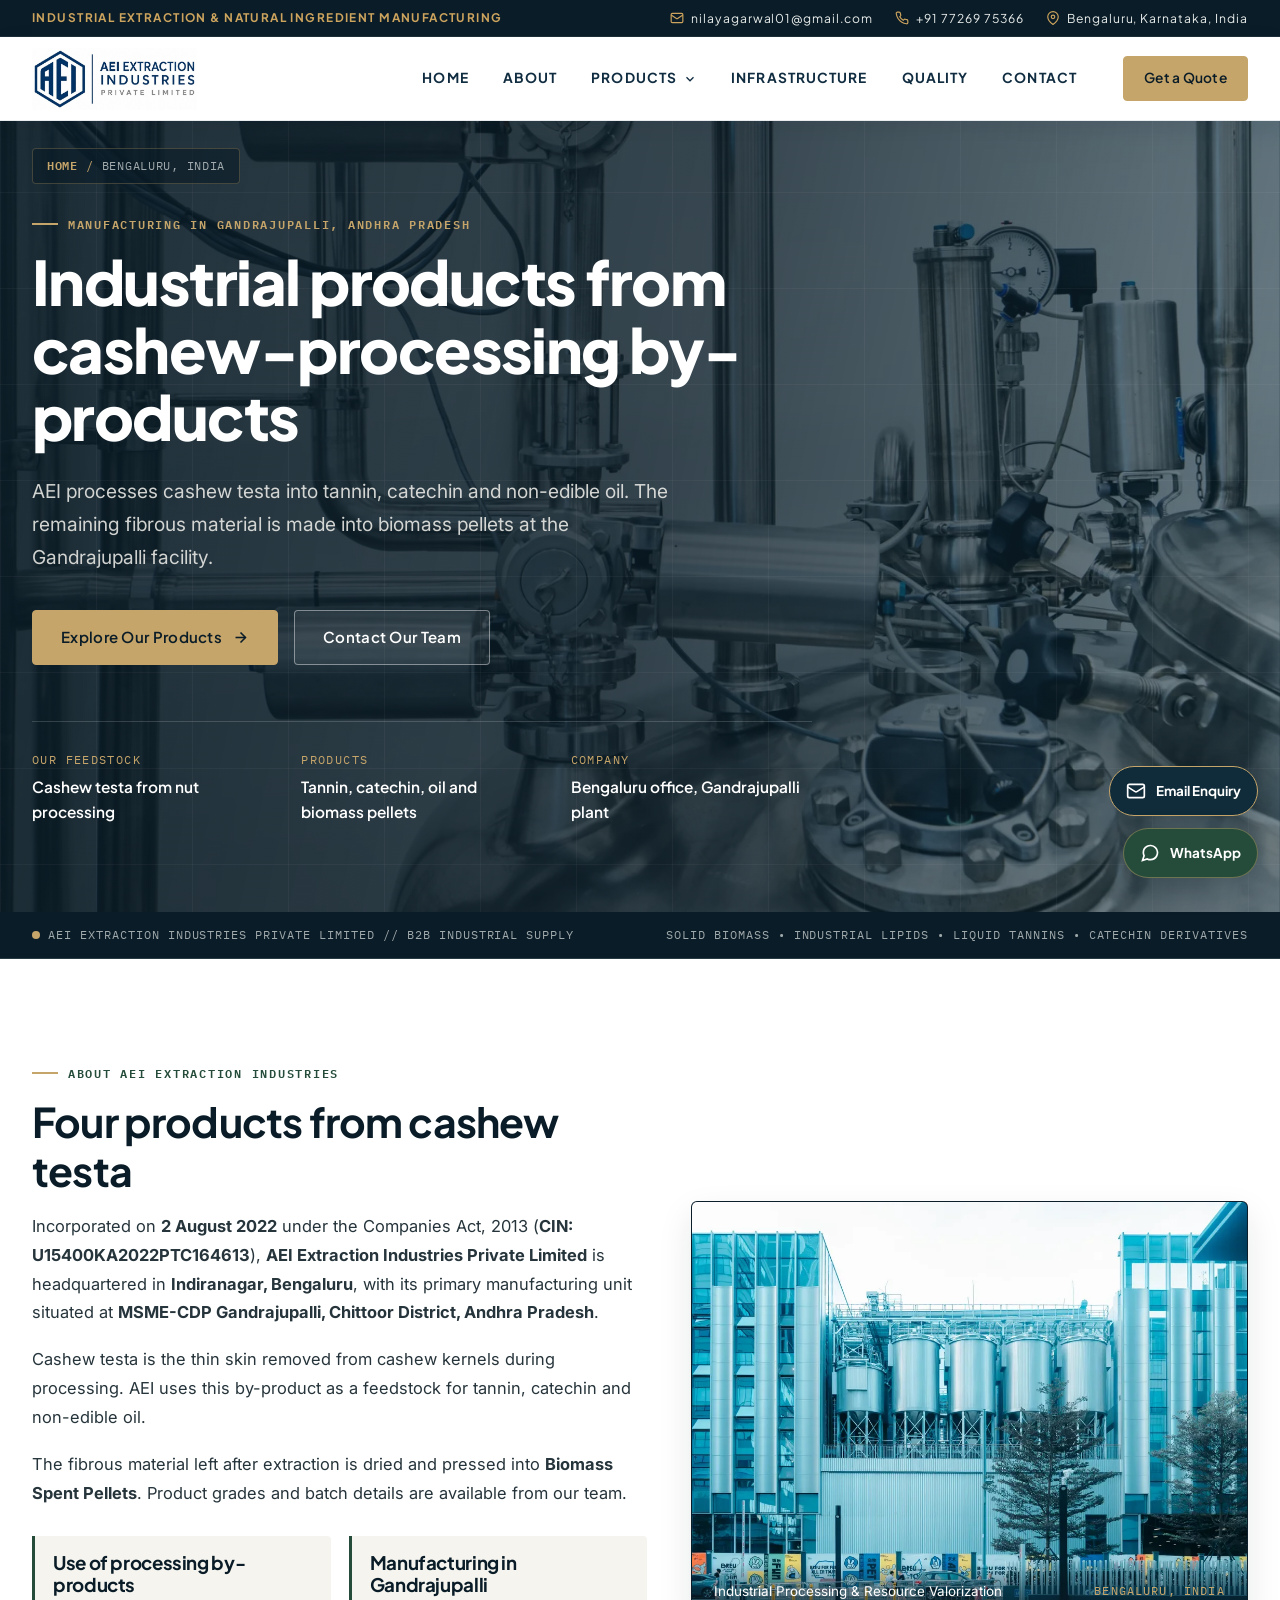
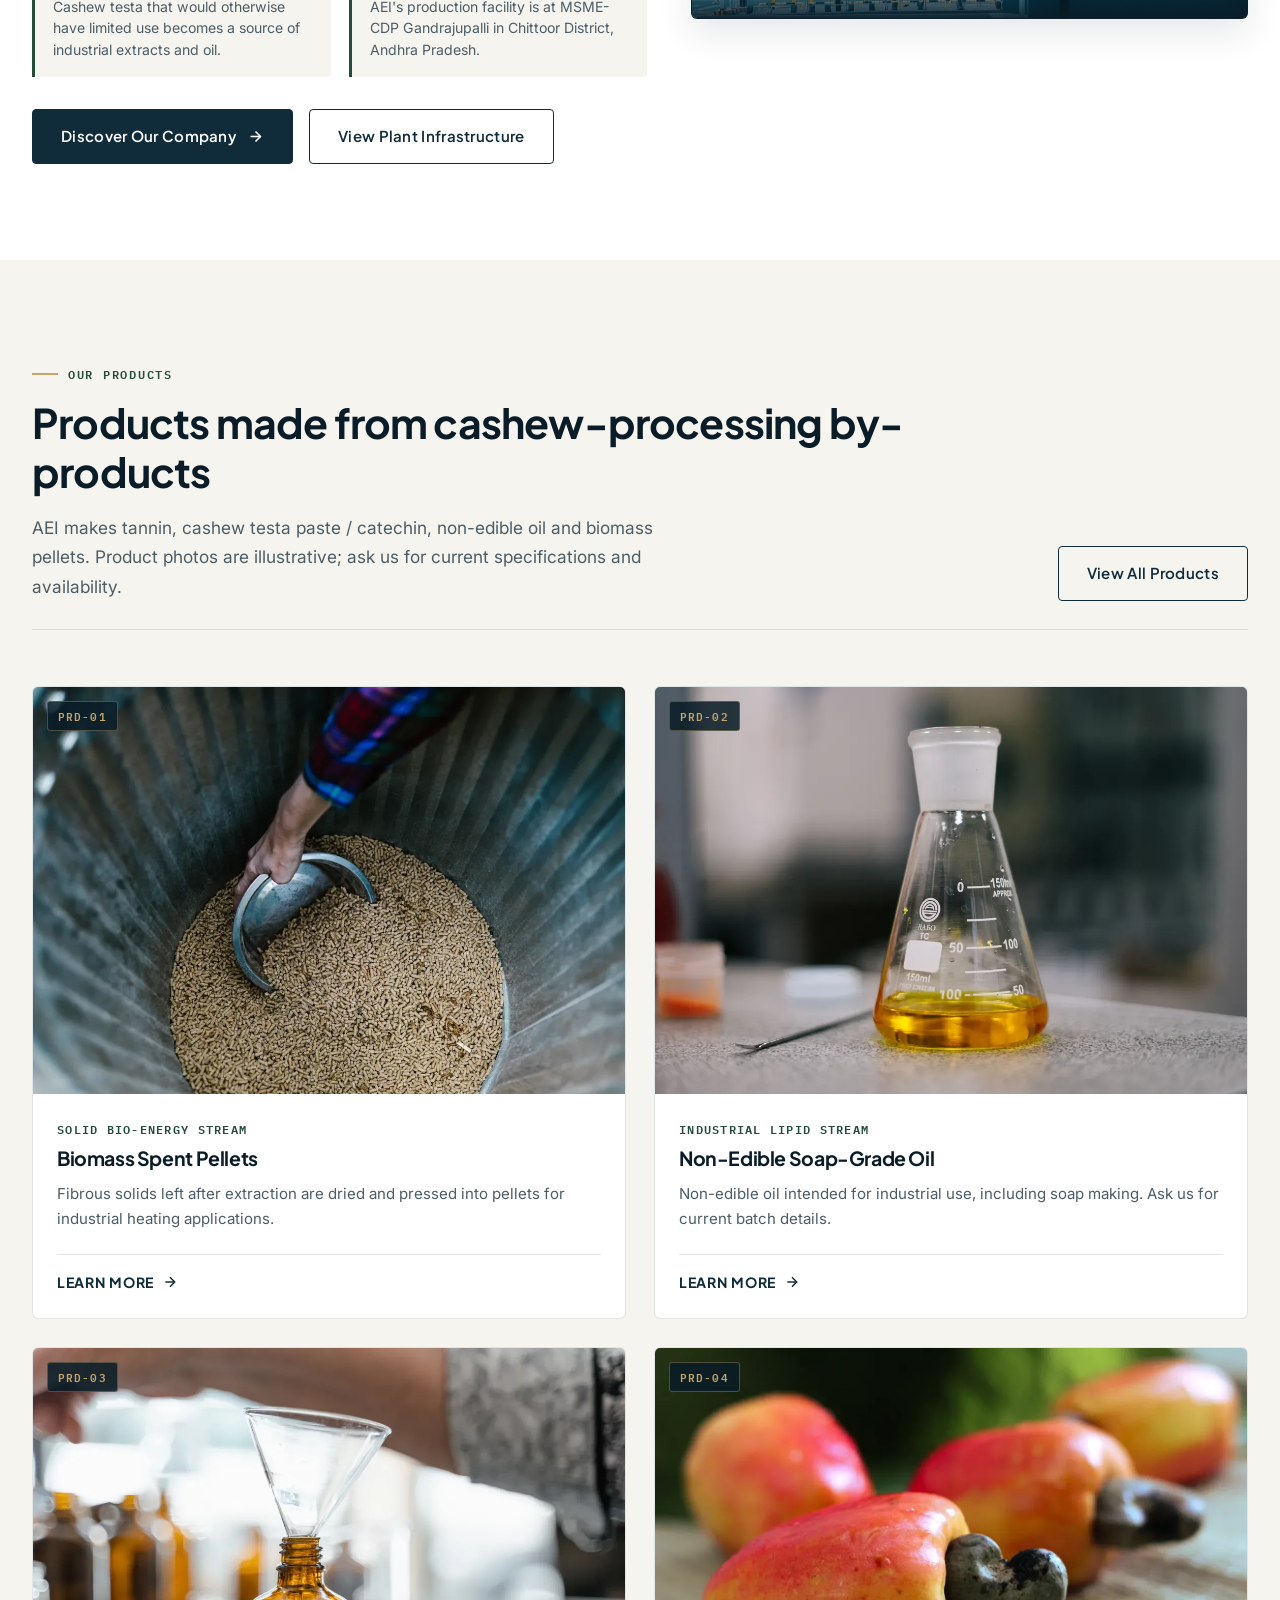
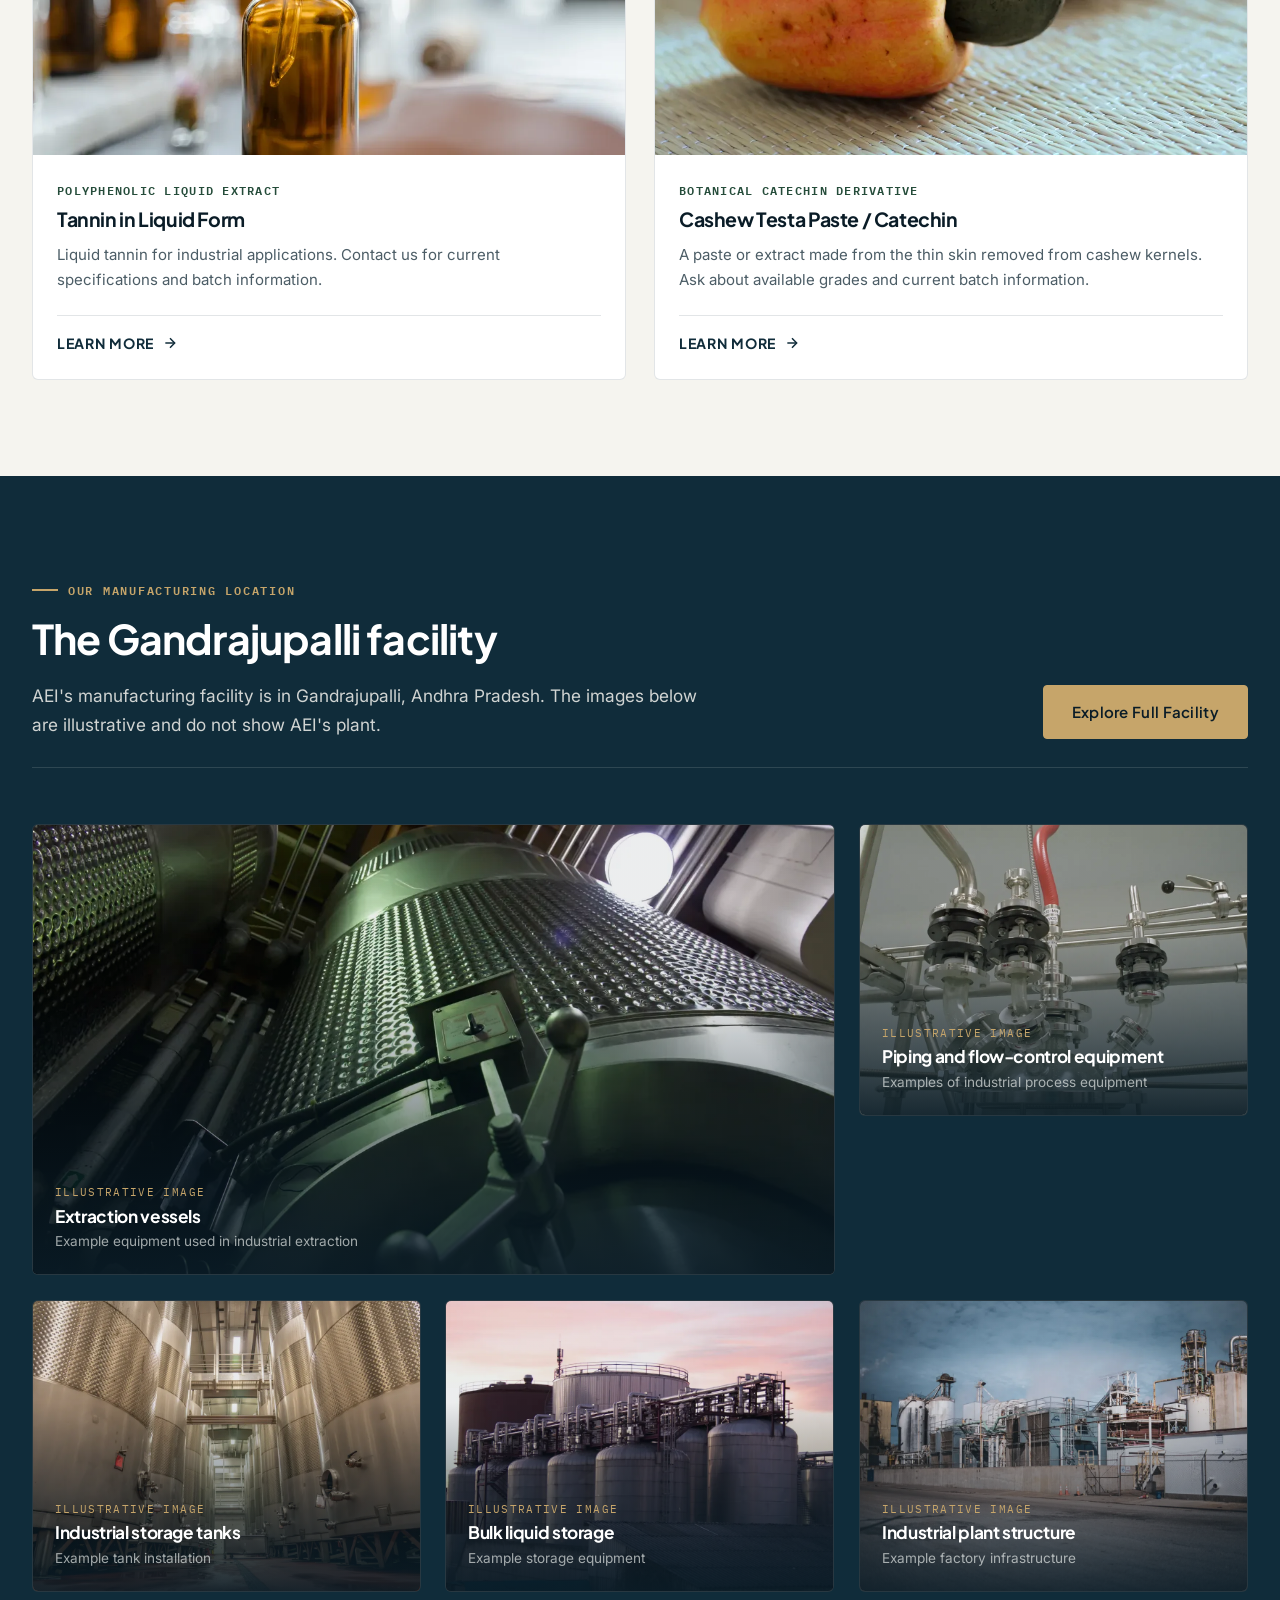
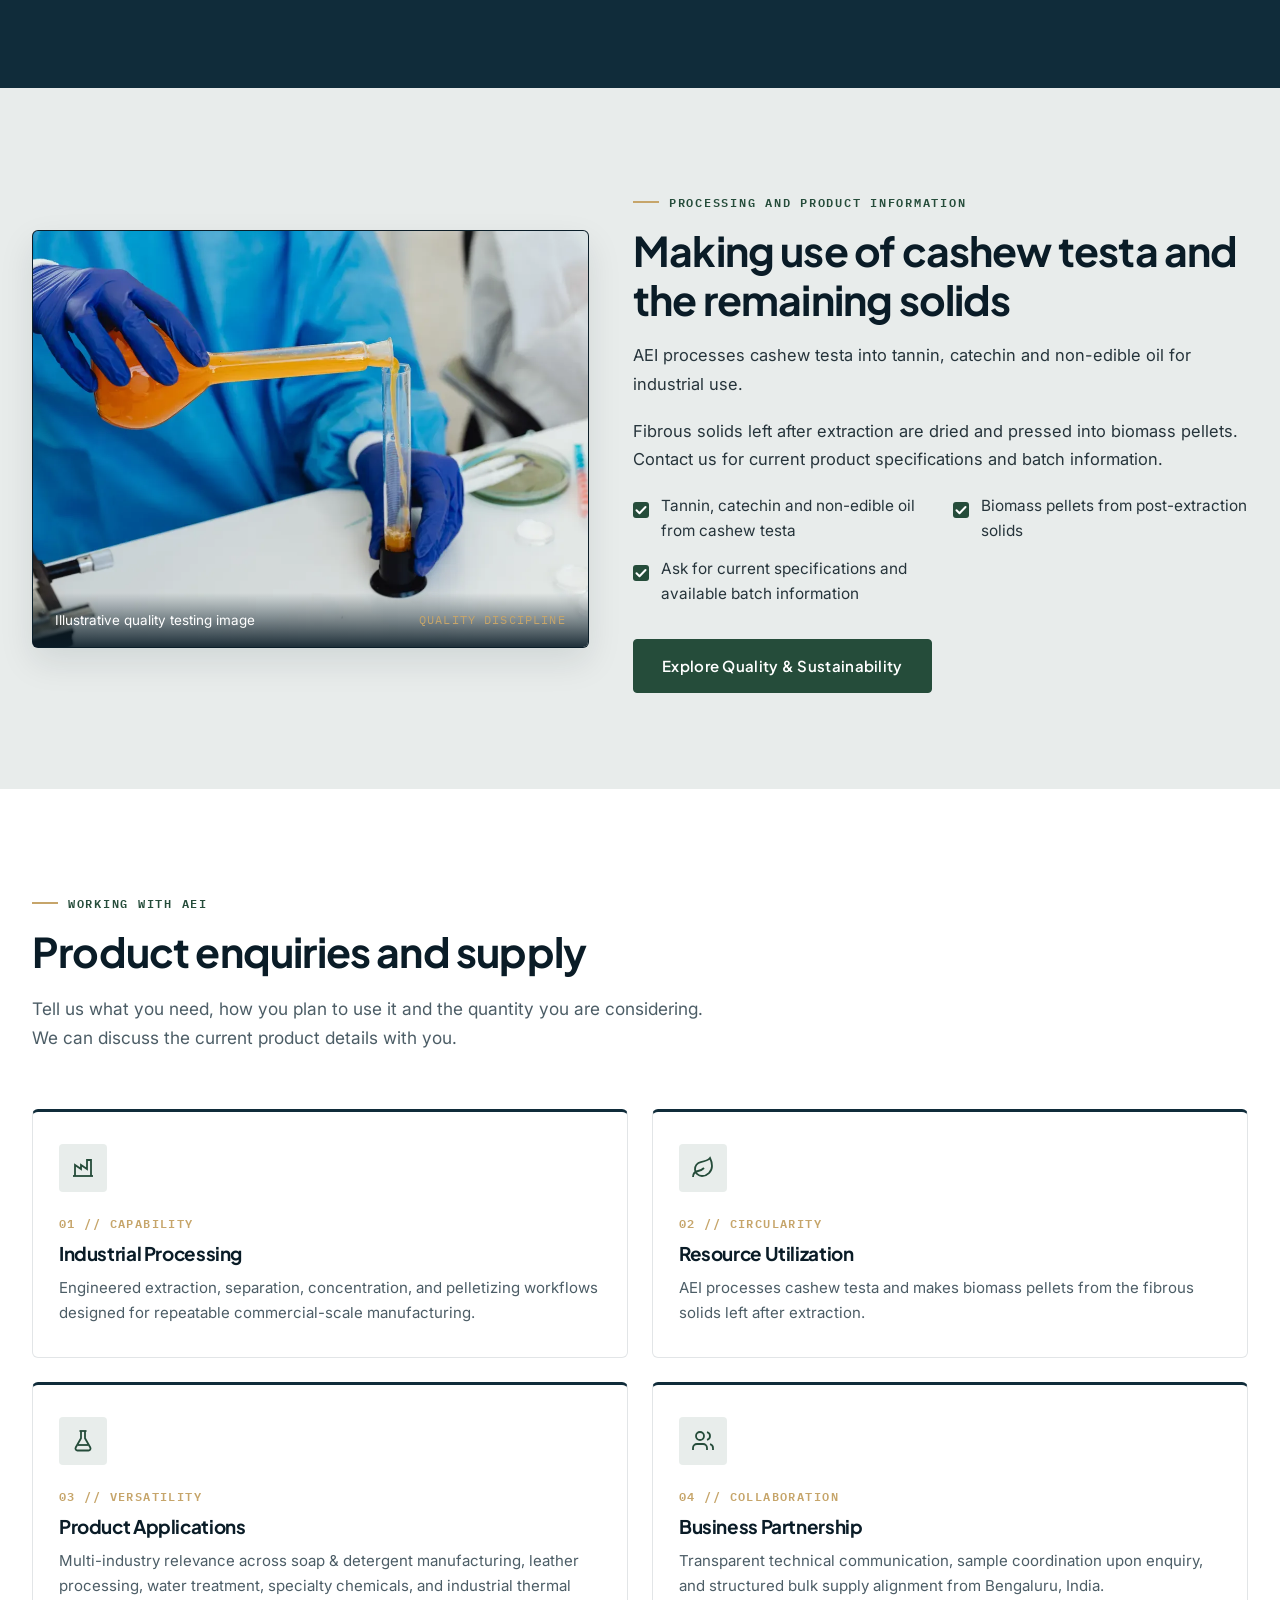
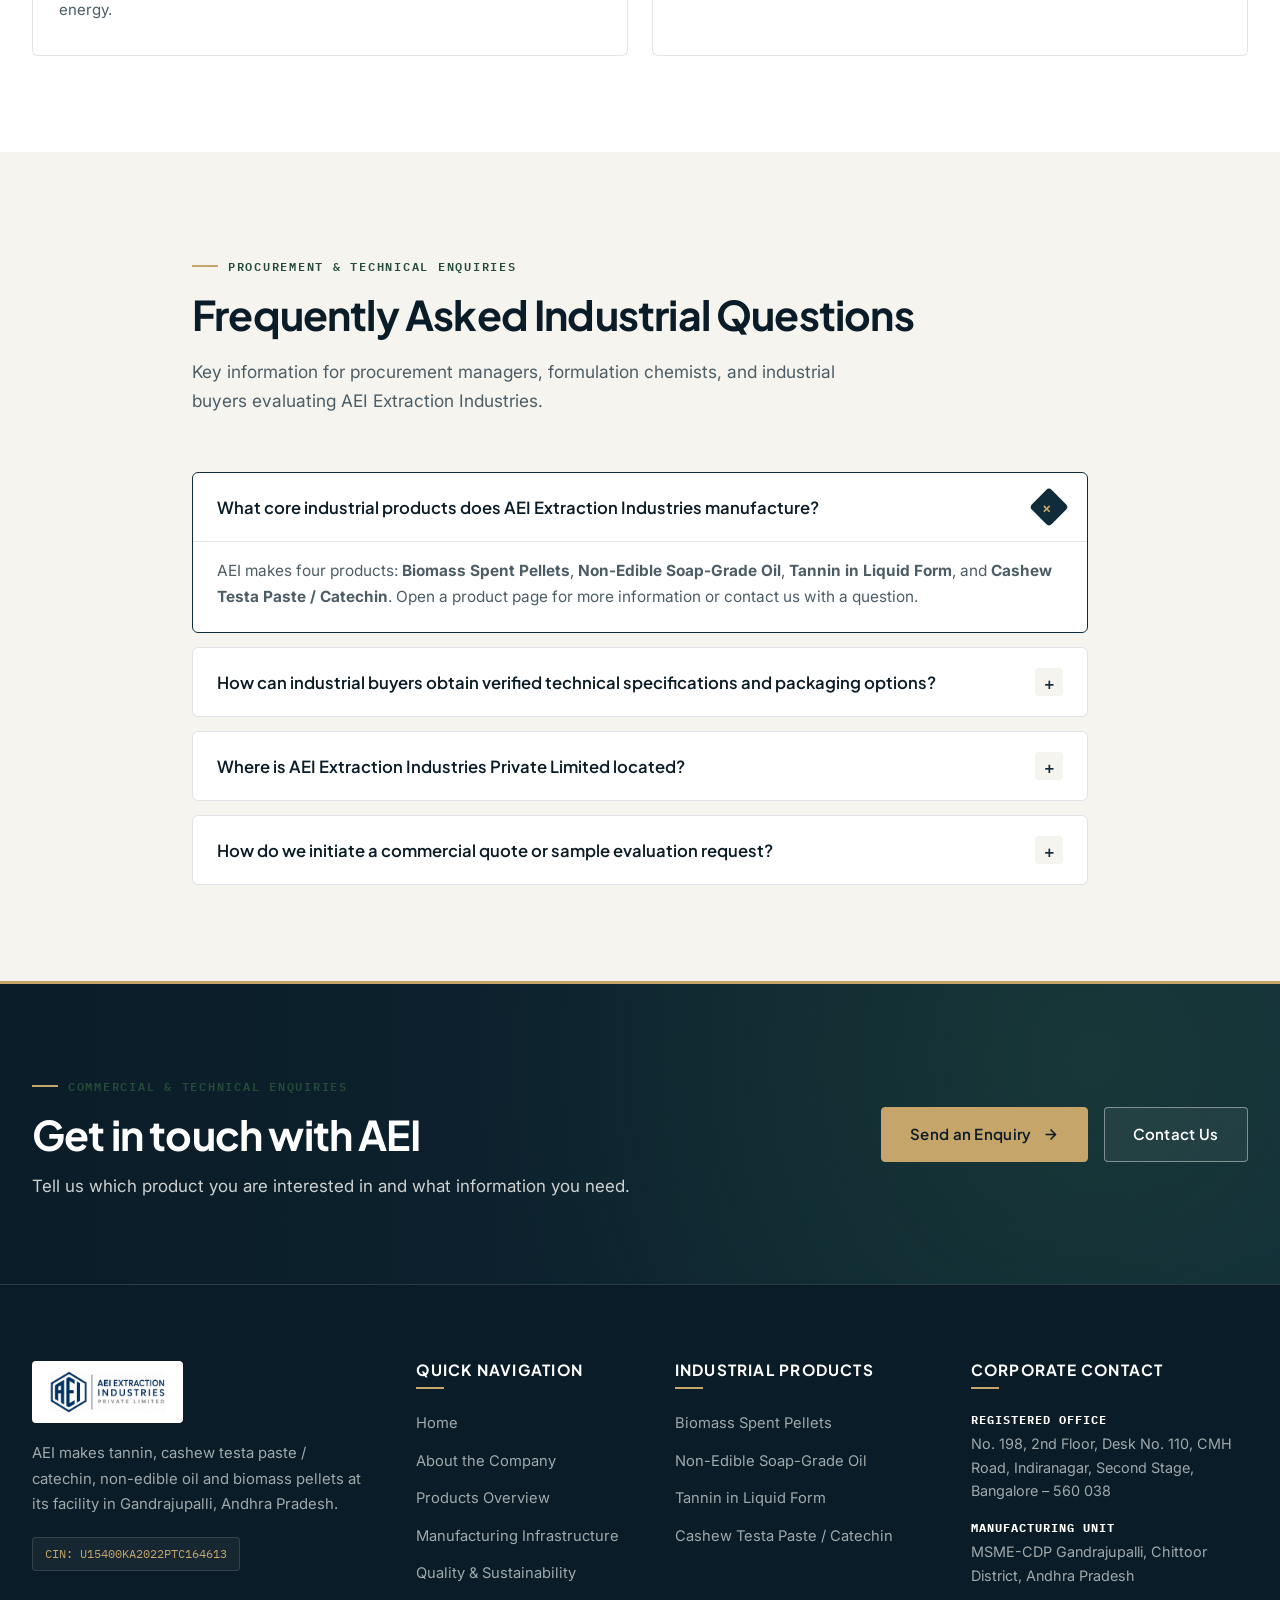
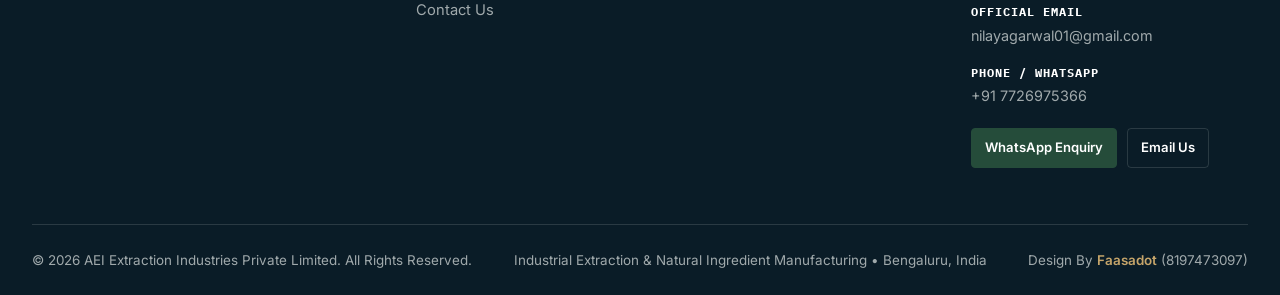
<file: index.html>
<!DOCTYPE html>
<html lang="en">
<head>
  <meta charset="UTF-8">
  <meta name="viewport" content="width=device-width, initial-scale=1.0">
  <link rel="preconnect" href="https://fonts.googleapis.com">
  <link rel="preconnect" href="https://fonts.gstatic.com" crossorigin>
  <link rel="stylesheet" href="https://fonts.googleapis.com/css2?family=IBM+Plex+Mono:wght@400;500;600&amp;family=Inter:wght@400;500;600;700&amp;family=Plus+Jakarta+Sans:wght@500;600;700;800&amp;display=swap">
  <title>Cashew Testa Products &amp; Industrial Extraction | AEI</title>
  <meta name="description" content="AEI manufactures tannin, catechin, soap-grade oil and biomass pellets from cashew testa at its Gandrajupalli facility in Andhra Pradesh, India.">
  <meta name="robots" content="index, follow">
  <meta name="theme-color" content="#0A1C27">
  <link rel="canonical" href="https://aeiextractionindustries.com/">

  <!-- Open Graph Metadata -->
  <meta property="og:type" content="website">
  <meta property="og:site_name" content="AEI Extraction Industries Private Limited">
  <meta property="og:title" content="Cashew Testa Products &amp; Industrial Extraction | AEI">
  <meta property="og:description" content="AEI manufactures tannin, catechin, soap-grade oil and biomass pellets from cashew testa at its Gandrajupalli facility in Andhra Pradesh, India.">
  <meta property="og:url" content="https://aeiextractionindustries.com/">
  <meta property="og:image" content="https://images.pexels.com/photos/33514501/pexels-photo-33514501.jpeg?auto=compress&cs=tinysrgb&fit=crop&h=627&w=1200">
  <meta name="twitter:card" content="summary_large_image">
  <meta name="twitter:title" content="Cashew Testa Products &amp; Industrial Extraction | AEI">
  <meta name="twitter:description" content="AEI manufactures tannin, catechin, soap-grade oil and biomass pellets from cashew testa at its Gandrajupalli facility in Andhra Pradesh, India.">
  <meta name="twitter:image" content="https://images.pexels.com/photos/33514501/pexels-photo-33514501.jpeg?auto=compress&amp;cs=tinysrgb&amp;fit=crop&amp;h=627&amp;w=1200">

  <script type="application/ld+json">
  {
    "@context": "https://schema.org",
    "@graph": [
      {
        "@type": "Organization",
        "@id": "https://aeiextractionindustries.com/#organization",
        "name": "AEI Extraction Industries Private Limited",
        "url": "https://aeiextractionindustries.com/",
        "logo": "https://aeiextractionindustries.com/assets/logo/aei-logo.webp",
        "email": "nilayagarwal01@gmail.com",
        "telephone": "+91 77269 75366"
      },
      {
        "@type": "WebSite",
        "@id": "https://aeiextractionindustries.com/#website",
        "url": "https://aeiextractionindustries.com/",
        "name": "AEI Extraction Industries Private Limited",
        "publisher": { "@id": "https://aeiextractionindustries.com/#organization" },
        "inLanguage": "en"
      },
      {
        "@type": "WebPage",
        "@id": "https://aeiextractionindustries.com/#webpage",
        "url": "https://aeiextractionindustries.com/",
        "name": "Cashew Testa Products & Industrial Extraction | AEI",
        "description": "AEI manufactures tannin, catechin, soap-grade oil and biomass pellets from cashew testa at its Gandrajupalli facility in Andhra Pradesh, India.",
        "isPartOf": { "@id": "https://aeiextractionindustries.com/#website" },
        "about": { "@id": "https://aeiextractionindustries.com/#organization" },
        "inLanguage": "en"
      }
    ]
  }
  </script>

  <!-- Favicon & Stylesheets -->
  <link rel="icon" type="image/svg+xml" href="assets/logo/favicon.svg">
  <link rel="stylesheet" href="css/style.css">
  <link rel="stylesheet" href="css/responsive.css">
  <link rel="stylesheet" href="css/animations.css">
</head>
<body>
  <a href="#main-content" class="skip-link">Skip to main content</a>

  <!-- =====================================================================
       SECTION 1: STICKY CORPORATE HEADER (WITH TOPBAR & REAL LOGO BADGE)
       ===================================================================== -->
  <header class="site-header" role="banner">
    <!-- Top Utility Bar (Matching Reference Screenshot 2) -->
    <div class="header-topbar">
      <div class="container header-topbar-inner">
        <span class="header-topbar-tag">Industrial Extraction &amp; Natural Ingredient Manufacturing</span>
        <div class="header-topbar-contacts">
          <a href="mailto:nilayagarwal01@gmail.com" class="header-topbar-item" title="Official Email">
            <svg viewBox="0 0 24 24" fill="none" stroke="currentColor" stroke-width="2" aria-hidden="true"><rect x="2" y="4" width="20" height="16" rx="2"></rect><path d="m22 7-8.97 5.7a1.94 1.94 0 0 1-2.06 0L2 7"></path></svg>
            <span>nilayagarwal01@gmail.com</span>
          </a>
          <a href="https://wa.me/917726975366?text=Hello%20AEI%20Extraction%20Industries" target="_blank" rel="noopener noreferrer" class="header-topbar-item" title="Phone &amp; WhatsApp">
            <svg viewBox="0 0 24 24" fill="none" stroke="currentColor" stroke-width="2" aria-hidden="true"><path d="M22 16.92v3a2 2 0 0 1-2.18 2 19.79 19.79 0 0 1-8.63-3.07 19.5 19.5 0 0 1-6-6 19.79 19.79 0 0 1-3.07-8.67A2 2 0 0 1 4.11 2h3a2 2 0 0 1 2 1.72 12.84 12.84 0 0 0 .7 2.81 2 2 0 0 1-.45 2.11L8.09 9.91a16 16 0 0 0 6 6l1.27-1.27a2 2 0 0 1 2.11-.45 12.84 12.84 0 0 0 2.81.7A2 2 0 0 1 22 16.92z"></path></svg>
            <span>+91 77269 75366</span>
          </a>
          <span class="header-topbar-item" title="Corporate Location">
            <svg viewBox="0 0 24 24" fill="none" stroke="currentColor" stroke-width="2" aria-hidden="true"><path d="M21 10c0 7-9 13-9 13s-9-6-9-13a9 9 0 0 1 18 0z"></path><circle cx="12" cy="10" r="3"></circle></svg>
            <span>Bengaluru, Karnataka, India</span>
          </span>
        </div>
      </div>
    </div>

    <!-- Main Navigation Bar (Pure White Background Seamless with Logo) -->
    <div class="header-nav-bar">
      <div class="container header-inner">
        <a href="/" class="brand-logo" aria-label="AEI Extraction Industries Private Limited — Home">
          <img src="assets/logo/aei-logo.webp" alt="AEI Extraction Industries Private Limited" class="brand-logo-img" width="220" height="50">
        </a>

        <button type="button" class="mobile-nav-toggle" aria-label="Toggle navigation menu" aria-expanded="false" aria-controls="primary-navigation">
          <span class="hamburger-bars" aria-hidden="true">
            <span></span>
            <span></span>
            <span></span>
          </span>
        </button>

        <nav id="primary-navigation" class="primary-nav" aria-label="Primary Navigation">
          <ul class="nav-list">
            <li class="nav-item">
              <a href="/" class="nav-link">Home</a>
            </li>
            <li class="nav-item">
              <a href="/about/" class="nav-link">About</a>
            </li>
            <li class="nav-item nav-item--dropdown">
              <a href="/products/" class="nav-link dropdown-toggle-btn" aria-haspopup="true" aria-expanded="false">
                Products
                <svg class="dropdown-chevron" viewBox="0 0 24 24" fill="none" stroke="currentColor" stroke-width="2.2" aria-hidden="true">
                  <polyline points="6 9 12 15 18 9"></polyline>
                </svg>
              </a>
              <div class="dropdown-menu" role="menu" aria-label="Industrial Products">
                <div class="dropdown-header">Industrial Extraction Portfolio</div>
                <a href="/products/biomass-pellets" class="dropdown-link" role="menuitem">
                  <span>
                    <span class="dropdown-link-title">Biomass Spent Pellets</span>
                    <span class="dropdown-link-meta">Densified agro-industrial solid fuel</span>
                  </span>
                  <span class="dropdown-code">PRD-01</span>
                </a>
                <a href="/products/soap-grade-oil" class="dropdown-link" role="menuitem">
                  <span>
                    <span class="dropdown-link-title">Non-Edible Soap-Grade Oil</span>
                    <span class="dropdown-link-meta">Non-edible oil for soap making</span>
                  </span>
                  <span class="dropdown-code">PRD-02</span>
                </a>
                <a href="/products/tannin" class="dropdown-link" role="menuitem">
                  <span>
                    <span class="dropdown-link-title">Tannin in Liquid Form</span>
                    <span class="dropdown-link-meta">Liquid tannin for industrial use</span>
                  </span>
                  <span class="dropdown-code">PRD-03</span>
                </a>
                <a href="/products/cashew-catechin" class="dropdown-link" role="menuitem">
                  <span>
                    <span class="dropdown-link-title">Cashew Testa Paste / Catechin</span>
                    <span class="dropdown-link-meta">Paste or extract made from cashew testa</span>
                  </span>
                  <span class="dropdown-code">PRD-04</span>
                </a>
                <div class="dropdown-footer">
                  <a href="/products/" class="dropdown-all-link">
                    <span>View Complete Products Overview</span>
                    <span aria-hidden="true">&rarr;</span>
                  </a>
                </div>
              </div>
            </li>
            <li class="nav-item">
              <a href="/infrastructure/" class="nav-link">Infrastructure</a>
            </li>
            <li class="nav-item">
              <a href="/quality/" class="nav-link">Quality</a>
            </li>
            <li class="nav-item">
              <a href="/contact/" class="nav-link">Contact</a>
            </li>
          </ul>

          <div class="header-cta">
            <a href="/contact/#quote-enquiry" class="btn btn--gold btn--sm">Get a Quote</a>
          </div>
        </nav>
      </div>
    </div>
    <div class="mobile-backdrop" aria-hidden="true"></div>
  </header>

  <main id="main-content">
    <!-- =====================================================================
         SECTION 2: HERO BANNER
         ===================================================================== -->
    <section class="hero" aria-labelledby="hero-heading">
      <div class="hero-media">
        <img
          src="assets/gallery/hero-industrial-factory.webp"
          data-local-src="assets/gallery/hero-industrial-factory.webp"
          alt="Stainless steel industrial extraction machinery and piping inside a modern manufacturing facility"
          width="1920"
          height="1080"
          fetchpriority="high"
          class="hero-animate-bg">
      </div>
      <div class="hero-overlay" aria-hidden="true"></div>
      <div class="hero-grid-lines" aria-hidden="true"></div>

      <div class="container">
        <div class="hero-content">
          <nav class="breadcrumb hero-animate-1" aria-label="Breadcrumb">
            <ol class="breadcrumb-list">
              <li class="breadcrumb-item" aria-current="page">Home</li>
              <li class="breadcrumb-item">Bengaluru, India</li>
            </ol>
          </nav>

          <span class="eyebrow hero-animate-1">Manufacturing in Gandrajupalli, Andhra Pradesh</span>

          <h1 id="hero-heading" class="hero-title hero-animate-2">
            Industrial products from cashew-processing by-products
          </h1>

          <p class="hero-description hero-animate-3">
            AEI processes cashew testa into tannin, catechin and non-edible oil. The remaining fibrous material is made into biomass pellets at the Gandrajupalli facility.
          </p>

          <div class="btn-group hero-animate-4">
            <a href="/products/" class="btn btn--gold">
              Explore Our Products
              <svg viewBox="0 0 24 24" fill="none" stroke="currentColor" stroke-width="2.2" aria-hidden="true">
                <line x1="5" y1="12" x2="19" y2="12"></line>
                <polyline points="12 5 19 12 12 19"></polyline>
              </svg>
            </a>
            <a href="/contact/" class="btn btn--outline-light">
              Contact Our Team
            </a>
          </div>

          <div class="hero-pillars hero-animate-4">
            <div>
              <p class="hero-pillar-label">Our feedstock</p>
              <p class="hero-pillar-text">Cashew testa from nut processing</p>
            </div>
            <div>
              <p class="hero-pillar-label">Products</p>
              <p class="hero-pillar-text">Tannin, catechin, oil and biomass pellets</p>
            </div>
            <div>
              <p class="hero-pillar-label">Company</p>
              <p class="hero-pillar-text">Bengaluru office, Gandrajupalli plant</p>
            </div>
          </div>
        </div>
      </div>
    </section>

    <!-- Context Strip -->
    <div class="home-context-bar">
      <div class="container home-context-inner">
        <span class="home-context-tag">
          <span class="status-dot" aria-hidden="true"></span>
          AEI EXTRACTION INDUSTRIES PRIVATE LIMITED // B2B INDUSTRIAL SUPPLY
        </span>
        <span>SOLID BIOMASS &bull; INDUSTRIAL LIPIDS &bull; LIQUID TANNINS &bull; CATECHIN DERIVATIVES</span>
      </div>
    </div>

    <!-- =====================================================================
         SECTION 3: COMPANY INTRODUCTION
         ===================================================================== -->
    <section class="section section--white" aria-labelledby="intro-heading">
      <div class="container">
        <div class="split-grid">
          <div data-reveal="fade-right">
            <span class="eyebrow">About AEI Extraction Industries</span>
            <h2 id="intro-heading" class="section-title">Four products from cashew testa</h2>
            <div class="prose">
              <p>
                Incorporated on <strong>2 August 2022</strong> under the Companies Act, 2013 (<strong>CIN: U15400KA2022PTC164613</strong>), <strong>AEI Extraction Industries Private Limited</strong> is headquartered in <strong>Indiranagar, Bengaluru</strong>, with its primary manufacturing unit situated at <strong>MSME-CDP Gandrajupalli, Chittoor District, Andhra Pradesh</strong>.
              </p>
              <p>
                Cashew testa is the thin skin removed from cashew kernels during processing. AEI uses this by-product as a feedstock for tannin, catechin and non-edible oil.
              </p>
              <p>
                The fibrous material left after extraction is dried and pressed into <strong>Biomass Spent Pellets</strong>. Product grades and batch details are available from our team.
              </p>
            </div>

            <div class="highlight-list">
              <div class="highlight-item">
                <h3>Use of processing by-products</h3>
                <p>Cashew testa that would otherwise have limited use becomes a source of industrial extracts and oil.</p>
              </div>
              <div class="highlight-item">
                <h3>Manufacturing in Gandrajupalli</h3>
                <p>AEI's production facility is at MSME-CDP Gandrajupalli in Chittoor District, Andhra Pradesh.</p>
              </div>
            </div>

            <div class="btn-group" style="margin-top: 32px;">
              <a href="/about/" class="btn btn--navy">
                Discover Our Company
                <svg viewBox="0 0 24 24" fill="none" stroke="currentColor" stroke-width="2.2" aria-hidden="true">
                  <line x1="5" y1="12" x2="19" y2="12"></line>
                  <polyline points="12 5 19 12 12 19"></polyline>
                </svg>
              </a>
              <a href="/infrastructure/" class="btn btn--outline-navy">View Plant Infrastructure</a>
            </div>
          </div>

          <div data-reveal="fade-left">
            <figure class="industrial-frame">
              <img
                src="assets/gallery/about-manufacturing-facility.webp"
                data-local-src="assets/gallery/about-manufacturing-facility.webp"
                alt="Modern industrial manufacturing plant exterior with steel processing silos and engineering structures"
                width="1280"
                height="800"
                loading="lazy">
              <figcaption class="frame-caption">
                <span>Industrial Processing &amp; Resource Valorization</span>
                <span class="frame-caption-code">BENGALURU, INDIA</span>
              </figcaption>
            </figure>
          </div>
        </div>
      </div>
    </section>

    <!-- =====================================================================
         SECTION 4: PRODUCTS PORTFOLIO (4 DEDICATED PRODUCT CARDS)
         ===================================================================== -->
    <section class="section section--offwhite" aria-labelledby="products-heading">
      <div class="container">
        <div class="section-header--split" data-reveal="fade-up">
          <div>
            <span class="eyebrow">Our products</span>
            <h2 id="products-heading" class="section-title">Products made from cashew-processing by-products</h2>
            <p class="section-subtitle">
              AEI makes tannin, cashew testa paste / catechin, non-edible oil and biomass pellets. Product photos are illustrative; ask us for current specifications and availability.
            </p>
          </div>
          <a href="/products/" class="btn btn--outline-navy">View All Products</a>
        </div>

        <div class="products-grid products-grid--four">
          <!-- Card 1: Biomass Spent Pellets -->
          <article class="product-card" data-reveal="fade-up" data-delay="1">
            <a href="/products/biomass-pellets" class="product-card-media" aria-label="Biomass Spent Pellets">
              <img
                src="assets/gallery/biomass-pellets.webp"
                data-local-src="assets/gallery/biomass-pellets.webp"
                alt="Compressed cylindrical brown biomass spent pellets in an industrial steel container"
                width="1200"
                height="800"
                loading="lazy">
              <span class="product-card-badge">PRD-01</span>
            </a>
            <div class="product-card-body">
              <span class="product-card-category">Solid Bio-Energy Stream</span>
              <h3 class="product-card-title">
                <a href="/products/biomass-pellets">Biomass Spent Pellets</a>
              </h3>
              <p class="product-card-desc">
                Fibrous solids left after extraction are dried and pressed into pellets for industrial heating applications.
              </p>
              <div class="product-card-footer">
                <a href="/products/biomass-pellets" class="product-card-link">
                  Learn More
                  <svg viewBox="0 0 24 24" fill="none" stroke="currentColor" stroke-width="2.2" aria-hidden="true">
                    <line x1="5" y1="12" x2="19" y2="12"></line>
                    <polyline points="12 5 19 12 12 19"></polyline>
                  </svg>
                </a>
              </div>
            </div>
          </article>

          <!-- Card 2: Non-Edible Soap-Grade Oil -->
          <article class="product-card" data-reveal="fade-up" data-delay="2">
            <a href="/products/soap-grade-oil" class="product-card-media" aria-label="Non-Edible Soap-Grade Oil">
              <img
                src="assets/gallery/soap-grade-oil.webp"
                data-local-src="assets/gallery/soap-grade-oil.webp"
                alt="Extracted golden industrial non-edible soap-grade oil in a glass laboratory flask"
                width="1200"
                height="800"
                loading="lazy">
              <span class="product-card-badge">PRD-02</span>
            </a>
            <div class="product-card-body">
              <span class="product-card-category">Industrial Lipid Stream</span>
              <h3 class="product-card-title">
                <a href="/products/soap-grade-oil">Non-Edible Soap-Grade Oil</a>
              </h3>
              <p class="product-card-desc">
                Non-edible oil intended for industrial use, including soap making. Ask us for current batch details.
              </p>
              <div class="product-card-footer">
                <a href="/products/soap-grade-oil" class="product-card-link">
                  Learn More
                  <svg viewBox="0 0 24 24" fill="none" stroke="currentColor" stroke-width="2.2" aria-hidden="true">
                    <line x1="5" y1="12" x2="19" y2="12"></line>
                    <polyline points="12 5 19 12 12 19"></polyline>
                  </svg>
                </a>
              </div>
            </div>
          </article>

          <!-- Card 3: Tannin in Liquid Form -->
          <article class="product-card" data-reveal="fade-up" data-delay="3">
            <a href="/products/tannin" class="product-card-media" aria-label="Tannin in Liquid Form">
              <img
                src="assets/gallery/liquid-tannin.webp"
                data-local-src="assets/gallery/liquid-tannin.webp"
                alt="Dark amber liquid tannin extract with laboratory glass funnel and amber bottle"
                width="1200"
                height="800"
                loading="lazy">
              <span class="product-card-badge">PRD-03</span>
            </a>
            <div class="product-card-body">
              <span class="product-card-category">Polyphenolic Liquid Extract</span>
              <h3 class="product-card-title">
                <a href="/products/tannin">Tannin in Liquid Form</a>
              </h3>
              <p class="product-card-desc">
                Liquid tannin for industrial applications. Contact us for current specifications and batch information.
              </p>
              <div class="product-card-footer">
                <a href="/products/tannin" class="product-card-link">
                  Learn More
                  <svg viewBox="0 0 24 24" fill="none" stroke="currentColor" stroke-width="2.2" aria-hidden="true">
                    <line x1="5" y1="12" x2="19" y2="12"></line>
                    <polyline points="12 5 19 12 12 19"></polyline>
                  </svg>
                </a>
              </div>
            </div>
          </article>

          <!-- Card 4: Cashew Testa Paste / Catechin -->
          <article class="product-card" data-reveal="fade-up" data-delay="4">
            <a href="/products/cashew-catechin" class="product-card-media" aria-label="Cashew Testa Paste / Catechin">
              <img
                src="assets/gallery/cashew-catechin.webp"
                data-local-src="assets/gallery/cashew-catechin.webp"
                alt="Raw cashew harvest feedstock utilized for cashew testa paste and catechin extraction"
                width="1200"
                height="800"
                loading="lazy">
              <span class="product-card-badge">PRD-04</span>
            </a>
            <div class="product-card-body">
              <span class="product-card-category">Botanical Catechin Derivative</span>
              <h3 class="product-card-title">
                <a href="/products/cashew-catechin">Cashew Testa Paste / Catechin</a>
              </h3>
              <p class="product-card-desc">
                A paste or extract made from the thin skin removed from cashew kernels. Ask about available grades and current batch information.
              </p>
              <div class="product-card-footer">
                <a href="/products/cashew-catechin" class="product-card-link">
                  Learn More
                  <svg viewBox="0 0 24 24" fill="none" stroke="currentColor" stroke-width="2.2" aria-hidden="true">
                    <line x1="5" y1="12" x2="19" y2="12"></line>
                    <polyline points="12 5 19 12 12 19"></polyline>
                  </svg>
                </a>
              </div>
            </div>
          </article>
        </div>
      </div>
    </section>

    <!-- =====================================================================
         SECTION 5: MANUFACTURING INFRASTRUCTURE GALLERY
         ===================================================================== -->
    <section class="section section--navy" aria-labelledby="infra-heading">
      <div class="container">
        <div class="section-header--split" data-reveal="fade-up">
          <div>
            <span class="eyebrow">Our manufacturing location</span>
            <h2 id="infra-heading" class="section-title">The Gandrajupalli facility</h2>
            <p class="section-subtitle">
              AEI's manufacturing facility is in Gandrajupalli, Andhra Pradesh. The images below are illustrative and do not show AEI's plant.
            </p>
          </div>
          <a href="/infrastructure/" class="btn btn--gold">Explore Full Facility</a>
        </div>

        <div class="gallery-grid">
          <div class="gallery-card gallery-card--wide" data-lightbox data-reveal="fade-up" data-delay="1">
            <img
              src="assets/gallery/extraction-processing.webp"
              data-local-src="assets/gallery/extraction-processing.webp"
              alt="Large vertical stainless steel industrial extraction vessels inside a processing plant"
              width="1200"
              height="800"
              loading="lazy">
            <span class="gallery-zoom-hint" aria-hidden="true">+</span>
            <div class="gallery-card-overlay">
              <span class="gallery-card-tag">Illustrative image</span>
              <h3 class="gallery-card-title">Extraction vessels</h3>
              <p class="gallery-card-sub">Example equipment used in industrial extraction</p>
            </div>
          </div>

          <div class="gallery-card" data-lightbox data-reveal="fade-up" data-delay="2">
            <img
              src="assets/gallery/industrial-machinery.webp"
              data-local-src="assets/gallery/industrial-machinery.webp"
              alt="Stainless steel industrial process piping and precision control valves"
              width="1200"
              height="800"
              loading="lazy">
            <span class="gallery-zoom-hint" aria-hidden="true">+</span>
            <div class="gallery-card-overlay">
              <span class="gallery-card-tag">Illustrative image</span>
              <h3 class="gallery-card-title">Piping and flow-control equipment</h3>
              <p class="gallery-card-sub">Examples of industrial process equipment</p>
            </div>
          </div>

          <div class="gallery-card" data-lightbox data-reveal="fade-up" data-delay="1">
            <img
              src="assets/gallery/manufacturing-production.webp"
              data-local-src="assets/gallery/manufacturing-production.webp"
              alt="Row of stainless steel industrial tanks along a production facility corridor"
              width="1200"
              height="800"
              loading="lazy">
            <span class="gallery-zoom-hint" aria-hidden="true">+</span>
            <div class="gallery-card-overlay">
              <span class="gallery-card-tag">Illustrative image</span>
              <h3 class="gallery-card-title">Industrial storage tanks</h3>
              <p class="gallery-card-sub">Example tank installation</p>
            </div>
          </div>

          <div class="gallery-card" data-lightbox data-reveal="fade-up" data-delay="2">
            <img
              src="assets/gallery/industrial-storage-tanks.webp"
              data-local-src="assets/gallery/industrial-storage-tanks.webp"
              alt="Large stainless steel industrial bulk storage tanks with transfer pipelines"
              width="1200"
              height="800"
              loading="lazy">
            <span class="gallery-zoom-hint" aria-hidden="true">+</span>
            <div class="gallery-card-overlay">
              <span class="gallery-card-tag">Illustrative image</span>
              <h3 class="gallery-card-title">Bulk liquid storage</h3>
              <p class="gallery-card-sub">Example storage equipment</p>
            </div>
          </div>

          <div class="gallery-card" data-lightbox data-reveal="fade-up" data-delay="3">
            <img
              src="assets/gallery/factory-infrastructure.webp"
              data-local-src="assets/gallery/factory-infrastructure.webp"
              alt="Heavy steel industrial plant structure and utility engineering infrastructure"
              width="1200"
              height="800"
              loading="lazy">
            <span class="gallery-zoom-hint" aria-hidden="true">+</span>
            <div class="gallery-card-overlay">
              <span class="gallery-card-tag">Illustrative image</span>
              <h3 class="gallery-card-title">Industrial plant structure</h3>
              <p class="gallery-card-sub">Example factory infrastructure</p>
            </div>
          </div>
        </div>
      </div>
    </section>

    <!-- =====================================================================
         SECTION 6: QUALITY & SUSTAINABILITY
         ===================================================================== -->
    <section class="section section--lightgrey" aria-labelledby="quality-heading">
      <div class="container">
        <div class="split-grid split-grid--reverse">
          <div data-reveal="fade-right">
            <figure class="industrial-frame">
              <img
                src="assets/gallery/quality-control.webp"
                data-local-src="assets/gallery/quality-control.webp"
                alt="Laboratory analyst pouring amber industrial extract sample into testing vial for quality evaluation"
                width="1200"
                height="800"
                loading="lazy">
              <figcaption class="frame-caption">
                <span>Illustrative quality testing image</span>
                <span class="frame-caption-code">QUALITY DISCIPLINE</span>
              </figcaption>
            </figure>
          </div>

          <div data-reveal="fade-left">
            <span class="eyebrow">Processing and product information</span>
            <h2 id="quality-heading" class="section-title">Making use of cashew testa and the remaining solids</h2>
            <div class="prose">
              <p>
                AEI processes cashew testa into tannin, catechin and non-edible oil for industrial use.
              </p>
              <p>
                Fibrous solids left after extraction are dried and pressed into biomass pellets. Contact us for current product specifications and batch information.
              </p>
            </div>

            <ul class="check-list">
              <li>Tannin, catechin and non-edible oil from cashew testa</li>
              <li>Biomass pellets from post-extraction solids</li>
              <li>Ask for current specifications and available batch information</li>
            </ul>

            <div class="btn-group" style="margin-top: 32px;">
              <a href="/quality/" class="btn btn--forest">Explore Quality &amp; Sustainability</a>
            </div>
          </div>
        </div>
      </div>
    </section>

    <!-- =====================================================================
         SECTION 7: WHY CHOOSE US (4 FEATURE BLOCKS) + INDUSTRIAL FAQ
         ===================================================================== -->
    <section class="section section--white" aria-labelledby="why-choose-heading">
      <div class="container">
        <div class="section-header" data-reveal="fade-up">
          <span class="eyebrow">Working with AEI</span>
          <h2 id="why-choose-heading" class="section-title">Product enquiries and supply</h2>
          <p class="section-subtitle">
            Tell us what you need, how you plan to use it and the quantity you are considering. We can discuss the current product details with you.
          </p>
        </div>

        <div class="features-grid">
          <article class="feature-card" data-reveal="fade-up" data-delay="1">
            <div class="feature-icon" aria-hidden="true">
              <svg viewBox="0 0 24 24" fill="none" stroke="currentColor" stroke-width="1.8">
                <path d="M2 20h20"></path>
                <path d="M4 20V9l6 4V9l6 4V4h4v16"></path>
              </svg>
            </div>
            <span class="feature-number">01 // CAPABILITY</span>
            <h3 class="feature-title">Industrial Processing</h3>
            <p class="feature-desc">
              Engineered extraction, separation, concentration, and pelletizing workflows designed for repeatable commercial-scale manufacturing.
            </p>
          </article>

          <article class="feature-card" data-reveal="fade-up" data-delay="2">
            <div class="feature-icon" aria-hidden="true">
              <svg viewBox="0 0 24 24" fill="none" stroke="currentColor" stroke-width="1.8">
                <path d="M11 20A7 7 0 0 1 9.8 6.1C15.5 5 17 4.48 19 2c1 2 2 4.18 2 8 0 5.5-4.78 10-10 10Z"></path>
                <path d="M2 21c0-3 1.85-5.36 5.08-6C9.5 14.52 12 13 13 12"></path>
              </svg>
            </div>
            <span class="feature-number">02 // CIRCULARITY</span>
            <h3 class="feature-title">Resource Utilization</h3>
            <p class="feature-desc">
              AEI processes cashew testa and makes biomass pellets from the fibrous solids left after extraction.
            </p>
          </article>

          <article class="feature-card" data-reveal="fade-up" data-delay="3">
            <div class="feature-icon" aria-hidden="true">
              <svg viewBox="0 0 24 24" fill="none" stroke="currentColor" stroke-width="1.8">
                <path d="M10 2v7.31L4.72 18.55A2 2 0 0 0 6.46 21.5h11.08a2 2 0 0 0 1.74-2.95L14 9.31V2"></path>
                <path d="M8.5 2h7"></path>
                <path d="M7 16h10"></path>
              </svg>
            </div>
            <span class="feature-number">03 // VERSATILITY</span>
            <h3 class="feature-title">Product Applications</h3>
            <p class="feature-desc">
              Multi-industry relevance across soap &amp; detergent manufacturing, leather processing, water treatment, specialty chemicals, and industrial thermal energy.
            </p>
          </article>

          <article class="feature-card" data-reveal="fade-up" data-delay="4">
            <div class="feature-icon" aria-hidden="true">
              <svg viewBox="0 0 24 24" fill="none" stroke="currentColor" stroke-width="1.8">
                <path d="M16 21v-2a4 4 0 0 0-4-4H6a4 4 0 0 0-4 4v2"></path>
                <circle cx="9" cy="7" r="4"></circle>
                <path d="M22 21v-2a4 4 0 0 0-3-3.87"></path>
                <path d="M16 3.13a4 4 0 0 1 0 7.75"></path>
              </svg>
            </div>
            <span class="feature-number">04 // COLLABORATION</span>
            <h3 class="feature-title">Business Partnership</h3>
            <p class="feature-desc">
              Transparent technical communication, sample coordination upon enquiry, and structured bulk supply alignment from Bengaluru, India.
            </p>
          </article>
        </div>
      </div>
    </section>

    <!-- =====================================================================
         FREQUENTLY ASKED QUESTIONS (B2B PROCUREMENT ACCORDION)
         ===================================================================== -->
    <section class="section section--offwhite" aria-labelledby="faq-heading">
      <div class="container container--narrow">
        <div class="section-header" data-reveal="fade-up">
          <span class="eyebrow">Procurement &amp; Technical Enquiries</span>
          <h2 id="faq-heading" class="section-title">Frequently Asked Industrial Questions</h2>
          <p class="section-subtitle">
            Key information for procurement managers, formulation chemists, and industrial buyers evaluating AEI Extraction Industries.
          </p>
        </div>

        <div class="faq-list" data-reveal="fade-up">
          <div class="faq-item is-open">
            <button type="button" class="faq-trigger" aria-expanded="true">
              <span>What core industrial products does AEI Extraction Industries manufacture?</span>
              <span class="faq-icon" aria-hidden="true">+</span>
            </button>
            <div class="faq-panel">
              <div class="faq-panel-inner">
                AEI makes four products: <strong>Biomass Spent Pellets</strong>, <strong>Non-Edible Soap-Grade Oil</strong>, <strong>Tannin in Liquid Form</strong>, and <strong>Cashew Testa Paste / Catechin</strong>. Open a product page for more information or contact us with a question.
              </div>
            </div>
          </div>

          <div class="faq-item">
            <button type="button" class="faq-trigger" aria-expanded="false">
              <span>How can industrial buyers obtain verified technical specifications and packaging options?</span>
              <span class="faq-icon" aria-hidden="true">+</span>
            </button>
            <div class="faq-panel">
              <div class="faq-panel-inner">
                Because industrial formulations and supply formats vary by buyer application, detailed lot specifications, concentration parameters, and bulk packaging configurations (such as HDPE drums, IBC totes, bulk tankers, or jumbo bags) are shared directly by our technical commercial team upon enquiry.
              </div>
            </div>
          </div>

          <div class="faq-item">
            <button type="button" class="faq-trigger" aria-expanded="false">
              <span>Where is AEI Extraction Industries Private Limited located?</span>
              <span class="faq-icon" aria-hidden="true">+</span>
            </button>
            <div class="faq-panel">
              <div class="faq-panel-inner">
                Our company is based in <strong>Bengaluru, Karnataka, India</strong>, well positioned within South India's agro-industrial, chemical processing, and logistics corridors to serve industrial customers.
              </div>
            </div>
          </div>

          <div class="faq-item">
            <button type="button" class="faq-trigger" aria-expanded="false">
              <span>How do we initiate a commercial quote or sample evaluation request?</span>
              <span class="faq-icon" aria-hidden="true">+</span>
            </button>
            <div class="faq-panel">
              <div class="faq-panel-inner">
                You can submit a structured product enquiry via our <a href="/contact/#quote-enquiry" style="text-decoration: underline; font-weight: 600;">Contact &amp; Quote page</a>, initiate an instant message via our WhatsApp Business link, or launch a direct email enquiry with your target product and estimated volume requirements.
              </div>
            </div>
          </div>
        </div>
      </div>
    </section>

    <!-- =====================================================================
         SECTION 8: CTA BANNER
         ===================================================================== -->
    <section class="cta-banner" aria-labelledby="cta-heading">
      <div class="container cta-banner-inner">
        <div class="cta-banner-copy" data-reveal="fade-right">
          <span class="eyebrow">Commercial &amp; Technical Enquiries</span>
          <h2 id="cta-heading" class="cta-banner-title">Get in touch with AEI</h2>
          <p class="cta-banner-text">
            Tell us which product you are interested in and what information you need.
          </p>
        </div>
        <div class="btn-group" data-reveal="fade-left">
          <a href="/contact/#quote-enquiry" class="btn btn--gold">
            Send an Enquiry
            <svg viewBox="0 0 24 24" fill="none" stroke="currentColor" stroke-width="2.2" aria-hidden="true">
              <line x1="5" y1="12" x2="19" y2="12"></line>
              <polyline points="12 5 19 12 12 19"></polyline>
            </svg>
          </a>
          <a href="/contact/" class="btn btn--outline-light">Contact Us</a>
        </div>
      </div>
    </section>
  </main>

  <!-- =====================================================================
       SECTION 9: CORPORATE FOOTER
       ===================================================================== -->
  <footer class="site-footer" role="contentinfo">
    <div class="container">
      <div class="footer-grid">
        <div>
          <a href="/" class="brand-logo-box brand-logo-box--footer" aria-label="AEI Extraction Industries Private Limited">
            <img src="assets/logo/aei-logo.webp" alt="AEI Extraction Industries Private Limited" class="brand-logo-img" width="220" height="44">
          </a>
          <p class="footer-brand-desc">
            AEI makes tannin, cashew testa paste / catechin, non-edible oil and biomass pellets at its facility in Gandrajupalli, Andhra Pradesh.
          </p>
          <div class="footer-location-badge">
            <span>CIN: U15400KA2022PTC164613</span>
          </div>
        </div>

        <div>
          <h3 class="footer-heading">Quick Navigation</h3>
          <ul class="footer-links">
            <li><a href="/">Home</a></li>
            <li><a href="/about/">About the Company</a></li>
            <li><a href="/products/">Products Overview</a></li>
            <li><a href="/infrastructure/">Manufacturing Infrastructure</a></li>
            <li><a href="/quality/">Quality &amp; Sustainability</a></li>
            <li><a href="/contact/">Contact Us</a></li>
          </ul>
        </div>

        <div>
          <h3 class="footer-heading">Industrial Products</h3>
          <ul class="footer-links">
            <li><a href="/products/biomass-pellets">Biomass Spent Pellets</a></li>
            <li><a href="/products/soap-grade-oil">Non-Edible Soap-Grade Oil</a></li>
            <li><a href="/products/tannin">Tannin in Liquid Form</a></li>
            <li><a href="/products/cashew-catechin">Cashew Testa Paste / Catechin</a></li>
          </ul>
        </div>

        <div>
          <h3 class="footer-heading">Corporate Contact</h3>
          <ul class="footer-contact-list">
            <li>
              <strong>Registered Office</strong>
              No. 198, 2nd Floor, Desk No. 110, CMH Road, Indiranagar, Second Stage, Bangalore &ndash; 560 038
            </li>
            <li>
              <strong>Manufacturing Unit</strong>
              MSME-CDP Gandrajupalli, Chittoor District, Andhra Pradesh
            </li>
            <li>
              <strong>Official Email</strong>
              <a href="mailto:nilayagarwal01@gmail.com?subject=Business%20Enquiry%20-%20AEI%20Extraction%20Industries">nilayagarwal01@gmail.com</a>
            </li>
            <li>
              <strong>Phone / WhatsApp</strong>
              <a href="https://wa.me/917726975366?text=Hello%20AEI%20Extraction%20Industries" target="_blank" rel="noopener noreferrer">+91 7726975366</a>
            </li>
          </ul>
          <div class="footer-direct-channels">
            <a href="https://wa.me/917726975366?text=Hello%20AEI%20Extraction%20Industries" target="_blank" rel="noopener noreferrer" class="footer-channel-link footer-channel-link--wa">
              WhatsApp Enquiry
            </a>
            <a href="mailto:nilayagarwal01@gmail.com?subject=Business%20Enquiry%20-%20AEI%20Extraction%20Industries" class="footer-channel-link footer-channel-link--mail">
              Email Us
            </a>
          </div>
        </div>
      </div>

      <div class="footer-bottom">
        <p>&copy; <span data-current-year>2026</span> AEI Extraction Industries Private Limited. All Rights Reserved.</p>
        <p>Industrial Extraction &amp; Natural Ingredient Manufacturing &bull; Bengaluru, India</p>
        <p class="footer-credit">Design By <a href="tel:8197473097">Faasadot</a> (8197473097)</p>
      </div>
    </div>
  </footer>

  <!-- Floating WhatsApp, Email & Back-to-Top Controls -->
  <div class="floating-actions" aria-label="Direct Contact Shortcuts">
    <button type="button" class="back-to-top" aria-label="Scroll back to top">
      <svg width="18" height="18" viewBox="0 0 24 24" fill="none" stroke="currentColor" stroke-width="2.4" aria-hidden="true">
        <polyline points="18 15 12 9 6 15"></polyline>
      </svg>
    </button>
    <a
      href="mailto:nilayagarwal01@gmail.com?subject=Business%20Enquiry%20-%20AEI%20Extraction%20Industries"
      class="float-btn float-btn--email"
      aria-label="Send an email enquiry to AEI Extraction Industries">
      <svg viewBox="0 0 24 24" fill="none" stroke="currentColor" stroke-width="2" aria-hidden="true">
        <rect x="2" y="4" width="20" height="16" rx="2"></rect>
        <path d="m22 7-8.97 5.7a1.94 1.94 0 0 1-2.06 0L2 7"></path>
      </svg>
      <span class="float-btn-label">Email Enquiry</span>
    </a>
    <a
      href="https://wa.me/917726975366?text=Hello%20AEI%20Extraction%20Industries"
      target="_blank"
      rel="noopener noreferrer"
      class="float-btn float-btn--whatsapp"
      aria-label="Chat on WhatsApp with AEI Extraction Industries">
      <svg viewBox="0 0 24 24" fill="none" stroke="currentColor" stroke-width="2" aria-hidden="true">
        <path d="M21 11.5a8.38 8.38 0 0 1-.9 3.8 8.5 8.5 0 0 1-7.6 4.7 8.38 8.38 0 0 1-3.8-.9L3 21l1.9-5.7a8.38 8.38 0 0 1-.9-3.8 8.5 8.5 0 0 1 4.7-7.6 8.38 8.38 0 0 1 3.8-.9h.5a8.48 8.48 0 0 1 8 8v.5z"></path>
      </svg>
      <span class="float-btn-label">WhatsApp</span>
    </a>
  </div>

  <!-- Shared Vanilla JavaScript Modules -->
  <script src="js/navigation.js"></script>
  <script src="js/main.js"></script>
</body>
</html>
</file>
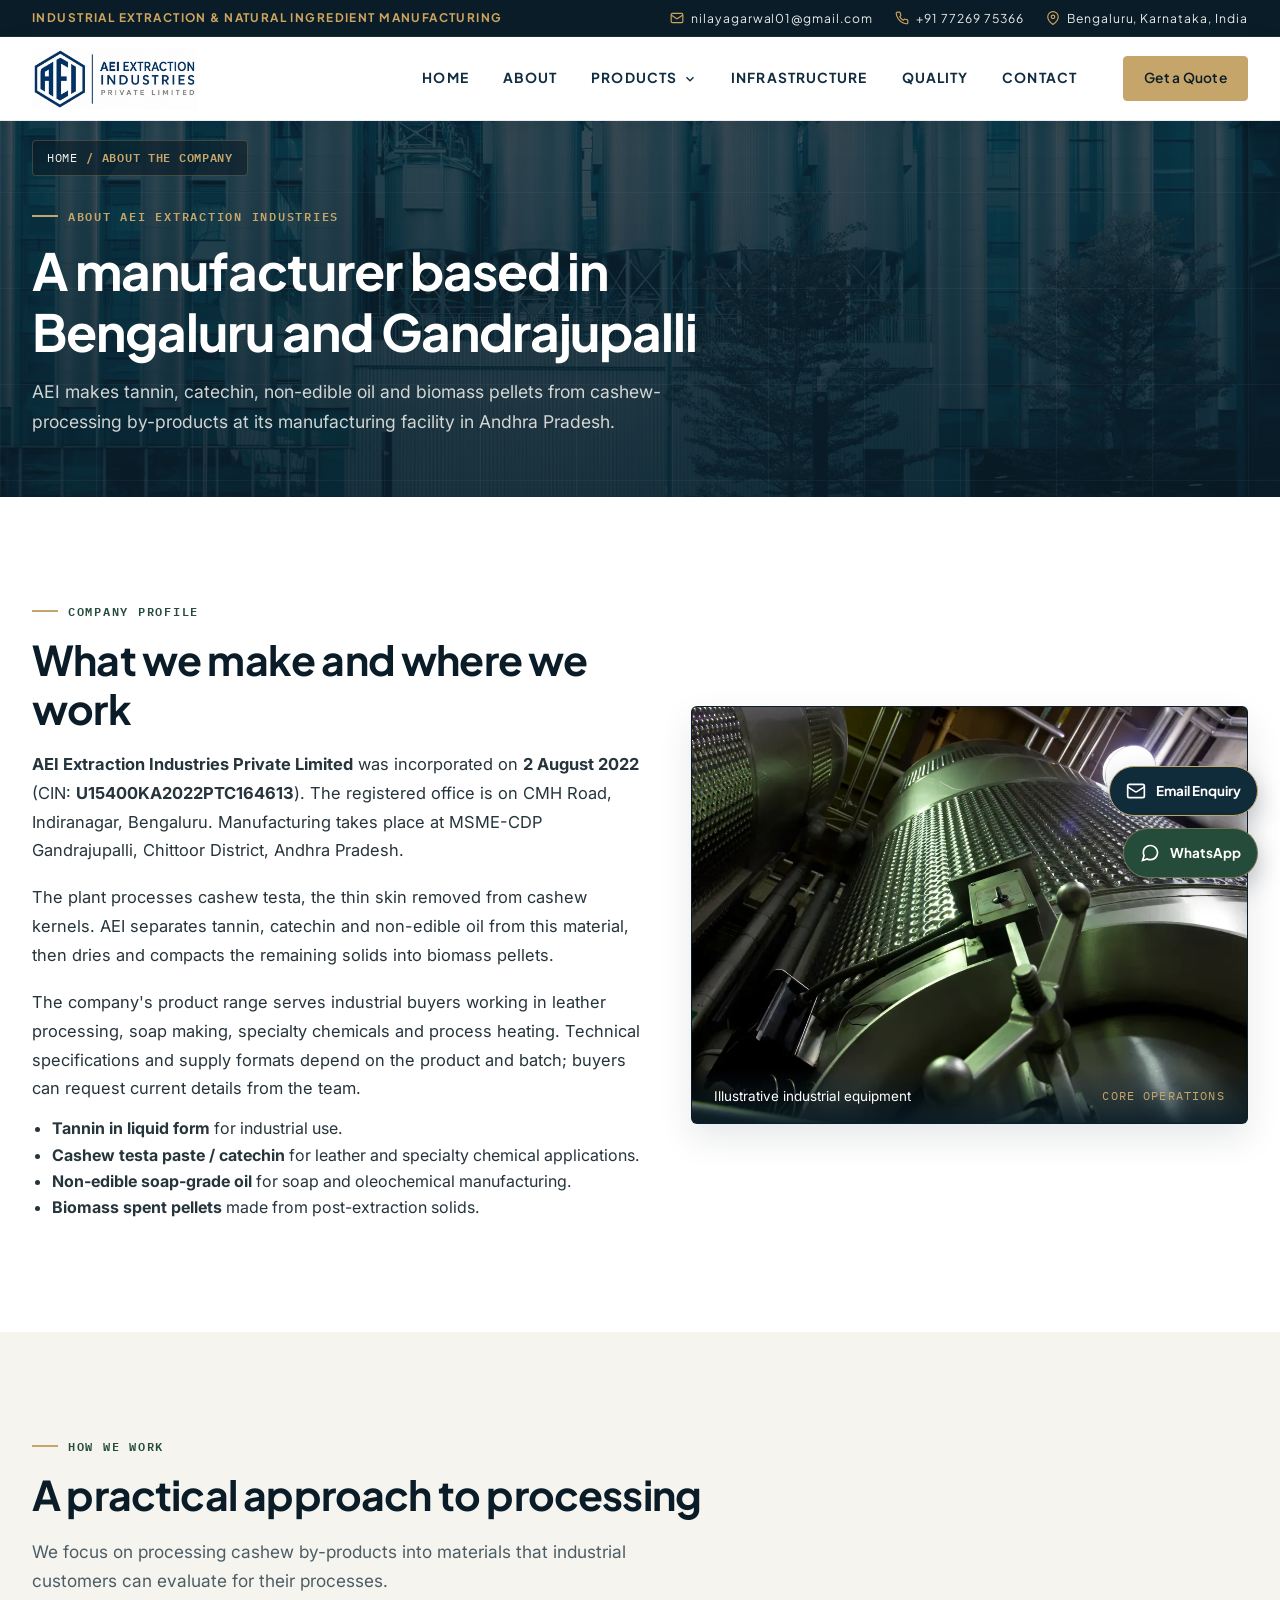
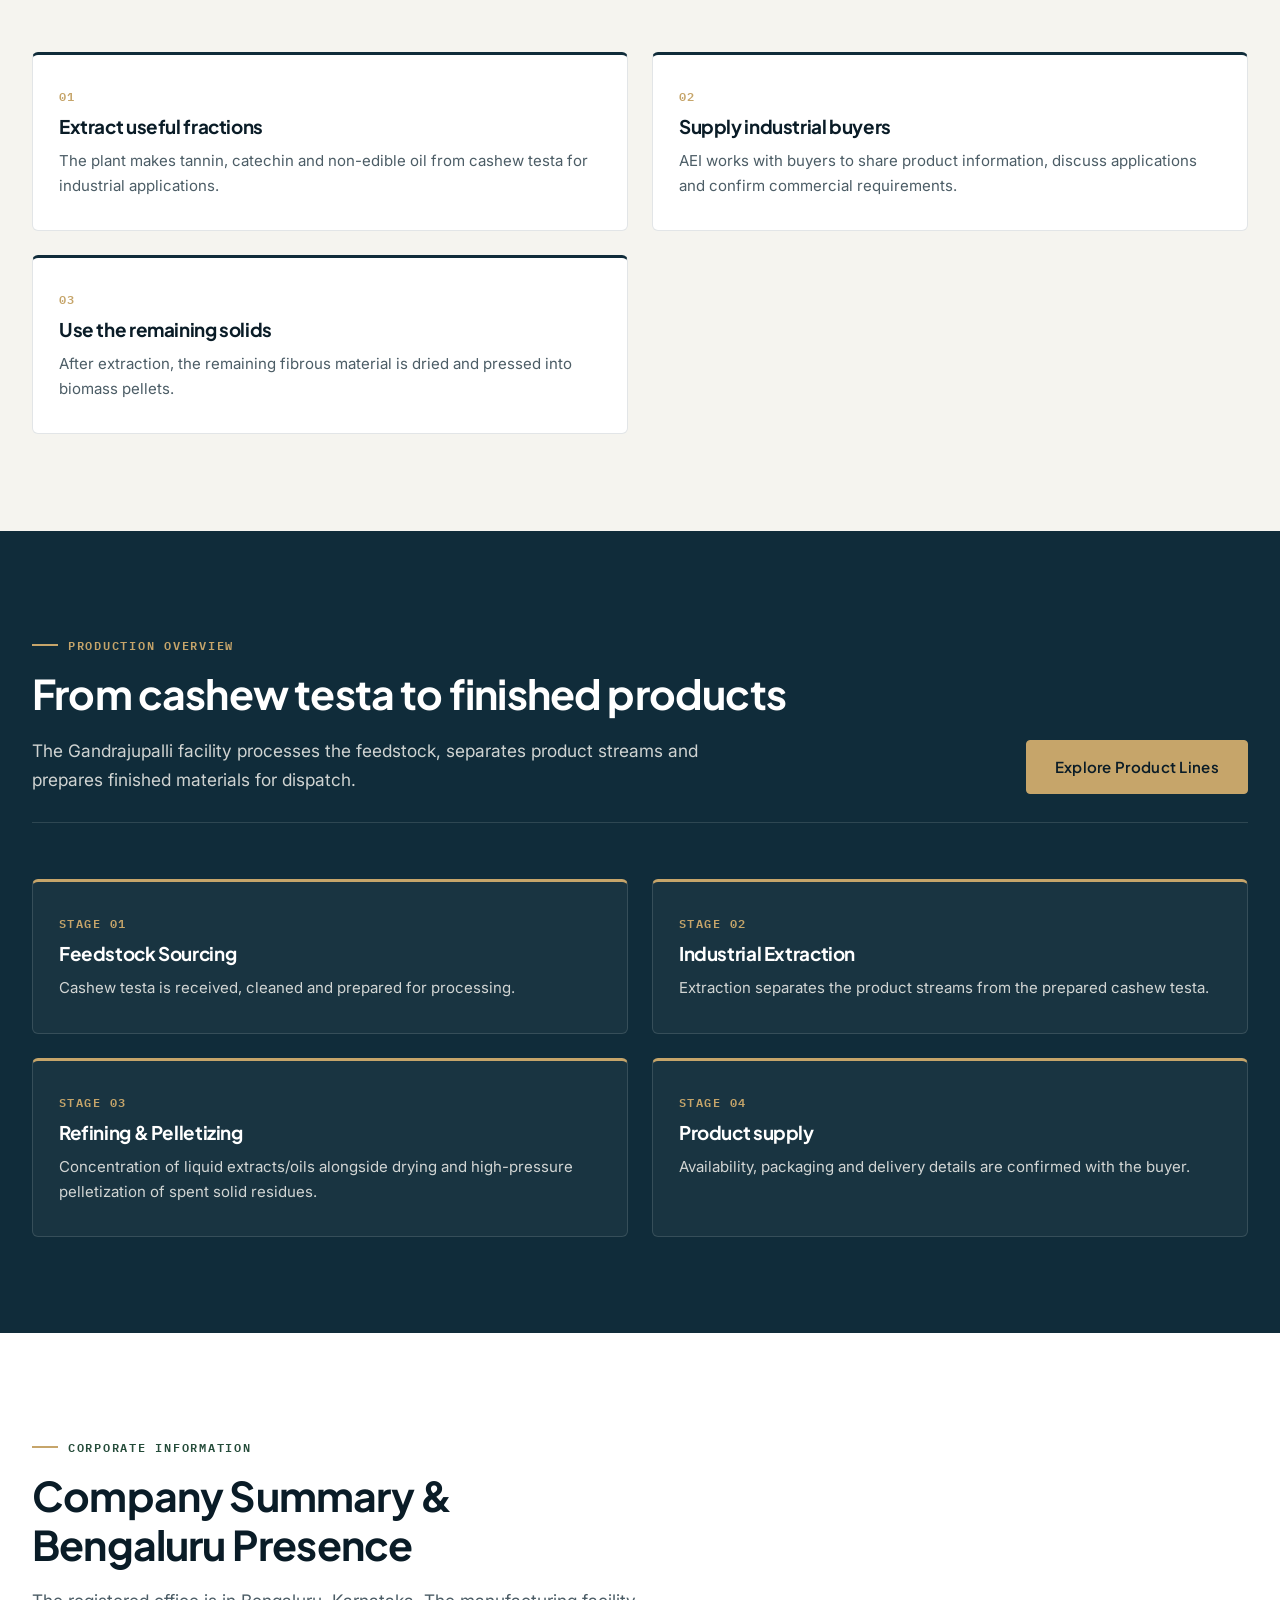
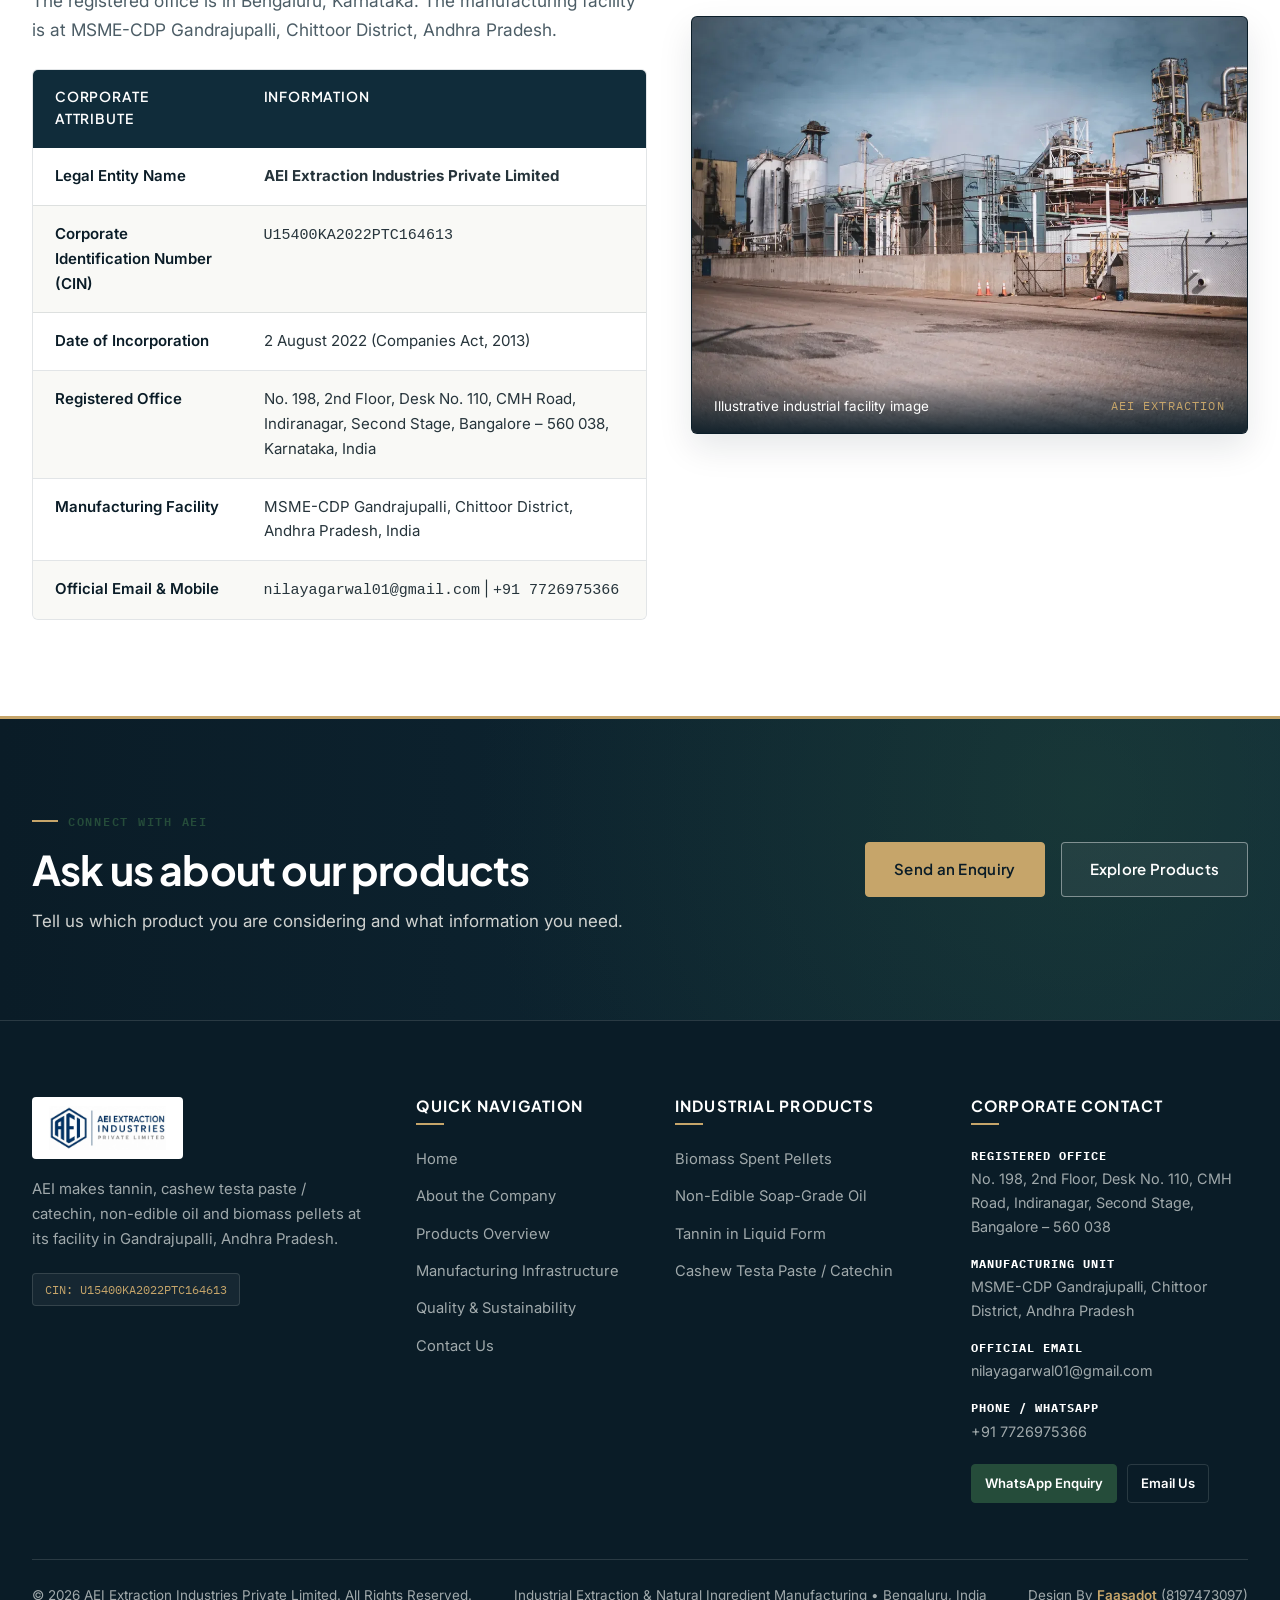
<file: about/about.html>
<!DOCTYPE html>
<html lang="en">
<head>
  <meta charset="UTF-8">
  <meta name="viewport" content="width=device-width, initial-scale=1.0">
  <link rel="preconnect" href="https://fonts.googleapis.com">
  <link rel="preconnect" href="https://fonts.gstatic.com" crossorigin>
  <link rel="stylesheet" href="https://fonts.googleapis.com/css2?family=IBM+Plex+Mono:wght@400;500;600&amp;family=Inter:wght@400;500;600;700&amp;family=Plus+Jakarta+Sans:wght@500;600;700;800&amp;display=swap">
  <title>About AEI Extraction Industries | Company &amp; Facility</title>
  <meta name="description" content="AEI Extraction Industries was incorporated in 2022 and has a registered office in Bengaluru and a manufacturing facility in Gandrajupalli, Andhra Pradesh.">
  <meta name="robots" content="index, follow">
  <meta name="theme-color" content="#0A1C27">
  <link rel="canonical" href="https://aeiextractionindustries.com/about/">

  <meta property="og:type" content="website">
  <meta property="og:site_name" content="AEI Extraction Industries Private Limited">
  <meta property="og:title" content="About AEI Extraction Industries | Company &amp; Facility">
  <meta property="og:description" content="AEI Extraction Industries was incorporated in 2022 and has a registered office in Bengaluru and a manufacturing facility in Gandrajupalli, Andhra Pradesh.">
  <meta property="og:url" content="https://aeiextractionindustries.com/about/">
  <meta property="og:image" content="https://images.pexels.com/photos/38364316/pexels-photo-38364316.jpeg?auto=compress&cs=tinysrgb&fit=crop&h=800&w=1280">
  <meta name="twitter:card" content="summary_large_image">
  <meta name="twitter:title" content="About AEI Extraction Industries | Company &amp; Facility">
  <meta name="twitter:description" content="AEI Extraction Industries was incorporated in 2022 and has a registered office in Bengaluru and a manufacturing facility in Gandrajupalli, Andhra Pradesh.">
  <meta name="twitter:image" content="https://images.pexels.com/photos/38364316/pexels-photo-38364316.jpeg?auto=compress&amp;cs=tinysrgb&amp;fit=crop&amp;h=800&amp;w=1280">

  <script type="application/ld+json">
  {
    "@context": "https://schema.org",
    "@graph": [
      {
        "@type": "AboutPage",
        "@id": "https://aeiextractionindustries.com/about/#webpage",
        "url": "https://aeiextractionindustries.com/about/",
        "name": "About AEI Extraction Industries | Company & Facility",
        "description": "AEI Extraction Industries was incorporated in 2022 and has a registered office in Bengaluru and a manufacturing facility in Gandrajupalli, Andhra Pradesh.",
        "isPartOf": { "@id": "https://aeiextractionindustries.com/#website" },
        "about": { "@id": "https://aeiextractionindustries.com/#organization" },
        "breadcrumb": { "@id": "https://aeiextractionindustries.com/about/#breadcrumb" },
        "inLanguage": "en"
      },
      {
        "@type": "BreadcrumbList",
        "@id": "https://aeiextractionindustries.com/about/#breadcrumb",
        "itemListElement": [
          { "@type": "ListItem", "position": 1, "name": "Home", "item": "https://aeiextractionindustries.com/" },
          { "@type": "ListItem", "position": 2, "name": "About", "item": "https://aeiextractionindustries.com/about/" }
        ]
      }
    ]
  }
  </script>

  <link rel="icon" type="image/svg+xml" href="../assets/logo/favicon.svg">
  <link rel="stylesheet" href="../css/style.css">
  <link rel="stylesheet" href="../css/responsive.css">
  <link rel="stylesheet" href="../css/animations.css">
</head>
<body>
  <a href="#main-content" class="skip-link">Skip to main content</a>

  <!-- Shared Corporate Header (With Topbar & Real Logo Badge) -->
  <header class="site-header" role="banner">
    <div class="header-topbar">
      <div class="container header-topbar-inner">
        <span class="header-topbar-tag">Industrial Extraction &amp; Natural Ingredient Manufacturing</span>
        <div class="header-topbar-contacts">
          <a href="mailto:nilayagarwal01@gmail.com" class="header-topbar-item" title="Official Email">
            <svg viewBox="0 0 24 24" fill="none" stroke="currentColor" stroke-width="2" aria-hidden="true"><rect x="2" y="4" width="20" height="16" rx="2"></rect><path d="m22 7-8.97 5.7a1.94 1.94 0 0 1-2.06 0L2 7"></path></svg>
            <span>nilayagarwal01@gmail.com</span>
          </a>
          <a href="https://wa.me/917726975366?text=Hello%20AEI%20Extraction%20Industries" target="_blank" rel="noopener noreferrer" class="header-topbar-item" title="Phone &amp; WhatsApp">
            <svg viewBox="0 0 24 24" fill="none" stroke="currentColor" stroke-width="2" aria-hidden="true"><path d="M22 16.92v3a2 2 0 0 1-2.18 2 19.79 19.79 0 0 1-8.63-3.07 19.5 19.5 0 0 1-6-6 19.79 19.79 0 0 1-3.07-8.67A2 2 0 0 1 4.11 2h3a2 2 0 0 1 2 1.72 12.84 12.84 0 0 0 .7 2.81 2 2 0 0 1-.45 2.11L8.09 9.91a16 16 0 0 0 6 6l1.27-1.27a2 2 0 0 1 2.11-.45 12.84 12.84 0 0 0 2.81.7A2 2 0 0 1 22 16.92z"></path></svg>
            <span>+91 77269 75366</span>
          </a>
          <span class="header-topbar-item" title="Corporate Location">
            <svg viewBox="0 0 24 24" fill="none" stroke="currentColor" stroke-width="2" aria-hidden="true"><path d="M21 10c0 7-9 13-9 13s-9-6-9-13a9 9 0 0 1 18 0z"></path><circle cx="12" cy="10" r="3"></circle></svg>
            <span>Bengaluru, Karnataka, India</span>
          </span>
        </div>
      </div>
    </div>

    <div class="header-nav-bar">
      <div class="container header-inner">
        <a href="/" class="brand-logo" aria-label="AEI Extraction Industries Private Limited — Home">
          <img src="../assets/logo/aei-logo.webp" alt="AEI Extraction Industries Private Limited" class="brand-logo-img" width="220" height="50">
        </a>

        <button type="button" class="mobile-nav-toggle" aria-label="Toggle navigation menu" aria-expanded="false" aria-controls="primary-navigation">
          <span class="hamburger-bars" aria-hidden="true">
            <span></span>
            <span></span>
            <span></span>
          </span>
        </button>

        <nav id="primary-navigation" class="primary-nav" aria-label="Primary Navigation">
          <ul class="nav-list">
            <li class="nav-item"><a href="/" class="nav-link">Home</a></li>
            <li class="nav-item"><a href="/about/" class="nav-link">About</a></li>
            <li class="nav-item nav-item--dropdown">
              <a href="/products/" class="nav-link dropdown-toggle-btn" aria-haspopup="true" aria-expanded="false">
                Products
                <svg class="dropdown-chevron" viewBox="0 0 24 24" fill="none" stroke="currentColor" stroke-width="2.2" aria-hidden="true">
                  <polyline points="6 9 12 15 18 9"></polyline>
                </svg>
              </a>
              <div class="dropdown-menu" role="menu" aria-label="Industrial Products">
                <div class="dropdown-header">Industrial Extraction Portfolio</div>
                <a href="/products/biomass-pellets" class="dropdown-link" role="menuitem">
                  <span>
                    <span class="dropdown-link-title">Biomass Spent Pellets</span>
                    <span class="dropdown-link-meta">Densified agro-industrial solid fuel</span>
                  </span>
                  <span class="dropdown-code">PRD-01</span>
                </a>
                <a href="/products/soap-grade-oil" class="dropdown-link" role="menuitem">
                  <span>
                    <span class="dropdown-link-title">Non-Edible Soap-Grade Oil</span>
                    <span class="dropdown-link-meta">Industrial lipid &amp; saponification feedstock</span>
                  </span>
                  <span class="dropdown-code">PRD-02</span>
                </a>
                <a href="/products/tannin" class="dropdown-link" role="menuitem">
                  <span>
                    <span class="dropdown-link-title">Tannin in Liquid Form</span>
                    <span class="dropdown-link-meta">Concentrated natural polyphenolic extract</span>
                  </span>
                  <span class="dropdown-code">PRD-03</span>
                </a>
                <a href="/products/cashew-catechin" class="dropdown-link" role="menuitem">
                  <span>
                    <span class="dropdown-link-title">Cashew Testa Paste / Catechin</span>
                    <span class="dropdown-link-meta">Botanical catechin &amp; tannin-rich derivative</span>
                  </span>
                  <span class="dropdown-code">PRD-04</span>
                </a>
                <div class="dropdown-footer">
                  <a href="/products/" class="dropdown-all-link">
                    <span>View Complete Products Overview</span>
                    <span aria-hidden="true">&rarr;</span>
                  </a>
                </div>
              </div>
            </li>
            <li class="nav-item"><a href="/infrastructure/" class="nav-link">Infrastructure</a></li>
            <li class="nav-item"><a href="/quality/" class="nav-link">Quality</a></li>
            <li class="nav-item"><a href="/contact/" class="nav-link">Contact</a></li>
          </ul>
          <div class="header-cta">
            <a href="/contact/#quote-enquiry" class="btn btn--gold btn--sm">Get a Quote</a>
          </div>
        </nav>
      </div>
    </div>
    <div class="mobile-backdrop" aria-hidden="true"></div>
  </header>

  <main id="main-content">
    <!-- Page Hero Banner -->
    <section class="page-hero" aria-labelledby="page-title">
      <div class="hero-media">
        <img
          src="../assets/gallery/about-manufacturing-facility.webp"
          data-local-src="../assets/gallery/about-manufacturing-facility.webp"
          alt="AEI Extraction Industries manufacturing plant architecture with steel silos"
          width="1280"
          height="800"
          fetchpriority="high"
          class="hero-animate-bg">
      </div>
      <div class="hero-overlay" aria-hidden="true"></div>
      <div class="hero-grid-lines" aria-hidden="true"></div>

      <div class="container page-hero-content">
        <nav class="breadcrumb hero-animate-1" aria-label="Breadcrumb">
          <ol class="breadcrumb-list">
            <li class="breadcrumb-item"><a href="/">Home</a></li>
            <li class="breadcrumb-item" aria-current="page">About the Company</li>
          </ol>
        </nav>
        <span class="eyebrow hero-animate-1">About AEI Extraction Industries</span>
        <h1 id="page-title" class="page-hero-title hero-animate-2">A manufacturer based in Bengaluru and Gandrajupalli</h1>
        <p class="page-hero-lead hero-animate-3">
          AEI makes tannin, catechin, non-edible oil and biomass pellets from cashew-processing by-products at its manufacturing facility in Andhra Pradesh.
        </p>
      </div>
    </section>

    <!-- Corporate Overview -->
    <section class="section section--white" aria-labelledby="company-story-heading">
      <div class="container">
        <div class="split-grid">
          <div data-reveal="fade-right">
            <span class="eyebrow">Company Profile</span>
            <h2 id="company-story-heading" class="section-title">What we make and where we work</h2>
            <div class="prose">
              <p>
                <strong>AEI Extraction Industries Private Limited</strong> was incorporated on <strong>2 August 2022</strong> (CIN: <strong>U15400KA2022PTC164613</strong>). The registered office is on CMH Road, Indiranagar, Bengaluru. Manufacturing takes place at MSME-CDP Gandrajupalli, Chittoor District, Andhra Pradesh.
              </p>
              <p>
                The plant processes cashew testa, the thin skin removed from cashew kernels. AEI separates tannin, catechin and non-edible oil from this material, then dries and compacts the remaining solids into biomass pellets.
              </p>
              <p>
                The company's product range serves industrial buyers working in leather processing, soap making, specialty chemicals and process heating. Technical specifications and supply formats depend on the product and batch; buyers can request current details from the team.
              </p>
              <ul style="margin: 12px 0 16px 20px; list-style: disc;">
                <li><strong>Tannin in liquid form</strong> for industrial use.</li>
                <li><strong>Cashew testa paste / catechin</strong> for leather and specialty chemical applications.</li>
                <li><strong>Non-edible soap-grade oil</strong> for soap and oleochemical manufacturing.</li>
                <li><strong>Biomass spent pellets</strong> made from post-extraction solids.</li>
              </ul>
            </div>
          </div>

          <div data-reveal="fade-left">
            <figure class="industrial-frame">
              <img
                src="../assets/gallery/extraction-processing.webp"
                data-local-src="../assets/gallery/extraction-processing.webp"
                alt="Stainless steel industrial extraction and separation vessels inside modern facility"
                width="1200"
                height="800"
                loading="lazy">
              <figcaption class="frame-caption">
                <span>Illustrative industrial equipment</span>
                <span class="frame-caption-code">CORE OPERATIONS</span>
              </figcaption>
            </figure>
          </div>
        </div>
      </div>
    </section>

    <!-- Mission, Vision & Strategic Approach -->
    <section class="section section--offwhite" aria-labelledby="mission-heading">
      <div class="container">
        <div class="section-header" data-reveal="fade-up">
          <span class="eyebrow">How we work</span>
          <h2 id="mission-heading" class="section-title">A practical approach to processing</h2>
          <p class="section-subtitle">
            We focus on processing cashew by-products into materials that industrial customers can evaluate for their processes.
          </p>
        </div>

        <div class="features-grid features-grid--three">
          <article class="feature-card" data-reveal="fade-up" data-delay="1">
            <span class="feature-number">01</span>
            <h3 class="feature-title">Extract useful fractions</h3>
            <p class="feature-desc">
              The plant makes tannin, catechin and non-edible oil from cashew testa for industrial applications.
            </p>
          </article>

          <article class="feature-card" data-reveal="fade-up" data-delay="2">
            <span class="feature-number">02</span>
            <h3 class="feature-title">Supply industrial buyers</h3>
            <p class="feature-desc">
              AEI works with buyers to share product information, discuss applications and confirm commercial requirements.
            </p>
          </article>

          <article class="feature-card" data-reveal="fade-up" data-delay="3">
            <span class="feature-number">03</span>
            <h3 class="feature-title">Use the remaining solids</h3>
            <p class="feature-desc">
              After extraction, the remaining fibrous material is dried and pressed into biomass pellets.
            </p>
          </article>
        </div>
      </div>
    </section>

    <!-- Integrated Value Chain -->
    <section class="section section--navy" aria-labelledby="value-chain-heading">
      <div class="container">
        <div class="section-header--split" data-reveal="fade-up">
          <div>
            <span class="eyebrow">Production overview</span>
            <h2 id="value-chain-heading" class="section-title">From cashew testa to finished products</h2>
            <p class="section-subtitle">
              The Gandrajupalli facility processes the feedstock, separates product streams and prepares finished materials for dispatch.
            </p>
          </div>
          <a href="/products/" class="btn btn--gold">Explore Product Lines</a>
        </div>

        <div class="features-grid">
          <div class="feature-card" data-reveal="fade-up" data-delay="1">
            <span class="feature-number">STAGE 01</span>
            <h3 class="feature-title">Feedstock Sourcing</h3>
            <p class="feature-desc">Cashew testa is received, cleaned and prepared for processing.</p>
          </div>
          <div class="feature-card" data-reveal="fade-up" data-delay="2">
            <span class="feature-number">STAGE 02</span>
            <h3 class="feature-title">Industrial Extraction</h3>
            <p class="feature-desc">Extraction separates the product streams from the prepared cashew testa.</p>
          </div>
          <div class="feature-card" data-reveal="fade-up" data-delay="3">
            <span class="feature-number">STAGE 03</span>
            <h3 class="feature-title">Refining &amp; Pelletizing</h3>
            <p class="feature-desc">Concentration of liquid extracts/oils alongside drying and high-pressure pelletization of spent solid residues.</p>
          </div>
          <div class="feature-card" data-reveal="fade-up" data-delay="4">
            <span class="feature-number">STAGE 04</span>
            <h3 class="feature-title">Product supply</h3>
            <p class="feature-desc">Availability, packaging and delivery details are confirmed with the buyer.</p>
          </div>
        </div>
      </div>
    </section>

    <!-- Corporate Information & Editable Governance Registry -->
    <section class="section section--white" aria-labelledby="registry-heading">
      <div class="container">
        <div class="split-grid">
          <div data-reveal="fade-right">
            <span class="eyebrow">Corporate Information</span>
            <h2 id="registry-heading" class="section-title">Company Summary &amp; Bengaluru Presence</h2>
            <p class="section-subtitle" style="margin-bottom: 24px;">
              The registered office is in Bengaluru, Karnataka. The manufacturing facility is at MSME-CDP Gandrajupalli, Chittoor District, Andhra Pradesh.
            </p>

            <div class="spec-table-wrap">
              <table class="spec-table">
                <thead>
                  <tr>
                    <th scope="col">Corporate Attribute</th>
                    <th scope="col">Information</th>
                  </tr>
                </thead>
                <tbody>
                  <tr>
                    <td class="spec-param">Legal Entity Name</td>
                    <td><strong>AEI Extraction Industries Private Limited</strong></td>
                  </tr>
                  <tr>
                    <td class="spec-param">Corporate Identification Number (CIN)</td>
                    <td><code>U15400KA2022PTC164613</code></td>
                  </tr>
                  <tr>
                    <td class="spec-param">Date of Incorporation</td>
                    <td>2 August 2022 (Companies Act, 2013)</td>
                  </tr>
                  <tr>
                    <td class="spec-param">Registered Office</td>
                    <td>No. 198, 2nd Floor, Desk No. 110, CMH Road, Indiranagar, Second Stage, Bangalore &ndash; 560 038, Karnataka, India</td>
                  </tr>
                  <tr>
                    <td class="spec-param">Manufacturing Facility</td>
                    <td>MSME-CDP Gandrajupalli, Chittoor District, Andhra Pradesh, India</td>
                  </tr>
                  <tr>
                    <td class="spec-param">Official Email &amp; Mobile</td>
                    <td><code>nilayagarwal01@gmail.com</code> | <code>+91 7726975366</code></td>
                  </tr>
                </tbody>
              </table>
            </div>
          </div>

          <div data-reveal="fade-left">
            <figure class="industrial-frame">
              <img
                src="../assets/gallery/factory-infrastructure.webp"
                data-local-src="../assets/gallery/factory-infrastructure.webp"
                alt="Industrial plant steel engineering structure and utility pipelines"
                width="1200"
                height="800"
                loading="lazy">
              <figcaption class="frame-caption">
                <span>Illustrative industrial facility image</span>
                <span class="frame-caption-code">AEI EXTRACTION</span>
              </figcaption>
            </figure>
          </div>
        </div>
      </div>
    </section>

    <!-- CTA Banner -->
    <section class="cta-banner" aria-labelledby="about-cta-heading">
      <div class="container cta-banner-inner">
        <div class="cta-banner-copy" data-reveal="fade-right">
          <span class="eyebrow">Connect With AEI</span>
          <h2 id="about-cta-heading" class="cta-banner-title">Ask us about our products</h2>
          <p class="cta-banner-text">
            Tell us which product you are considering and what information you need.
          </p>
        </div>
        <div class="btn-group" data-reveal="fade-left">
          <a href="/contact/#quote-enquiry" class="btn btn--gold">Send an Enquiry</a>
          <a href="/products/" class="btn btn--outline-light">Explore Products</a>
        </div>
      </div>
    </section>
  </main>

  <!-- Shared Corporate Footer -->
  <footer class="site-footer" role="contentinfo">
    <div class="container">
      <div class="footer-grid">
        <div>
          <a href="/" class="brand-logo-box brand-logo-box--footer" aria-label="AEI Extraction Industries Private Limited">
            <img src="../assets/logo/aei-logo.webp" alt="AEI Extraction Industries Private Limited" class="brand-logo-img" width="220" height="44">
          </a>
          <p class="footer-brand-desc">
            AEI makes tannin, cashew testa paste / catechin, non-edible oil and biomass pellets at its facility in Gandrajupalli, Andhra Pradesh.
          </p>
          <div class="footer-location-badge">
            <span>CIN: U15400KA2022PTC164613</span>
          </div>
        </div>

        <div>
          <h3 class="footer-heading">Quick Navigation</h3>
          <ul class="footer-links">
            <li><a href="/">Home</a></li>
            <li><a href="/about/">About the Company</a></li>
            <li><a href="/products/">Products Overview</a></li>
            <li><a href="/infrastructure/">Manufacturing Infrastructure</a></li>
            <li><a href="/quality/">Quality &amp; Sustainability</a></li>
            <li><a href="/contact/">Contact Us</a></li>
          </ul>
        </div>

        <div>
          <h3 class="footer-heading">Industrial Products</h3>
          <ul class="footer-links">
            <li><a href="/products/biomass-pellets">Biomass Spent Pellets</a></li>
            <li><a href="/products/soap-grade-oil">Non-Edible Soap-Grade Oil</a></li>
            <li><a href="/products/tannin">Tannin in Liquid Form</a></li>
            <li><a href="/products/cashew-catechin">Cashew Testa Paste / Catechin</a></li>
          </ul>
        </div>

        <div>
          <h3 class="footer-heading">Corporate Contact</h3>
          <ul class="footer-contact-list">
            <li>
              <strong>Registered Office</strong>
              No. 198, 2nd Floor, Desk No. 110, CMH Road, Indiranagar, Second Stage, Bangalore &ndash; 560 038
            </li>
            <li>
              <strong>Manufacturing Unit</strong>
              MSME-CDP Gandrajupalli, Chittoor District, Andhra Pradesh
            </li>
            <li>
              <strong>Official Email</strong>
              <a href="mailto:nilayagarwal01@gmail.com?subject=Business%20Enquiry%20-%20AEI%20Extraction%20Industries">nilayagarwal01@gmail.com</a>
            </li>
            <li>
              <strong>Phone / WhatsApp</strong>
              <a href="https://wa.me/917726975366?text=Hello%20AEI%20Extraction%20Industries" target="_blank" rel="noopener noreferrer">+91 7726975366</a>
            </li>
          </ul>
          <div class="footer-direct-channels">
            <a href="https://wa.me/917726975366?text=Hello%20AEI%20Extraction%20Industries" target="_blank" rel="noopener noreferrer" class="footer-channel-link footer-channel-link--wa">WhatsApp Enquiry</a>
            <a href="mailto:nilayagarwal01@gmail.com?subject=Business%20Enquiry%20-%20AEI%20Extraction%20Industries" class="footer-channel-link footer-channel-link--mail">Email Us</a>
          </div>
        </div>
      </div>

      <div class="footer-bottom">
        <p>&copy; <span data-current-year>2026</span> AEI Extraction Industries Private Limited. All Rights Reserved.</p>
        <p>Industrial Extraction &amp; Natural Ingredient Manufacturing &bull; Bengaluru, India</p>
        <p class="footer-credit">Design By <a href="tel:8197473097">Faasadot</a> (8197473097)</p>
      </div>
    </div>
  </footer>

  <!-- Floating Controls -->
  <div class="floating-actions" aria-label="Direct Contact Shortcuts">
    <button type="button" class="back-to-top" aria-label="Scroll back to top">
      <svg width="18" height="18" viewBox="0 0 24 24" fill="none" stroke="currentColor" stroke-width="2.4" aria-hidden="true">
        <polyline points="18 15 12 9 6 15"></polyline>
      </svg>
    </button>
    <a href="mailto:nilayagarwal01@gmail.com?subject=Business%20Enquiry%20-%20AEI%20Extraction%20Industries" class="float-btn float-btn--email" aria-label="Send an email enquiry">
      <svg viewBox="0 0 24 24" fill="none" stroke="currentColor" stroke-width="2" aria-hidden="true">
        <rect x="2" y="4" width="20" height="16" rx="2"></rect>
        <path d="m22 7-8.97 5.7a1.94 1.94 0 0 1-2.06 0L2 7"></path>
      </svg>
      <span class="float-btn-label">Email Enquiry</span>
    </a>
    <a href="https://wa.me/917726975366?text=Hello%20AEI%20Extraction%20Industries" target="_blank" rel="noopener noreferrer" class="float-btn float-btn--whatsapp" aria-label="Chat on WhatsApp">
      <svg viewBox="0 0 24 24" fill="none" stroke="currentColor" stroke-width="2" aria-hidden="true">
        <path d="M21 11.5a8.38 8.38 0 0 1-.9 3.8 8.5 8.5 0 0 1-7.6 4.7 8.38 8.38 0 0 1-3.8-.9L3 21l1.9-5.7a8.38 8.38 0 0 1-.9-3.8 8.5 8.5 0 0 1 4.7-7.6 8.38 8.38 0 0 1 3.8-.9h.5a8.48 8.48 0 0 1 8 8v.5z"></path>
      </svg>
      <span class="float-btn-label">WhatsApp</span>
    </a>
  </div>

  <script src="../js/navigation.js"></script>
  <script src="../js/main.js"></script>
</body>
</html>
</file>
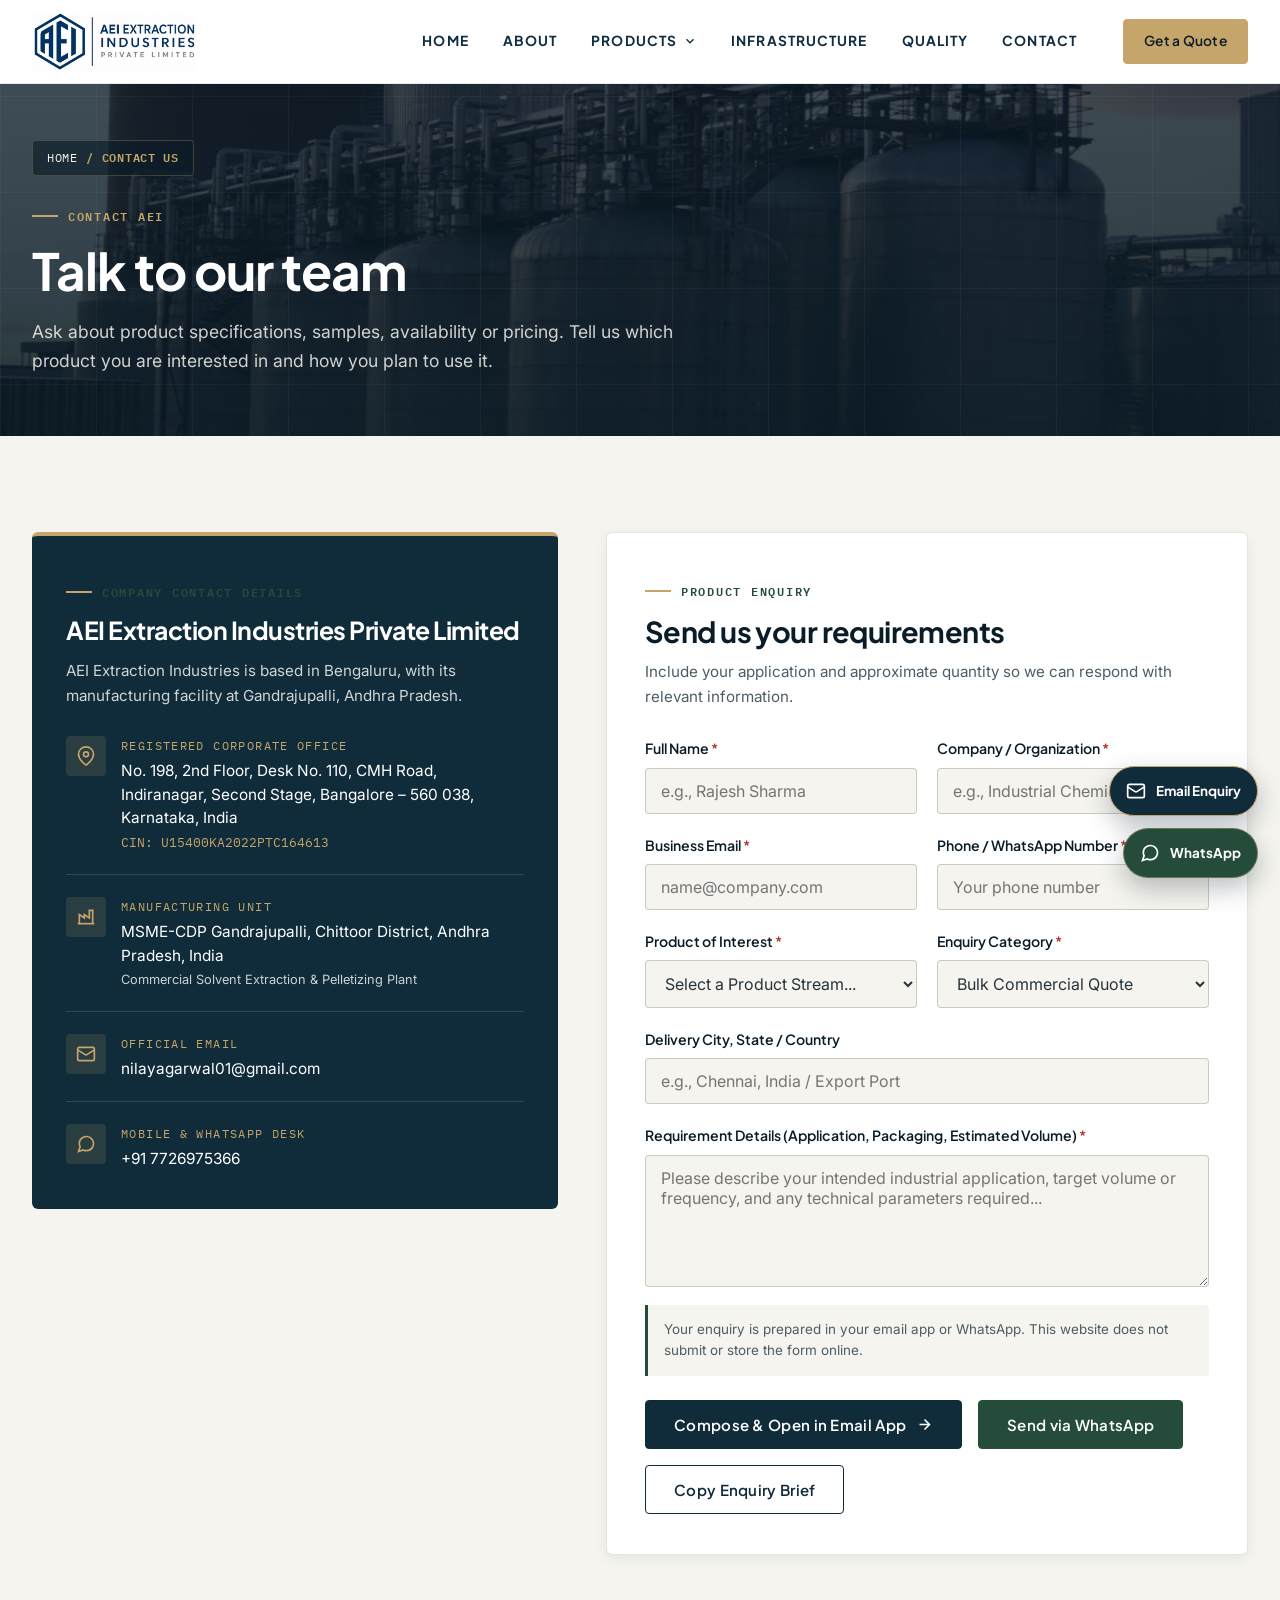
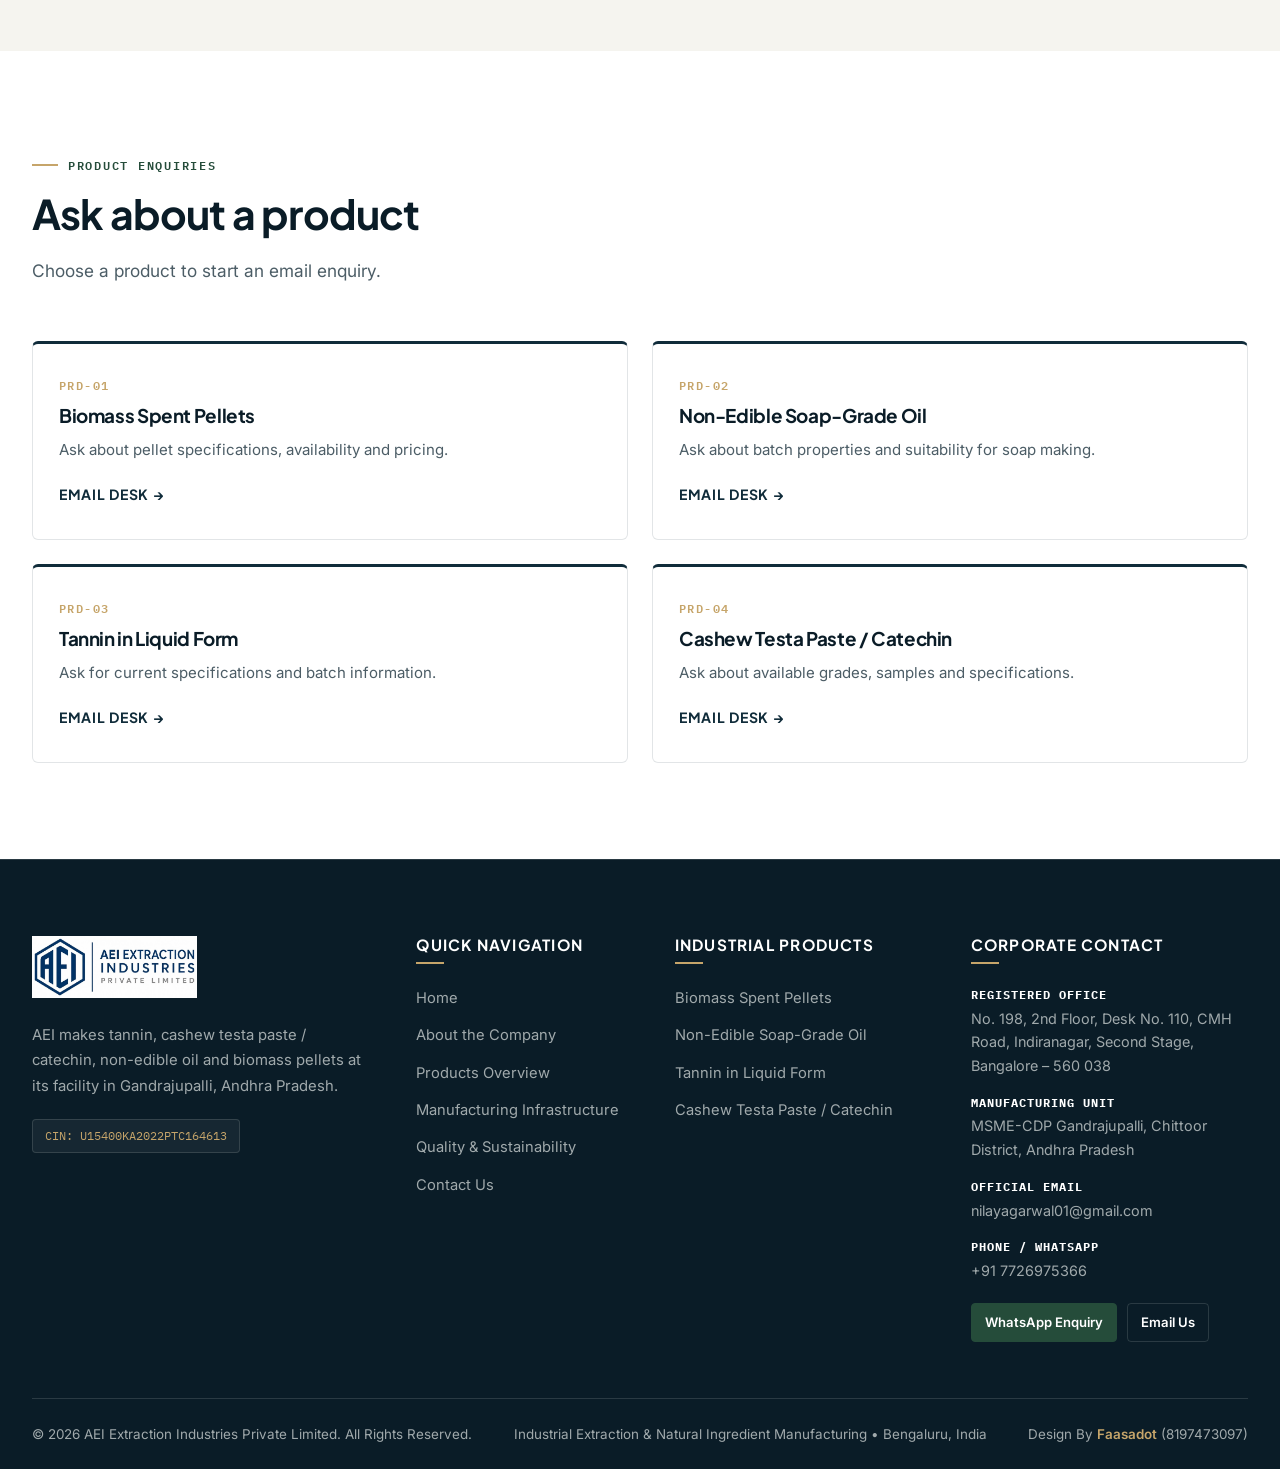
<file: contact/contact.html>
<!DOCTYPE html>
<html lang="en">
<head>
  <meta charset="UTF-8">
  <meta name="viewport" content="width=device-width, initial-scale=1.0">
  <link rel="preconnect" href="https://fonts.googleapis.com">
  <link rel="preconnect" href="https://fonts.gstatic.com" crossorigin>
  <link rel="stylesheet" href="https://fonts.googleapis.com/css2?family=IBM+Plex+Mono:wght@400;500;600&amp;family=Inter:wght@400;500;600;700&amp;family=Plus+Jakarta+Sans:wght@500;600;700;800&amp;display=swap">
  <title>Contact AEI Extraction Industries | Bengaluru, India</title>
  <meta name="description" content="Contact AEI in Bengaluru about tannin, cashew testa paste, non-edible soap-grade oil and biomass pellets. Enquire about product details and supply.">
  <meta name="robots" content="index, follow">
  <meta name="theme-color" content="#0A1C27">
  <link rel="canonical" href="https://aeiextractionindustries.com/contact/">

  <meta property="og:type" content="website">
  <meta property="og:site_name" content="AEI Extraction Industries Private Limited">
  <meta property="og:title" content="Contact AEI Extraction Industries | Bengaluru, India">
  <meta property="og:description" content="Contact AEI in Bengaluru about tannin, cashew testa paste, non-edible soap-grade oil and biomass pellets. Enquire about product details and supply.">
  <meta property="og:url" content="https://aeiextractionindustries.com/contact/">
  <meta property="og:image" content="https://images.pexels.com/photos/5411674/pexels-photo-5411674.jpeg?auto=compress&cs=tinysrgb&fit=crop&h=800&w=1200">
  <meta name="twitter:card" content="summary_large_image">
  <meta name="twitter:title" content="Contact AEI Extraction Industries | Bengaluru, India">
  <meta name="twitter:description" content="Contact AEI in Bengaluru about tannin, cashew testa paste, non-edible soap-grade oil and biomass pellets. Enquire about product details and supply.">
  <meta name="twitter:image" content="https://images.pexels.com/photos/5411674/pexels-photo-5411674.jpeg?auto=compress&amp;cs=tinysrgb&amp;fit=crop&amp;h=800&amp;w=1200">

  <script type="application/ld+json">
  {
    "@context": "https://schema.org",
    "@graph": [
      {
        "@type": "ContactPage",
        "@id": "https://aeiextractionindustries.com/contact/#webpage",
        "url": "https://aeiextractionindustries.com/contact/",
        "name": "Contact AEI Extraction Industries | Bengaluru, India",
        "description": "Contact AEI in Bengaluru about tannin, cashew testa paste, non-edible soap-grade oil and biomass pellets. Enquire about product details and supply.",
        "isPartOf": { "@id": "https://aeiextractionindustries.com/#website" },
        "about": { "@id": "https://aeiextractionindustries.com/#organization" },
        "breadcrumb": { "@id": "https://aeiextractionindustries.com/contact/#breadcrumb" },
        "inLanguage": "en"
      },
      {
        "@type": "BreadcrumbList",
        "@id": "https://aeiextractionindustries.com/contact/#breadcrumb",
        "itemListElement": [
          { "@type": "ListItem", "position": 1, "name": "Home", "item": "https://aeiextractionindustries.com/" },
          { "@type": "ListItem", "position": 2, "name": "Contact", "item": "https://aeiextractionindustries.com/contact/" }
        ]
      }
    ]
  }
  </script>

  <link rel="icon" type="image/svg+xml" href="../assets/logo/favicon.svg">
  <link rel="stylesheet" href="../css/style.css">
  <link rel="stylesheet" href="../css/responsive.css">
  <link rel="stylesheet" href="../css/animations.css">
</head>
<body>
  <a href="#main-content" class="skip-link">Skip to main content</a>

  <!-- Shared Corporate Header -->
  <header class="site-header" role="banner">
    <div class="header-nav-bar">
      <div class="container header-inner">
        <a href="/" class="brand-logo" aria-label="AEI Extraction Industries Private Limited — Home">
          <img src="../assets/logo/aei-logo.webp" alt="AEI Extraction Industries Private Limited Logo" class="brand-logo-img" width="220" height="50">
        </a>

        <button type="button" class="mobile-nav-toggle" aria-label="Toggle navigation menu" aria-expanded="false" aria-controls="primary-navigation">
          <span class="hamburger-bars" aria-hidden="true">
            <span></span><span></span><span></span>
          </span>
        </button>

        <nav id="primary-navigation" class="primary-nav" aria-label="Primary Navigation">
        <ul class="nav-list">
          <li class="nav-item"><a href="/" class="nav-link">Home</a></li>
          <li class="nav-item"><a href="/about/" class="nav-link">About</a></li>
          <li class="nav-item nav-item--dropdown">
            <a href="/products/" class="nav-link dropdown-toggle-btn" aria-haspopup="true" aria-expanded="false">
              Products
              <svg class="dropdown-chevron" viewBox="0 0 24 24" fill="none" stroke="currentColor" stroke-width="2.2" aria-hidden="true">
                <polyline points="6 9 12 15 18 9"></polyline>
              </svg>
            </a>
            <div class="dropdown-menu" role="menu" aria-label="Industrial Products">
              <div class="dropdown-header">Industrial Extraction Portfolio</div>
              <a href="/products/biomass-pellets" class="dropdown-link" role="menuitem">
                <span>
                  <span class="dropdown-link-title">Biomass Spent Pellets</span>
                  <span class="dropdown-link-meta">Densified agro-industrial solid fuel</span>
                </span>
                <span class="dropdown-code">PRD-01</span>
              </a>
              <a href="/products/soap-grade-oil" class="dropdown-link" role="menuitem">
                <span>
                  <span class="dropdown-link-title">Non-Edible Soap-Grade Oil</span>
                  <span class="dropdown-link-meta">Industrial lipid &amp; saponification feedstock</span>
                </span>
                <span class="dropdown-code">PRD-02</span>
              </a>
              <a href="/products/tannin" class="dropdown-link" role="menuitem">
                <span>
                  <span class="dropdown-link-title">Tannin in Liquid Form</span>
                  <span class="dropdown-link-meta">Concentrated natural polyphenolic extract</span>
                </span>
                <span class="dropdown-code">PRD-03</span>
              </a>
              <a href="/products/cashew-catechin" class="dropdown-link" role="menuitem">
                <span>
                  <span class="dropdown-link-title">Cashew Testa Paste / Catechin</span>
                  <span class="dropdown-link-meta">Botanical catechin &amp; tannin-rich derivative</span>
                </span>
                <span class="dropdown-code">PRD-04</span>
              </a>
              <div class="dropdown-footer">
                <a href="/products/" class="dropdown-all-link">
                  <span>View Complete Products Overview</span>
                  <span aria-hidden="true">&rarr;</span>
                </a>
              </div>
            </div>
          </li>
          <li class="nav-item"><a href="/infrastructure/" class="nav-link">Infrastructure</a></li>
          <li class="nav-item"><a href="/quality/" class="nav-link">Quality</a></li>
          <li class="nav-item"><a href="/contact/" class="nav-link">Contact</a></li>
        </ul>
        <div class="header-cta">
          <a href="#quote-enquiry" class="btn btn--gold btn--sm">Get a Quote</a>
        </div>
        </nav>
      </div>
    </div>
    <div class="mobile-backdrop" aria-hidden="true"></div>
  </header>

  <main id="main-content">
    <!-- Page Hero -->
    <section class="page-hero" aria-labelledby="page-title">
      <div class="hero-media">
        <img
          src="../assets/gallery/industrial-storage-tanks.webp"
          data-local-src="../assets/gallery/industrial-storage-tanks.webp"
          alt="Stainless steel industrial bulk storage tanks and pipelines"
          width="1200"
          height="800"
          fetchpriority="high"
          class="hero-animate-bg">
      </div>
      <div class="hero-overlay" aria-hidden="true"></div>
      <div class="hero-grid-lines" aria-hidden="true"></div>

      <div class="container page-hero-content">
        <nav class="breadcrumb hero-animate-1" aria-label="Breadcrumb">
          <ol class="breadcrumb-list">
            <li class="breadcrumb-item"><a href="/">Home</a></li>
            <li class="breadcrumb-item" aria-current="page">Contact Us</li>
          </ol>
        </nav>
        <span class="eyebrow hero-animate-1">Contact AEI</span>
        <h1 id="page-title" class="page-hero-title hero-animate-2">Talk to our team</h1>
        <p class="page-hero-lead hero-animate-3">
          Ask about product specifications, samples, availability or pricing. Tell us which product you are interested in and how you plan to use it.
        </p>
      </div>
    </section>

    <!-- Contact Information + Validated Quote Enquiry Composer -->
    <section id="quote-enquiry" class="section section--offwhite" aria-labelledby="enquiry-heading">
      <div class="container">
        <div class="contact-layout">
          <!-- Left Column: Corporate Contact Card -->
          <aside class="contact-info-card" data-reveal="fade-right">
            <span class="eyebrow">Company contact details</span>
            <h2>AEI Extraction Industries Private Limited</h2>
            <p>
              AEI Extraction Industries is based in Bengaluru, with its manufacturing facility at Gandrajupalli, Andhra Pradesh.
            </p>

            <div class="contact-detail-list">
              <div class="contact-detail-item">
                <div class="contact-detail-icon" aria-hidden="true">
                  <svg width="20" height="20" viewBox="0 0 24 24" fill="none" stroke="currentColor" stroke-width="2">
                    <path d="M21 10c0 7-9 13-9 13s-9-6-9-13a9 9 0 0 1 18 0z"></path>
                    <circle cx="12" cy="10" r="3"></circle>
                  </svg>
                </div>
                <div>
                  <span class="contact-detail-label">Registered Corporate Office</span>
                  <div class="contact-detail-value">
                    No. 198, 2nd Floor, Desk No. 110, CMH Road, Indiranagar, Second Stage, Bangalore &ndash; 560 038, Karnataka, India<br>
                    <small style="color: var(--premium-gold); font-family: var(--font-mono);">CIN: U15400KA2022PTC164613</small>
                  </div>
                </div>
              </div>

              <div class="contact-detail-item">
                <div class="contact-detail-icon" aria-hidden="true">
                  <svg width="20" height="20" viewBox="0 0 24 24" fill="none" stroke="currentColor" stroke-width="2">
                    <path d="M2 20h20"></path>
                    <path d="M4 20V9l6 4V9l6 4V4h4v16"></path>
                  </svg>
                </div>
                <div>
                  <span class="contact-detail-label">Manufacturing Unit</span>
                  <div class="contact-detail-value">
                    MSME-CDP Gandrajupalli, Chittoor District, Andhra Pradesh, India<br>
                    <small style="opacity: 0.78;">Commercial Solvent Extraction &amp; Pelletizing Plant</small>
                  </div>
                </div>
              </div>

              <div class="contact-detail-item">
                <div class="contact-detail-icon" aria-hidden="true">
                  <svg width="20" height="20" viewBox="0 0 24 24" fill="none" stroke="currentColor" stroke-width="2">
                    <rect x="2" y="4" width="20" height="16" rx="2"></rect>
                    <path d="m22 7-8.97 5.7a1.94 1.94 0 0 1-2.06 0L2 7"></path>
                  </svg>
                </div>
                <div>
                  <span class="contact-detail-label">Official Email</span>
                  <div class="contact-detail-value">
                    <a href="mailto:nilayagarwal01@gmail.com?subject=Business%20Enquiry%20-%20AEI%20Extraction%20Industries">
                      nilayagarwal01@gmail.com
                    </a>
                  </div>
                </div>
              </div>

              <div class="contact-detail-item">
                <div class="contact-detail-icon" aria-hidden="true">
                  <svg width="20" height="20" viewBox="0 0 24 24" fill="none" stroke="currentColor" stroke-width="2">
                    <path d="M21 11.5a8.38 8.38 0 0 1-.9 3.8 8.5 8.5 0 0 1-7.6 4.7 8.38 8.38 0 0 1-3.8-.9L3 21l1.9-5.7a8.38 8.38 0 0 1-.9-3.8 8.5 8.5 0 0 1 4.7-7.6 8.38 8.38 0 0 1 3.8-.9h.5a8.48 8.48 0 0 1 8 8v.5z"></path>
                  </svg>
                </div>
                <div>
                  <span class="contact-detail-label">Mobile &amp; WhatsApp Desk</span>
                  <div class="contact-detail-value">
                    <a href="https://wa.me/917726975366?text=Hello%20AEI%20Extraction%20Industries" target="_blank" rel="noopener noreferrer">
                      +91 7726975366
                    </a>
                  </div>
                </div>
              </div>

          </aside>

          <!-- Right Column: Validated B2B Enquiry Form -->
          <div class="contact-form-card" data-reveal="fade-left">
            <span class="eyebrow">Product enquiry</span>
            <h2 id="enquiry-heading" class="section-title" style="font-size: 1.8rem; margin-bottom: 10px;">Send us your requirements</h2>
            <p style="color: var(--text-muted); margin-bottom: 28px; font-size: 0.95rem;">
              Include your application and approximate quantity so we can respond with relevant information.
            </p>

            <form id="aei-enquiry-form" novalidate>
              <div class="form-grid">
                <div class="form-group">
                  <label for="enquiry-name" class="form-label">Full Name <span>*</span></label>
                  <input type="text" id="enquiry-name" name="name" class="form-control" placeholder="e.g., Rajesh Sharma" required autocomplete="name">
                  <span class="field-error" role="alert"></span>
                </div>

                <div class="form-group">
                  <label for="enquiry-company" class="form-label">Company / Organization <span>*</span></label>
                  <input type="text" id="enquiry-company" name="company" class="form-control" placeholder="e.g., Industrial Chemicals Ltd." required autocomplete="organization">
                  <span class="field-error" role="alert"></span>
                </div>

                <div class="form-group">
                  <label for="enquiry-email" class="form-label">Business Email <span>*</span></label>
                  <input type="email" id="enquiry-email" name="email" class="form-control" placeholder="name@company.com" required autocomplete="email">
                  <span class="field-error" role="alert"></span>
                </div>

                <div class="form-group">
                  <label for="enquiry-phone" class="form-label">Phone / WhatsApp Number <span>*</span></label>
                  <input type="tel" id="enquiry-phone" name="phone" class="form-control" placeholder="Your phone number" required autocomplete="tel">
                  <span class="field-error" role="alert"></span>
                </div>

                <div class="form-group">
                  <label for="enquiry-product" class="form-label">Product of Interest <span>*</span></label>
                  <select id="enquiry-product" name="product" class="form-control" required>
                    <option value="">Select a Product Stream...</option>
                    <option value="Biomass Spent Pellets">Biomass Spent Pellets (PRD-01)</option>
                    <option value="Non-Edible Soap-Grade Oil">Non-Edible Soap-Grade Oil (PRD-02)</option>
                    <option value="Tannin in Liquid Form">Tannin in Liquid Form (PRD-03)</option>
                    <option value="Cashew Testa Paste / Catechin">Cashew Testa Paste / Catechin (PRD-04)</option>
                    <option value="Multiple Products / General Partnership">Multiple Products / General Partnership</option>
                  </select>
                  <span class="field-error" role="alert"></span>
                </div>

                <div class="form-group">
                  <label for="enquiry-type" class="form-label">Enquiry Category <span>*</span></label>
                  <select id="enquiry-type" name="enquiryType" class="form-control" required>
                    <option value="Bulk Commercial Quote">Bulk Commercial Quote</option>
                    <option value="Technical Specification / COA Request">Technical Specification / COA Request</option>
                    <option value="Lab Sample Evaluation">Lab Sample Evaluation</option>
                    <option value="Raw Material / Vendor Partnership">Raw Material / Vendor Partnership</option>
                  </select>
                  <span class="field-error" role="alert"></span>
                </div>

                <div class="form-group form-group--full">
                  <label for="enquiry-location" class="form-label">Delivery City, State / Country</label>
                  <input type="text" id="enquiry-location" name="location" class="form-control" placeholder="e.g., Chennai, India / Export Port">
                  <span class="field-error" role="alert"></span>
                </div>

                <div class="form-group form-group--full">
                  <label for="enquiry-message" class="form-label">Requirement Details (Application, Packaging, Estimated Volume) <span>*</span></label>
                  <textarea id="enquiry-message" name="message" class="form-control" placeholder="Please describe your intended industrial application, target volume or frequency, and any technical parameters required..." required></textarea>
                  <span class="field-error" role="alert"></span>
                </div>
              </div>

              <div class="mailto-transparency-note">
                Your enquiry is prepared in your email app or WhatsApp. This website does not submit or store the form online.
              </div>

              <div class="btn-group" style="margin-top: 24px;">
                <button type="submit" class="btn btn--navy">
                  Compose &amp; Open in Email App
                  <svg viewBox="0 0 24 24" fill="none" stroke="currentColor" stroke-width="2.2" aria-hidden="true">
                    <line x1="5" y1="12" x2="19" y2="12"></line>
                    <polyline points="12 5 19 12 12 19"></polyline>
                  </svg>
                </button>
                <button type="button" id="send-via-whatsapp" class="btn btn--forest">
                  Send via WhatsApp
                </button>
                <button type="button" id="copy-enquiry-brief" class="btn btn--outline-navy">
                  Copy Enquiry Brief
                </button>
              </div>

              <div id="form-feedback" class="form-feedback" role="status" aria-live="polite"></div>
            </form>
          </div>
        </div>
      </div>
    </section>

    <!-- Direct Product-Specific Email & WhatsApp Shortcuts -->
    <section class="section section--white" aria-labelledby="direct-desks-heading">
      <div class="container">
        <div class="section-header" data-reveal="fade-up">
          <span class="eyebrow">Product enquiries</span>
          <h2 id="direct-desks-heading" class="section-title">Ask about a product</h2>
          <p class="section-subtitle">
          Choose a product to start an email enquiry.
          </p>
        </div>

        <div class="features-grid">
          <div class="feature-card" data-reveal="fade-up" data-delay="1">
            <span class="feature-number">PRD-01</span>
            <h3 class="feature-title">Biomass Spent Pellets</h3>
            <p class="feature-desc" style="margin-bottom: 18px;">Ask about pellet specifications, availability and pricing.</p>
            <a href="mailto:nilayagarwal01@gmail.com?subject=Product%20Enquiry%20-%20Biomass%20Spent%20Pellets%20%7C%20AEI%20Extraction%20Industries" class="product-card-link">Email Desk &rarr;</a>
          </div>

          <div class="feature-card" data-reveal="fade-up" data-delay="2">
            <span class="feature-number">PRD-02</span>
            <h3 class="feature-title">Non-Edible Soap-Grade Oil</h3>
            <p class="feature-desc" style="margin-bottom: 18px;">Ask about batch properties and suitability for soap making.</p>
            <a href="mailto:nilayagarwal01@gmail.com?subject=Product%20Enquiry%20-%20Non-Edible%20Soap-Grade%20Oil%20%7C%20AEI%20Extraction%20Industries" class="product-card-link">Email Desk &rarr;</a>
          </div>

          <div class="feature-card" data-reveal="fade-up" data-delay="3">
            <span class="feature-number">PRD-03</span>
            <h3 class="feature-title">Tannin in Liquid Form</h3>
            <p class="feature-desc" style="margin-bottom: 18px;">Ask for current specifications and batch information.</p>
            <a href="mailto:nilayagarwal01@gmail.com?subject=Product%20Enquiry%20-%20Tannin%20in%20Liquid%20Form%20%7C%20AEI%20Extraction%20Industries" class="product-card-link">Email Desk &rarr;</a>
          </div>

          <div class="feature-card" data-reveal="fade-up" data-delay="4">
            <span class="feature-number">PRD-04</span>
            <h3 class="feature-title">Cashew Testa Paste / Catechin</h3>
            <p class="feature-desc" style="margin-bottom: 18px;">Ask about available grades, samples and specifications.</p>
            <a href="mailto:nilayagarwal01@gmail.com?subject=Product%20Enquiry%20-%20Cashew%20Testa%20Paste%20%2F%20Catechin%20%7C%20AEI%20Extraction%20Industries" class="product-card-link">Email Desk &rarr;</a>
          </div>
        </div>
      </div>
    </section>
  </main>

  <!-- Shared Corporate Footer -->
  <footer class="site-footer" role="contentinfo">
    <div class="container">
      <div class="footer-grid">
        <div>
          <a href="/" class="brand-logo" aria-label="AEI Extraction Industries Private Limited">
            <img src="../assets/logo/aei-logo.webp" alt="AEI Extraction Industries Private Limited" class="brand-logo-img" width="220" height="50">
          </a>
          <p class="footer-brand-desc">
            AEI makes tannin, cashew testa paste / catechin, non-edible oil and biomass pellets at its facility in Gandrajupalli, Andhra Pradesh.
          </p>
          <div class="footer-location-badge"><span>CIN: U15400KA2022PTC164613</span></div>
        </div>
        <div>
          <h3 class="footer-heading">Quick Navigation</h3>
          <ul class="footer-links">
            <li><a href="/">Home</a></li>
            <li><a href="/about/">About the Company</a></li>
            <li><a href="/products/">Products Overview</a></li>
            <li><a href="/infrastructure/">Manufacturing Infrastructure</a></li>
            <li><a href="/quality/">Quality &amp; Sustainability</a></li>
            <li><a href="/contact/">Contact Us</a></li>
          </ul>
        </div>
        <div>
          <h3 class="footer-heading">Industrial Products</h3>
          <ul class="footer-links">
            <li><a href="/products/biomass-pellets">Biomass Spent Pellets</a></li>
            <li><a href="/products/soap-grade-oil">Non-Edible Soap-Grade Oil</a></li>
            <li><a href="/products/tannin">Tannin in Liquid Form</a></li>
            <li><a href="/products/cashew-catechin">Cashew Testa Paste / Catechin</a></li>
          </ul>
        </div>
        <div>
          <h3 class="footer-heading">Corporate Contact</h3>
          <ul class="footer-contact-list">
            <li>
              <strong>Registered Office</strong>
              No. 198, 2nd Floor, Desk No. 110, CMH Road, Indiranagar, Second Stage, Bangalore &ndash; 560 038
            </li>
            <li>
              <strong>Manufacturing Unit</strong>
              MSME-CDP Gandrajupalli, Chittoor District, Andhra Pradesh
            </li>
            <li>
              <strong>Official Email</strong>
              <a href="mailto:nilayagarwal01@gmail.com?subject=Business%20Enquiry%20-%20AEI%20Extraction%20Industries">nilayagarwal01@gmail.com</a>
            </li>
            <li>
              <strong>Phone / WhatsApp</strong>
              <a href="https://wa.me/917726975366?text=Hello%20AEI%20Extraction%20Industries" target="_blank" rel="noopener noreferrer">+91 7726975366</a>
            </li>
          </ul>
          <div class="footer-direct-channels">
            <a href="https://wa.me/917726975366?text=Hello%20AEI%20Extraction%20Industries" target="_blank" rel="noopener noreferrer" class="footer-channel-link footer-channel-link--wa">WhatsApp Enquiry</a>
            <a href="mailto:nilayagarwal01@gmail.com?subject=Business%20Enquiry%20-%20AEI%20Extraction%20Industries" class="footer-channel-link footer-channel-link--mail">Email Us</a>
          </div>
        </div>
      </div>
      <div class="footer-bottom">
        <p>&copy; <span data-current-year>2026</span> AEI Extraction Industries Private Limited. All Rights Reserved.</p>
        <p>Industrial Extraction &amp; Natural Ingredient Manufacturing &bull; Bengaluru, India</p>
        <p class="footer-credit">Design By <a href="tel:8197473097">Faasadot</a> (8197473097)</p>
      </div>
    </div>
  </footer>

  <div class="floating-actions" aria-label="Direct Contact Shortcuts">
    <button type="button" class="back-to-top" aria-label="Scroll back to top">
      <svg width="18" height="18" viewBox="0 0 24 24" fill="none" stroke="currentColor" stroke-width="2.4" aria-hidden="true">
        <polyline points="18 15 12 9 6 15"></polyline>
      </svg>
    </button>
    <a href="mailto:nilayagarwal01@gmail.com?subject=Business%20Enquiry%20-%20AEI%20Extraction%20Industries" class="float-btn float-btn--email" aria-label="Send an email enquiry">
      <svg viewBox="0 0 24 24" fill="none" stroke="currentColor" stroke-width="2" aria-hidden="true">
        <rect x="2" y="4" width="20" height="16" rx="2"></rect>
        <path d="m22 7-8.97 5.7a1.94 1.94 0 0 1-2.06 0L2 7"></path>
      </svg>
      <span class="float-btn-label">Email Enquiry</span>
    </a>
    <a href="https://wa.me/917726975366?text=Hello%20AEI%20Extraction%20Industries" target="_blank" rel="noopener noreferrer" class="float-btn float-btn--whatsapp" aria-label="Chat on WhatsApp">
      <svg viewBox="0 0 24 24" fill="none" stroke="currentColor" stroke-width="2" aria-hidden="true">
        <path d="M21 11.5a8.38 8.38 0 0 1-.9 3.8 8.5 8.5 0 0 1-7.6 4.7 8.38 8.38 0 0 1-3.8-.9L3 21l1.9-5.7a8.38 8.38 0 0 1-.9-3.8 8.5 8.5 0 0 1 4.7-7.6 8.38 8.38 0 0 1 3.8-.9h.5a8.48 8.48 0 0 1 8 8v.5z"></path>
      </svg>
      <span class="float-btn-label">WhatsApp</span>
    </a>
  </div>

  <script src="../js/navigation.js"></script>
  <script src="../js/main.js"></script>
  <script src="../js/contact.js"></script>
</body>
</html>
</file>
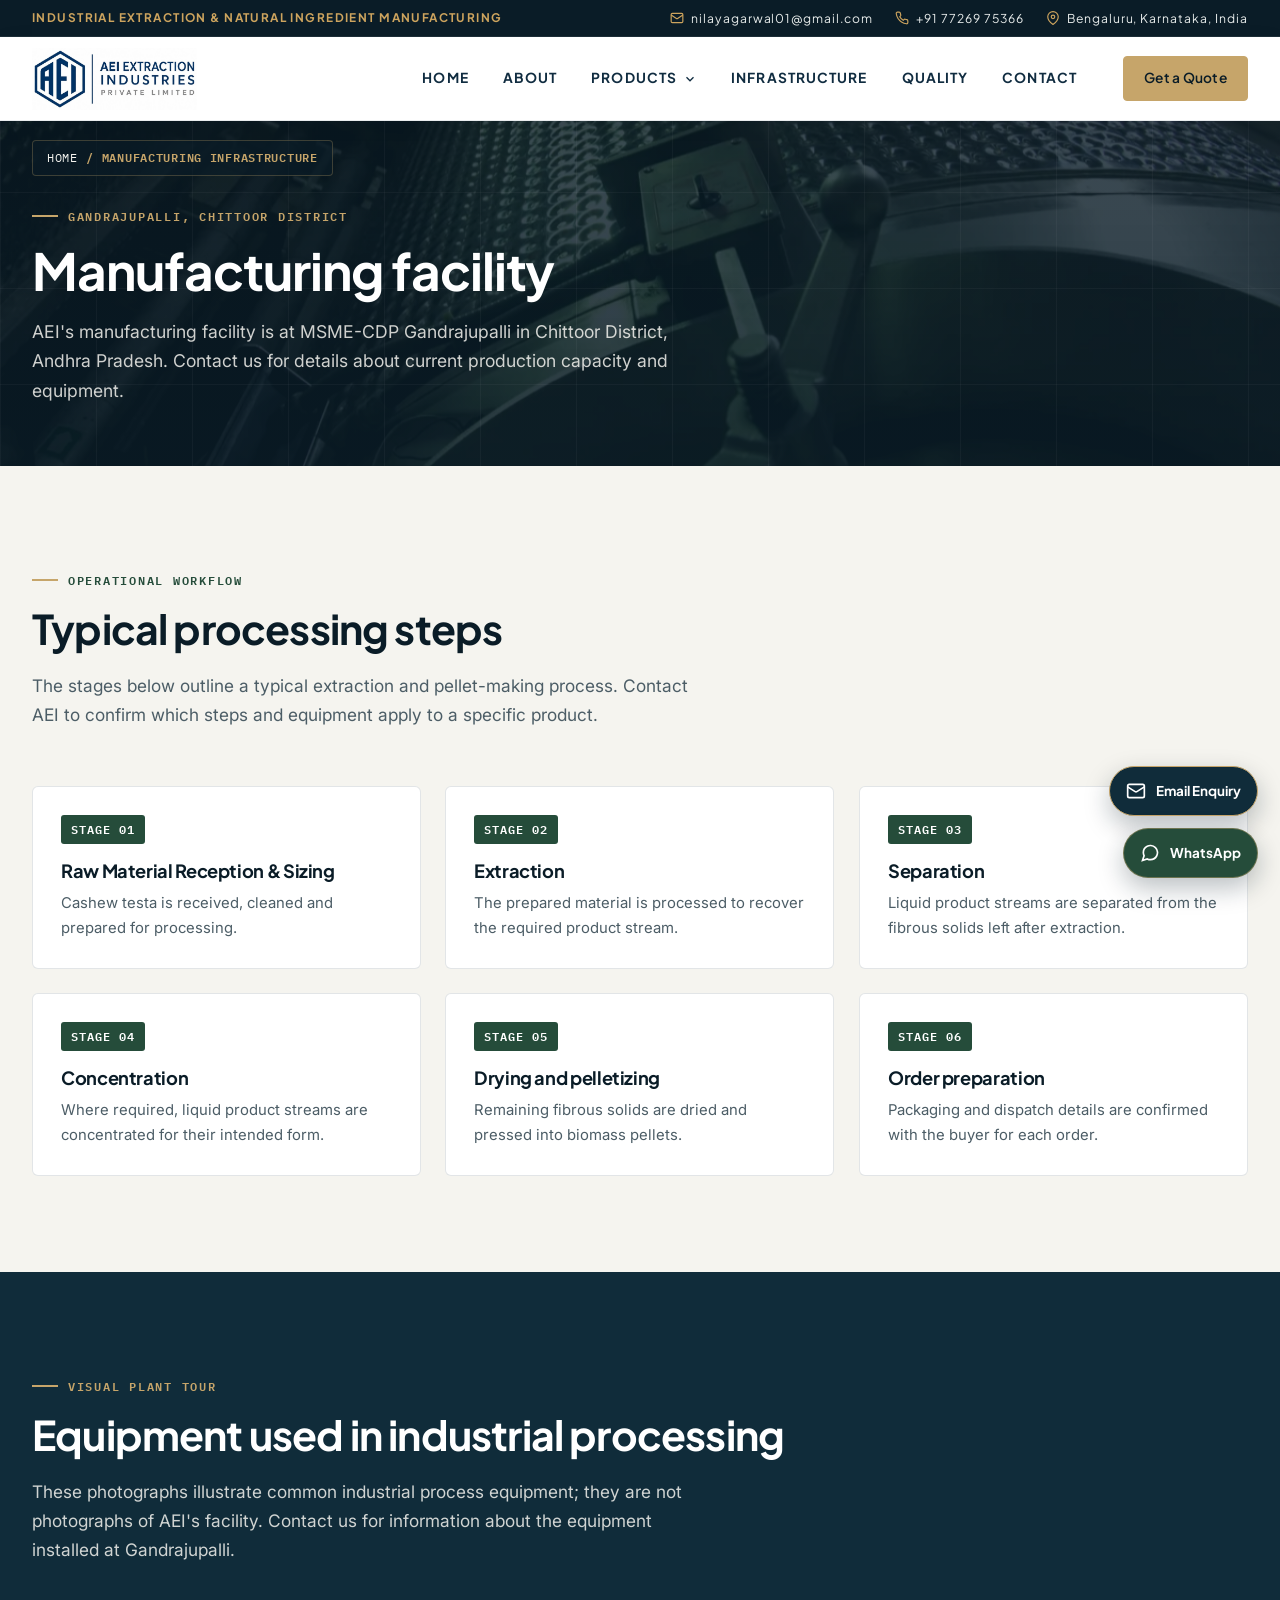
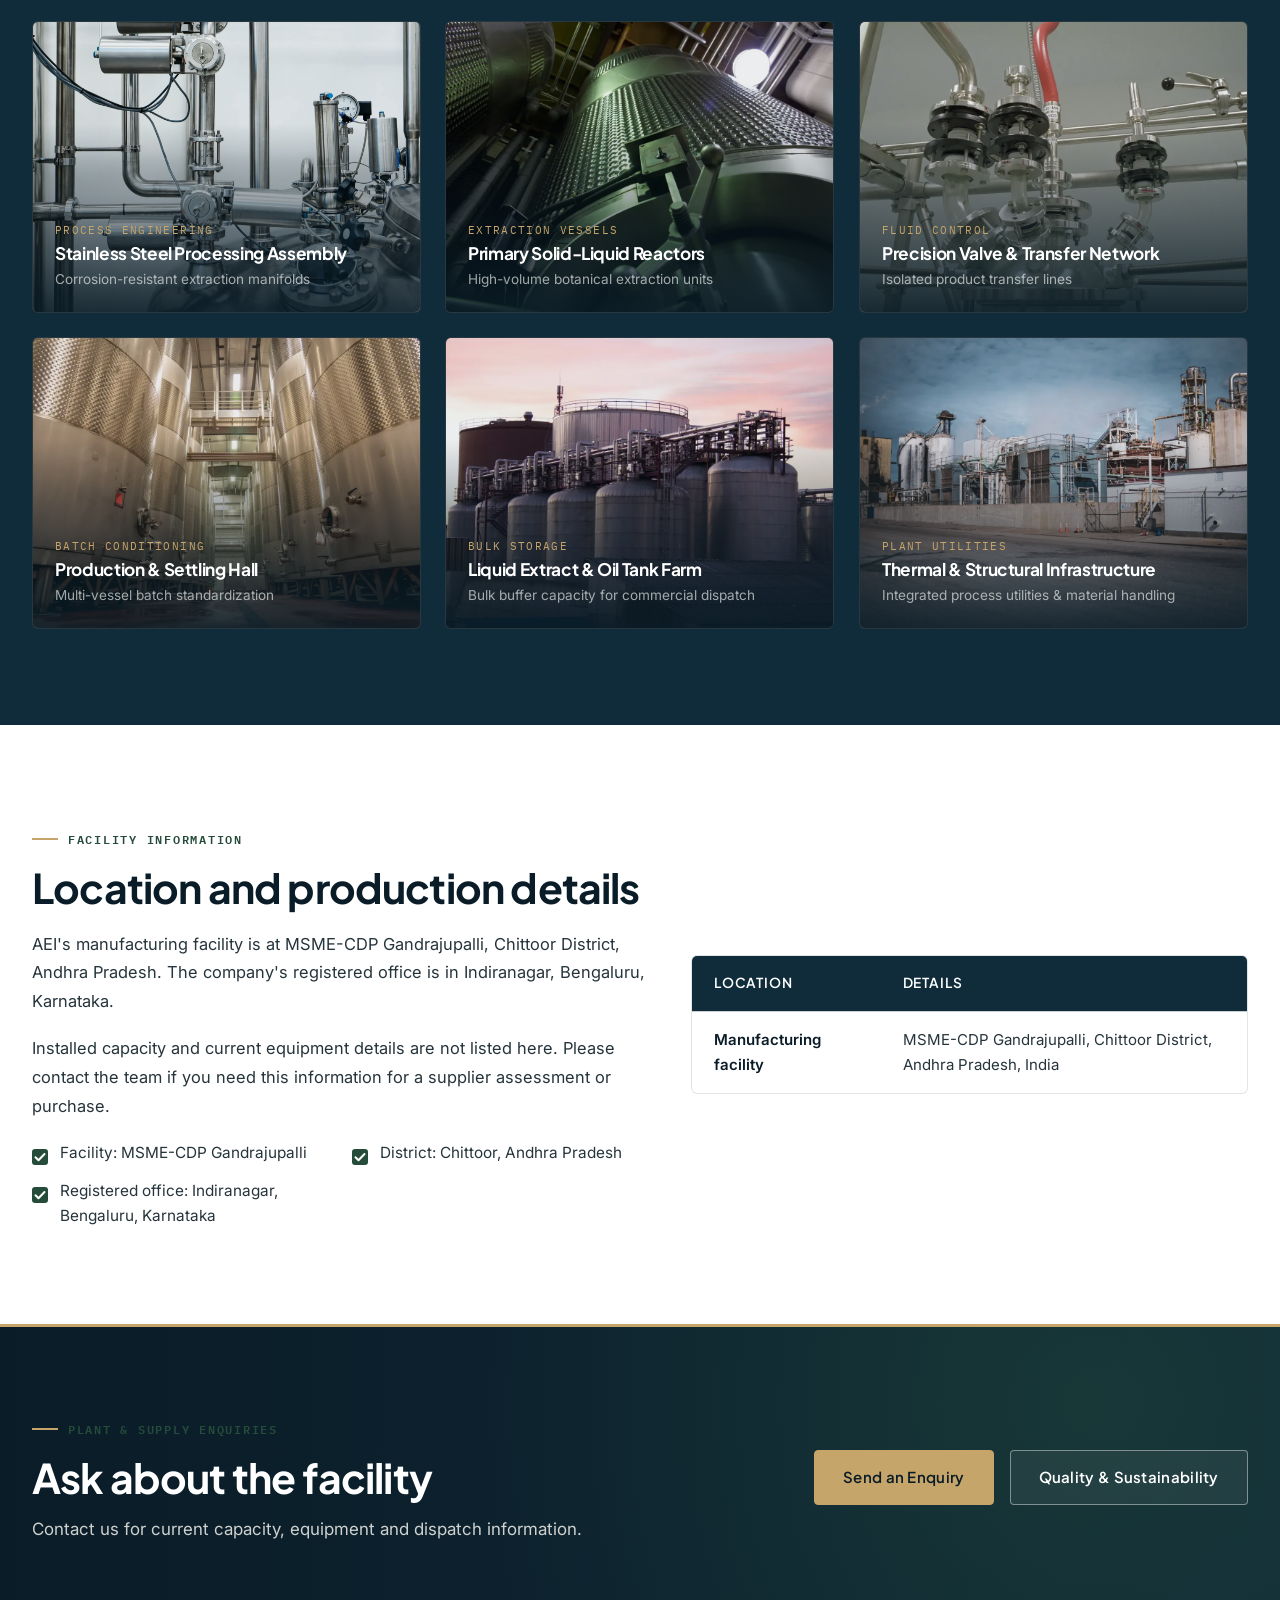
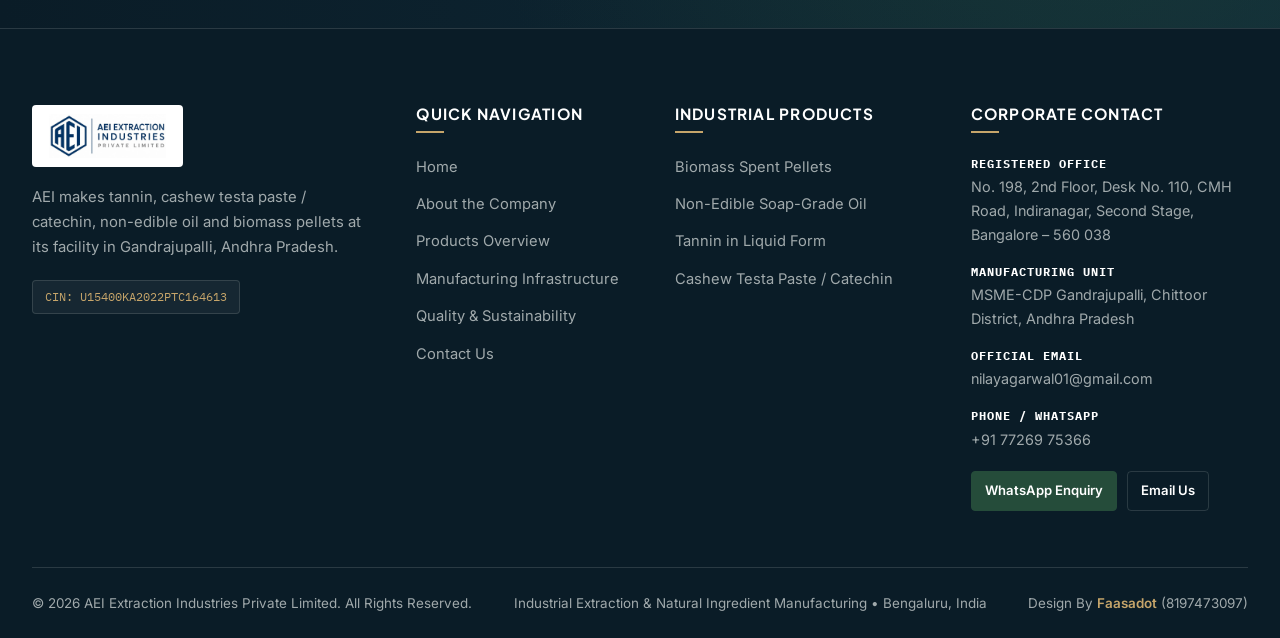
<file: infrastructure/infrastructure.html>
<!DOCTYPE html>
<html lang="en">
<head>
  <meta charset="UTF-8">
  <meta name="viewport" content="width=device-width, initial-scale=1.0">
  <link rel="preconnect" href="https://fonts.googleapis.com">
  <link rel="preconnect" href="https://fonts.gstatic.com" crossorigin>
  <link rel="stylesheet" href="https://fonts.googleapis.com/css2?family=IBM+Plex+Mono:wght@400;500;600&amp;family=Inter:wght@400;500;600;700&amp;family=Plus+Jakarta+Sans:wght@500;600;700;800&amp;display=swap">
  <title>AEI Manufacturing Facility | Gandrajupalli, Andhra Pradesh</title>
  <meta name="description" content="Explore AEI's manufacturing facility at Gandrajupalli, Chittoor District, Andhra Pradesh. Contact our team for current production and equipment details.">
  <meta name="robots" content="index, follow">
  <meta name="theme-color" content="#0A1C27">
  <link rel="canonical" href="https://aeiextractionindustries.com/infrastructure/">

  <meta property="og:type" content="website">
  <meta property="og:site_name" content="AEI Extraction Industries Private Limited">
  <meta property="og:title" content="AEI Manufacturing Facility | Gandrajupalli, Andhra Pradesh">
  <meta property="og:description" content="Explore AEI's manufacturing facility at Gandrajupalli, Chittoor District, Andhra Pradesh. Contact our team for current production and equipment details.">
  <meta property="og:url" content="https://aeiextractionindustries.com/infrastructure/">
  <meta property="og:image" content="https://images.pexels.com/photos/2760286/pexels-photo-2760286.jpeg?auto=compress&cs=tinysrgb&fit=crop&h=800&w=1200">
  <meta name="twitter:card" content="summary_large_image">
  <meta name="twitter:title" content="AEI Manufacturing Facility | Gandrajupalli, Andhra Pradesh">
  <meta name="twitter:description" content="Explore AEI's manufacturing facility at Gandrajupalli, Chittoor District, Andhra Pradesh. Contact our team for current production and equipment details.">
  <meta name="twitter:image" content="https://images.pexels.com/photos/2760286/pexels-photo-2760286.jpeg?auto=compress&amp;cs=tinysrgb&amp;fit=crop&amp;h=800&amp;w=1200">

  <script type="application/ld+json">
  {
    "@context": "https://schema.org",
    "@graph": [
      {
        "@type": "WebPage",
        "@id": "https://aeiextractionindustries.com/infrastructure/#webpage",
        "url": "https://aeiextractionindustries.com/infrastructure/",
        "name": "AEI Manufacturing Facility | Gandrajupalli, Andhra Pradesh",
        "description": "Explore AEI's manufacturing facility at Gandrajupalli, Chittoor District, Andhra Pradesh. Contact our team for current production and equipment details.",
        "isPartOf": { "@id": "https://aeiextractionindustries.com/#website" },
        "about": { "@id": "https://aeiextractionindustries.com/#organization" },
        "breadcrumb": { "@id": "https://aeiextractionindustries.com/infrastructure/#breadcrumb" },
        "inLanguage": "en"
      },
      {
        "@type": "BreadcrumbList",
        "@id": "https://aeiextractionindustries.com/infrastructure/#breadcrumb",
        "itemListElement": [
          { "@type": "ListItem", "position": 1, "name": "Home", "item": "https://aeiextractionindustries.com/" },
          { "@type": "ListItem", "position": 2, "name": "Infrastructure", "item": "https://aeiextractionindustries.com/infrastructure/" }
        ]
      }
    ]
  }
  </script>

  <link rel="icon" type="image/svg+xml" href="../assets/logo/favicon.svg">
  <link rel="stylesheet" href="../css/style.css">
  <link rel="stylesheet" href="../css/responsive.css">
  <link rel="stylesheet" href="../css/animations.css">
</head>
<body>
  <a href="#main-content" class="skip-link">Skip to main content</a>

  <!-- Shared Corporate Header (With Topbar & Real Logo Badge) -->
  <header class="site-header" role="banner">
    <div class="header-topbar">
      <div class="container header-topbar-inner">
        <span class="header-topbar-tag">Industrial Extraction &amp; Natural Ingredient Manufacturing</span>
        <div class="header-topbar-contacts">
          <a href="mailto:nilayagarwal01@gmail.com" class="header-topbar-item" title="Official Email">
            <svg viewBox="0 0 24 24" fill="none" stroke="currentColor" stroke-width="2" aria-hidden="true"><rect x="2" y="4" width="20" height="16" rx="2"></rect><path d="m22 7-8.97 5.7a1.94 1.94 0 0 1-2.06 0L2 7"></path></svg>
            <span>nilayagarwal01@gmail.com</span>
          </a>
          <a href="https://wa.me/917726975366?text=Hello%20AEI%20Extraction%20Industries" target="_blank" rel="noopener noreferrer" class="header-topbar-item" title="Phone &amp; WhatsApp">
            <svg viewBox="0 0 24 24" fill="none" stroke="currentColor" stroke-width="2" aria-hidden="true"><path d="M22 16.92v3a2 2 0 0 1-2.18 2 19.79 19.79 0 0 1-8.63-3.07 19.5 19.5 0 0 1-6-6 19.79 19.79 0 0 1-3.07-8.67A2 2 0 0 1 4.11 2h3a2 2 0 0 1 2 1.72 12.84 12.84 0 0 0 .7 2.81 2 2 0 0 1-.45 2.11L8.09 9.91a16 16 0 0 0 6 6l1.27-1.27a2 2 0 0 1 2.11-.45 12.84 12.84 0 0 0 2.81.7A2 2 0 0 1 22 16.92z"></path></svg>
            <span>+91 77269 75366</span>
          </a>
          <span class="header-topbar-item" title="Corporate Location">
            <svg viewBox="0 0 24 24" fill="none" stroke="currentColor" stroke-width="2" aria-hidden="true"><path d="M21 10c0 7-9 13-9 13s-9-6-9-13a9 9 0 0 1 18 0z"></path><circle cx="12" cy="10" r="3"></circle></svg>
            <span>Bengaluru, Karnataka, India</span>
          </span>
        </div>
      </div>
    </div>

    <div class="header-nav-bar">
      <div class="container header-inner">
        <a href="/" class="brand-logo" aria-label="AEI Extraction Industries Private Limited — Home">
          <img src="../assets/logo/aei-logo.webp" alt="AEI Extraction Industries Private Limited" class="brand-logo-img" width="220" height="50">
        </a>

      <button type="button" class="mobile-nav-toggle" aria-label="Toggle navigation menu" aria-expanded="false" aria-controls="primary-navigation">
        <span class="hamburger-bars" aria-hidden="true">
          <span></span><span></span><span></span>
        </span>
      </button>

      <nav id="primary-navigation" class="primary-nav" aria-label="Primary Navigation">
        <ul class="nav-list">
          <li class="nav-item"><a href="/" class="nav-link">Home</a></li>
          <li class="nav-item"><a href="/about/" class="nav-link">About</a></li>
          <li class="nav-item nav-item--dropdown">
            <a href="/products/" class="nav-link dropdown-toggle-btn" aria-haspopup="true" aria-expanded="false">
              Products
              <svg class="dropdown-chevron" viewBox="0 0 24 24" fill="none" stroke="currentColor" stroke-width="2.2" aria-hidden="true">
                <polyline points="6 9 12 15 18 9"></polyline>
              </svg>
            </a>
            <div class="dropdown-menu" role="menu" aria-label="Industrial Products">
              <div class="dropdown-header">Industrial Extraction Portfolio</div>
              <a href="/products/biomass-pellets" class="dropdown-link" role="menuitem">
                <span>
                  <span class="dropdown-link-title">Biomass Spent Pellets</span>
                  <span class="dropdown-link-meta">Densified agro-industrial solid fuel</span>
                </span>
                <span class="dropdown-code">PRD-01</span>
              </a>
              <a href="/products/soap-grade-oil" class="dropdown-link" role="menuitem">
                <span>
                  <span class="dropdown-link-title">Non-Edible Soap-Grade Oil</span>
                  <span class="dropdown-link-meta">Industrial lipid &amp; saponification feedstock</span>
                </span>
                <span class="dropdown-code">PRD-02</span>
              </a>
              <a href="/products/tannin" class="dropdown-link" role="menuitem">
                <span>
                  <span class="dropdown-link-title">Tannin in Liquid Form</span>
                  <span class="dropdown-link-meta">Concentrated natural polyphenolic extract</span>
                </span>
                <span class="dropdown-code">PRD-03</span>
              </a>
              <a href="/products/cashew-catechin" class="dropdown-link" role="menuitem">
                <span>
                  <span class="dropdown-link-title">Cashew Testa Paste / Catechin</span>
                  <span class="dropdown-link-meta">Botanical catechin &amp; tannin-rich derivative</span>
                </span>
                <span class="dropdown-code">PRD-04</span>
              </a>
              <div class="dropdown-footer">
                <a href="/products/" class="dropdown-all-link">
                  <span>View Complete Products Overview</span>
                  <span aria-hidden="true">&rarr;</span>
                </a>
              </div>
            </div>
          </li>
          <li class="nav-item"><a href="/infrastructure/" class="nav-link">Infrastructure</a></li>
          <li class="nav-item"><a href="/quality/" class="nav-link">Quality</a></li>
          <li class="nav-item"><a href="/contact/" class="nav-link">Contact</a></li>
        </ul>
        <div class="header-cta">
          <a href="/contact/#quote-enquiry" class="btn btn--gold btn--sm">Get a Quote</a>
        </div>
      </nav>
    </div>
    <div class="mobile-backdrop" aria-hidden="true"></div>
  </header>

  <main id="main-content">
    <!-- Page Hero -->
    <section class="page-hero" aria-labelledby="page-title">
      <div class="hero-media">
        <img
          src="../assets/gallery/extraction-processing.webp"
          data-local-src="../assets/gallery/extraction-processing.webp"
          alt="Large stainless steel industrial extraction vessels inside a modern plant"
          width="1200"
          height="800"
          fetchpriority="high"
          class="hero-animate-bg">
      </div>
      <div class="hero-overlay" aria-hidden="true"></div>
      <div class="hero-grid-lines" aria-hidden="true"></div>

      <div class="container page-hero-content">
        <nav class="breadcrumb hero-animate-1" aria-label="Breadcrumb">
          <ol class="breadcrumb-list">
            <li class="breadcrumb-item"><a href="/">Home</a></li>
            <li class="breadcrumb-item" aria-current="page">Manufacturing Infrastructure</li>
          </ol>
        </nav>
        <span class="eyebrow hero-animate-1">Gandrajupalli, Chittoor District</span>
        <h1 id="page-title" class="page-hero-title hero-animate-2">Manufacturing facility</h1>
        <p class="page-hero-lead hero-animate-3">
          AEI's manufacturing facility is at MSME-CDP Gandrajupalli in Chittoor District, Andhra Pradesh. Contact us for details about current production capacity and equipment.
        </p>
      </div>
    </section>

    <!-- 6-Stage Industrial Process Architecture -->
    <section class="section section--offwhite" aria-labelledby="workflow-heading">
      <div class="container">
        <div class="section-header" data-reveal="fade-up">
          <span class="eyebrow">Operational Workflow</span>
          <h2 id="workflow-heading" class="section-title">Typical processing steps</h2>
          <p class="section-subtitle">
            The stages below outline a typical extraction and pellet-making process. Contact AEI to confirm which steps and equipment apply to a specific product.
          </p>
        </div>

        <div class="process-grid">
          <article class="process-step" data-reveal="fade-up" data-delay="1">
            <span class="process-step-index">STAGE 01</span>
            <h3>Raw Material Reception &amp; Sizing</h3>
            <p>Cashew testa is received, cleaned and prepared for processing.</p>
          </article>

          <article class="process-step" data-reveal="fade-up" data-delay="2">
            <span class="process-step-index">STAGE 02</span>
            <h3>Extraction</h3>
            <p>The prepared material is processed to recover the required product stream.</p>
          </article>

          <article class="process-step" data-reveal="fade-up" data-delay="3">
            <span class="process-step-index">STAGE 03</span>
            <h3>Separation</h3>
            <p>Liquid product streams are separated from the fibrous solids left after extraction.</p>
          </article>

          <article class="process-step" data-reveal="fade-up" data-delay="1">
            <span class="process-step-index">STAGE 04</span>
            <h3>Concentration</h3>
            <p>Where required, liquid product streams are concentrated for their intended form.</p>
          </article>

          <article class="process-step" data-reveal="fade-up" data-delay="2">
            <span class="process-step-index">STAGE 05</span>
            <h3>Drying and pelletizing</h3>
            <p>Remaining fibrous solids are dried and pressed into biomass pellets.</p>
          </article>

          <article class="process-step" data-reveal="fade-up" data-delay="3">
            <span class="process-step-index">STAGE 06</span>
            <h3>Order preparation</h3>
            <p>Packaging and dispatch details are confirmed with the buyer for each order.</p>
          </article>
        </div>
      </div>
    </section>

    <!-- Interactive Facility Gallery -->
    <section class="section section--navy" aria-labelledby="facility-gallery-heading">
      <div class="container">
        <div class="section-header" data-reveal="fade-up">
          <span class="eyebrow">Visual Plant Tour</span>
          <h2 id="facility-gallery-heading" class="section-title">Equipment used in industrial processing</h2>
          <p class="section-subtitle">
            These photographs illustrate common industrial process equipment; they are not photographs of AEI's facility. Contact us for information about the equipment installed at Gandrajupalli.
          </p>
        </div>

        <div class="gallery-grid">
          <div class="gallery-card" data-lightbox data-reveal="fade-up" data-delay="1">
            <img
              src="../assets/gallery/hero-industrial-factory.webp"
              data-local-src="../assets/gallery/hero-industrial-factory.webp"
              alt="Stainless steel industrial extraction equipment and piping assembly"
              width="1200"
              height="800"
              loading="lazy">
            <span class="gallery-zoom-hint" aria-hidden="true">+</span>
            <div class="gallery-card-overlay">
              <span class="gallery-card-tag">Process Engineering</span>
              <h3 class="gallery-card-title">Stainless Steel Processing Assembly</h3>
              <p class="gallery-card-sub">Corrosion-resistant extraction manifolds</p>
            </div>
          </div>

          <div class="gallery-card" data-lightbox data-reveal="fade-up" data-delay="2">
            <img
              src="../assets/gallery/extraction-processing.webp"
              data-local-src="../assets/gallery/extraction-processing.webp"
              alt="Vertical stainless steel extraction tanks inside industrial building"
              width="1200"
              height="800"
              loading="lazy">
            <span class="gallery-zoom-hint" aria-hidden="true">+</span>
            <div class="gallery-card-overlay">
              <span class="gallery-card-tag">Extraction Vessels</span>
              <h3 class="gallery-card-title">Primary Solid-Liquid Reactors</h3>
              <p class="gallery-card-sub">High-volume botanical extraction units</p>
            </div>
          </div>

          <div class="gallery-card" data-lightbox data-reveal="fade-up" data-delay="3">
            <img
              src="../assets/gallery/industrial-machinery.webp"
              data-local-src="../assets/gallery/industrial-machinery.webp"
              alt="Industrial chemical pipes and stainless steel valves"
              width="1200"
              height="800"
              loading="lazy">
            <span class="gallery-zoom-hint" aria-hidden="true">+</span>
            <div class="gallery-card-overlay">
              <span class="gallery-card-tag">Fluid Control</span>
              <h3 class="gallery-card-title">Precision Valve &amp; Transfer Network</h3>
              <p class="gallery-card-sub">Isolated product transfer lines</p>
            </div>
          </div>

          <div class="gallery-card" data-lightbox data-reveal="fade-up" data-delay="1">
            <img
              src="../assets/gallery/manufacturing-production.webp"
              data-local-src="../assets/gallery/manufacturing-production.webp"
              alt="Industrial tank row along production hall"
              width="1200"
              height="800"
              loading="lazy">
            <span class="gallery-zoom-hint" aria-hidden="true">+</span>
            <div class="gallery-card-overlay">
              <span class="gallery-card-tag">Batch Conditioning</span>
              <h3 class="gallery-card-title">Production &amp; Settling Hall</h3>
              <p class="gallery-card-sub">Multi-vessel batch standardization</p>
            </div>
          </div>

          <div class="gallery-card" data-lightbox data-reveal="fade-up" data-delay="2">
            <img
              src="../assets/gallery/industrial-storage-tanks.webp"
              data-local-src="../assets/gallery/industrial-storage-tanks.webp"
              alt="Stainless steel bulk storage tanks with pipelines"
              width="1200"
              height="800"
              loading="lazy">
            <span class="gallery-zoom-hint" aria-hidden="true">+</span>
            <div class="gallery-card-overlay">
              <span class="gallery-card-tag">Bulk Storage</span>
              <h3 class="gallery-card-title">Liquid Extract &amp; Oil Tank Farm</h3>
              <p class="gallery-card-sub">Bulk buffer capacity for commercial dispatch</p>
            </div>
          </div>

          <div class="gallery-card" data-lightbox data-reveal="fade-up" data-delay="3">
            <img
              src="../assets/gallery/factory-infrastructure.webp"
              data-local-src="../assets/gallery/factory-infrastructure.webp"
              alt="Industrial factory steel framework and utility towers"
              width="1200"
              height="800"
              loading="lazy">
            <span class="gallery-zoom-hint" aria-hidden="true">+</span>
            <div class="gallery-card-overlay">
              <span class="gallery-card-tag">Plant Utilities</span>
              <h3 class="gallery-card-title">Thermal &amp; Structural Infrastructure</h3>
              <p class="gallery-card-sub">Integrated process utilities &amp; material handling</p>
            </div>
          </div>
        </div>
      </div>
    </section>

    <!-- Engineering & Safety Discipline -->
    <section class="section section--white" aria-labelledby="safety-heading">
      <div class="container">
        <div class="split-grid">
          <div data-reveal="fade-right">
            <span class="eyebrow">Facility information</span>
            <h2 id="safety-heading" class="section-title">Location and production details</h2>
            <div class="prose">
              <p>
                AEI's manufacturing facility is at MSME-CDP Gandrajupalli, Chittoor District, Andhra Pradesh. The company's registered office is in Indiranagar, Bengaluru, Karnataka.
              </p>
              <p>
                Installed capacity and current equipment details are not listed here. Please contact the team if you need this information for a supplier assessment or purchase.
              </p>
            </div>
            <ul class="check-list">
              <li>Facility: MSME-CDP Gandrajupalli</li>
              <li>District: Chittoor, Andhra Pradesh</li>
              <li>Registered office: Indiranagar, Bengaluru, Karnataka</li>
            </ul>
          </div>

          <div data-reveal="fade-left">
            <div class="spec-table-wrap">
              <table class="spec-table">
                <thead>
                  <tr>
                    <th scope="col">Location</th>
                    <th scope="col">Details</th>
                  </tr>
                </thead>
                <tbody>
                  <tr>
                    <td class="spec-param">Manufacturing facility</td>
                    <td>MSME-CDP Gandrajupalli, Chittoor District, Andhra Pradesh, India</td>
                  </tr>
                </tbody>
              </table>
            </div>
          </div>
        </div>
      </div>
    </section>

    <!-- CTA Banner -->
    <section class="cta-banner" aria-labelledby="infra-cta-heading">
      <div class="container cta-banner-inner">
        <div class="cta-banner-copy" data-reveal="fade-right">
          <span class="eyebrow">Plant &amp; Supply Enquiries</span>
          <h2 id="infra-cta-heading" class="cta-banner-title">Ask about the facility</h2>
          <p class="cta-banner-text">
            Contact us for current capacity, equipment and dispatch information.
          </p>
        </div>
        <div class="btn-group" data-reveal="fade-left">
          <a href="/contact/#quote-enquiry" class="btn btn--gold">Send an Enquiry</a>
          <a href="/quality/" class="btn btn--outline-light">Quality &amp; Sustainability</a>
        </div>
      </div>
    </section>
  </main>

  <!-- Shared Corporate Footer -->
  <footer class="site-footer" role="contentinfo">
    <div class="container">
      <div class="footer-grid">
        <div>
          <a href="/" class="brand-logo-box brand-logo-box--footer" aria-label="AEI Extraction Industries Private Limited">
            <img src="../assets/logo/aei-logo.webp" alt="AEI Extraction Industries Private Limited" class="brand-logo-img" width="220" height="44">
          </a>
          <p class="footer-brand-desc">
            AEI makes tannin, cashew testa paste / catechin, non-edible oil and biomass pellets at its facility in Gandrajupalli, Andhra Pradesh.
          </p>
          <div class="footer-location-badge"><span>CIN: U15400KA2022PTC164613</span></div>
        </div>
        <div>
          <h3 class="footer-heading">Quick Navigation</h3>
          <ul class="footer-links">
            <li><a href="/">Home</a></li>
            <li><a href="/about/">About the Company</a></li>
            <li><a href="/products/">Products Overview</a></li>
            <li><a href="/infrastructure/">Manufacturing Infrastructure</a></li>
            <li><a href="/quality/">Quality &amp; Sustainability</a></li>
            <li><a href="/contact/">Contact Us</a></li>
          </ul>
        </div>
        <div>
          <h3 class="footer-heading">Industrial Products</h3>
          <ul class="footer-links">
            <li><a href="/products/biomass-pellets">Biomass Spent Pellets</a></li>
            <li><a href="/products/soap-grade-oil">Non-Edible Soap-Grade Oil</a></li>
            <li><a href="/products/tannin">Tannin in Liquid Form</a></li>
            <li><a href="/products/cashew-catechin">Cashew Testa Paste / Catechin</a></li>
          </ul>
        </div>
        <div>
          <h3 class="footer-heading">Corporate Contact</h3>
          <ul class="footer-contact-list">
            <li>
              <strong>Registered Office</strong>
              No. 198, 2nd Floor, Desk No. 110, CMH Road, Indiranagar, Second Stage, Bangalore &ndash; 560 038
            </li>
            <li>
              <strong>Manufacturing Unit</strong>
              MSME-CDP Gandrajupalli, Chittoor District, Andhra Pradesh
            </li>
            <li>
              <strong>Official Email</strong>
              <a href="mailto:nilayagarwal01@gmail.com?subject=Infrastructure%20Enquiry%20-%20AEI%20Extraction%20Industries">nilayagarwal01@gmail.com</a>
            </li>
            <li>
              <strong>Phone / WhatsApp</strong>
              <a href="https://wa.me/917726975366?text=Hello%20AEI%20Extraction%20Industries" target="_blank" rel="noopener noreferrer">+91 77269 75366</a>
            </li>
          </ul>
          <div class="footer-direct-channels">
            <a href="https://wa.me/917726975366?text=Hello%20AEI%20Extraction%20Industries" target="_blank" rel="noopener noreferrer" class="footer-channel-link footer-channel-link--wa">WhatsApp Enquiry</a>
            <a href="mailto:nilayagarwal01@gmail.com?subject=Infrastructure%20Enquiry%20-%20AEI%20Extraction%20Industries" class="footer-channel-link footer-channel-link--mail">Email Us</a>
          </div>
        </div>
      </div>
      <div class="footer-bottom">
        <p>&copy; <span data-current-year>2026</span> AEI Extraction Industries Private Limited. All Rights Reserved.</p>
        <p>Industrial Extraction &amp; Natural Ingredient Manufacturing &bull; Bengaluru, India</p>
        <p class="footer-credit">Design By <a href="tel:8197473097">Faasadot</a> (8197473097)</p>
      </div>
    </div>
  </footer>

  <div class="floating-actions" aria-label="Direct Contact Shortcuts">
    <button type="button" class="back-to-top" aria-label="Scroll back to top">
      <svg width="18" height="18" viewBox="0 0 24 24" fill="none" stroke="currentColor" stroke-width="2.4" aria-hidden="true">
        <polyline points="18 15 12 9 6 15"></polyline>
      </svg>
    </button>
    <a href="mailto:nilayagarwal01@gmail.com?subject=Infrastructure%20Enquiry%20-%20AEI%20Extraction%20Industries" class="float-btn float-btn--email" aria-label="Send an email enquiry">
      <svg viewBox="0 0 24 24" fill="none" stroke="currentColor" stroke-width="2" aria-hidden="true">
        <rect x="2" y="4" width="20" height="16" rx="2"></rect>
        <path d="m22 7-8.97 5.7a1.94 1.94 0 0 1-2.06 0L2 7"></path>
      </svg>
      <span class="float-btn-label">Email Enquiry</span>
    </a>
    <a href="https://wa.me/917726975366?text=Hello%20AEI%20Extraction%20Industries" target="_blank" rel="noopener noreferrer" class="float-btn float-btn--whatsapp" aria-label="Chat on WhatsApp">
      <svg viewBox="0 0 24 24" fill="none" stroke="currentColor" stroke-width="2" aria-hidden="true">
        <path d="M21 11.5a8.38 8.38 0 0 1-.9 3.8 8.5 8.5 0 0 1-7.6 4.7 8.38 8.38 0 0 1-3.8-.9L3 21l1.9-5.7a8.38 8.38 0 0 1-.9-3.8 8.5 8.5 0 0 1 4.7-7.6 8.38 8.38 0 0 1 3.8-.9h.5a8.48 8.48 0 0 1 8 8v.5z"></path>
      </svg>
      <span class="float-btn-label">WhatsApp</span>
    </a>
  </div>

  <script src="../js/navigation.js"></script>
  <script src="../js/main.js"></script>
</body>
</html>
</file>
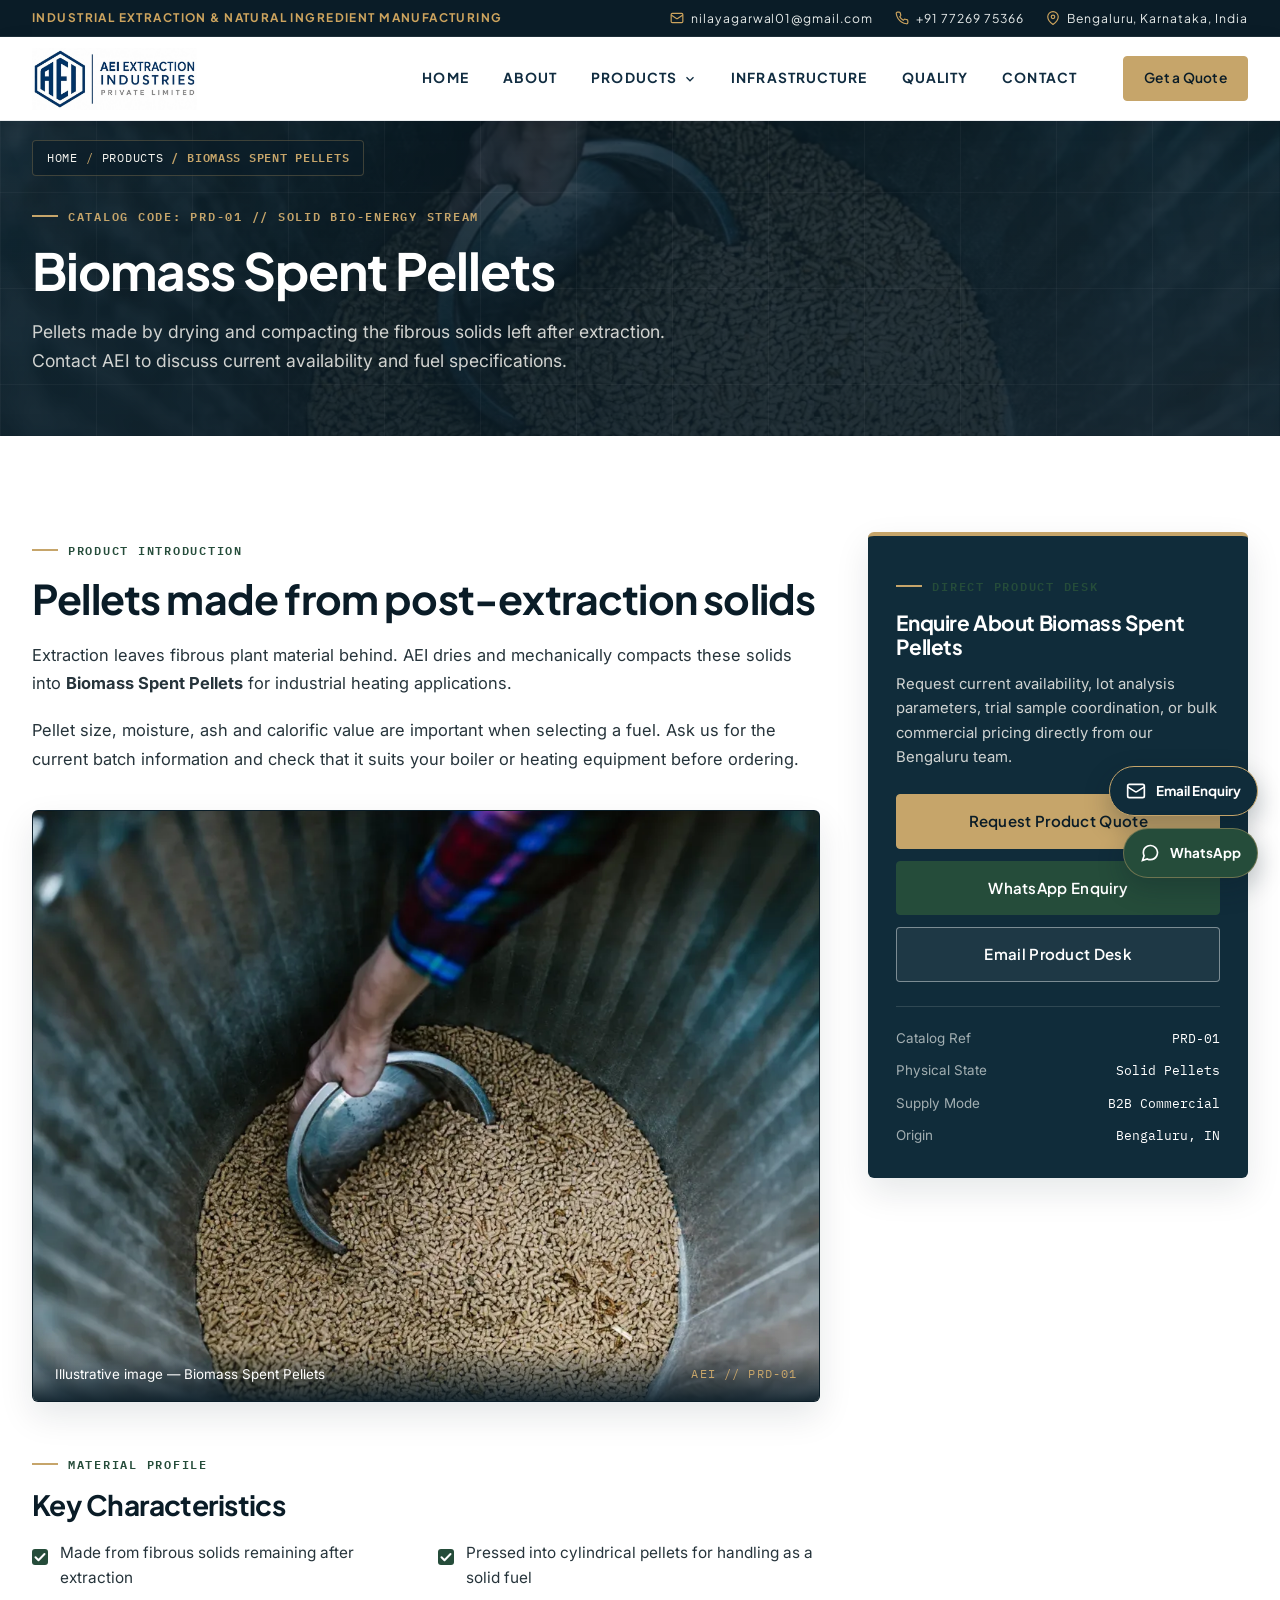
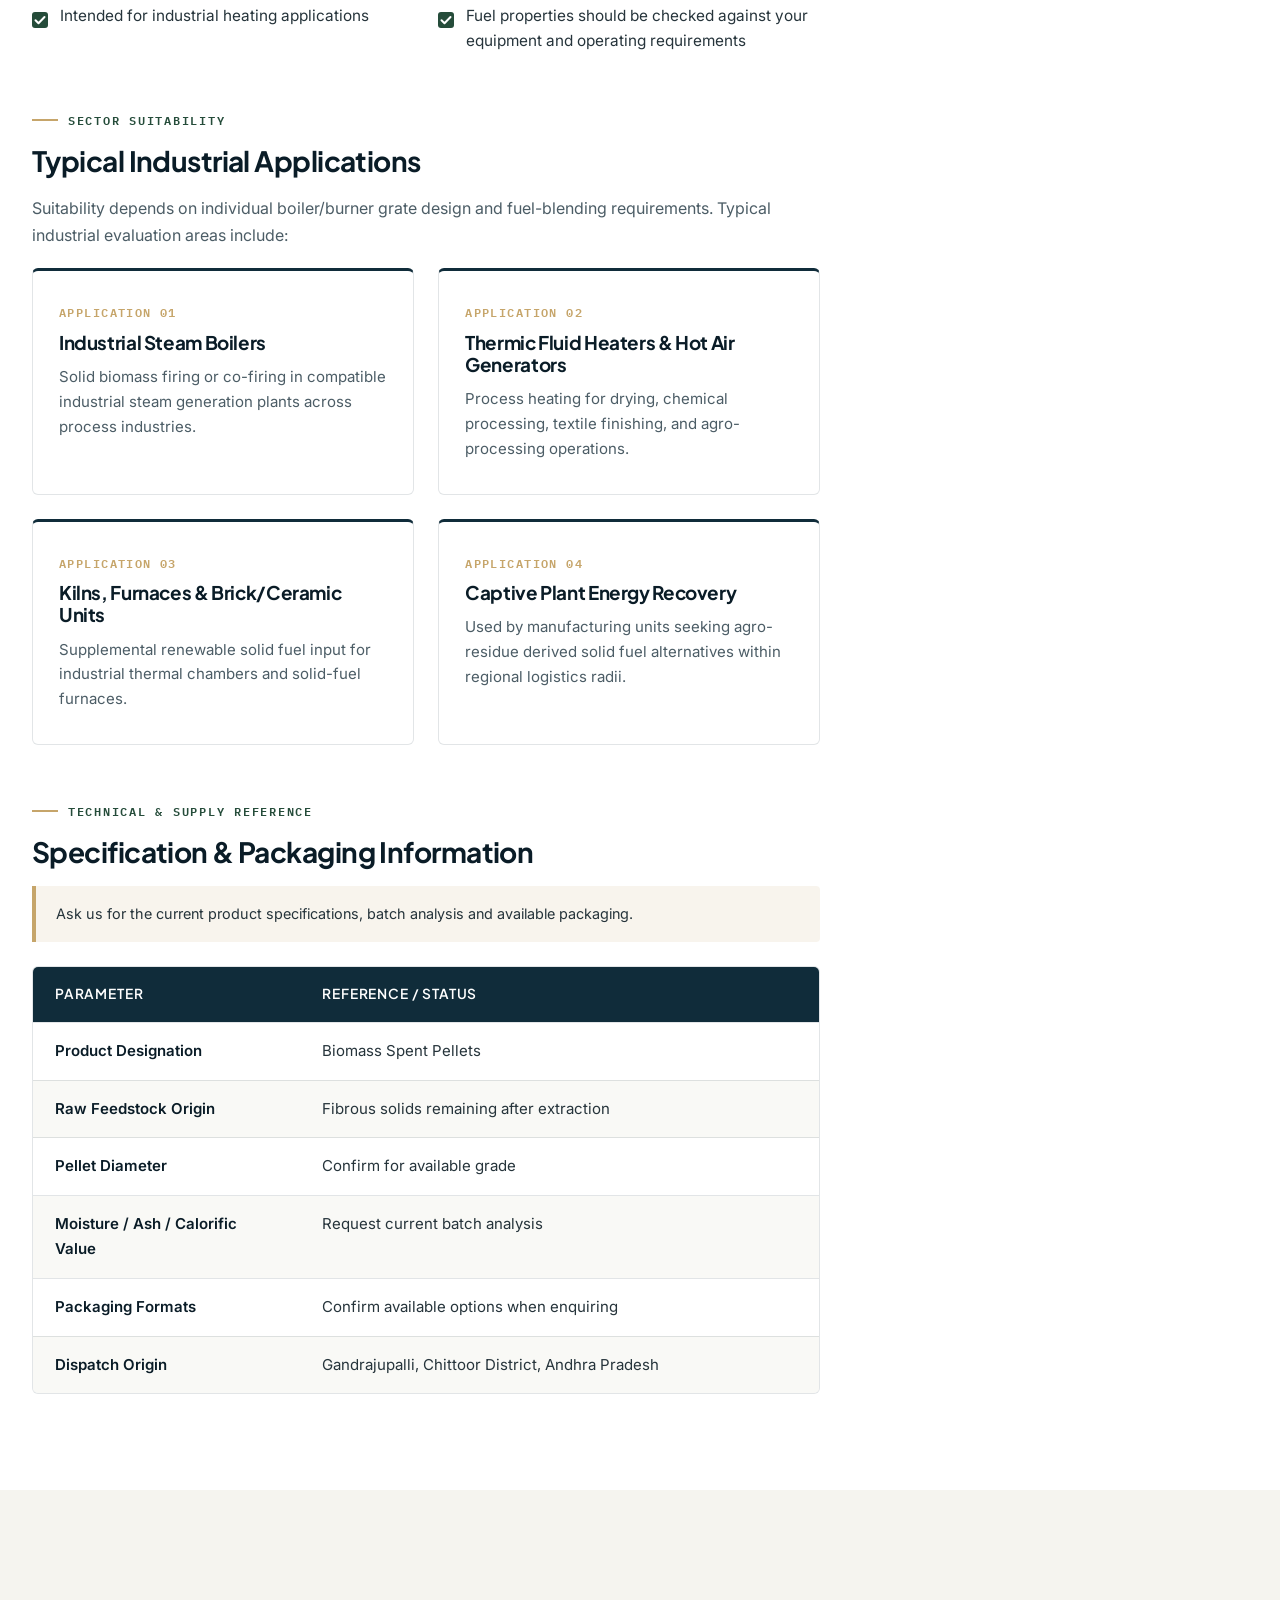
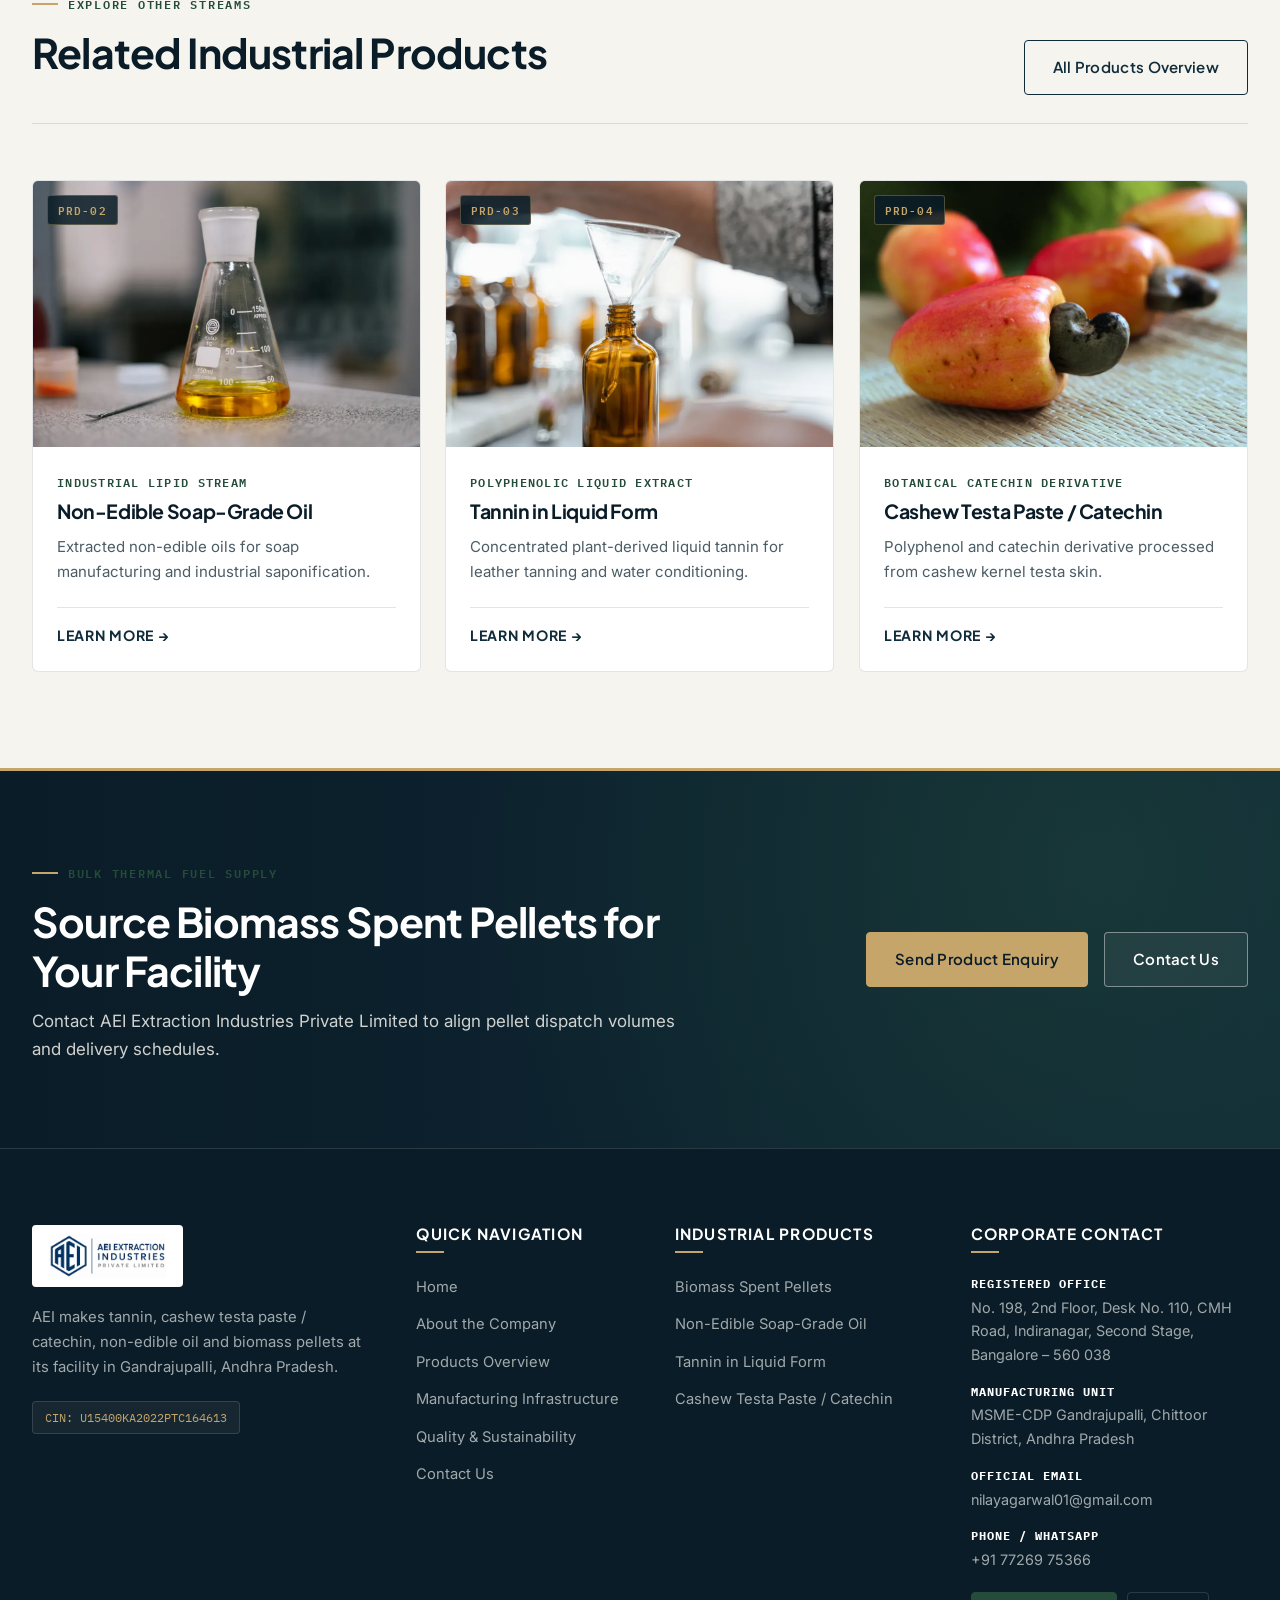
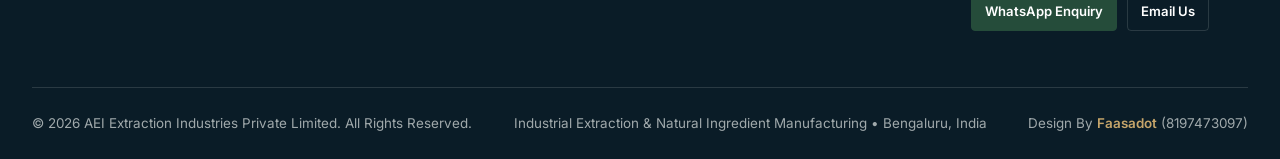
<file: products/biomass-pellets.html>
<!DOCTYPE html>
<html lang="en">
<head>
  <meta charset="UTF-8">
  <meta name="viewport" content="width=device-width, initial-scale=1.0">
  <link rel="preconnect" href="https://fonts.googleapis.com">
  <link rel="preconnect" href="https://fonts.gstatic.com" crossorigin>
  <link rel="stylesheet" href="https://fonts.googleapis.com/css2?family=IBM+Plex+Mono:wght@400;500;600&amp;family=Inter:wght@400;500;600;700&amp;family=Plus+Jakarta+Sans:wght@500;600;700;800&amp;display=swap">
  <title>Cashew Biomass Pellets | AEI Extraction Industries</title>
  <meta name="description" content="AEI biomass pellets use fibrous solids left after cashew testa extraction. Contact us for fuel specifications, batch details and current availability.">
  <meta name="robots" content="index, follow">
  <meta name="theme-color" content="#0A1C27">
  <link rel="canonical" href="https://aeiextractionindustries.com/products/biomass-pellets">

  <meta property="og:type" content="product">
  <meta property="og:site_name" content="AEI Extraction Industries Private Limited">
  <meta property="og:title" content="Cashew Biomass Pellets | AEI Extraction Industries">
  <meta property="og:description" content="AEI biomass pellets use fibrous solids left after cashew testa extraction. Contact us for fuel specifications, batch details and current availability.">
  <meta property="og:url" content="https://aeiextractionindustries.com/products/biomass-pellets">
  <meta property="og:image" content="https://images.pexels.com/photos/7782871/pexels-photo-7782871.jpeg?auto=compress&cs=tinysrgb&fit=crop&h=800&w=1200">
  <meta name="twitter:card" content="summary_large_image">
  <meta name="twitter:title" content="Cashew Biomass Pellets | AEI Extraction Industries">
  <meta name="twitter:description" content="AEI biomass pellets use fibrous solids left after cashew testa extraction. Contact us for fuel specifications, batch details and current availability.">
  <meta name="twitter:image" content="https://images.pexels.com/photos/7782871/pexels-photo-7782871.jpeg?auto=compress&amp;cs=tinysrgb&amp;fit=crop&amp;h=800&amp;w=1200">

  <script type="application/ld+json">
  {
    "@context": "https://schema.org",
    "@graph": [
      {
        "@type": "WebPage",
        "@id": "https://aeiextractionindustries.com/products/biomass-pellets#webpage",
        "url": "https://aeiextractionindustries.com/products/biomass-pellets",
        "name": "Cashew Biomass Pellets | AEI Extraction Industries",
        "description": "AEI biomass pellets use fibrous solids left after cashew testa extraction. Contact us for fuel specifications, batch details and current availability.",
        "isPartOf": { "@id": "https://aeiextractionindustries.com/#website" },
        "mainEntity": { "@id": "https://aeiextractionindustries.com/products/biomass-pellets#product" },
        "breadcrumb": { "@id": "https://aeiextractionindustries.com/products/biomass-pellets#breadcrumb" },
        "inLanguage": "en"
      },
      {
        "@type": "Product",
        "@id": "https://aeiextractionindustries.com/products/biomass-pellets#product",
        "name": "Biomass Spent Pellets",
        "description": "AEI biomass pellets use fibrous solids left after cashew testa extraction. Contact us for fuel specifications, batch details and current availability.",
        "image": "https://aeiextractionindustries.com/assets/gallery/biomass-pellets.webp",
        "sku": "PRD-01",
        "manufacturer": { "@id": "https://aeiextractionindustries.com/#organization" }
      },
      {
        "@type": "BreadcrumbList",
        "@id": "https://aeiextractionindustries.com/products/biomass-pellets#breadcrumb",
        "itemListElement": [
          { "@type": "ListItem", "position": 1, "name": "Home", "item": "https://aeiextractionindustries.com/" },
          { "@type": "ListItem", "position": 2, "name": "Products", "item": "https://aeiextractionindustries.com/products/" },
          { "@type": "ListItem", "position": 3, "name": "Biomass Spent Pellets", "item": "https://aeiextractionindustries.com/products/biomass-pellets" }
        ]
      }
    ]
  }
  </script>

  <link rel="icon" type="image/svg+xml" href="../assets/logo/favicon.svg">
  <link rel="stylesheet" href="../css/style.css">
  <link rel="stylesheet" href="../css/responsive.css">
  <link rel="stylesheet" href="../css/animations.css">
</head>
<body>
  <a href="#main-content" class="skip-link">Skip to main content</a>

  <!-- Shared Corporate Header (With Topbar & Real Logo Badge) -->
  <header class="site-header" role="banner">
    <div class="header-topbar">
      <div class="container header-topbar-inner">
        <span class="header-topbar-tag">Industrial Extraction &amp; Natural Ingredient Manufacturing</span>
        <div class="header-topbar-contacts">
          <a href="mailto:nilayagarwal01@gmail.com" class="header-topbar-item" title="Official Email">
            <svg viewBox="0 0 24 24" fill="none" stroke="currentColor" stroke-width="2" aria-hidden="true"><rect x="2" y="4" width="20" height="16" rx="2"></rect><path d="m22 7-8.97 5.7a1.94 1.94 0 0 1-2.06 0L2 7"></path></svg>
            <span>nilayagarwal01@gmail.com</span>
          </a>
          <a href="https://wa.me/917726975366?text=Hello%20AEI%20Extraction%20Industries" target="_blank" rel="noopener noreferrer" class="header-topbar-item" title="Phone &amp; WhatsApp">
            <svg viewBox="0 0 24 24" fill="none" stroke="currentColor" stroke-width="2" aria-hidden="true"><path d="M22 16.92v3a2 2 0 0 1-2.18 2 19.79 19.79 0 0 1-8.63-3.07 19.5 19.5 0 0 1-6-6 19.79 19.79 0 0 1-3.07-8.67A2 2 0 0 1 4.11 2h3a2 2 0 0 1 2 1.72 12.84 12.84 0 0 0 .7 2.81 2 2 0 0 1-.45 2.11L8.09 9.91a16 16 0 0 0 6 6l1.27-1.27a2 2 0 0 1 2.11-.45 12.84 12.84 0 0 0 2.81.7A2 2 0 0 1 22 16.92z"></path></svg>
            <span>+91 77269 75366</span>
          </a>
          <span class="header-topbar-item" title="Corporate Location">
            <svg viewBox="0 0 24 24" fill="none" stroke="currentColor" stroke-width="2" aria-hidden="true"><path d="M21 10c0 7-9 13-9 13s-9-6-9-13a9 9 0 0 1 18 0z"></path><circle cx="12" cy="10" r="3"></circle></svg>
            <span>Bengaluru, Karnataka, India</span>
          </span>
        </div>
      </div>
    </div>

    <div class="header-nav-bar">
      <div class="container header-inner">
        <a href="/" class="brand-logo" aria-label="AEI Extraction Industries Private Limited — Home">
          <img src="../assets/logo/aei-logo.webp" alt="AEI Extraction Industries Private Limited" class="brand-logo-img" width="220" height="50">
        </a>

      <button type="button" class="mobile-nav-toggle" aria-label="Toggle navigation menu" aria-expanded="false" aria-controls="primary-navigation">
        <span class="hamburger-bars" aria-hidden="true">
          <span></span><span></span><span></span>
        </span>
      </button>

      <nav id="primary-navigation" class="primary-nav" aria-label="Primary Navigation">
        <ul class="nav-list">
          <li class="nav-item"><a href="/" class="nav-link">Home</a></li>
          <li class="nav-item"><a href="/about/" class="nav-link">About</a></li>
          <li class="nav-item nav-item--dropdown">
            <a href="/products/" class="nav-link dropdown-toggle-btn" aria-haspopup="true" aria-expanded="false">
              Products
              <svg class="dropdown-chevron" viewBox="0 0 24 24" fill="none" stroke="currentColor" stroke-width="2.2" aria-hidden="true">
                <polyline points="6 9 12 15 18 9"></polyline>
              </svg>
            </a>
            <div class="dropdown-menu" role="menu" aria-label="Industrial Products">
              <div class="dropdown-header">Industrial Extraction Portfolio</div>
              <a href="/products/biomass-pellets" class="dropdown-link" role="menuitem">
                <span>
                  <span class="dropdown-link-title">Biomass Spent Pellets</span>
                  <span class="dropdown-link-meta">Densified agro-industrial solid fuel</span>
                </span>
                <span class="dropdown-code">PRD-01</span>
              </a>
              <a href="/products/soap-grade-oil" class="dropdown-link" role="menuitem">
                <span>
                  <span class="dropdown-link-title">Non-Edible Soap-Grade Oil</span>
                  <span class="dropdown-link-meta">Industrial lipid &amp; saponification feedstock</span>
                </span>
                <span class="dropdown-code">PRD-02</span>
              </a>
              <a href="/products/tannin" class="dropdown-link" role="menuitem">
                <span>
                  <span class="dropdown-link-title">Tannin in Liquid Form</span>
                  <span class="dropdown-link-meta">Concentrated natural polyphenolic extract</span>
                </span>
                <span class="dropdown-code">PRD-03</span>
              </a>
              <a href="/products/cashew-catechin" class="dropdown-link" role="menuitem">
                <span>
                  <span class="dropdown-link-title">Cashew Testa Paste / Catechin</span>
                  <span class="dropdown-link-meta">Botanical catechin &amp; tannin-rich derivative</span>
                </span>
                <span class="dropdown-code">PRD-04</span>
              </a>
              <div class="dropdown-footer">
                <a href="/products/" class="dropdown-all-link">
                  <span>View Complete Products Overview</span>
                  <span aria-hidden="true">&rarr;</span>
                </a>
              </div>
            </div>
          </li>
          <li class="nav-item"><a href="/infrastructure/" class="nav-link">Infrastructure</a></li>
          <li class="nav-item"><a href="/quality/" class="nav-link">Quality</a></li>
          <li class="nav-item"><a href="/contact/" class="nav-link">Contact</a></li>
        </ul>
        <div class="header-cta">
          <a href="/contact/?product=Biomass%20Spent%20Pellets#quote-enquiry" class="btn btn--gold btn--sm">Get a Quote</a>
        </div>
      </nav>
    </div>
    <div class="mobile-backdrop" aria-hidden="true"></div>
  </header>

  <main id="main-content">
    <!-- Product Hero Banner -->
    <section class="page-hero" aria-labelledby="product-title">
      <div class="hero-media">
        <img
          src="../assets/gallery/biomass-pellets.webp"
          data-local-src="../assets/gallery/biomass-pellets.webp"
          alt="Compressed cylindrical brown biomass spent pellets in an industrial hopper"
          width="1200"
          height="800"
          fetchpriority="high"
          class="hero-animate-bg">
      </div>
      <div class="hero-overlay" aria-hidden="true"></div>
      <div class="hero-grid-lines" aria-hidden="true"></div>

      <div class="container page-hero-content">
        <nav class="breadcrumb hero-animate-1" aria-label="Breadcrumb">
          <ol class="breadcrumb-list">
            <li class="breadcrumb-item"><a href="/">Home</a></li>
            <li class="breadcrumb-item"><a href="/products/">Products</a></li>
            <li class="breadcrumb-item" aria-current="page">Biomass Spent Pellets</li>
          </ol>
        </nav>
        <span class="eyebrow hero-animate-1">Catalog Code: PRD-01 // Solid Bio-Energy Stream</span>
        <h1 id="product-title" class="page-hero-title hero-animate-2">Biomass Spent Pellets</h1>
        <p class="page-hero-lead hero-animate-3">
          Pellets made by drying and compacting the fibrous solids left after extraction. Contact AEI to discuss current availability and fuel specifications.
        </p>
      </div>
    </section>

    <!-- Product Detail Main Content + Sticky Enquiry Sidebar -->
    <section class="section section--white">
      <div class="container">
        <div class="product-detail-layout">
          <div>
            <!-- Product Introduction & Overview -->
            <div data-reveal="fade-up">
              <span class="eyebrow">Product Introduction</span>
              <h2 class="section-title">Pellets made from post-extraction solids</h2>
              <div class="prose">
                <p>
                  Extraction leaves fibrous plant material behind. AEI dries and mechanically compacts these solids into <strong>Biomass Spent Pellets</strong> for industrial heating applications.
                </p>
                <p>
                  Pellet size, moisture, ash and calorific value are important when selecting a fuel. Ask us for the current batch information and check that it suits your boiler or heating equipment before ordering.
                </p>
              </div>
            </div>

            <!-- Visual Frame -->
            <figure class="industrial-frame" style="margin: 36px 0;" data-reveal="fade-up">
              <img
                src="../assets/gallery/biomass-pellets.webp"
                data-local-src="../assets/gallery/biomass-pellets.webp"
                alt="Close-up view of uniform compressed brown biomass pellets"
                width="1200"
                height="800"
                loading="lazy">
              <figcaption class="frame-caption">
                <span>Illustrative image — Biomass Spent Pellets</span>
                <span class="frame-caption-code">AEI // PRD-01</span>
              </figcaption>
            </figure>

            <!-- Key Characteristics -->
            <div style="margin-top: 44px;" data-reveal="fade-up">
              <span class="eyebrow">Material Profile</span>
              <h2 class="section-title" style="font-size: 1.75rem;">Key Characteristics</h2>
              <ul class="check-list">
                <li>Made from fibrous solids remaining after extraction</li>
                <li>Pressed into cylindrical pellets for handling as a solid fuel</li>
                <li>Intended for industrial heating applications</li>
                <li>Fuel properties should be checked against your equipment and operating requirements</li>
              </ul>
            </div>

            <!-- Industrial Applications -->
            <div style="margin-top: 48px;" data-reveal="fade-up">
              <span class="eyebrow">Sector Suitability</span>
              <h2 class="section-title" style="font-size: 1.75rem;">Typical Industrial Applications</h2>
              <p style="color: var(--text-muted); margin-bottom: 20px;">
                Suitability depends on individual boiler/burner grate design and fuel-blending requirements. Typical industrial evaluation areas include:
              </p>
              <div class="features-grid features-grid--two">
                <div class="feature-card">
                  <span class="feature-number">APPLICATION 01</span>
                  <h3 class="feature-title">Industrial Steam Boilers</h3>
                  <p class="feature-desc">Solid biomass firing or co-firing in compatible industrial steam generation plants across process industries.</p>
                </div>
                <div class="feature-card">
                  <span class="feature-number">APPLICATION 02</span>
                  <h3 class="feature-title">Thermic Fluid Heaters &amp; Hot Air Generators</h3>
                  <p class="feature-desc">Process heating for drying, chemical processing, textile finishing, and agro-processing operations.</p>
                </div>
                <div class="feature-card">
                  <span class="feature-number">APPLICATION 03</span>
                  <h3 class="feature-title">Kilns, Furnaces &amp; Brick/Ceramic Units</h3>
                  <p class="feature-desc">Supplemental renewable solid fuel input for industrial thermal chambers and solid-fuel furnaces.</p>
                </div>
                <div class="feature-card">
                  <span class="feature-number">APPLICATION 04</span>
                  <h3 class="feature-title">Captive Plant Energy Recovery</h3>
                  <p class="feature-desc">Used by manufacturing units seeking agro-residue derived solid fuel alternatives within regional logistics radii.</p>
                </div>
              </div>
            </div>

            <!-- Editable Technical & Packaging Placeholder Table -->
            <div style="margin-top: 48px;" data-reveal="fade-up">
              <span class="eyebrow">Technical &amp; Supply Reference</span>
              <h2 class="section-title" style="font-size: 1.75rem;">Specification &amp; Packaging Information</h2>

              <div class="placeholder-notice">
                <div>
                  Ask us for the current product specifications, batch analysis and available packaging.
                </div>
              </div>

              <div class="spec-table-wrap">
                <table class="spec-table">
                  <thead>
                    <tr>
                      <th scope="col">Parameter</th>
                      <th scope="col">Reference / Status</th>
                    </tr>
                  </thead>
                  <tbody>
                    <tr>
                      <td class="spec-param">Product Designation</td>
                      <td>Biomass Spent Pellets</td>
                    </tr>
                    <tr>
                      <td class="spec-param">Raw Feedstock Origin</td>
                      <td>Fibrous solids remaining after extraction</td>
                    </tr>
                    <tr>
                      <td class="spec-param">Pellet Diameter</td>
                      <td>Confirm for available grade</td>
                    </tr>
                    <tr>
                      <td class="spec-param">Moisture / Ash / Calorific Value</td>
                      <td>Request current batch analysis</td>
                    </tr>
                    <tr>
                      <td class="spec-param">Packaging Formats</td>
                      <td>Confirm available options when enquiring</td>
                    </tr>
                    <tr>
                      <td class="spec-param">Dispatch Origin</td>
                      <td>Gandrajupalli, Chittoor District, Andhra Pradesh</td>
                    </tr>
                  </tbody>
                </table>
              </div>
            </div>
          </div>

          <!-- Sticky Product Enquiry Card -->
          <aside class="sticky-enquiry-card" aria-label="Product Enquiry Box">
            <span class="eyebrow">Direct Product Desk</span>
            <h3>Enquire About Biomass Spent Pellets</h3>
            <p>
              Request current availability, lot analysis parameters, trial sample coordination, or bulk commercial pricing directly from our Bengaluru team.
            </p>

            <div class="sticky-enquiry-actions">
              <a href="/contact/?product=Biomass%20Spent%20Pellets#quote-enquiry" class="btn btn--gold">
                Request Product Quote
              </a>
              <a
                href="https://wa.me/917726975366?text=Hello%20AEI%20Extraction%20Industries%2C%20I%20would%20like%20to%20enquire%20about%20Biomass%20Spent%20Pellets."
                target="_blank"
                rel="noopener noreferrer"
                class="btn btn--forest">
                WhatsApp Enquiry
              </a>
              <a
                href="mailto:nilayagarwal01@gmail.com?subject=Product%20Enquiry%20-%20Biomass%20Spent%20Pellets%20%7C%20AEI%20Extraction%20Industries"
                class="btn btn--outline-light">
                Email Product Desk
              </a>
            </div>

            <ul class="sticky-meta-list">
              <li><span>Catalog Ref</span><span>PRD-01</span></li>
              <li><span>Physical State</span><span>Solid Pellets</span></li>
              <li><span>Supply Mode</span><span>B2B Commercial</span></li>
              <li><span>Origin</span><span>Bengaluru, IN</span></li>
            </ul>
          </aside>
        </div>
      </div>
    </section>

    <!-- Related Products -->
    <section class="section section--offwhite" aria-labelledby="related-heading">
      <div class="container">
        <div class="section-header--split" data-reveal="fade-up">
          <div>
            <span class="eyebrow">Explore Other Streams</span>
            <h2 id="related-heading" class="section-title">Related Industrial Products</h2>
          </div>
          <a href="/products/" class="btn btn--outline-navy">All Products Overview</a>
        </div>

        <div class="products-grid products-grid--three">
          <article class="product-card" data-reveal="fade-up" data-delay="1">
            <a href="/products/soap-grade-oil" class="product-card-media">
              <img src="../assets/gallery/soap-grade-oil.webp" data-local-src="../assets/gallery/soap-grade-oil.webp" alt="Non-Edible Soap-Grade Oil in glass flask" width="1200" height="800" loading="lazy">
              <span class="product-card-badge">PRD-02</span>
            </a>
            <div class="product-card-body">
              <span class="product-card-category">Industrial Lipid Stream</span>
              <h3 class="product-card-title"><a href="/products/soap-grade-oil">Non-Edible Soap-Grade Oil</a></h3>
              <p class="product-card-desc">Extracted non-edible oils for soap manufacturing and industrial saponification.</p>
              <div class="product-card-footer">
                <a href="/products/soap-grade-oil" class="product-card-link">Learn More &rarr;</a>
              </div>
            </div>
          </article>

          <article class="product-card" data-reveal="fade-up" data-delay="2">
            <a href="/products/tannin" class="product-card-media">
              <img src="../assets/gallery/liquid-tannin.webp" data-local-src="../assets/gallery/liquid-tannin.webp" alt="Tannin in Liquid Form" width="1200" height="800" loading="lazy">
              <span class="product-card-badge">PRD-03</span>
            </a>
            <div class="product-card-body">
              <span class="product-card-category">Polyphenolic Liquid Extract</span>
              <h3 class="product-card-title"><a href="/products/tannin">Tannin in Liquid Form</a></h3>
              <p class="product-card-desc">Concentrated plant-derived liquid tannin for leather tanning and water conditioning.</p>
              <div class="product-card-footer">
                <a href="/products/tannin" class="product-card-link">Learn More &rarr;</a>
              </div>
            </div>
          </article>

          <article class="product-card" data-reveal="fade-up" data-delay="3">
            <a href="/products/cashew-catechin" class="product-card-media">
              <img src="../assets/gallery/cashew-catechin.webp" data-local-src="../assets/gallery/cashew-catechin.webp" alt="Cashew Testa Paste / Catechin" width="1200" height="800" loading="lazy">
              <span class="product-card-badge">PRD-04</span>
            </a>
            <div class="product-card-body">
              <span class="product-card-category">Botanical Catechin Derivative</span>
              <h3 class="product-card-title"><a href="/products/cashew-catechin">Cashew Testa Paste / Catechin</a></h3>
              <p class="product-card-desc">Polyphenol and catechin derivative processed from cashew kernel testa skin.</p>
              <div class="product-card-footer">
                <a href="/products/cashew-catechin" class="product-card-link">Learn More &rarr;</a>
              </div>
            </div>
          </article>
        </div>
      </div>
    </section>

    <!-- Product CTA Banner -->
    <section class="cta-banner" aria-labelledby="p1-cta-heading">
      <div class="container cta-banner-inner">
        <div class="cta-banner-copy">
          <span class="eyebrow">Bulk Thermal Fuel Supply</span>
          <h2 id="p1-cta-heading" class="cta-banner-title">Source Biomass Spent Pellets for Your Facility</h2>
          <p class="cta-banner-text">Contact AEI Extraction Industries Private Limited to align pellet dispatch volumes and delivery schedules.</p>
        </div>
        <div class="btn-group">
          <a href="/contact/?product=Biomass%20Spent%20Pellets#quote-enquiry" class="btn btn--gold">Send Product Enquiry</a>
          <a href="/contact/" class="btn btn--outline-light">Contact Us</a>
        </div>
      </div>
    </section>
  </main>

  <!-- Shared Corporate Footer -->
  <footer class="site-footer" role="contentinfo">
    <div class="container">
      <div class="footer-grid">
        <div>
          <a href="/" class="brand-logo-box brand-logo-box--footer" aria-label="AEI Extraction Industries Private Limited">
            <img src="../assets/logo/aei-logo.webp" alt="AEI Extraction Industries Private Limited" class="brand-logo-img" width="220" height="44">
          </a>
          <p class="footer-brand-desc">
            AEI makes tannin, cashew testa paste / catechin, non-edible oil and biomass pellets at its facility in Gandrajupalli, Andhra Pradesh.
          </p>
          <div class="footer-location-badge"><span>CIN: U15400KA2022PTC164613</span></div>
        </div>
        <div>
          <h3 class="footer-heading">Quick Navigation</h3>
          <ul class="footer-links">
            <li><a href="/">Home</a></li>
            <li><a href="/about/">About the Company</a></li>
            <li><a href="/products/">Products Overview</a></li>
            <li><a href="/infrastructure/">Manufacturing Infrastructure</a></li>
            <li><a href="/quality/">Quality &amp; Sustainability</a></li>
            <li><a href="/contact/">Contact Us</a></li>
          </ul>
        </div>
        <div>
          <h3 class="footer-heading">Industrial Products</h3>
          <ul class="footer-links">
            <li><a href="/products/biomass-pellets">Biomass Spent Pellets</a></li>
            <li><a href="/products/soap-grade-oil">Non-Edible Soap-Grade Oil</a></li>
            <li><a href="/products/tannin">Tannin in Liquid Form</a></li>
            <li><a href="/products/cashew-catechin">Cashew Testa Paste / Catechin</a></li>
          </ul>
        </div>
        <div>
          <h3 class="footer-heading">Corporate Contact</h3>
          <ul class="footer-contact-list">
            <li>
              <strong>Registered Office</strong>
              No. 198, 2nd Floor, Desk No. 110, CMH Road, Indiranagar, Second Stage, Bangalore &ndash; 560 038
            </li>
            <li>
              <strong>Manufacturing Unit</strong>
              MSME-CDP Gandrajupalli, Chittoor District, Andhra Pradesh
            </li>
            <li>
              <strong>Official Email</strong>
              <a href="mailto:nilayagarwal01@gmail.com?subject=Product%20Enquiry%20-%20Biomass%20Spent%20Pellets%20%7C%20AEI%20Extraction%20Industries">nilayagarwal01@gmail.com</a>
            </li>
            <li>
              <strong>Phone / WhatsApp</strong>
              <a href="https://wa.me/917726975366?text=Hello%20AEI%20Extraction%20Industries%2C%20I%20would%20like%20to%20enquire%20about%20Biomass%20Spent%20Pellets." target="_blank" rel="noopener noreferrer">+91 77269 75366</a>
            </li>
          </ul>
          <div class="footer-direct-channels">
            <a href="https://wa.me/917726975366?text=Hello%20AEI%20Extraction%20Industries%2C%20I%20would%20like%20to%20enquire%20about%20Biomass%20Spent%20Pellets." target="_blank" rel="noopener noreferrer" class="footer-channel-link footer-channel-link--wa">WhatsApp Enquiry</a>
            <a href="mailto:nilayagarwal01@gmail.com?subject=Product%20Enquiry%20-%20Biomass%20Spent%20Pellets%20%7C%20AEI%20Extraction%20Industries" class="footer-channel-link footer-channel-link--mail">Email Us</a>
          </div>
        </div>
      </div>
      <div class="footer-bottom">
        <p>&copy; <span data-current-year>2026</span> AEI Extraction Industries Private Limited. All Rights Reserved.</p>
        <p>Industrial Extraction &amp; Natural Ingredient Manufacturing &bull; Bengaluru, India</p>
        <p class="footer-credit">Design By <a href="tel:8197473097">Faasadot</a> (8197473097)</p>
      </div>
    </div>
  </footer>

  <!-- Product-Specific Floating WhatsApp & Email Buttons -->
  <div class="floating-actions" aria-label="Direct Contact Shortcuts">
    <button type="button" class="back-to-top" aria-label="Scroll back to top">
      <svg width="18" height="18" viewBox="0 0 24 24" fill="none" stroke="currentColor" stroke-width="2.4" aria-hidden="true">
        <polyline points="18 15 12 9 6 15"></polyline>
      </svg>
    </button>
    <a href="mailto:nilayagarwal01@gmail.com?subject=Product%20Enquiry%20-%20Biomass%20Spent%20Pellets%20%7C%20AEI%20Extraction%20Industries" class="float-btn float-btn--email" aria-label="Email enquiry for Biomass Spent Pellets">
      <svg viewBox="0 0 24 24" fill="none" stroke="currentColor" stroke-width="2" aria-hidden="true">
        <rect x="2" y="4" width="20" height="16" rx="2"></rect>
        <path d="m22 7-8.97 5.7a1.94 1.94 0 0 1-2.06 0L2 7"></path>
      </svg>
      <span class="float-btn-label">Email Enquiry</span>
    </a>
    <a href="https://wa.me/917726975366?text=Hello%20AEI%20Extraction%20Industries%2C%20I%20would%20like%20to%20enquire%20about%20Biomass%20Spent%20Pellets." target="_blank" rel="noopener noreferrer" class="float-btn float-btn--whatsapp" aria-label="WhatsApp enquiry for Biomass Spent Pellets">
      <svg viewBox="0 0 24 24" fill="none" stroke="currentColor" stroke-width="2" aria-hidden="true">
        <path d="M21 11.5a8.38 8.38 0 0 1-.9 3.8 8.5 8.5 0 0 1-7.6 4.7 8.38 8.38 0 0 1-3.8-.9L3 21l1.9-5.7a8.38 8.38 0 0 1-.9-3.8 8.5 8.5 0 0 1 4.7-7.6 8.38 8.38 0 0 1 3.8-.9h.5a8.48 8.48 0 0 1 8 8v.5z"></path>
      </svg>
      <span class="float-btn-label">WhatsApp</span>
    </a>
  </div>

  <script src="../js/navigation.js"></script>
  <script src="../js/main.js"></script>
</body>
</html>
</file>
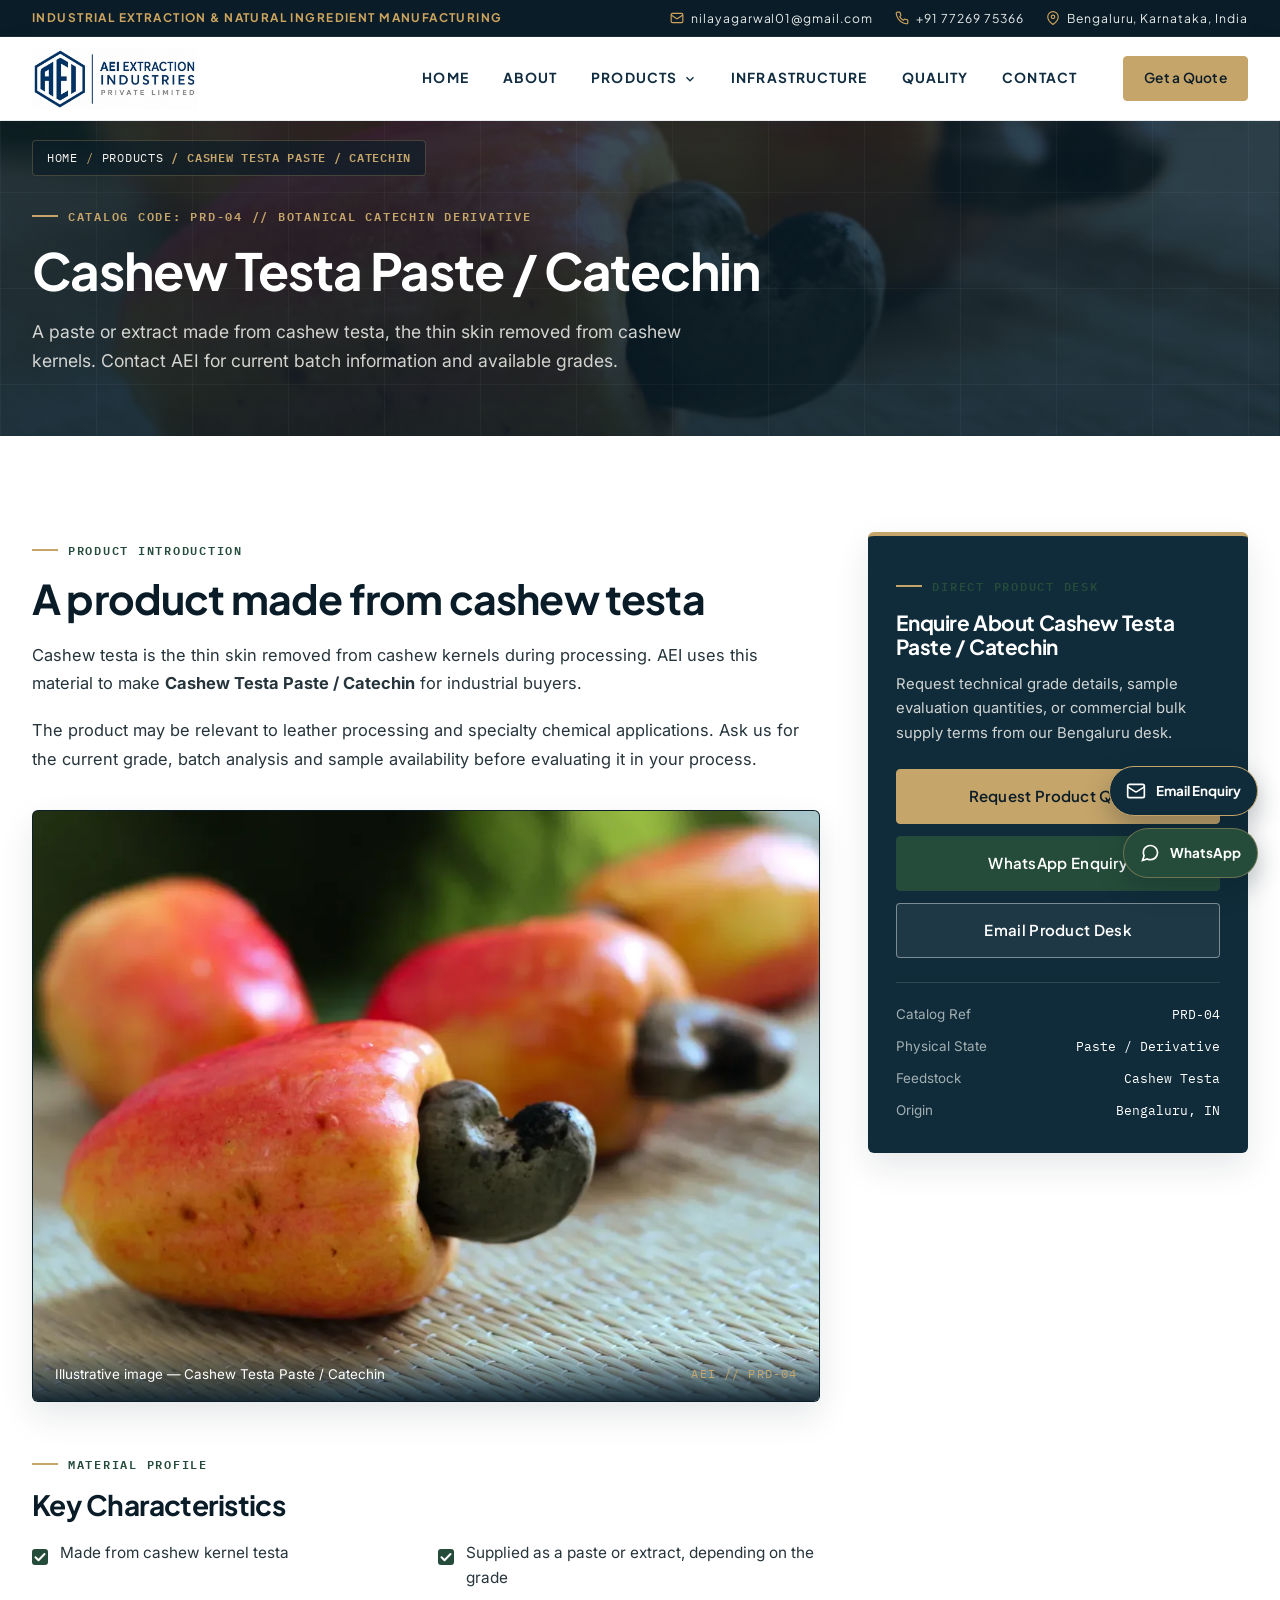
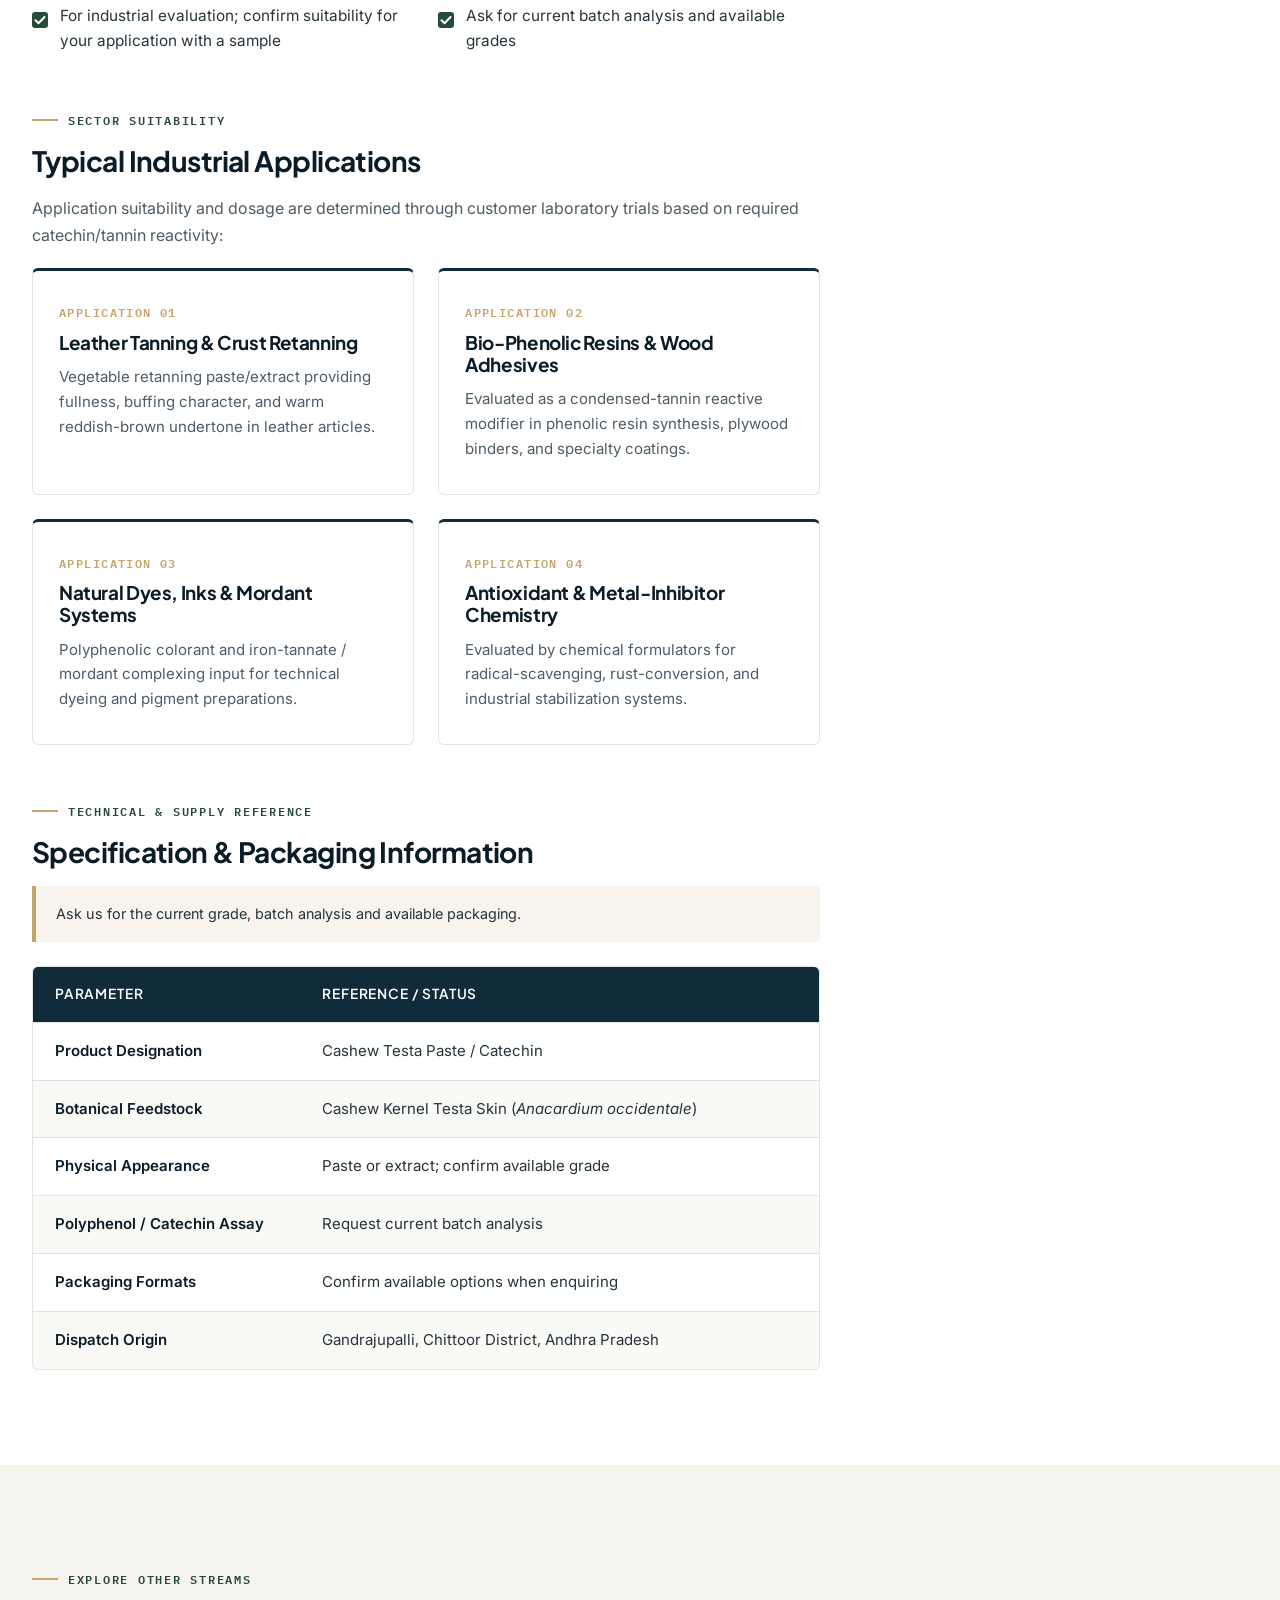
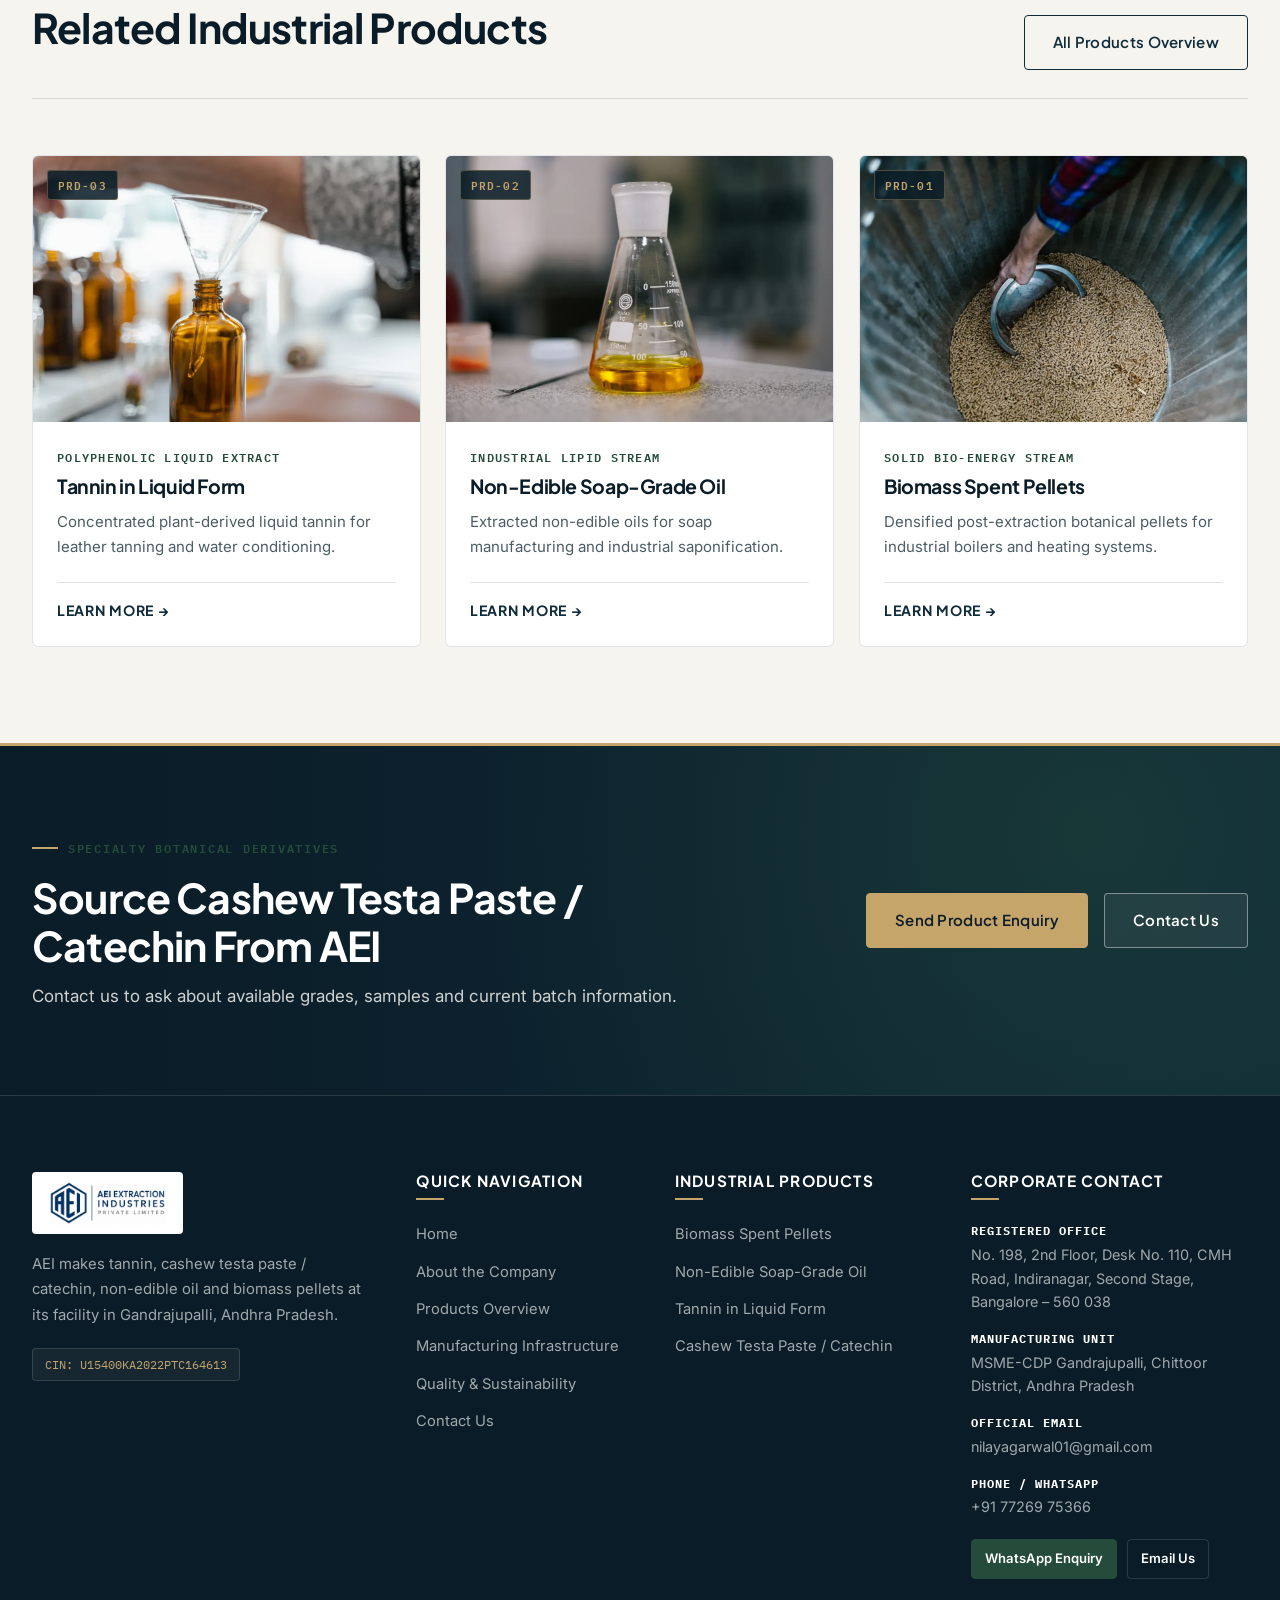
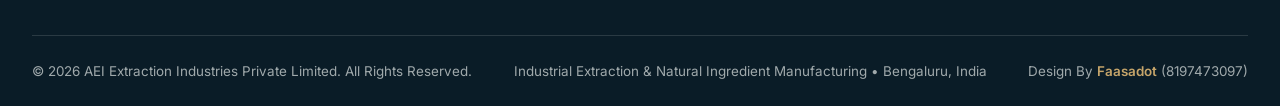
<file: products/cashew-catechin.html>
<!DOCTYPE html>
<html lang="en">
<head>
  <meta charset="UTF-8">
  <meta name="viewport" content="width=device-width, initial-scale=1.0">
  <link rel="preconnect" href="https://fonts.googleapis.com">
  <link rel="preconnect" href="https://fonts.gstatic.com" crossorigin>
  <link rel="stylesheet" href="https://fonts.googleapis.com/css2?family=IBM+Plex+Mono:wght@400;500;600&amp;family=Inter:wght@400;500;600;700&amp;family=Plus+Jakarta+Sans:wght@500;600;700;800&amp;display=swap">
  <title>Cashew Testa Paste &amp; Catechin | AEI Extraction Industries</title>
  <meta name="description" content="AEI cashew testa paste and catechin are made from the thin skin of cashew kernels. Contact us for current product grades, batch details and availability.">
  <meta name="robots" content="index, follow">
  <meta name="theme-color" content="#0A1C27">
  <link rel="canonical" href="https://aeiextractionindustries.com/products/cashew-catechin">

  <meta property="og:type" content="product">
  <meta property="og:site_name" content="AEI Extraction Industries Private Limited">
  <meta property="og:title" content="Cashew Testa Paste &amp; Catechin | AEI Extraction Industries">
  <meta property="og:description" content="AEI cashew testa paste and catechin are made from the thin skin of cashew kernels. Contact us for current product grades, batch details and availability.">
  <meta property="og:url" content="https://aeiextractionindustries.com/products/cashew-catechin">
  <meta property="og:image" content="https://images.pexels.com/photos/30878153/pexels-photo-30878153.jpeg?auto=compress&cs=tinysrgb&fit=crop&h=800&w=1200">
  <meta name="twitter:card" content="summary_large_image">
  <meta name="twitter:title" content="Cashew Testa Paste &amp; Catechin | AEI Extraction Industries">
  <meta name="twitter:description" content="AEI cashew testa paste and catechin are made from the thin skin of cashew kernels. Contact us for current product grades, batch details and availability.">
  <meta name="twitter:image" content="https://images.pexels.com/photos/30878153/pexels-photo-30878153.jpeg?auto=compress&amp;cs=tinysrgb&amp;fit=crop&amp;h=800&amp;w=1200">

  <script type="application/ld+json">
  {
    "@context": "https://schema.org",
    "@graph": [
      {
        "@type": "WebPage",
        "@id": "https://aeiextractionindustries.com/products/cashew-catechin#webpage",
        "url": "https://aeiextractionindustries.com/products/cashew-catechin",
        "name": "Cashew Testa Paste & Catechin | AEI Extraction Industries",
        "description": "AEI cashew testa paste and catechin are made from the thin skin of cashew kernels. Contact us for current product grades, batch details and availability.",
        "isPartOf": { "@id": "https://aeiextractionindustries.com/#website" },
        "mainEntity": { "@id": "https://aeiextractionindustries.com/products/cashew-catechin#product" },
        "breadcrumb": { "@id": "https://aeiextractionindustries.com/products/cashew-catechin#breadcrumb" },
        "inLanguage": "en"
      },
      {
        "@type": "Product",
        "@id": "https://aeiextractionindustries.com/products/cashew-catechin#product",
        "name": "Cashew Testa Paste / Catechin",
        "description": "AEI cashew testa paste and catechin are made from the thin skin of cashew kernels. Contact us for current product grades, batch details and availability.",
        "image": "https://aeiextractionindustries.com/assets/gallery/cashew-catechin.webp",
        "sku": "PRD-04",
        "manufacturer": { "@id": "https://aeiextractionindustries.com/#organization" }
      },
      {
        "@type": "BreadcrumbList",
        "@id": "https://aeiextractionindustries.com/products/cashew-catechin#breadcrumb",
        "itemListElement": [
          { "@type": "ListItem", "position": 1, "name": "Home", "item": "https://aeiextractionindustries.com/" },
          { "@type": "ListItem", "position": 2, "name": "Products", "item": "https://aeiextractionindustries.com/products/" },
          { "@type": "ListItem", "position": 3, "name": "Cashew Testa Paste / Catechin", "item": "https://aeiextractionindustries.com/products/cashew-catechin" }
        ]
      }
    ]
  }
  </script>

  <link rel="icon" type="image/svg+xml" href="../assets/logo/favicon.svg">
  <link rel="stylesheet" href="../css/style.css">
  <link rel="stylesheet" href="../css/responsive.css">
  <link rel="stylesheet" href="../css/animations.css">
</head>
<body>
  <a href="#main-content" class="skip-link">Skip to main content</a>

  <!-- Shared Corporate Header (With Topbar & Real Logo Badge) -->
  <header class="site-header" role="banner">
    <div class="header-topbar">
      <div class="container header-topbar-inner">
        <span class="header-topbar-tag">Industrial Extraction &amp; Natural Ingredient Manufacturing</span>
        <div class="header-topbar-contacts">
          <a href="mailto:nilayagarwal01@gmail.com" class="header-topbar-item" title="Official Email">
            <svg viewBox="0 0 24 24" fill="none" stroke="currentColor" stroke-width="2" aria-hidden="true"><rect x="2" y="4" width="20" height="16" rx="2"></rect><path d="m22 7-8.97 5.7a1.94 1.94 0 0 1-2.06 0L2 7"></path></svg>
            <span>nilayagarwal01@gmail.com</span>
          </a>
          <a href="https://wa.me/917726975366?text=Hello%20AEI%20Extraction%20Industries" target="_blank" rel="noopener noreferrer" class="header-topbar-item" title="Phone &amp; WhatsApp">
            <svg viewBox="0 0 24 24" fill="none" stroke="currentColor" stroke-width="2" aria-hidden="true"><path d="M22 16.92v3a2 2 0 0 1-2.18 2 19.79 19.79 0 0 1-8.63-3.07 19.5 19.5 0 0 1-6-6 19.79 19.79 0 0 1-3.07-8.67A2 2 0 0 1 4.11 2h3a2 2 0 0 1 2 1.72 12.84 12.84 0 0 0 .7 2.81 2 2 0 0 1-.45 2.11L8.09 9.91a16 16 0 0 0 6 6l1.27-1.27a2 2 0 0 1 2.11-.45 12.84 12.84 0 0 0 2.81.7A2 2 0 0 1 22 16.92z"></path></svg>
            <span>+91 77269 75366</span>
          </a>
          <span class="header-topbar-item" title="Corporate Location">
            <svg viewBox="0 0 24 24" fill="none" stroke="currentColor" stroke-width="2" aria-hidden="true"><path d="M21 10c0 7-9 13-9 13s-9-6-9-13a9 9 0 0 1 18 0z"></path><circle cx="12" cy="10" r="3"></circle></svg>
            <span>Bengaluru, Karnataka, India</span>
          </span>
        </div>
      </div>
    </div>

    <div class="header-nav-bar">
      <div class="container header-inner">
        <a href="/" class="brand-logo" aria-label="AEI Extraction Industries Private Limited — Home">
          <img src="../assets/logo/aei-logo.webp" alt="AEI Extraction Industries Private Limited" class="brand-logo-img" width="220" height="50">
        </a>

      <button type="button" class="mobile-nav-toggle" aria-label="Toggle navigation menu" aria-expanded="false" aria-controls="primary-navigation">
        <span class="hamburger-bars" aria-hidden="true">
          <span></span><span></span><span></span>
        </span>
      </button>

      <nav id="primary-navigation" class="primary-nav" aria-label="Primary Navigation">
        <ul class="nav-list">
          <li class="nav-item"><a href="/" class="nav-link">Home</a></li>
          <li class="nav-item"><a href="/about/" class="nav-link">About</a></li>
          <li class="nav-item nav-item--dropdown">
            <a href="/products/" class="nav-link dropdown-toggle-btn" aria-haspopup="true" aria-expanded="false">
              Products
              <svg class="dropdown-chevron" viewBox="0 0 24 24" fill="none" stroke="currentColor" stroke-width="2.2" aria-hidden="true">
                <polyline points="6 9 12 15 18 9"></polyline>
              </svg>
            </a>
            <div class="dropdown-menu" role="menu" aria-label="Industrial Products">
              <div class="dropdown-header">Industrial Extraction Portfolio</div>
              <a href="/products/biomass-pellets" class="dropdown-link" role="menuitem">
                <span>
                  <span class="dropdown-link-title">Biomass Spent Pellets</span>
                  <span class="dropdown-link-meta">Densified agro-industrial solid fuel</span>
                </span>
                <span class="dropdown-code">PRD-01</span>
              </a>
              <a href="/products/soap-grade-oil" class="dropdown-link" role="menuitem">
                <span>
                  <span class="dropdown-link-title">Non-Edible Soap-Grade Oil</span>
                  <span class="dropdown-link-meta">Industrial lipid &amp; saponification feedstock</span>
                </span>
                <span class="dropdown-code">PRD-02</span>
              </a>
              <a href="/products/tannin" class="dropdown-link" role="menuitem">
                <span>
                  <span class="dropdown-link-title">Tannin in Liquid Form</span>
                  <span class="dropdown-link-meta">Concentrated natural polyphenolic extract</span>
                </span>
                <span class="dropdown-code">PRD-03</span>
              </a>
              <a href="/products/cashew-catechin" class="dropdown-link" role="menuitem">
                <span>
                  <span class="dropdown-link-title">Cashew Testa Paste / Catechin</span>
                  <span class="dropdown-link-meta">Botanical catechin &amp; tannin-rich derivative</span>
                </span>
                <span class="dropdown-code">PRD-04</span>
              </a>
              <div class="dropdown-footer">
                <a href="/products/" class="dropdown-all-link">
                  <span>View Complete Products Overview</span>
                  <span aria-hidden="true">&rarr;</span>
                </a>
              </div>
            </div>
          </li>
          <li class="nav-item"><a href="/infrastructure/" class="nav-link">Infrastructure</a></li>
          <li class="nav-item"><a href="/quality/" class="nav-link">Quality</a></li>
          <li class="nav-item"><a href="/contact/" class="nav-link">Contact</a></li>
        </ul>
        <div class="header-cta">
          <a href="/contact/?product=Cashew%20Testa%20Paste%20%2F%20Catechin#quote-enquiry" class="btn btn--gold btn--sm">Get a Quote</a>
        </div>
      </nav>
    </div>
    <div class="mobile-backdrop" aria-hidden="true"></div>
  </header>

  <main id="main-content">
    <!-- Product Hero Banner -->
    <section class="page-hero" aria-labelledby="product-title">
      <div class="hero-media">
        <img
          src="../assets/gallery/cashew-catechin.webp"
          data-local-src="../assets/gallery/cashew-catechin.webp"
          alt="Raw cashew harvest fruits and nuts representing cashew testa feedstock origin"
          width="1200"
          height="800"
          fetchpriority="high"
          class="hero-animate-bg">
      </div>
      <div class="hero-overlay" aria-hidden="true"></div>
      <div class="hero-grid-lines" aria-hidden="true"></div>

      <div class="container page-hero-content">
        <nav class="breadcrumb hero-animate-1" aria-label="Breadcrumb">
          <ol class="breadcrumb-list">
            <li class="breadcrumb-item"><a href="/">Home</a></li>
            <li class="breadcrumb-item"><a href="/products/">Products</a></li>
            <li class="breadcrumb-item" aria-current="page">Cashew Testa Paste / Catechin</li>
          </ol>
        </nav>
        <span class="eyebrow hero-animate-1">Catalog Code: PRD-04 // Botanical Catechin Derivative</span>
        <h1 id="product-title" class="page-hero-title hero-animate-2">Cashew Testa Paste / Catechin</h1>
        <p class="page-hero-lead hero-animate-3">
          A paste or extract made from cashew testa, the thin skin removed from cashew kernels. Contact AEI for current batch information and available grades.
        </p>
      </div>
    </section>

    <!-- Product Detail Main Content + Sticky Enquiry Sidebar -->
    <section class="section section--white">
      <div class="container">
        <div class="product-detail-layout">
          <div>
            <div data-reveal="fade-up">
              <span class="eyebrow">Product Introduction</span>
              <h2 class="section-title">A product made from cashew testa</h2>
              <div class="prose">
                <p>
                  Cashew testa is the thin skin removed from cashew kernels during processing. AEI uses this material to make <strong>Cashew Testa Paste / Catechin</strong> for industrial buyers.
                </p>
                <p>
                  The product may be relevant to leather processing and specialty chemical applications. Ask us for the current grade, batch analysis and sample availability before evaluating it in your process.
                </p>
              </div>
            </div>

            <figure class="industrial-frame" style="margin: 36px 0;" data-reveal="fade-up">
              <img
                src="../assets/gallery/cashew-catechin.webp"
                data-local-src="../assets/gallery/cashew-catechin.webp"
                alt="Cashew botanical harvest material used in cashew testa catechin extraction"
                width="1200"
                height="800"
                loading="lazy">
              <figcaption class="frame-caption">
                <span>Illustrative image — Cashew Testa Paste / Catechin</span>
                <span class="frame-caption-code">AEI // PRD-04</span>
              </figcaption>
            </figure>

            <!-- Key Characteristics -->
            <div style="margin-top: 44px;" data-reveal="fade-up">
              <span class="eyebrow">Material Profile</span>
              <h2 class="section-title" style="font-size: 1.75rem;">Key Characteristics</h2>
              <ul class="check-list">
                <li>Made from cashew kernel testa</li>
                <li>Supplied as a paste or extract, depending on the grade</li>
                <li>For industrial evaluation; confirm suitability for your application with a sample</li>
                <li>Ask for current batch analysis and available grades</li>
              </ul>
            </div>

            <!-- Industrial Applications -->
            <div style="margin-top: 48px;" data-reveal="fade-up">
              <span class="eyebrow">Sector Suitability</span>
              <h2 class="section-title" style="font-size: 1.75rem;">Typical Industrial Applications</h2>
              <p style="color: var(--text-muted); margin-bottom: 20px;">
                Application suitability and dosage are determined through customer laboratory trials based on required catechin/tannin reactivity:
              </p>
              <div class="features-grid features-grid--two">
                <div class="feature-card">
                  <span class="feature-number">APPLICATION 01</span>
                  <h3 class="feature-title">Leather Tanning &amp; Crust Retanning</h3>
                  <p class="feature-desc">Vegetable retanning paste/extract providing fullness, buffing character, and warm reddish-brown undertone in leather articles.</p>
                </div>
                <div class="feature-card">
                  <span class="feature-number">APPLICATION 02</span>
                  <h3 class="feature-title">Bio-Phenolic Resins &amp; Wood Adhesives</h3>
                  <p class="feature-desc">Evaluated as a condensed-tannin reactive modifier in phenolic resin synthesis, plywood binders, and specialty coatings.</p>
                </div>
                <div class="feature-card">
                  <span class="feature-number">APPLICATION 03</span>
                  <h3 class="feature-title">Natural Dyes, Inks &amp; Mordant Systems</h3>
                  <p class="feature-desc">Polyphenolic colorant and iron-tannate / mordant complexing input for technical dyeing and pigment preparations.</p>
                </div>
                <div class="feature-card">
                  <span class="feature-number">APPLICATION 04</span>
                  <h3 class="feature-title">Antioxidant &amp; Metal-Inhibitor Chemistry</h3>
                  <p class="feature-desc">Evaluated by chemical formulators for radical-scavenging, rust-conversion, and industrial stabilization systems.</p>
                </div>
              </div>
            </div>

            <!-- Editable Technical & Supply Table -->
            <div style="margin-top: 48px;" data-reveal="fade-up">
              <span class="eyebrow">Technical &amp; Supply Reference</span>
              <h2 class="section-title" style="font-size: 1.75rem;">Specification &amp; Packaging Information</h2>

              <div class="placeholder-notice">
                <div>
                  Ask us for the current grade, batch analysis and available packaging.
                </div>
              </div>

              <div class="spec-table-wrap">
                <table class="spec-table">
                  <thead>
                    <tr>
                      <th scope="col">Parameter</th>
                      <th scope="col">Reference / Status</th>
                    </tr>
                  </thead>
                  <tbody>
                    <tr>
                      <td class="spec-param">Product Designation</td>
                      <td>Cashew Testa Paste / Catechin</td>
                    </tr>
                    <tr>
                      <td class="spec-param">Botanical Feedstock</td>
                      <td>Cashew Kernel Testa Skin (<em>Anacardium occidentale</em>)</td>
                    </tr>
                    <tr>
                      <td class="spec-param">Physical Appearance</td>
                      <td>Paste or extract; confirm available grade</td>
                    </tr>
                    <tr>
                      <td class="spec-param">Polyphenol / Catechin Assay</td>
                      <td>Request current batch analysis</td>
                    </tr>
                    <tr>
                      <td class="spec-param">Packaging Formats</td>
                      <td>Confirm available options when enquiring</td>
                    </tr>
                    <tr>
                      <td class="spec-param">Dispatch Origin</td>
                      <td>Gandrajupalli, Chittoor District, Andhra Pradesh</td>
                    </tr>
                  </tbody>
                </table>
              </div>
            </div>
          </div>

          <!-- Sticky Product Enquiry Card -->
          <aside class="sticky-enquiry-card" aria-label="Product Enquiry Box">
            <span class="eyebrow">Direct Product Desk</span>
            <h3>Enquire About Cashew Testa Paste / Catechin</h3>
            <p>
              Request technical grade details, sample evaluation quantities, or commercial bulk supply terms from our Bengaluru desk.
            </p>

            <div class="sticky-enquiry-actions">
              <a href="/contact/?product=Cashew%20Testa%20Paste%20%2F%20Catechin#quote-enquiry" class="btn btn--gold">
                Request Product Quote
              </a>
              <a
                href="https://wa.me/917726975366?text=Hello%20AEI%20Extraction%20Industries%2C%20I%20would%20like%20to%20enquire%20about%20Cashew%20Testa%20Paste%20%2F%20Catechin."
                target="_blank"
                rel="noopener noreferrer"
                class="btn btn--forest">
                WhatsApp Enquiry
              </a>
              <a
                href="mailto:nilayagarwal01@gmail.com?subject=Product%20Enquiry%20-%20Cashew%20Testa%20Paste%20%2F%20Catechin%20%7C%20AEI%20Extraction%20Industries"
                class="btn btn--outline-light">
                Email Product Desk
              </a>
            </div>

            <ul class="sticky-meta-list">
              <li><span>Catalog Ref</span><span>PRD-04</span></li>
              <li><span>Physical State</span><span>Paste / Derivative</span></li>
              <li><span>Feedstock</span><span>Cashew Testa</span></li>
              <li><span>Origin</span><span>Bengaluru, IN</span></li>
            </ul>
          </aside>
        </div>
      </div>
    </section>

    <!-- Related Products -->
    <section class="section section--offwhite" aria-labelledby="related-heading">
      <div class="container">
        <div class="section-header--split" data-reveal="fade-up">
          <div>
            <span class="eyebrow">Explore Other Streams</span>
            <h2 id="related-heading" class="section-title">Related Industrial Products</h2>
          </div>
          <a href="/products/" class="btn btn--outline-navy">All Products Overview</a>
        </div>

        <div class="products-grid products-grid--three">
          <article class="product-card" data-reveal="fade-up" data-delay="1">
            <a href="/products/tannin" class="product-card-media">
              <img src="../assets/gallery/liquid-tannin.webp" data-local-src="../assets/gallery/liquid-tannin.webp" alt="Tannin in Liquid Form" width="1200" height="800" loading="lazy">
              <span class="product-card-badge">PRD-03</span>
            </a>
            <div class="product-card-body">
              <span class="product-card-category">Polyphenolic Liquid Extract</span>
              <h3 class="product-card-title"><a href="/products/tannin">Tannin in Liquid Form</a></h3>
              <p class="product-card-desc">Concentrated plant-derived liquid tannin for leather tanning and water conditioning.</p>
              <div class="product-card-footer">
                <a href="/products/tannin" class="product-card-link">Learn More &rarr;</a>
              </div>
            </div>
          </article>

          <article class="product-card" data-reveal="fade-up" data-delay="2">
            <a href="/products/soap-grade-oil" class="product-card-media">
              <img src="../assets/gallery/soap-grade-oil.webp" data-local-src="../assets/gallery/soap-grade-oil.webp" alt="Non-Edible Soap-Grade Oil" width="1200" height="800" loading="lazy">
              <span class="product-card-badge">PRD-02</span>
            </a>
            <div class="product-card-body">
              <span class="product-card-category">Industrial Lipid Stream</span>
              <h3 class="product-card-title"><a href="/products/soap-grade-oil">Non-Edible Soap-Grade Oil</a></h3>
              <p class="product-card-desc">Extracted non-edible oils for soap manufacturing and industrial saponification.</p>
              <div class="product-card-footer">
                <a href="/products/soap-grade-oil" class="product-card-link">Learn More &rarr;</a>
              </div>
            </div>
          </article>

          <article class="product-card" data-reveal="fade-up" data-delay="3">
            <a href="/products/biomass-pellets" class="product-card-media">
              <img src="../assets/gallery/biomass-pellets.webp" data-local-src="../assets/gallery/biomass-pellets.webp" alt="Biomass Spent Pellets" width="1200" height="800" loading="lazy">
              <span class="product-card-badge">PRD-01</span>
            </a>
            <div class="product-card-body">
              <span class="product-card-category">Solid Bio-Energy Stream</span>
              <h3 class="product-card-title"><a href="/products/biomass-pellets">Biomass Spent Pellets</a></h3>
              <p class="product-card-desc">Densified post-extraction botanical pellets for industrial boilers and heating systems.</p>
              <div class="product-card-footer">
                <a href="/products/biomass-pellets" class="product-card-link">Learn More &rarr;</a>
              </div>
            </div>
          </article>
        </div>
      </div>
    </section>

    <!-- CTA Banner -->
    <section class="cta-banner" aria-labelledby="p4-cta-heading">
      <div class="container cta-banner-inner">
        <div class="cta-banner-copy">
          <span class="eyebrow">Specialty Botanical Derivatives</span>
          <h2 id="p4-cta-heading" class="cta-banner-title">Source Cashew Testa Paste / Catechin From AEI</h2>
          <p class="cta-banner-text">Contact us to ask about available grades, samples and current batch information.</p>
        </div>
        <div class="btn-group">
          <a href="/contact/?product=Cashew%20Testa%20Paste%20%2F%20Catechin#quote-enquiry" class="btn btn--gold">Send Product Enquiry</a>
          <a href="/contact/" class="btn btn--outline-light">Contact Us</a>
        </div>
      </div>
    </section>
  </main>

  <!-- Shared Corporate Footer -->
  <footer class="site-footer" role="contentinfo">
    <div class="container">
      <div class="footer-grid">
        <div>
          <a href="/" class="brand-logo-box brand-logo-box--footer" aria-label="AEI Extraction Industries Private Limited">
            <img src="../assets/logo/aei-logo.webp" alt="AEI Extraction Industries Private Limited" class="brand-logo-img" width="220" height="44">
          </a>
          <p class="footer-brand-desc">
            AEI makes tannin, cashew testa paste / catechin, non-edible oil and biomass pellets at its facility in Gandrajupalli, Andhra Pradesh.
          </p>
          <div class="footer-location-badge"><span>CIN: U15400KA2022PTC164613</span></div>
        </div>
        <div>
          <h3 class="footer-heading">Quick Navigation</h3>
          <ul class="footer-links">
            <li><a href="/">Home</a></li>
            <li><a href="/about/">About the Company</a></li>
            <li><a href="/products/">Products Overview</a></li>
            <li><a href="/infrastructure/">Manufacturing Infrastructure</a></li>
            <li><a href="/quality/">Quality &amp; Sustainability</a></li>
            <li><a href="/contact/">Contact Us</a></li>
          </ul>
        </div>
        <div>
          <h3 class="footer-heading">Industrial Products</h3>
          <ul class="footer-links">
            <li><a href="/products/biomass-pellets">Biomass Spent Pellets</a></li>
            <li><a href="/products/soap-grade-oil">Non-Edible Soap-Grade Oil</a></li>
            <li><a href="/products/tannin">Tannin in Liquid Form</a></li>
            <li><a href="/products/cashew-catechin">Cashew Testa Paste / Catechin</a></li>
          </ul>
        </div>
        <div>
          <h3 class="footer-heading">Corporate Contact</h3>
          <ul class="footer-contact-list">
            <li>
              <strong>Registered Office</strong>
              No. 198, 2nd Floor, Desk No. 110, CMH Road, Indiranagar, Second Stage, Bangalore &ndash; 560 038
            </li>
            <li>
              <strong>Manufacturing Unit</strong>
              MSME-CDP Gandrajupalli, Chittoor District, Andhra Pradesh
            </li>
            <li>
              <strong>Official Email</strong>
              <a href="mailto:nilayagarwal01@gmail.com?subject=Product%20Enquiry%20-%20Cashew%20Testa%20Paste%20%2F%20Catechin%20%7C%20AEI%20Extraction%20Industries">nilayagarwal01@gmail.com</a>
            </li>
            <li>
              <strong>Phone / WhatsApp</strong>
              <a href="https://wa.me/917726975366?text=Hello%20AEI%20Extraction%20Industries%2C%20I%20would%20like%20to%20enquire%20about%20Cashew%20Testa%20Paste%20%2F%20Catechin." target="_blank" rel="noopener noreferrer">+91 77269 75366</a>
            </li>
          </ul>
          <div class="footer-direct-channels">
            <a href="https://wa.me/917726975366?text=Hello%20AEI%20Extraction%20Industries" target="_blank" rel="noopener noreferrer" class="footer-channel-link footer-channel-link--wa">WhatsApp Enquiry</a>
            <a href="mailto:nilayagarwal01@gmail.com?subject=Product%20Enquiry%20-%20Cashew%20Testa%20Paste%20%2F%20Catechin%20%7C%20AEI%20Extraction%20Industries" class="footer-channel-link footer-channel-link--mail">Email Us</a>
          </div>
        </div>
      </div>
      <div class="footer-bottom">
        <p>&copy; <span data-current-year>2026</span> AEI Extraction Industries Private Limited. All Rights Reserved.</p>
        <p>Industrial Extraction &amp; Natural Ingredient Manufacturing &bull; Bengaluru, India</p>
        <p class="footer-credit">Design By <a href="tel:8197473097">Faasadot</a> (8197473097)</p>
      </div>
    </div>
  </footer>

  <!-- Product-Specific Floating Controls -->
  <div class="floating-actions" aria-label="Direct Contact Shortcuts">
    <button type="button" class="back-to-top" aria-label="Scroll back to top">
      <svg width="18" height="18" viewBox="0 0 24 24" fill="none" stroke="currentColor" stroke-width="2.4" aria-hidden="true">
        <polyline points="18 15 12 9 6 15"></polyline>
      </svg>
    </button>
    <a href="mailto:nilayagarwal01@gmail.com?subject=Product%20Enquiry%20-%20Cashew%20Testa%20Paste%20%2F%20Catechin%20%7C%20AEI%20Extraction%20Industries" class="float-btn float-btn--email" aria-label="Email enquiry for Cashew Testa Paste / Catechin">
      <svg viewBox="0 0 24 24" fill="none" stroke="currentColor" stroke-width="2" aria-hidden="true">
        <rect x="2" y="4" width="20" height="16" rx="2"></rect>
        <path d="m22 7-8.97 5.7a1.94 1.94 0 0 1-2.06 0L2 7"></path>
      </svg>
      <span class="float-btn-label">Email Enquiry</span>
    </a>
    <a href="https://wa.me/917726975366?text=Hello%20AEI%20Extraction%20Industries%2C%20I%20would%20like%20to%20enquire%20about%20Cashew%20Testa%20Paste%20%2F%20Catechin." target="_blank" rel="noopener noreferrer" class="float-btn float-btn--whatsapp" aria-label="WhatsApp enquiry for Cashew Testa Paste / Catechin">
      <svg viewBox="0 0 24 24" fill="none" stroke="currentColor" stroke-width="2" aria-hidden="true">
        <path d="M21 11.5a8.38 8.38 0 0 1-.9 3.8 8.5 8.5 0 0 1-7.6 4.7 8.38 8.38 0 0 1-3.8-.9L3 21l1.9-5.7a8.38 8.38 0 0 1-.9-3.8 8.5 8.5 0 0 1 4.7-7.6 8.38 8.38 0 0 1 3.8-.9h.5a8.48 8.48 0 0 1 8 8v.5z"></path>
      </svg>
      <span class="float-btn-label">WhatsApp</span>
    </a>
  </div>

  <script src="../js/navigation.js"></script>
  <script src="../js/main.js"></script>
</body>
</html>
</file>
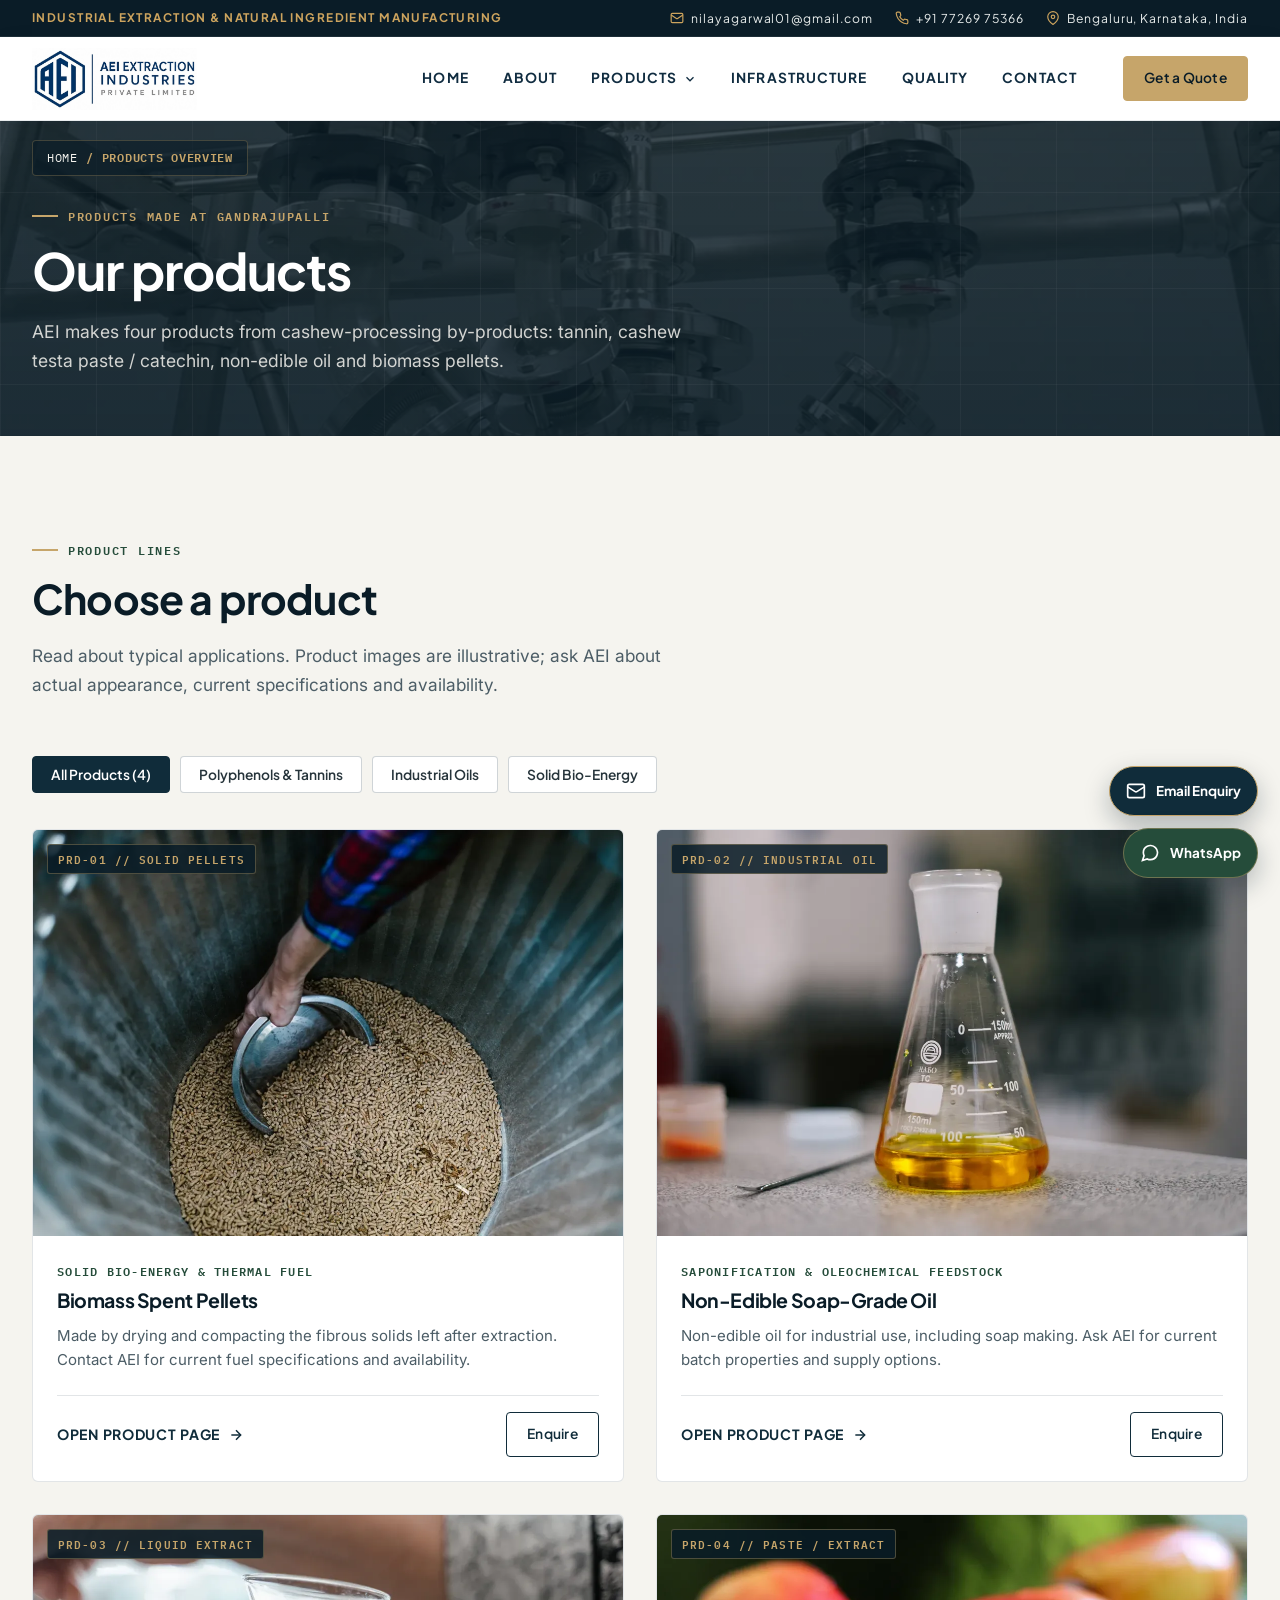
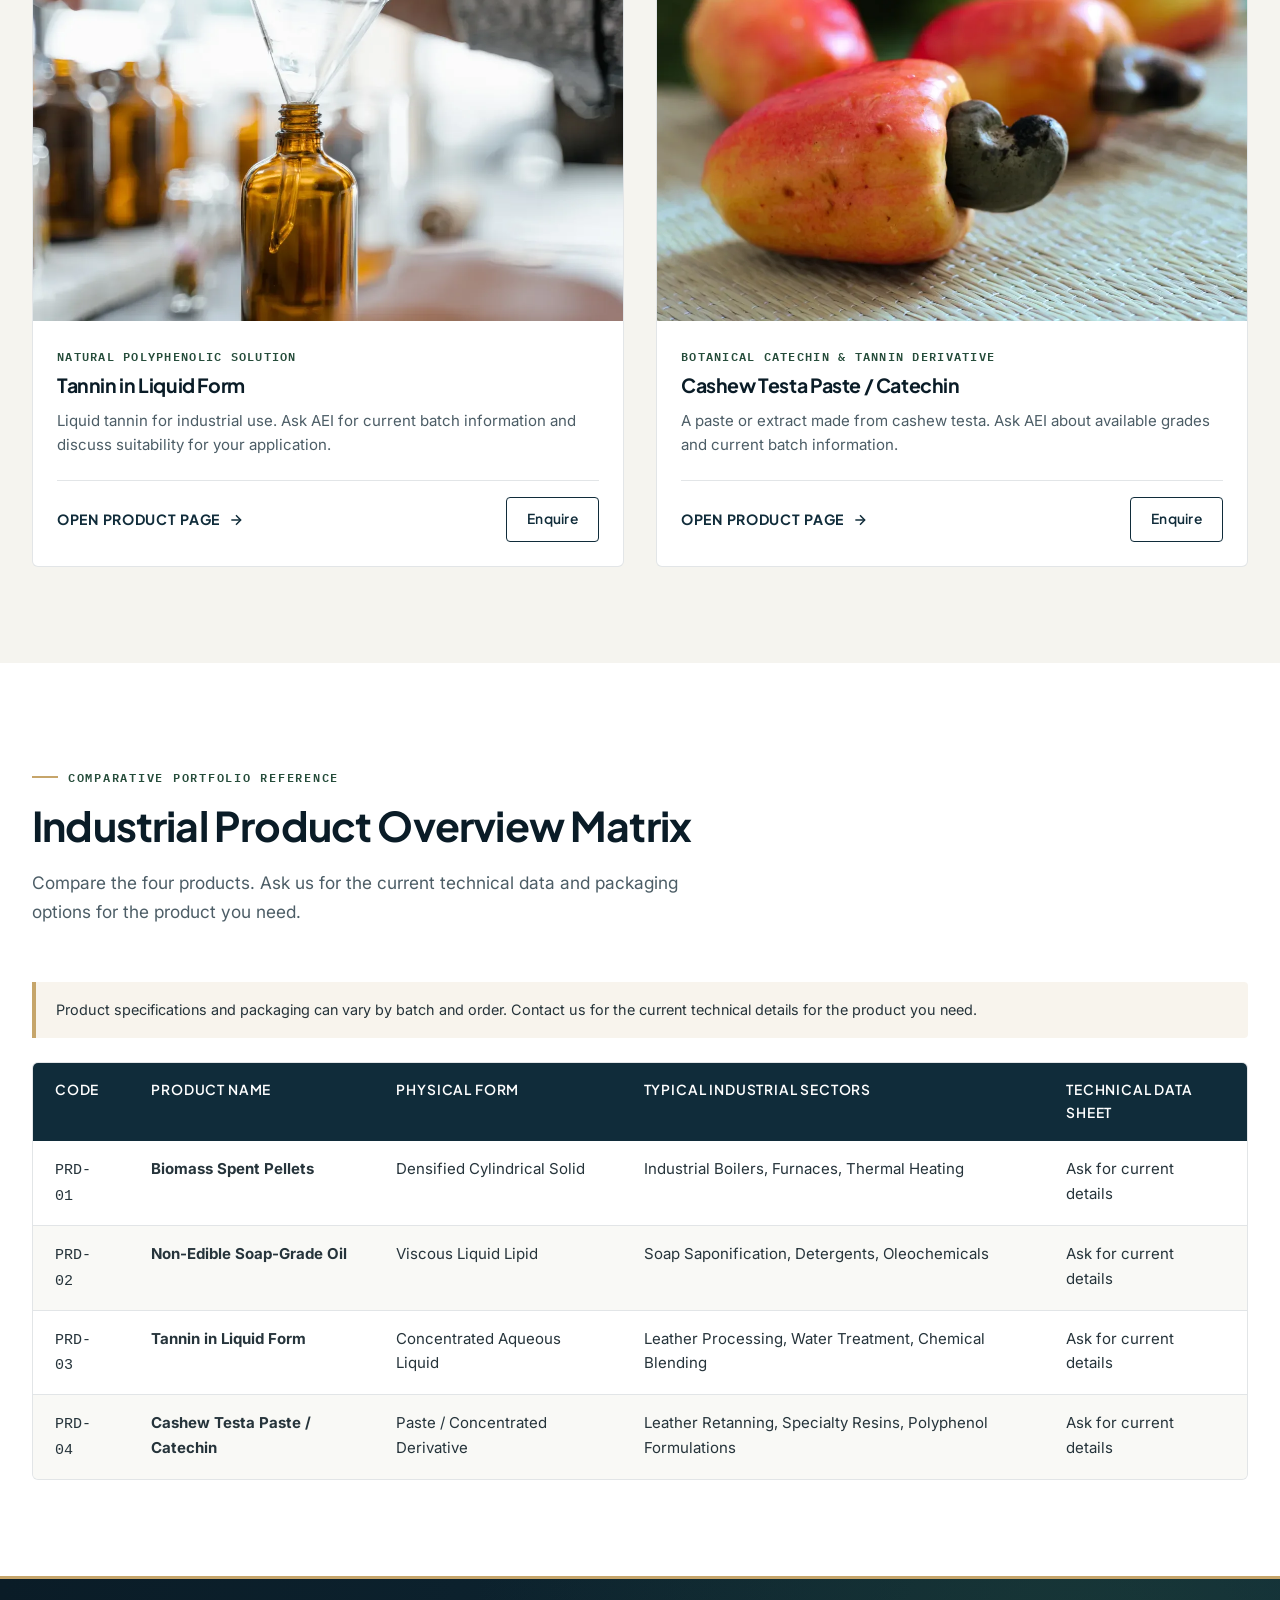
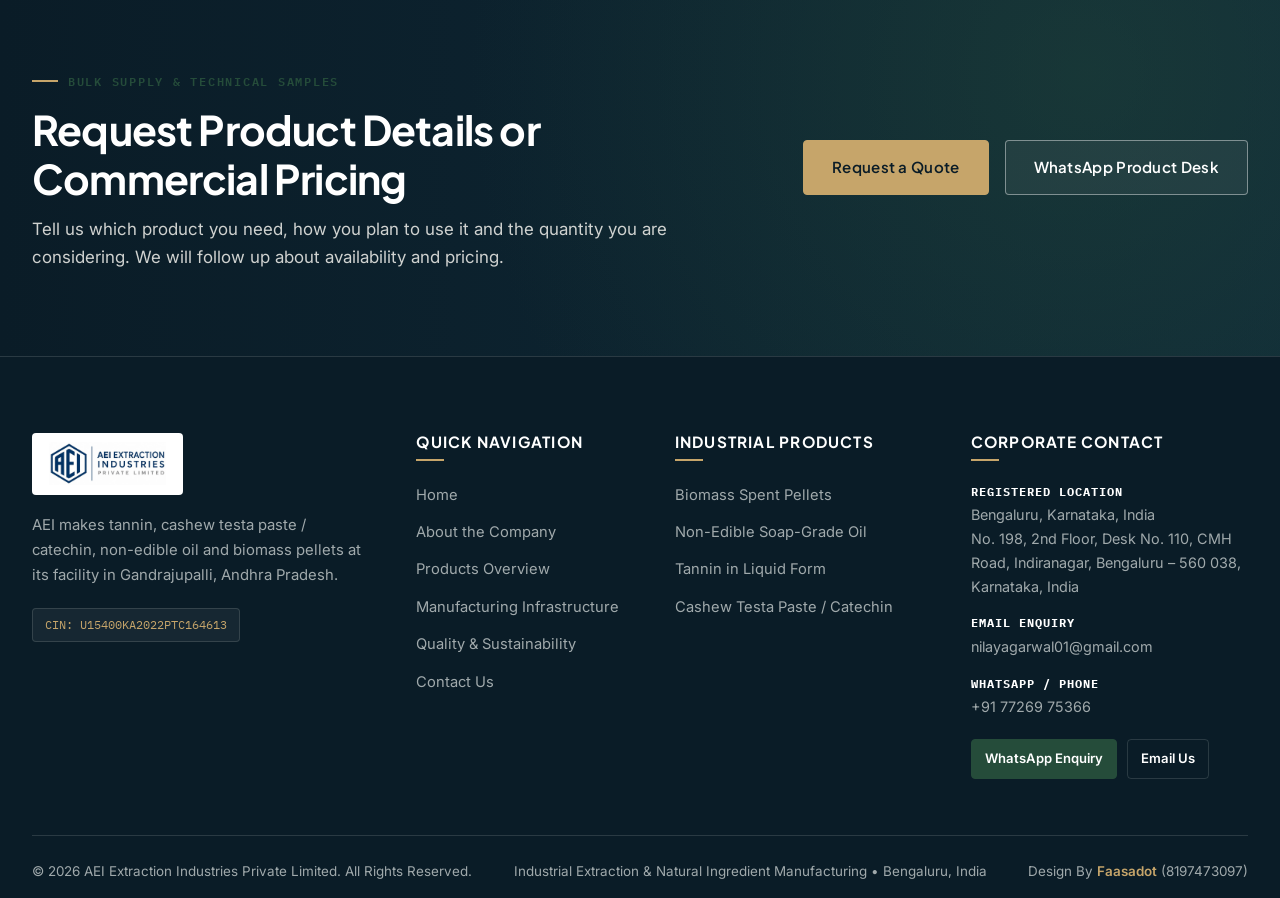
<file: products/products.html>
<!DOCTYPE html>
<html lang="en">
<head>
  <meta charset="UTF-8">
  <meta name="viewport" content="width=device-width, initial-scale=1.0">
  <link rel="preconnect" href="https://fonts.googleapis.com">
  <link rel="preconnect" href="https://fonts.gstatic.com" crossorigin>
  <link rel="stylesheet" href="https://fonts.googleapis.com/css2?family=IBM+Plex+Mono:wght@400;500;600&amp;family=Inter:wght@400;500;600;700&amp;family=Plus+Jakarta+Sans:wght@500;600;700;800&amp;display=swap">
  <title>Industrial Products Portfolio | AEI Extraction Industries</title>
  <meta name="description" content="Explore AEI products made from cashew-processing by-products: biomass pellets, non-edible soap-grade oil, liquid tannin and cashew testa paste or catechin.">
  <meta name="robots" content="index, follow">
  <meta name="theme-color" content="#0A1C27">
  <link rel="canonical" href="https://aeiextractionindustries.com/products/">

  <meta property="og:type" content="website">
  <meta property="og:site_name" content="AEI Extraction Industries Private Limited">
  <meta property="og:title" content="Industrial Products Portfolio | AEI Extraction Industries">
  <meta property="og:description" content="Explore AEI products made from cashew-processing by-products: biomass pellets, non-edible soap-grade oil, liquid tannin and cashew testa paste or catechin.">
  <meta property="og:url" content="https://aeiextractionindustries.com/products/">
  <meta property="og:image" content="https://images.pexels.com/photos/10514729/pexels-photo-10514729.jpeg?auto=compress&cs=tinysrgb&fit=crop&h=800&w=1200">
  <meta name="twitter:card" content="summary_large_image">
  <meta name="twitter:title" content="Industrial Products Portfolio | AEI Extraction Industries">
  <meta name="twitter:description" content="Explore AEI products made from cashew-processing by-products: biomass pellets, non-edible soap-grade oil, liquid tannin and cashew testa paste or catechin.">
  <meta name="twitter:image" content="https://images.pexels.com/photos/10514729/pexels-photo-10514729.jpeg?auto=compress&amp;cs=tinysrgb&amp;fit=crop&amp;h=800&amp;w=1200">

  <script type="application/ld+json">
  {
    "@context": "https://schema.org",
    "@graph": [
      {
        "@type": "CollectionPage",
        "@id": "https://aeiextractionindustries.com/products/#webpage",
        "url": "https://aeiextractionindustries.com/products/",
        "name": "Industrial Products Portfolio | AEI Extraction Industries",
        "description": "Explore AEI products made from cashew-processing by-products: biomass pellets, non-edible soap-grade oil, liquid tannin and cashew testa paste or catechin.",
        "isPartOf": { "@id": "https://aeiextractionindustries.com/#website" },
        "about": { "@id": "https://aeiextractionindustries.com/#organization" },
        "mainEntity": {
          "@type": "ItemList",
          "itemListElement": [
            { "@type": "ListItem", "position": 1, "name": "Biomass Spent Pellets", "url": "https://aeiextractionindustries.com/products/biomass-pellets" },
            { "@type": "ListItem", "position": 2, "name": "Non-Edible Soap-Grade Oil", "url": "https://aeiextractionindustries.com/products/soap-grade-oil" },
            { "@type": "ListItem", "position": 3, "name": "Tannin in Liquid Form", "url": "https://aeiextractionindustries.com/products/tannin" },
            { "@type": "ListItem", "position": 4, "name": "Cashew Testa Paste / Catechin", "url": "https://aeiextractionindustries.com/products/cashew-catechin" }
          ]
        },
        "breadcrumb": { "@id": "https://aeiextractionindustries.com/products/#breadcrumb" },
        "inLanguage": "en"
      },
      {
        "@type": "BreadcrumbList",
        "@id": "https://aeiextractionindustries.com/products/#breadcrumb",
        "itemListElement": [
          { "@type": "ListItem", "position": 1, "name": "Home", "item": "https://aeiextractionindustries.com/" },
          { "@type": "ListItem", "position": 2, "name": "Products", "item": "https://aeiextractionindustries.com/products/" }
        ]
      }
    ]
  }
  </script>

  <link rel="icon" type="image/svg+xml" href="../assets/logo/favicon.svg">
  <link rel="stylesheet" href="../css/style.css">
  <link rel="stylesheet" href="../css/responsive.css">
  <link rel="stylesheet" href="../css/animations.css">
</head>
<body>
  <a href="#main-content" class="skip-link">Skip to main content</a>

  <!-- Shared Corporate Header (With Topbar & Real Logo Badge) -->
  <header class="site-header" role="banner">
    <div class="header-topbar">
      <div class="container header-topbar-inner">
        <span class="header-topbar-tag">Industrial Extraction &amp; Natural Ingredient Manufacturing</span>
        <div class="header-topbar-contacts">
          <a href="mailto:nilayagarwal01@gmail.com" class="header-topbar-item" title="Official Email">
            <svg viewBox="0 0 24 24" fill="none" stroke="currentColor" stroke-width="2" aria-hidden="true"><rect x="2" y="4" width="20" height="16" rx="2"></rect><path d="m22 7-8.97 5.7a1.94 1.94 0 0 1-2.06 0L2 7"></path></svg>
            <span>nilayagarwal01@gmail.com</span>
          </a>
          <a href="https://wa.me/917726975366?text=Hello%20AEI%20Extraction%20Industries" target="_blank" rel="noopener noreferrer" class="header-topbar-item" title="Phone &amp; WhatsApp">
            <svg viewBox="0 0 24 24" fill="none" stroke="currentColor" stroke-width="2" aria-hidden="true"><path d="M22 16.92v3a2 2 0 0 1-2.18 2 19.79 19.79 0 0 1-8.63-3.07 19.5 19.5 0 0 1-6-6 19.79 19.79 0 0 1-3.07-8.67A2 2 0 0 1 4.11 2h3a2 2 0 0 1 2 1.72 12.84 12.84 0 0 0 .7 2.81 2 2 0 0 1-.45 2.11L8.09 9.91a16 16 0 0 0 6 6l1.27-1.27a2 2 0 0 1 2.11-.45 12.84 12.84 0 0 0 2.81.7A2 2 0 0 1 22 16.92z"></path></svg>
            <span>+91 77269 75366</span>
          </a>
          <span class="header-topbar-item" title="Corporate Location">
            <svg viewBox="0 0 24 24" fill="none" stroke="currentColor" stroke-width="2" aria-hidden="true"><path d="M21 10c0 7-9 13-9 13s-9-6-9-13a9 9 0 0 1 18 0z"></path><circle cx="12" cy="10" r="3"></circle></svg>
            <span>Bengaluru, Karnataka, India</span>
          </span>
        </div>
      </div>
    </div>

    <div class="header-nav-bar">
      <div class="container header-inner">
        <a href="/" class="brand-logo" aria-label="AEI Extraction Industries Private Limited — Home">
          <img src="../assets/logo/aei-logo.webp" alt="AEI Extraction Industries Private Limited" class="brand-logo-img" width="220" height="50">
        </a>

        <button type="button" class="mobile-nav-toggle" aria-label="Toggle navigation menu" aria-expanded="false" aria-controls="primary-navigation">
          <span class="hamburger-bars" aria-hidden="true">
            <span></span><span></span><span></span>
          </span>
        </button>

        <nav id="primary-navigation" class="primary-nav" aria-label="Primary Navigation">
          <ul class="nav-list">
            <li class="nav-item"><a href="/" class="nav-link">Home</a></li>
            <li class="nav-item"><a href="/about/" class="nav-link">About</a></li>
            <li class="nav-item nav-item--dropdown">
              <a href="/products/" class="nav-link dropdown-toggle-btn" aria-haspopup="true" aria-expanded="false">
                Products
                <svg class="dropdown-chevron" viewBox="0 0 24 24" fill="none" stroke="currentColor" stroke-width="2.2" aria-hidden="true">
                  <polyline points="6 9 12 15 18 9"></polyline>
                </svg>
              </a>
              <div class="dropdown-menu" role="menu" aria-label="Industrial Products">
                <div class="dropdown-header">Industrial Extraction Portfolio</div>
                <a href="/products/biomass-pellets" class="dropdown-link" role="menuitem">
                  <span>
                    <span class="dropdown-link-title">Biomass Spent Pellets</span>
                    <span class="dropdown-link-meta">Densified agro-industrial solid fuel</span>
                  </span>
                  <span class="dropdown-code">PRD-01</span>
                </a>
                <a href="/products/soap-grade-oil" class="dropdown-link" role="menuitem">
                  <span>
                    <span class="dropdown-link-title">Non-Edible Soap-Grade Oil</span>
                    <span class="dropdown-link-meta">Non-edible oil for soap making</span>
                  </span>
                  <span class="dropdown-code">PRD-02</span>
                </a>
                <a href="/products/tannin" class="dropdown-link" role="menuitem">
                  <span>
                    <span class="dropdown-link-title">Tannin in Liquid Form</span>
                    <span class="dropdown-link-meta">Liquid tannin for industrial use</span>
                  </span>
                  <span class="dropdown-code">PRD-03</span>
                </a>
                <a href="/products/cashew-catechin" class="dropdown-link" role="menuitem">
                  <span>
                    <span class="dropdown-link-title">Cashew Testa Paste / Catechin</span>
                    <span class="dropdown-link-meta">Paste or extract made from cashew testa</span>
                  </span>
                  <span class="dropdown-code">PRD-04</span>
                </a>
                <div class="dropdown-footer">
                  <a href="/products/" class="dropdown-all-link">
                    <span>View Complete Products Overview</span>
                    <span aria-hidden="true">&rarr;</span>
                  </a>
                </div>
              </div>
            </li>
            <li class="nav-item"><a href="/infrastructure/" class="nav-link">Infrastructure</a></li>
            <li class="nav-item"><a href="/quality/" class="nav-link">Quality</a></li>
            <li class="nav-item"><a href="/contact/" class="nav-link">Contact</a></li>
          </ul>
          <div class="header-cta">
            <a href="/contact/#quote-enquiry" class="btn btn--gold btn--sm">Get a Quote</a>
          </div>
        </nav>
      </div>
    </div>
    <div class="mobile-backdrop" aria-hidden="true"></div>
  </header>

  <main id="main-content">
    <!-- Page Hero -->
    <section class="page-hero" aria-labelledby="page-title">
      <div class="hero-media">
        <img
          src="../assets/gallery/industrial-machinery.webp"
          data-local-src="../assets/gallery/industrial-machinery.webp"
          alt="Stainless steel industrial extraction pipes and control valves"
          width="1200"
          height="800"
          fetchpriority="high"
          class="hero-animate-bg">
      </div>
      <div class="hero-overlay" aria-hidden="true"></div>
      <div class="hero-grid-lines" aria-hidden="true"></div>

      <div class="container page-hero-content">
        <nav class="breadcrumb hero-animate-1" aria-label="Breadcrumb">
          <ol class="breadcrumb-list">
            <li class="breadcrumb-item"><a href="/">Home</a></li>
            <li class="breadcrumb-item" aria-current="page">Products Overview</li>
          </ol>
        </nav>
        <span class="eyebrow hero-animate-1">Products made at Gandrajupalli</span>
        <h1 id="page-title" class="page-hero-title hero-animate-2">Our products</h1>
        <p class="page-hero-lead hero-animate-3">
          AEI makes four products from cashew-processing by-products: tannin, cashew testa paste / catechin, non-edible oil and biomass pellets.
        </p>
      </div>
    </section>

    <!-- Filterable Product Portfolio Grid -->
    <section class="section section--offwhite" aria-labelledby="portfolio-heading">
      <div class="container">
        <div class="section-header" data-reveal="fade-up">
          <span class="eyebrow">Product Lines</span>
          <h2 id="portfolio-heading" class="section-title">Choose a product</h2>
          <p class="section-subtitle">
            Read about typical applications. Product images are illustrative; ask AEI about actual appearance, current specifications and availability.
          </p>
        </div>

        <div class="filter-bar" data-filter-bar="products-catalog" role="toolbar" aria-label="Filter products by category">
          <button type="button" class="filter-btn is-active" data-filter="all" aria-pressed="true">All Products (4)</button>
          <button type="button" class="filter-btn" data-filter="polyphenol" aria-pressed="false">Polyphenols &amp; Tannins</button>
          <button type="button" class="filter-btn" data-filter="lipid" aria-pressed="false">Industrial Oils</button>
          <button type="button" class="filter-btn" data-filter="biomass" aria-pressed="false">Solid Bio-Energy</button>
        </div>

        <div class="products-grid">
          <!-- Product 1 -->
          <article class="product-card" data-filter-group="products-catalog" data-category="biomass" data-reveal="fade-up">
            <a href="/products/biomass-pellets" class="product-card-media">
              <img
                src="../assets/gallery/biomass-pellets.webp"
                data-local-src="../assets/gallery/biomass-pellets.webp"
                alt="Compressed cylindrical brown biomass spent pellets"
                width="1200"
                height="800"
                loading="lazy">
              <span class="product-card-badge">PRD-01 // SOLID PELLETS</span>
            </a>
            <div class="product-card-body">
              <span class="product-card-category">Solid Bio-Energy &amp; Thermal Fuel</span>
              <h3 class="product-card-title"><a href="/products/biomass-pellets">Biomass Spent Pellets</a></h3>
              <p class="product-card-desc">
                Made by drying and compacting the fibrous solids left after extraction. Contact AEI for current fuel specifications and availability.
              </p>
              <div class="product-card-footer">
                <a href="/products/biomass-pellets" class="product-card-link">
                  Open Product Page
                  <svg viewBox="0 0 24 24" fill="none" stroke="currentColor" stroke-width="2.2" aria-hidden="true">
                    <line x1="5" y1="12" x2="19" y2="12"></line>
                    <polyline points="12 5 19 12 12 19"></polyline>
                  </svg>
                </a>
                <a href="/contact/?product=Biomass%20Spent%20Pellets#quote-enquiry" class="btn btn--outline-navy btn--sm">Enquire</a>
              </div>
            </div>
          </article>

          <!-- Product 2 -->
          <article class="product-card" data-filter-group="products-catalog" data-category="lipid" data-reveal="fade-up">
            <a href="/products/soap-grade-oil" class="product-card-media">
              <img
                src="../assets/gallery/soap-grade-oil.webp"
                data-local-src="../assets/gallery/soap-grade-oil.webp"
                alt="Golden non-edible soap-grade oil in industrial laboratory flask"
                width="1200"
                height="800"
                loading="lazy">
              <span class="product-card-badge">PRD-02 // INDUSTRIAL OIL</span>
            </a>
            <div class="product-card-body">
              <span class="product-card-category">Saponification &amp; Oleochemical Feedstock</span>
              <h3 class="product-card-title"><a href="/products/soap-grade-oil">Non-Edible Soap-Grade Oil</a></h3>
              <p class="product-card-desc">
                Non-edible oil for industrial use, including soap making. Ask AEI for current batch properties and supply options.
              </p>
              <div class="product-card-footer">
                <a href="/products/soap-grade-oil" class="product-card-link">
                  Open Product Page
                  <svg viewBox="0 0 24 24" fill="none" stroke="currentColor" stroke-width="2.2" aria-hidden="true">
                    <line x1="5" y1="12" x2="19" y2="12"></line>
                    <polyline points="12 5 19 12 12 19"></polyline>
                  </svg>
                </a>
                <a href="/contact/?product=Non-Edible%20Soap-Grade%20Oil#quote-enquiry" class="btn btn--outline-navy btn--sm">Enquire</a>
              </div>
            </div>
          </article>

          <!-- Product 3 -->
          <article class="product-card" data-filter-group="products-catalog" data-category="polyphenol" data-reveal="fade-up">
            <a href="/products/tannin" class="product-card-media">
              <img
                src="../assets/gallery/liquid-tannin.webp"
                data-local-src="../assets/gallery/liquid-tannin.webp"
                alt="Concentrated dark amber liquid tannin extract with glass funnel"
                width="1200"
                height="800"
                loading="lazy">
              <span class="product-card-badge">PRD-03 // LIQUID EXTRACT</span>
            </a>
            <div class="product-card-body">
              <span class="product-card-category">Natural Polyphenolic Solution</span>
              <h3 class="product-card-title"><a href="/products/tannin">Tannin in Liquid Form</a></h3>
              <p class="product-card-desc">
                Liquid tannin for industrial use. Ask AEI for current batch information and discuss suitability for your application.
              </p>
              <div class="product-card-footer">
                <a href="/products/tannin" class="product-card-link">
                  Open Product Page
                  <svg viewBox="0 0 24 24" fill="none" stroke="currentColor" stroke-width="2.2" aria-hidden="true">
                    <line x1="5" y1="12" x2="19" y2="12"></line>
                    <polyline points="12 5 19 12 12 19"></polyline>
                  </svg>
                </a>
                <a href="/contact/?product=Tannin%20in%20Liquid%20Form#quote-enquiry" class="btn btn--outline-navy btn--sm">Enquire</a>
              </div>
            </div>
          </article>

          <!-- Product 4 -->
          <article class="product-card" data-filter-group="products-catalog" data-category="polyphenol" data-reveal="fade-up">
            <a href="/products/cashew-catechin" class="product-card-media">
              <img
                src="../assets/gallery/cashew-catechin.webp"
                data-local-src="../assets/gallery/cashew-catechin.webp"
                alt="Raw cashew nuts and harvest material for cashew testa paste and catechin extraction"
                width="1200"
                height="800"
                loading="lazy">
              <span class="product-card-badge">PRD-04 // PASTE / EXTRACT</span>
            </a>
            <div class="product-card-body">
              <span class="product-card-category">Botanical Catechin &amp; Tannin Derivative</span>
              <h3 class="product-card-title"><a href="/products/cashew-catechin">Cashew Testa Paste / Catechin</a></h3>
              <p class="product-card-desc">
                A paste or extract made from cashew testa. Ask AEI about available grades and current batch information.
              </p>
              <div class="product-card-footer">
                <a href="/products/cashew-catechin" class="product-card-link">
                  Open Product Page
                  <svg viewBox="0 0 24 24" fill="none" stroke="currentColor" stroke-width="2.2" aria-hidden="true">
                    <line x1="5" y1="12" x2="19" y2="12"></line>
                    <polyline points="12 5 19 12 12 19"></polyline>
                  </svg>
                </a>
                <a href="/contact/?product=Cashew%20Testa%20Paste%20%2F%20Catechin#quote-enquiry" class="btn btn--outline-navy btn--sm">Enquire</a>
              </div>
            </div>
          </article>
        </div>
      </div>
    </section>

    <!-- Portfolio Summary Matrix -->
    <section class="section section--white" aria-labelledby="matrix-heading">
      <div class="container">
        <div class="section-header" data-reveal="fade-up">
          <span class="eyebrow">Comparative Portfolio Reference</span>
          <h2 id="matrix-heading" class="section-title">Industrial Product Overview Matrix</h2>
          <p class="section-subtitle">
          Compare the four products. Ask us for the current technical data and packaging options for the product you need.
          </p>
        </div>

        <div class="placeholder-notice" data-reveal="fade-up">
          <div>
            Product specifications and packaging can vary by batch and order. Contact us for the current technical details for the product you need.
          </div>
        </div>

        <div class="spec-table-wrap" data-reveal="fade-up">
          <table class="spec-table">
            <thead>
              <tr>
                <th scope="col">Code</th>
                <th scope="col">Product Name</th>
                <th scope="col">Physical Form</th>
                <th scope="col">Typical Industrial Sectors</th>
                <th scope="col">Technical Data Sheet</th>
              </tr>
            </thead>
            <tbody>
              <tr>
                <td><code>PRD-01</code></td>
                <td><strong><a href="/products/biomass-pellets">Biomass Spent Pellets</a></strong></td>
                <td>Densified Cylindrical Solid</td>
                <td>Industrial Boilers, Furnaces, Thermal Heating</td>
                <td>Ask for current details</td>
              </tr>
              <tr>
                <td><code>PRD-02</code></td>
                <td><strong><a href="/products/soap-grade-oil">Non-Edible Soap-Grade Oil</a></strong></td>
                <td>Viscous Liquid Lipid</td>
                <td>Soap Saponification, Detergents, Oleochemicals</td>
                <td>Ask for current details</td>
              </tr>
              <tr>
                <td><code>PRD-03</code></td>
                <td><strong><a href="/products/tannin">Tannin in Liquid Form</a></strong></td>
                <td>Concentrated Aqueous Liquid</td>
                <td>Leather Processing, Water Treatment, Chemical Blending</td>
                <td>Ask for current details</td>
              </tr>
              <tr>
                <td><code>PRD-04</code></td>
                <td><strong><a href="/products/cashew-catechin">Cashew Testa Paste / Catechin</a></strong></td>
                <td>Paste / Concentrated Derivative</td>
                <td>Leather Retanning, Specialty Resins, Polyphenol Formulations</td>
                <td>Ask for current details</td>
              </tr>
            </tbody>
          </table>
        </div>
      </div>
    </section>

    <!-- CTA Banner -->
    <section class="cta-banner" aria-labelledby="products-cta-heading">
      <div class="container cta-banner-inner">
        <div class="cta-banner-copy" data-reveal="fade-right">
          <span class="eyebrow">Bulk Supply &amp; Technical Samples</span>
          <h2 id="products-cta-heading" class="cta-banner-title">Request Product Details or Commercial Pricing</h2>
          <p class="cta-banner-text">
            Tell us which product you need, how you plan to use it and the quantity you are considering. We will follow up about availability and pricing.
          </p>
        </div>
        <div class="btn-group" data-reveal="fade-left">
          <a href="/contact/#quote-enquiry" class="btn btn--gold">Request a Quote</a>
          <a href="https://wa.me/917726975366?text=Hello%20AEI%20Extraction%20Industries%2C%20I%20would%20like%20to%20enquire%20about%20your%20products." target="_blank" rel="noopener noreferrer" class="btn btn--outline-light">WhatsApp Product Desk</a>
        </div>
      </div>
    </section>
  </main>

  <!-- Shared Corporate Footer -->
  <footer class="site-footer" role="contentinfo">
    <div class="container">
      <div class="footer-grid">
        <div>
          <a href="/" class="brand-logo-box brand-logo-box--footer" aria-label="AEI Extraction Industries Private Limited">
            <img src="../assets/logo/aei-logo.webp" alt="AEI Extraction Industries Private Limited" class="brand-logo-img" width="220" height="44">
          </a>
          <p class="footer-brand-desc">
          AEI makes tannin, cashew testa paste / catechin, non-edible oil and biomass pellets at its facility in Gandrajupalli, Andhra Pradesh.
          </p>
          <div class="footer-location-badge"><span>CIN: U15400KA2022PTC164613</span></div>
        </div>
        <div>
          <h3 class="footer-heading">Quick Navigation</h3>
          <ul class="footer-links">
            <li><a href="/">Home</a></li>
            <li><a href="/about/">About the Company</a></li>
            <li><a href="/products/">Products Overview</a></li>
            <li><a href="/infrastructure/">Manufacturing Infrastructure</a></li>
            <li><a href="/quality/">Quality &amp; Sustainability</a></li>
            <li><a href="/contact/">Contact Us</a></li>
          </ul>
        </div>
        <div>
          <h3 class="footer-heading">Industrial Products</h3>
          <ul class="footer-links">
            <li><a href="/products/biomass-pellets">Biomass Spent Pellets</a></li>
            <li><a href="/products/soap-grade-oil">Non-Edible Soap-Grade Oil</a></li>
            <li><a href="/products/tannin">Tannin in Liquid Form</a></li>
            <li><a href="/products/cashew-catechin">Cashew Testa Paste / Catechin</a></li>
          </ul>
        </div>
        <div>
          <h3 class="footer-heading">Corporate Contact</h3>
          <ul class="footer-contact-list">
            <li>
              <strong>Registered Location</strong>
              Bengaluru, Karnataka, India<br>
              No. 198, 2nd Floor, Desk No. 110, CMH Road, Indiranagar, Bengaluru &ndash; 560 038, Karnataka, India
            </li>
            <li>
              <strong>Email Enquiry</strong>
              <a href="mailto:nilayagarwal01@gmail.com?subject=Business%20Enquiry%20-%20AEI%20Extraction%20Industries">nilayagarwal01@gmail.com</a>
            </li>
            <li>
              <strong>WhatsApp / Phone</strong>
              <a href="https://wa.me/917726975366?text=Hello%20AEI%20Extraction%20Industries" target="_blank" rel="noopener noreferrer">+91 77269 75366</a>
            </li>
          </ul>
          <div class="footer-direct-channels">
            <a href="https://wa.me/917726975366?text=Hello%20AEI%20Extraction%20Industries" target="_blank" rel="noopener noreferrer" class="footer-channel-link footer-channel-link--wa">WhatsApp Enquiry</a>
            <a href="mailto:nilayagarwal01@gmail.com?subject=Business%20Enquiry%20-%20AEI%20Extraction%20Industries" class="footer-channel-link footer-channel-link--mail">Email Us</a>
          </div>
        </div>
      </div>
      <div class="footer-bottom">
        <p>&copy; <span data-current-year>2026</span> AEI Extraction Industries Private Limited. All Rights Reserved.</p>
        <p>Industrial Extraction &amp; Natural Ingredient Manufacturing &bull; Bengaluru, India</p>
        <p class="footer-credit">Design By <a href="tel:8197473097">Faasadot</a> (8197473097)</p>
      </div>
    </div>
  </footer>

  <div class="floating-actions" aria-label="Direct Contact Shortcuts">
    <button type="button" class="back-to-top" aria-label="Scroll back to top">
      <svg width="18" height="18" viewBox="0 0 24 24" fill="none" stroke="currentColor" stroke-width="2.4" aria-hidden="true">
        <polyline points="18 15 12 9 6 15"></polyline>
      </svg>
    </button>
    <a href="mailto:nilayagarwal01@gmail.com?subject=Product%20Portfolio%20Enquiry%20-%20AEI%20Extraction%20Industries" class="float-btn float-btn--email" aria-label="Send an email enquiry">
      <svg viewBox="0 0 24 24" fill="none" stroke="currentColor" stroke-width="2" aria-hidden="true">
        <rect x="2" y="4" width="20" height="16" rx="2"></rect>
        <path d="m22 7-8.97 5.7a1.94 1.94 0 0 1-2.06 0L2 7"></path>
      </svg>
      <span class="float-btn-label">Email Enquiry</span>
    </a>
    <a href="https://wa.me/917726975366?text=Hello%20AEI%20Extraction%20Industries%2C%20I%20would%20like%20to%20enquire%20about%20your%20product%20portfolio." target="_blank" rel="noopener noreferrer" class="float-btn float-btn--whatsapp" aria-label="Chat on WhatsApp">
      <svg viewBox="0 0 24 24" fill="none" stroke="currentColor" stroke-width="2" aria-hidden="true">
        <path d="M21 11.5a8.38 8.38 0 0 1-.9 3.8 8.5 8.5 0 0 1-7.6 4.7 8.38 8.38 0 0 1-3.8-.9L3 21l1.9-5.7a8.38 8.38 0 0 1-.9-3.8 8.5 8.5 0 0 1 4.7-7.6 8.38 8.38 0 0 1 3.8-.9h.5a8.48 8.48 0 0 1 8 8v.5z"></path>
      </svg>
      <span class="float-btn-label">WhatsApp</span>
    </a>
  </div>

  <script src="../js/navigation.js"></script>
  <script src="../js/main.js"></script>
</body>
</html>
</file>
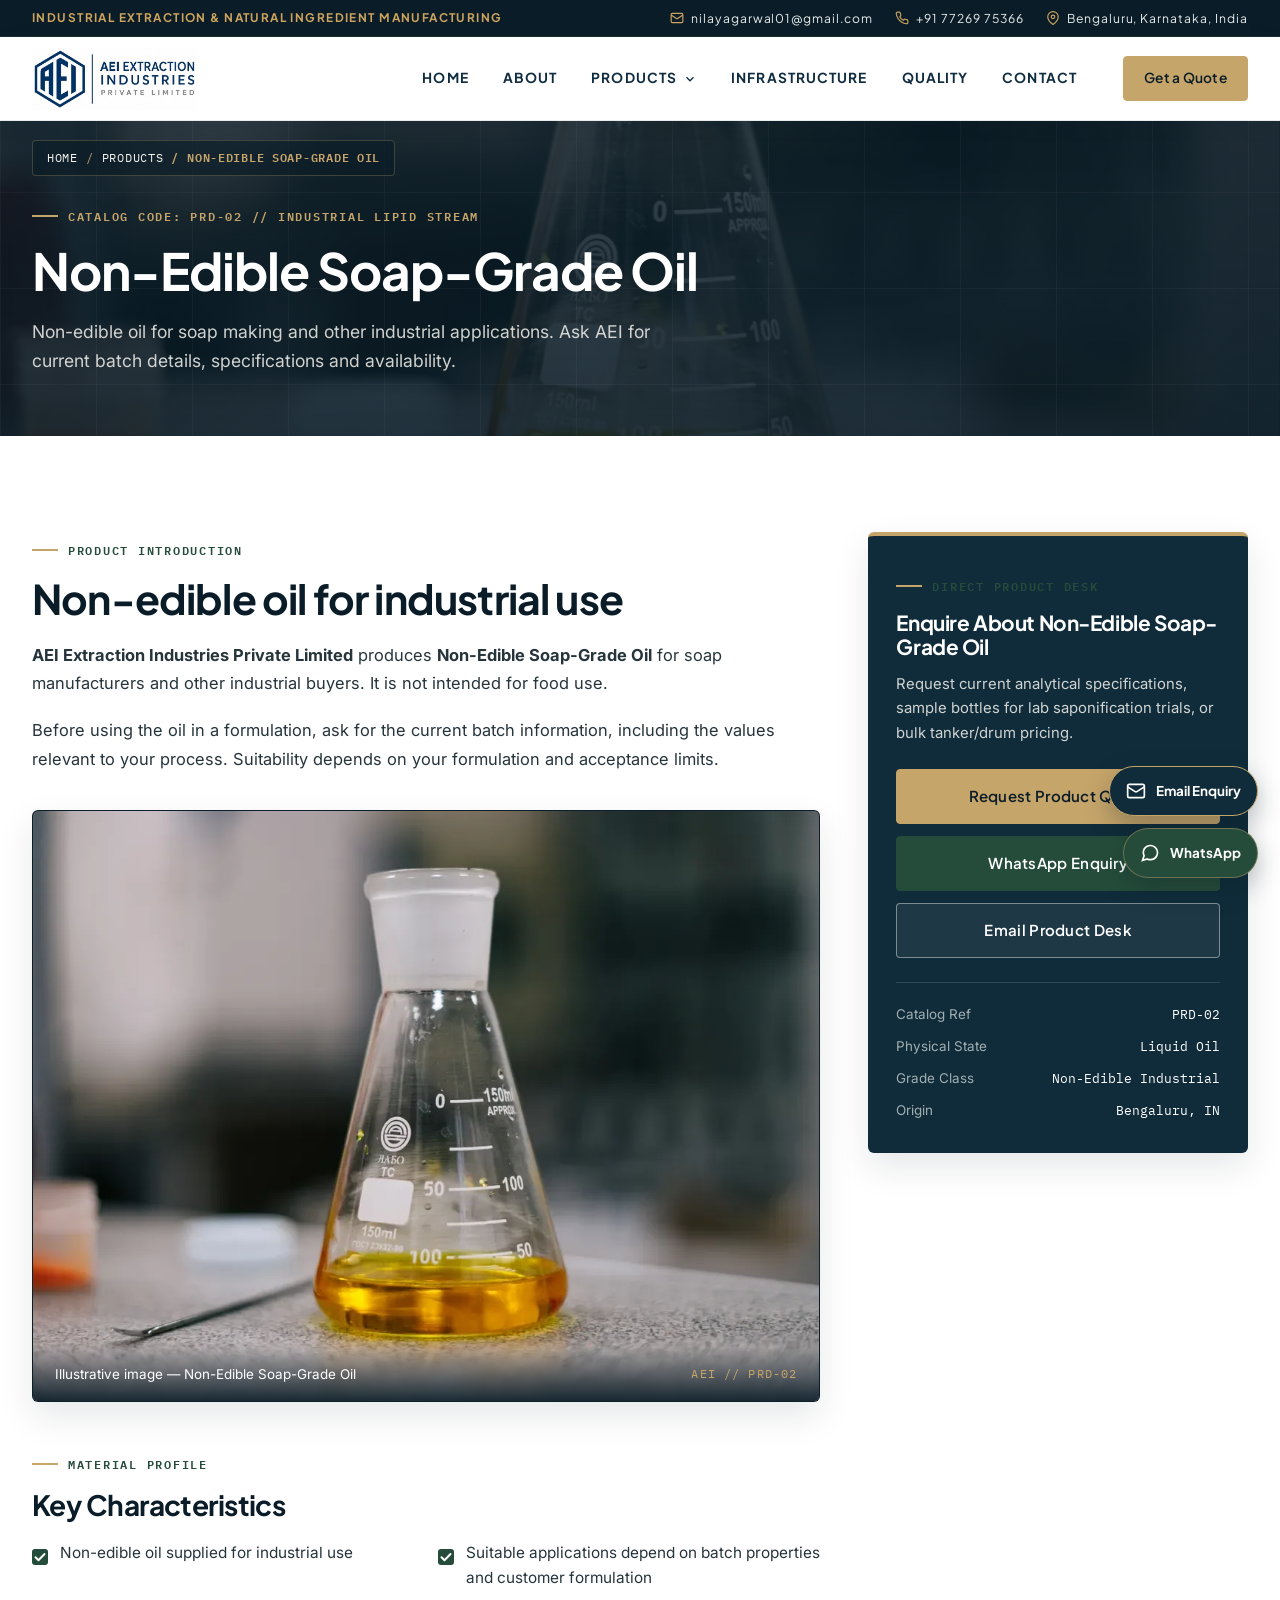
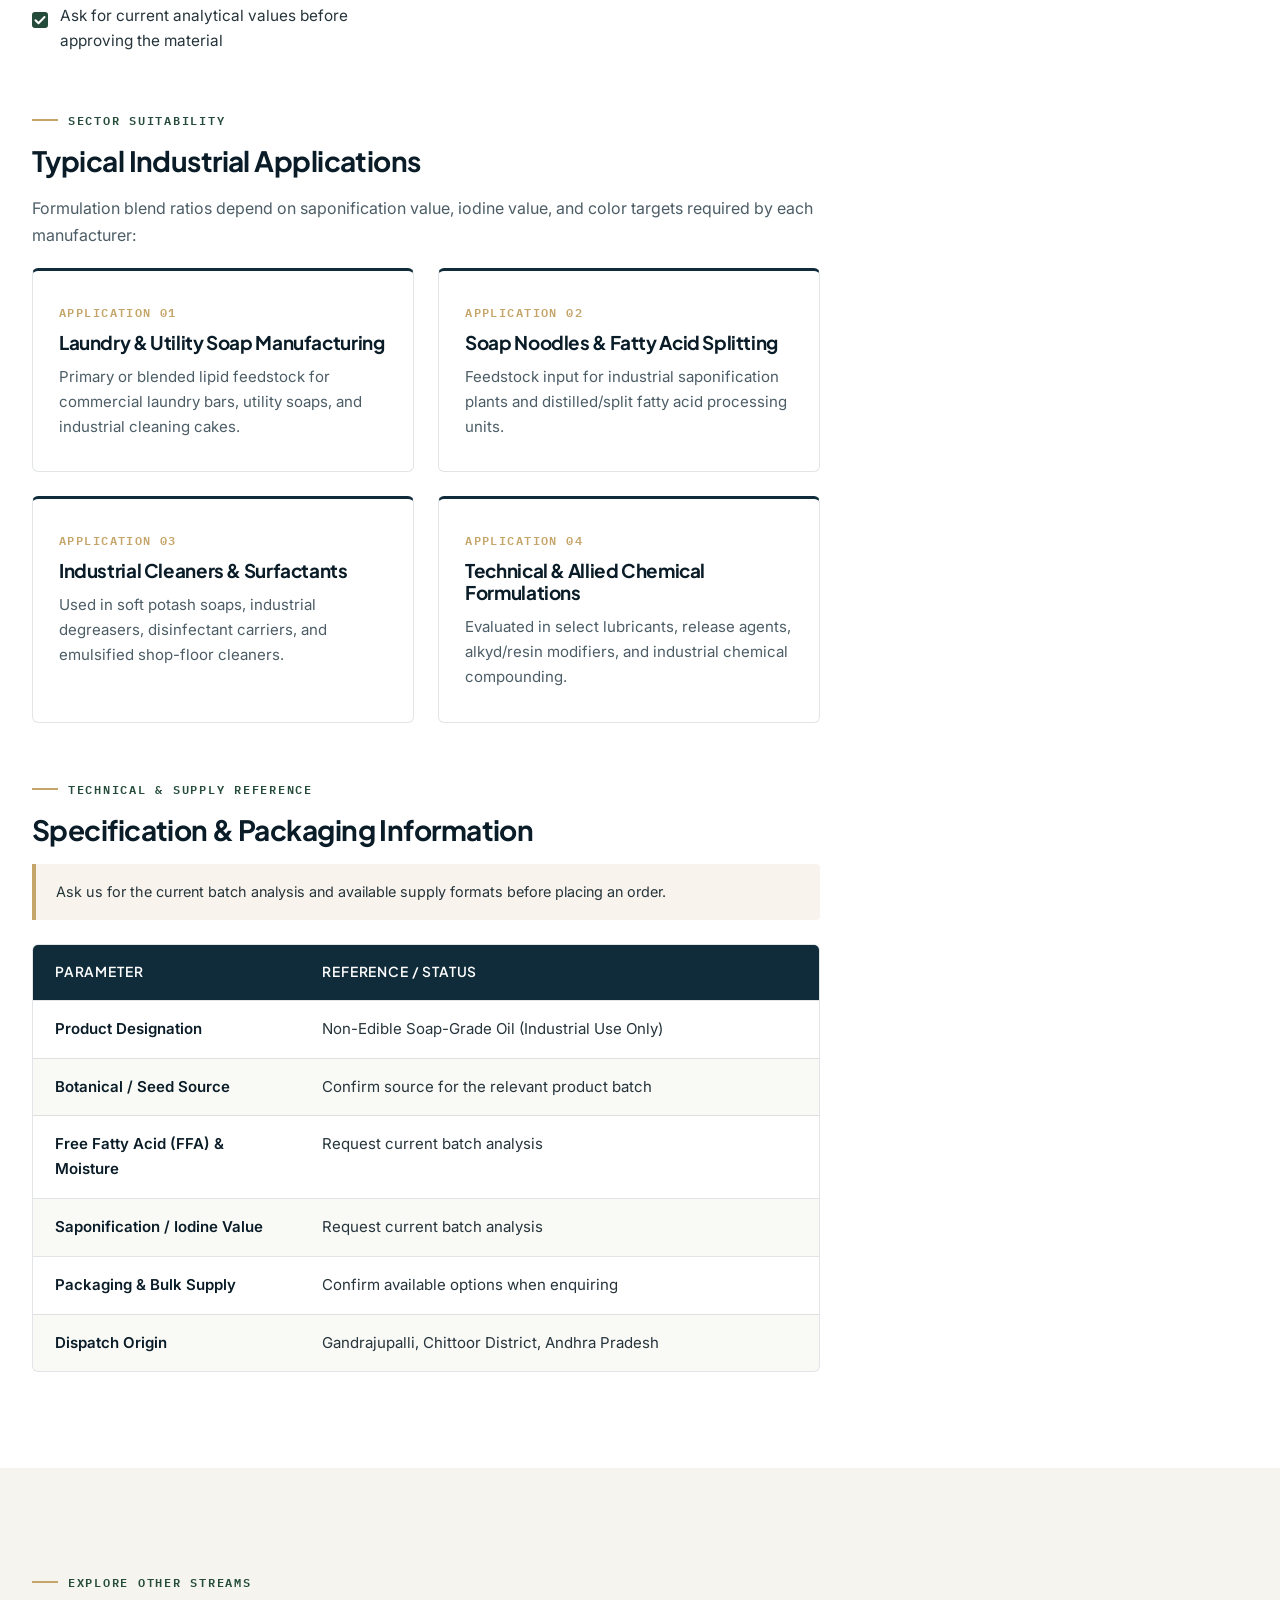
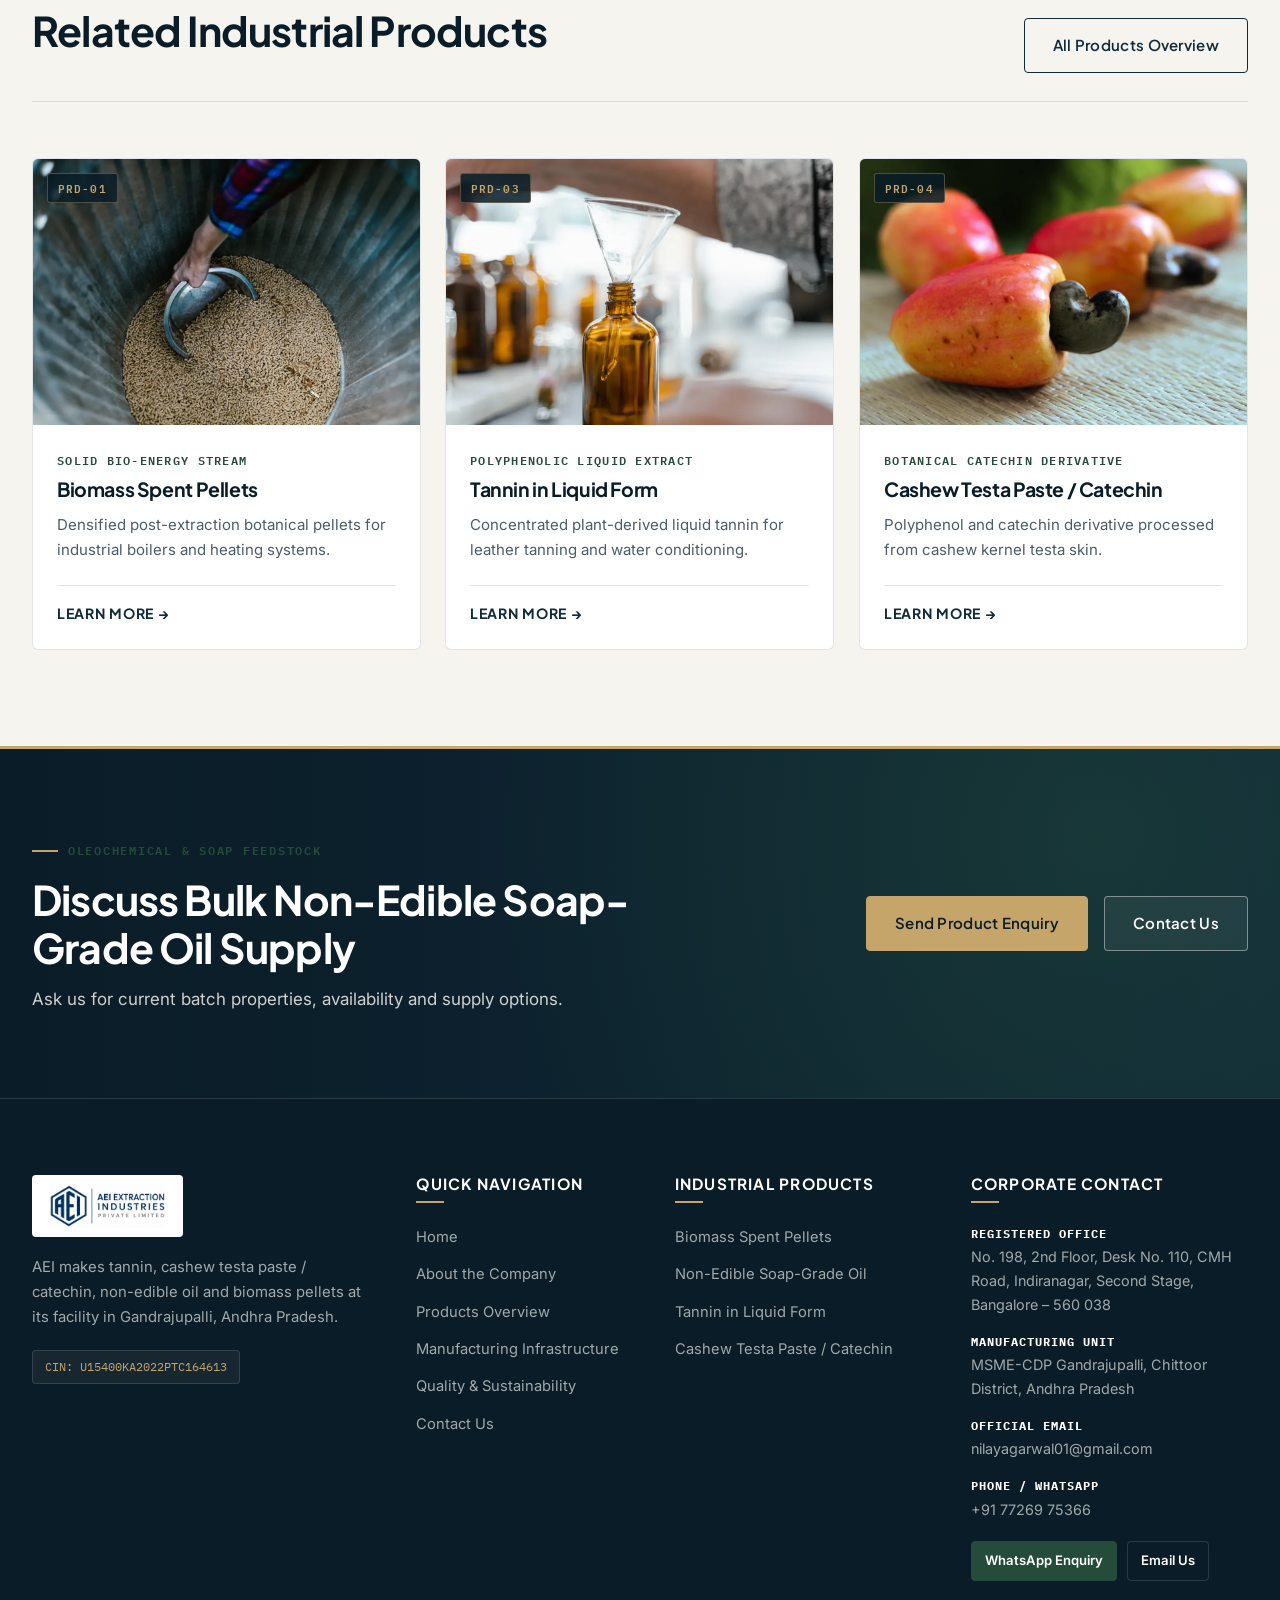
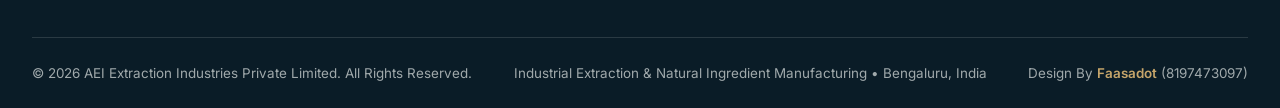
<file: products/soap-grade-oil.html>
<!DOCTYPE html>
<html lang="en">
<head>
  <meta charset="UTF-8">
  <meta name="viewport" content="width=device-width, initial-scale=1.0">
  <link rel="preconnect" href="https://fonts.googleapis.com">
  <link rel="preconnect" href="https://fonts.gstatic.com" crossorigin>
  <link rel="stylesheet" href="https://fonts.googleapis.com/css2?family=IBM+Plex+Mono:wght@400;500;600&amp;family=Inter:wght@400;500;600;700&amp;family=Plus+Jakarta+Sans:wght@500;600;700;800&amp;display=swap">
  <title>Non-Edible Soap-Grade Oil | AEI Extraction Industries</title>
  <meta name="description" content="AEI non-edible soap-grade oil is for industrial use, including soap making. Contact us for current specifications, batch details and availability.">
  <meta name="robots" content="index, follow">
  <meta name="theme-color" content="#0A1C27">
  <link rel="canonical" href="https://aeiextractionindustries.com/products/soap-grade-oil">

  <meta property="og:type" content="product">
  <meta property="og:site_name" content="AEI Extraction Industries Private Limited">
  <meta property="og:title" content="Non-Edible Soap-Grade Oil | AEI Extraction Industries">
  <meta property="og:description" content="AEI non-edible soap-grade oil is for industrial use, including soap making. Contact us for current specifications, batch details and availability.">
  <meta property="og:url" content="https://aeiextractionindustries.com/products/soap-grade-oil">
  <meta property="og:image" content="https://images.pexels.com/photos/6608506/pexels-photo-6608506.jpeg?auto=compress&cs=tinysrgb&fit=crop&h=800&w=1200">
  <meta name="twitter:card" content="summary_large_image">
  <meta name="twitter:title" content="Non-Edible Soap-Grade Oil | AEI Extraction Industries">
  <meta name="twitter:description" content="AEI non-edible soap-grade oil is for industrial use, including soap making. Contact us for current specifications, batch details and availability.">
  <meta name="twitter:image" content="https://images.pexels.com/photos/6608506/pexels-photo-6608506.jpeg?auto=compress&amp;cs=tinysrgb&amp;fit=crop&amp;h=800&amp;w=1200">

  <script type="application/ld+json">
  {
    "@context": "https://schema.org",
    "@graph": [
      {
        "@type": "WebPage",
        "@id": "https://aeiextractionindustries.com/products/soap-grade-oil#webpage",
        "url": "https://aeiextractionindustries.com/products/soap-grade-oil",
        "name": "Non-Edible Soap-Grade Oil | AEI Extraction Industries",
        "description": "AEI non-edible soap-grade oil is for industrial use, including soap making. Contact us for current specifications, batch details and availability.",
        "isPartOf": { "@id": "https://aeiextractionindustries.com/#website" },
        "mainEntity": { "@id": "https://aeiextractionindustries.com/products/soap-grade-oil#product" },
        "breadcrumb": { "@id": "https://aeiextractionindustries.com/products/soap-grade-oil#breadcrumb" },
        "inLanguage": "en"
      },
      {
        "@type": "Product",
        "@id": "https://aeiextractionindustries.com/products/soap-grade-oil#product",
        "name": "Non-Edible Soap-Grade Oil",
        "description": "AEI non-edible soap-grade oil is for industrial use, including soap making. Contact us for current specifications, batch details and availability.",
        "image": "https://aeiextractionindustries.com/assets/gallery/soap-grade-oil.webp",
        "sku": "PRD-02",
        "manufacturer": { "@id": "https://aeiextractionindustries.com/#organization" }
      },
      {
        "@type": "BreadcrumbList",
        "@id": "https://aeiextractionindustries.com/products/soap-grade-oil#breadcrumb",
        "itemListElement": [
          { "@type": "ListItem", "position": 1, "name": "Home", "item": "https://aeiextractionindustries.com/" },
          { "@type": "ListItem", "position": 2, "name": "Products", "item": "https://aeiextractionindustries.com/products/" },
          { "@type": "ListItem", "position": 3, "name": "Non-Edible Soap-Grade Oil", "item": "https://aeiextractionindustries.com/products/soap-grade-oil" }
        ]
      }
    ]
  }
  </script>

  <link rel="icon" type="image/svg+xml" href="../assets/logo/favicon.svg">
  <link rel="stylesheet" href="../css/style.css">
  <link rel="stylesheet" href="../css/responsive.css">
  <link rel="stylesheet" href="../css/animations.css">
</head>
<body>
  <a href="#main-content" class="skip-link">Skip to main content</a>

  <!-- Shared Corporate Header (With Topbar & Real Logo Badge) -->
  <header class="site-header" role="banner">
    <div class="header-topbar">
      <div class="container header-topbar-inner">
        <span class="header-topbar-tag">Industrial Extraction &amp; Natural Ingredient Manufacturing</span>
        <div class="header-topbar-contacts">
          <a href="mailto:nilayagarwal01@gmail.com" class="header-topbar-item" title="Official Email">
            <svg viewBox="0 0 24 24" fill="none" stroke="currentColor" stroke-width="2" aria-hidden="true"><rect x="2" y="4" width="20" height="16" rx="2"></rect><path d="m22 7-8.97 5.7a1.94 1.94 0 0 1-2.06 0L2 7"></path></svg>
            <span>nilayagarwal01@gmail.com</span>
          </a>
          <a href="https://wa.me/917726975366?text=Hello%20AEI%20Extraction%20Industries" target="_blank" rel="noopener noreferrer" class="header-topbar-item" title="Phone &amp; WhatsApp">
            <svg viewBox="0 0 24 24" fill="none" stroke="currentColor" stroke-width="2" aria-hidden="true"><path d="M22 16.92v3a2 2 0 0 1-2.18 2 19.79 19.79 0 0 1-8.63-3.07 19.5 19.5 0 0 1-6-6 19.79 19.79 0 0 1-3.07-8.67A2 2 0 0 1 4.11 2h3a2 2 0 0 1 2 1.72 12.84 12.84 0 0 0 .7 2.81 2 2 0 0 1-.45 2.11L8.09 9.91a16 16 0 0 0 6 6l1.27-1.27a2 2 0 0 1 2.11-.45 12.84 12.84 0 0 0 2.81.7A2 2 0 0 1 22 16.92z"></path></svg>
            <span>+91 77269 75366</span>
          </a>
          <span class="header-topbar-item" title="Corporate Location">
            <svg viewBox="0 0 24 24" fill="none" stroke="currentColor" stroke-width="2" aria-hidden="true"><path d="M21 10c0 7-9 13-9 13s-9-6-9-13a9 9 0 0 1 18 0z"></path><circle cx="12" cy="10" r="3"></circle></svg>
            <span>Bengaluru, Karnataka, India</span>
          </span>
        </div>
      </div>
    </div>

    <div class="header-nav-bar">
      <div class="container header-inner">
        <a href="/" class="brand-logo" aria-label="AEI Extraction Industries Private Limited — Home">
          <img src="../assets/logo/aei-logo.webp" alt="AEI Extraction Industries Private Limited" class="brand-logo-img" width="220" height="50">
        </a>

      <button type="button" class="mobile-nav-toggle" aria-label="Toggle navigation menu" aria-expanded="false" aria-controls="primary-navigation">
        <span class="hamburger-bars" aria-hidden="true">
          <span></span><span></span><span></span>
        </span>
      </button>

      <nav id="primary-navigation" class="primary-nav" aria-label="Primary Navigation">
        <ul class="nav-list">
          <li class="nav-item"><a href="/" class="nav-link">Home</a></li>
          <li class="nav-item"><a href="/about/" class="nav-link">About</a></li>
          <li class="nav-item nav-item--dropdown">
            <a href="/products/" class="nav-link dropdown-toggle-btn" aria-haspopup="true" aria-expanded="false">
              Products
              <svg class="dropdown-chevron" viewBox="0 0 24 24" fill="none" stroke="currentColor" stroke-width="2.2" aria-hidden="true">
                <polyline points="6 9 12 15 18 9"></polyline>
              </svg>
            </a>
            <div class="dropdown-menu" role="menu" aria-label="Industrial Products">
              <div class="dropdown-header">Industrial Extraction Portfolio</div>
              <a href="/products/biomass-pellets" class="dropdown-link" role="menuitem">
                <span>
                  <span class="dropdown-link-title">Biomass Spent Pellets</span>
                  <span class="dropdown-link-meta">Densified agro-industrial solid fuel</span>
                </span>
                <span class="dropdown-code">PRD-01</span>
              </a>
              <a href="/products/soap-grade-oil" class="dropdown-link" role="menuitem">
                <span>
                  <span class="dropdown-link-title">Non-Edible Soap-Grade Oil</span>
                  <span class="dropdown-link-meta">Industrial lipid &amp; saponification feedstock</span>
                </span>
                <span class="dropdown-code">PRD-02</span>
              </a>
              <a href="/products/tannin" class="dropdown-link" role="menuitem">
                <span>
                  <span class="dropdown-link-title">Tannin in Liquid Form</span>
                  <span class="dropdown-link-meta">Concentrated natural polyphenolic extract</span>
                </span>
                <span class="dropdown-code">PRD-03</span>
              </a>
              <a href="/products/cashew-catechin" class="dropdown-link" role="menuitem">
                <span>
                  <span class="dropdown-link-title">Cashew Testa Paste / Catechin</span>
                  <span class="dropdown-link-meta">Botanical catechin &amp; tannin-rich derivative</span>
                </span>
                <span class="dropdown-code">PRD-04</span>
              </a>
              <div class="dropdown-footer">
                <a href="/products/" class="dropdown-all-link">
                  <span>View Complete Products Overview</span>
                  <span aria-hidden="true">&rarr;</span>
                </a>
              </div>
            </div>
          </li>
          <li class="nav-item"><a href="/infrastructure/" class="nav-link">Infrastructure</a></li>
          <li class="nav-item"><a href="/quality/" class="nav-link">Quality</a></li>
          <li class="nav-item"><a href="/contact/" class="nav-link">Contact</a></li>
        </ul>
        <div class="header-cta">
          <a href="/contact/?product=Non-Edible%20Soap-Grade%20Oil#quote-enquiry" class="btn btn--gold btn--sm">Get a Quote</a>
        </div>
      </nav>
    </div>
    <div class="mobile-backdrop" aria-hidden="true"></div>
  </header>

  <main id="main-content">
    <!-- Product Hero Banner -->
    <section class="page-hero" aria-labelledby="product-title">
      <div class="hero-media">
        <img
          src="../assets/gallery/soap-grade-oil.webp"
          data-local-src="../assets/gallery/soap-grade-oil.webp"
          alt="Extracted golden non-edible soap-grade oil inside industrial laboratory flask"
          width="1200"
          height="800"
          fetchpriority="high"
          class="hero-animate-bg">
      </div>
      <div class="hero-overlay" aria-hidden="true"></div>
      <div class="hero-grid-lines" aria-hidden="true"></div>

      <div class="container page-hero-content">
        <nav class="breadcrumb hero-animate-1" aria-label="Breadcrumb">
          <ol class="breadcrumb-list">
            <li class="breadcrumb-item"><a href="/">Home</a></li>
            <li class="breadcrumb-item"><a href="/products/">Products</a></li>
            <li class="breadcrumb-item" aria-current="page">Non-Edible Soap-Grade Oil</li>
          </ol>
        </nav>
        <span class="eyebrow hero-animate-1">Catalog Code: PRD-02 // Industrial Lipid Stream</span>
        <h1 id="product-title" class="page-hero-title hero-animate-2">Non-Edible Soap-Grade Oil</h1>
        <p class="page-hero-lead hero-animate-3">
          Non-edible oil for soap making and other industrial applications. Ask AEI for current batch details, specifications and availability.
        </p>
      </div>
    </section>

    <!-- Product Detail Main Content + Sticky Enquiry Card -->
    <section class="section section--white">
      <div class="container">
        <div class="product-detail-layout">
          <div>
            <div data-reveal="fade-up">
              <span class="eyebrow">Product Introduction</span>
              <h2 class="section-title">Non-edible oil for industrial use</h2>
              <div class="prose">
                <p>
                  <strong>AEI Extraction Industries Private Limited</strong> produces <strong>Non-Edible Soap-Grade Oil</strong> for soap manufacturers and other industrial buyers. It is not intended for food use.
                </p>
                <p>
                  Before using the oil in a formulation, ask for the current batch information, including the values relevant to your process. Suitability depends on your formulation and acceptance limits.
                </p>
              </div>
            </div>

            <figure class="industrial-frame" style="margin: 36px 0;" data-reveal="fade-up">
              <img
                src="../assets/gallery/soap-grade-oil.webp"
                data-local-src="../assets/gallery/soap-grade-oil.webp"
                alt="Golden-yellow non-edible soap-grade oil sample in laboratory glassware"
                width="1200"
                height="800"
                loading="lazy">
              <figcaption class="frame-caption">
                <span>Illustrative image — Non-Edible Soap-Grade Oil</span>
                <span class="frame-caption-code">AEI // PRD-02</span>
              </figcaption>
            </figure>

            <!-- Key Characteristics -->
            <div style="margin-top: 44px;" data-reveal="fade-up">
              <span class="eyebrow">Material Profile</span>
              <h2 class="section-title" style="font-size: 1.75rem;">Key Characteristics</h2>
              <ul class="check-list">
                <li>Non-edible oil supplied for industrial use</li>
                <li>Suitable applications depend on batch properties and customer formulation</li>
                <li>Ask for current analytical values before approving the material</li>
              </ul>
            </div>

            <!-- Industrial Applications -->
            <div style="margin-top: 48px;" data-reveal="fade-up">
              <span class="eyebrow">Sector Suitability</span>
              <h2 class="section-title" style="font-size: 1.75rem;">Typical Industrial Applications</h2>
              <p style="color: var(--text-muted); margin-bottom: 20px;">
                Formulation blend ratios depend on saponification value, iodine value, and color targets required by each manufacturer:
              </p>
              <div class="features-grid features-grid--two">
                <div class="feature-card">
                  <span class="feature-number">APPLICATION 01</span>
                  <h3 class="feature-title">Laundry &amp; Utility Soap Manufacturing</h3>
                  <p class="feature-desc">Primary or blended lipid feedstock for commercial laundry bars, utility soaps, and industrial cleaning cakes.</p>
                </div>
                <div class="feature-card">
                  <span class="feature-number">APPLICATION 02</span>
                  <h3 class="feature-title">Soap Noodles &amp; Fatty Acid Splitting</h3>
                  <p class="feature-desc">Feedstock input for industrial saponification plants and distilled/split fatty acid processing units.</p>
                </div>
                <div class="feature-card">
                  <span class="feature-number">APPLICATION 03</span>
                  <h3 class="feature-title">Industrial Cleaners &amp; Surfactants</h3>
                  <p class="feature-desc">Used in soft potash soaps, industrial degreasers, disinfectant carriers, and emulsified shop-floor cleaners.</p>
                </div>
                <div class="feature-card">
                  <span class="feature-number">APPLICATION 04</span>
                  <h3 class="feature-title">Technical &amp; Allied Chemical Formulations</h3>
                  <p class="feature-desc">Evaluated in select lubricants, release agents, alkyd/resin modifiers, and industrial chemical compounding.</p>
                </div>
              </div>
            </div>

            <!-- Editable Technical & Supply Table -->
            <div style="margin-top: 48px;" data-reveal="fade-up">
              <span class="eyebrow">Technical &amp; Supply Reference</span>
              <h2 class="section-title" style="font-size: 1.75rem;">Specification &amp; Packaging Information</h2>

              <div class="placeholder-notice">
                <div>
                  Ask us for the current batch analysis and available supply formats before placing an order.
                </div>
              </div>

              <div class="spec-table-wrap">
                <table class="spec-table">
                  <thead>
                    <tr>
                      <th scope="col">Parameter</th>
                      <th scope="col">Reference / Status</th>
                    </tr>
                  </thead>
                  <tbody>
                    <tr>
                      <td class="spec-param">Product Designation</td>
                      <td>Non-Edible Soap-Grade Oil (Industrial Use Only)</td>
                    </tr>
                    <tr>
                      <td class="spec-param">Botanical / Seed Source</td>
                      <td>Confirm source for the relevant product batch</td>
                    </tr>
                    <tr>
                      <td class="spec-param">Free Fatty Acid (FFA) &amp; Moisture</td>
                      <td>Request current batch analysis</td>
                    </tr>
                    <tr>
                      <td class="spec-param">Saponification / Iodine Value</td>
                      <td>Request current batch analysis</td>
                    </tr>
                    <tr>
                      <td class="spec-param">Packaging &amp; Bulk Supply</td>
                      <td>Confirm available options when enquiring</td>
                    </tr>
                    <tr>
                      <td class="spec-param">Dispatch Origin</td>
                      <td>Gandrajupalli, Chittoor District, Andhra Pradesh</td>
                    </tr>
                  </tbody>
                </table>
              </div>
            </div>
          </div>

          <!-- Sticky Product Enquiry Card -->
          <aside class="sticky-enquiry-card" aria-label="Product Enquiry Box">
            <span class="eyebrow">Direct Product Desk</span>
            <h3>Enquire About Non-Edible Soap-Grade Oil</h3>
            <p>
              Request current analytical specifications, sample bottles for lab saponification trials, or bulk tanker/drum pricing.
            </p>

            <div class="sticky-enquiry-actions">
              <a href="/contact/?product=Non-Edible%20Soap-Grade%20Oil#quote-enquiry" class="btn btn--gold">
                Request Product Quote
              </a>
              <a
                href="https://wa.me/917726975366?text=Hello%20AEI%20Extraction%20Industries%2C%20I%20would%20like%20to%20enquire%20about%20Non-Edible%20Soap-Grade%20Oil."
                target="_blank"
                rel="noopener noreferrer"
                class="btn btn--forest">
                WhatsApp Enquiry
              </a>
              <a
                href="mailto:nilayagarwal01@gmail.com?subject=Product%20Enquiry%20-%20Non-Edible%20Soap-Grade%20Oil%20%7C%20AEI%20Extraction%20Industries"
                class="btn btn--outline-light">
                Email Product Desk
              </a>
            </div>

            <ul class="sticky-meta-list">
              <li><span>Catalog Ref</span><span>PRD-02</span></li>
              <li><span>Physical State</span><span>Liquid Oil</span></li>
              <li><span>Grade Class</span><span>Non-Edible Industrial</span></li>
              <li><span>Origin</span><span>Bengaluru, IN</span></li>
            </ul>
          </aside>
        </div>
      </div>
    </section>

    <!-- Related Products -->
    <section class="section section--offwhite" aria-labelledby="related-heading">
      <div class="container">
        <div class="section-header--split" data-reveal="fade-up">
          <div>
            <span class="eyebrow">Explore Other Streams</span>
            <h2 id="related-heading" class="section-title">Related Industrial Products</h2>
          </div>
          <a href="/products/" class="btn btn--outline-navy">All Products Overview</a>
        </div>

        <div class="products-grid products-grid--three">
          <article class="product-card" data-reveal="fade-up" data-delay="1">
            <a href="/products/biomass-pellets" class="product-card-media">
              <img src="../assets/gallery/biomass-pellets.webp" data-local-src="../assets/gallery/biomass-pellets.webp" alt="Biomass Spent Pellets" width="1200" height="800" loading="lazy">
              <span class="product-card-badge">PRD-01</span>
            </a>
            <div class="product-card-body">
              <span class="product-card-category">Solid Bio-Energy Stream</span>
              <h3 class="product-card-title"><a href="/products/biomass-pellets">Biomass Spent Pellets</a></h3>
              <p class="product-card-desc">Densified post-extraction botanical pellets for industrial boilers and heating systems.</p>
              <div class="product-card-footer">
                <a href="/products/biomass-pellets" class="product-card-link">Learn More &rarr;</a>
              </div>
            </div>
          </article>

          <article class="product-card" data-reveal="fade-up" data-delay="2">
            <a href="/products/tannin" class="product-card-media">
              <img src="../assets/gallery/liquid-tannin.webp" data-local-src="../assets/gallery/liquid-tannin.webp" alt="Tannin in Liquid Form" width="1200" height="800" loading="lazy">
              <span class="product-card-badge">PRD-03</span>
            </a>
            <div class="product-card-body">
              <span class="product-card-category">Polyphenolic Liquid Extract</span>
              <h3 class="product-card-title"><a href="/products/tannin">Tannin in Liquid Form</a></h3>
              <p class="product-card-desc">Concentrated plant-derived liquid tannin for leather tanning and water conditioning.</p>
              <div class="product-card-footer">
                <a href="/products/tannin" class="product-card-link">Learn More &rarr;</a>
              </div>
            </div>
          </article>

          <article class="product-card" data-reveal="fade-up" data-delay="3">
            <a href="/products/cashew-catechin" class="product-card-media">
              <img src="../assets/gallery/cashew-catechin.webp" data-local-src="../assets/gallery/cashew-catechin.webp" alt="Cashew Testa Paste / Catechin" width="1200" height="800" loading="lazy">
              <span class="product-card-badge">PRD-04</span>
            </a>
            <div class="product-card-body">
              <span class="product-card-category">Botanical Catechin Derivative</span>
              <h3 class="product-card-title"><a href="/products/cashew-catechin">Cashew Testa Paste / Catechin</a></h3>
              <p class="product-card-desc">Polyphenol and catechin derivative processed from cashew kernel testa skin.</p>
              <div class="product-card-footer">
                <a href="/products/cashew-catechin" class="product-card-link">Learn More &rarr;</a>
              </div>
            </div>
          </article>
        </div>
      </div>
    </section>

    <!-- CTA Banner -->
    <section class="cta-banner" aria-labelledby="p2-cta-heading">
      <div class="container cta-banner-inner">
        <div class="cta-banner-copy">
          <span class="eyebrow">Oleochemical &amp; Soap Feedstock</span>
          <h2 id="p2-cta-heading" class="cta-banner-title">Discuss Bulk Non-Edible Soap-Grade Oil Supply</h2>
          <p class="cta-banner-text">Ask us for current batch properties, availability and supply options.</p>
        </div>
        <div class="btn-group">
          <a href="/contact/?product=Non-Edible%20Soap-Grade%20Oil#quote-enquiry" class="btn btn--gold">Send Product Enquiry</a>
          <a href="/contact/" class="btn btn--outline-light">Contact Us</a>
        </div>
      </div>
    </section>
  </main>

  <!-- Shared Corporate Footer -->
  <footer class="site-footer" role="contentinfo">
    <div class="container">
      <div class="footer-grid">
        <div>
          <a href="/" class="brand-logo-box brand-logo-box--footer" aria-label="AEI Extraction Industries Private Limited">
            <img src="../assets/logo/aei-logo.webp" alt="AEI Extraction Industries Private Limited" class="brand-logo-img" width="220" height="44">
          </a>
          <p class="footer-brand-desc">
            AEI makes tannin, cashew testa paste / catechin, non-edible oil and biomass pellets at its facility in Gandrajupalli, Andhra Pradesh.
          </p>
          <div class="footer-location-badge"><span>CIN: U15400KA2022PTC164613</span></div>
        </div>
        <div>
          <h3 class="footer-heading">Quick Navigation</h3>
          <ul class="footer-links">
            <li><a href="/">Home</a></li>
            <li><a href="/about/">About the Company</a></li>
            <li><a href="/products/">Products Overview</a></li>
            <li><a href="/infrastructure/">Manufacturing Infrastructure</a></li>
            <li><a href="/quality/">Quality &amp; Sustainability</a></li>
            <li><a href="/contact/">Contact Us</a></li>
          </ul>
        </div>
        <div>
          <h3 class="footer-heading">Industrial Products</h3>
          <ul class="footer-links">
            <li><a href="/products/biomass-pellets">Biomass Spent Pellets</a></li>
            <li><a href="/products/soap-grade-oil">Non-Edible Soap-Grade Oil</a></li>
            <li><a href="/products/tannin">Tannin in Liquid Form</a></li>
            <li><a href="/products/cashew-catechin">Cashew Testa Paste / Catechin</a></li>
          </ul>
        </div>
        <div>
          <h3 class="footer-heading">Corporate Contact</h3>
          <ul class="footer-contact-list">
            <li>
              <strong>Registered Office</strong>
              No. 198, 2nd Floor, Desk No. 110, CMH Road, Indiranagar, Second Stage, Bangalore &ndash; 560 038
            </li>
            <li>
              <strong>Manufacturing Unit</strong>
              MSME-CDP Gandrajupalli, Chittoor District, Andhra Pradesh
            </li>
            <li>
              <strong>Official Email</strong>
              <a href="mailto:nilayagarwal01@gmail.com?subject=Product%20Enquiry%20-%20Non-Edible%20Soap-Grade%20Oil%20%7C%20AEI%20Extraction%20Industries">nilayagarwal01@gmail.com</a>
            </li>
            <li>
              <strong>Phone / WhatsApp</strong>
              <a href="https://wa.me/917726975366?text=Hello%20AEI%20Extraction%20Industries%2C%20I%20would%20like%20to%20enquire%20about%20Non-Edible%20Soap-Grade%20Oil." target="_blank" rel="noopener noreferrer">+91 77269 75366</a>
            </li>
          </ul>
          <div class="footer-direct-channels">
            <a href="https://wa.me/917726975366?text=Hello%20AEI%20Extraction%20Industries%2C%20I%20would%20like%20to%20enquire%20about%20Non-Edible%20Soap-Grade%20Oil." target="_blank" rel="noopener noreferrer" class="footer-channel-link footer-channel-link--wa">WhatsApp Enquiry</a>
            <a href="mailto:nilayagarwal01@gmail.com?subject=Product%20Enquiry%20-%20Non-Edible%20Soap-Grade%20Oil%20%7C%20AEI%20Extraction%20Industries" class="footer-channel-link footer-channel-link--mail">Email Us</a>
          </div>
        </div>
      </div>
      <div class="footer-bottom">
        <p>&copy; <span data-current-year>2026</span> AEI Extraction Industries Private Limited. All Rights Reserved.</p>
        <p>Industrial Extraction &amp; Natural Ingredient Manufacturing &bull; Bengaluru, India</p>
        <p class="footer-credit">Design By <a href="tel:8197473097">Faasadot</a> (8197473097)</p>
      </div>
    </div>
  </footer>

  <!-- Product-Specific Floating Controls -->
  <div class="floating-actions" aria-label="Direct Contact Shortcuts">
    <button type="button" class="back-to-top" aria-label="Scroll back to top">
      <svg width="18" height="18" viewBox="0 0 24 24" fill="none" stroke="currentColor" stroke-width="2.4" aria-hidden="true">
        <polyline points="18 15 12 9 6 15"></polyline>
      </svg>
    </button>
    <a href="mailto:nilayagarwal01@gmail.com?subject=Product%20Enquiry%20-%20Non-Edible%20Soap-Grade%20Oil%20%7C%20AEI%20Extraction%20Industries" class="float-btn float-btn--email" aria-label="Email enquiry for Non-Edible Soap-Grade Oil">
      <svg viewBox="0 0 24 24" fill="none" stroke="currentColor" stroke-width="2" aria-hidden="true">
        <rect x="2" y="4" width="20" height="16" rx="2"></rect>
        <path d="m22 7-8.97 5.7a1.94 1.94 0 0 1-2.06 0L2 7"></path>
      </svg>
      <span class="float-btn-label">Email Enquiry</span>
    </a>
    <a href="https://wa.me/917726975366?text=Hello%20AEI%20Extraction%20Industries%2C%20I%20would%20like%20to%20enquire%20about%20Non-Edible%20Soap-Grade%20Oil." target="_blank" rel="noopener noreferrer" class="float-btn float-btn--whatsapp" aria-label="WhatsApp enquiry for Non-Edible Soap-Grade Oil">
      <svg viewBox="0 0 24 24" fill="none" stroke="currentColor" stroke-width="2" aria-hidden="true">
        <path d="M21 11.5a8.38 8.38 0 0 1-.9 3.8 8.5 8.5 0 0 1-7.6 4.7 8.38 8.38 0 0 1-3.8-.9L3 21l1.9-5.7a8.38 8.38 0 0 1-.9-3.8 8.5 8.5 0 0 1 4.7-7.6 8.38 8.38 0 0 1 3.8-.9h.5a8.48 8.48 0 0 1 8 8v.5z"></path>
      </svg>
      <span class="float-btn-label">WhatsApp</span>
    </a>
  </div>

  <script src="../js/navigation.js"></script>
  <script src="../js/main.js"></script>
</body>
</html>
</file>
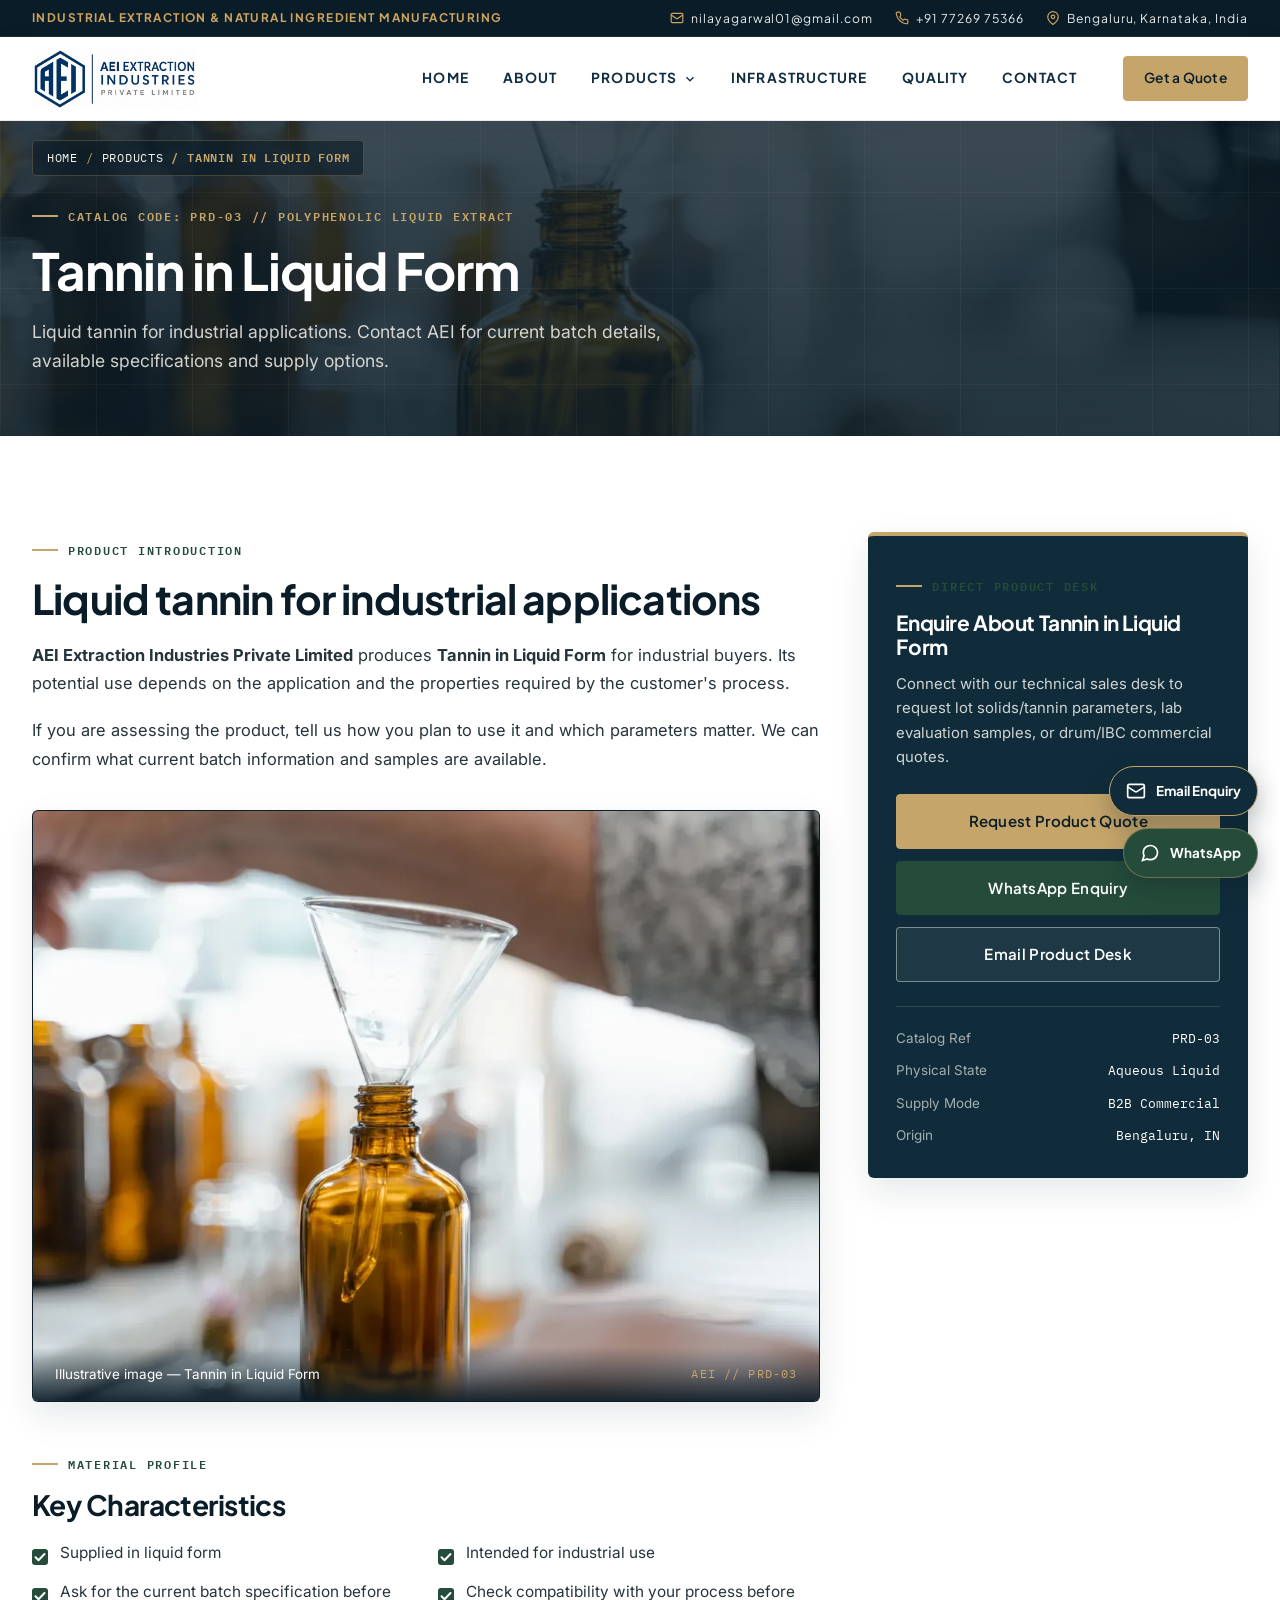
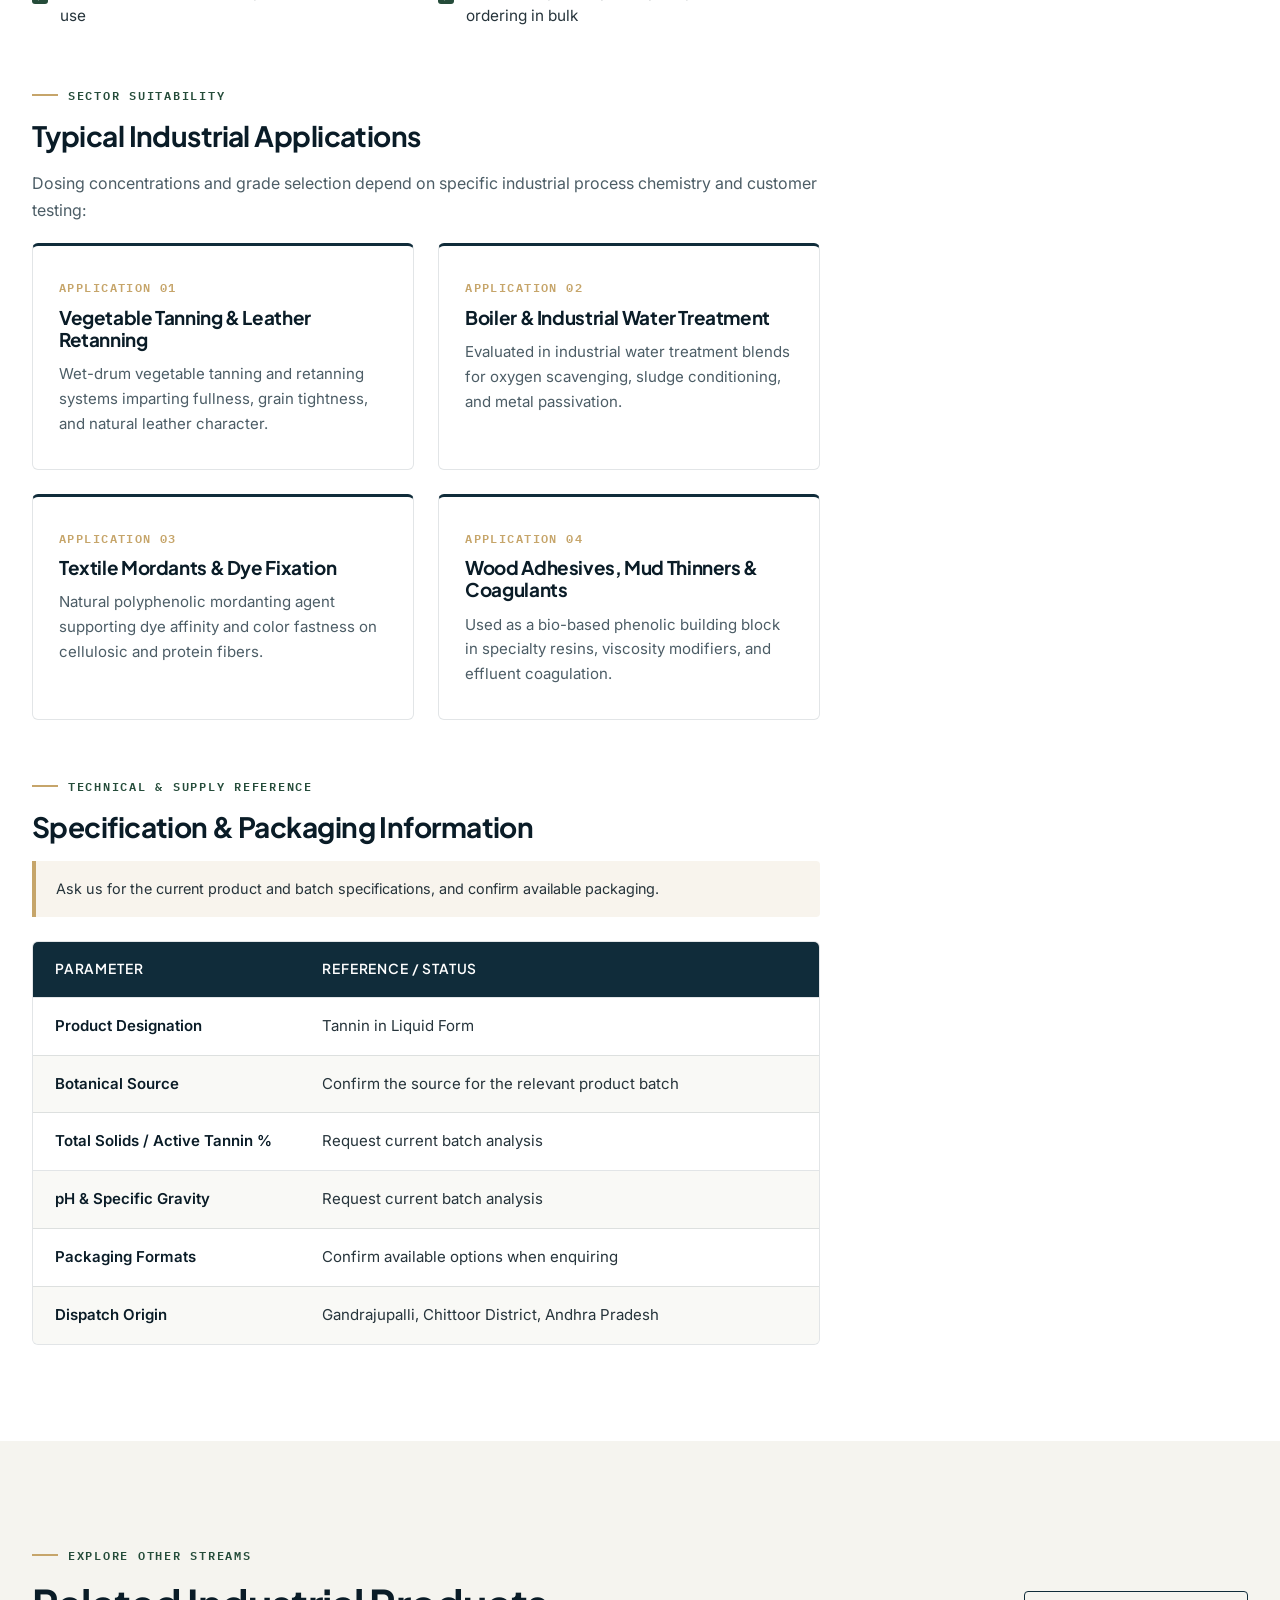
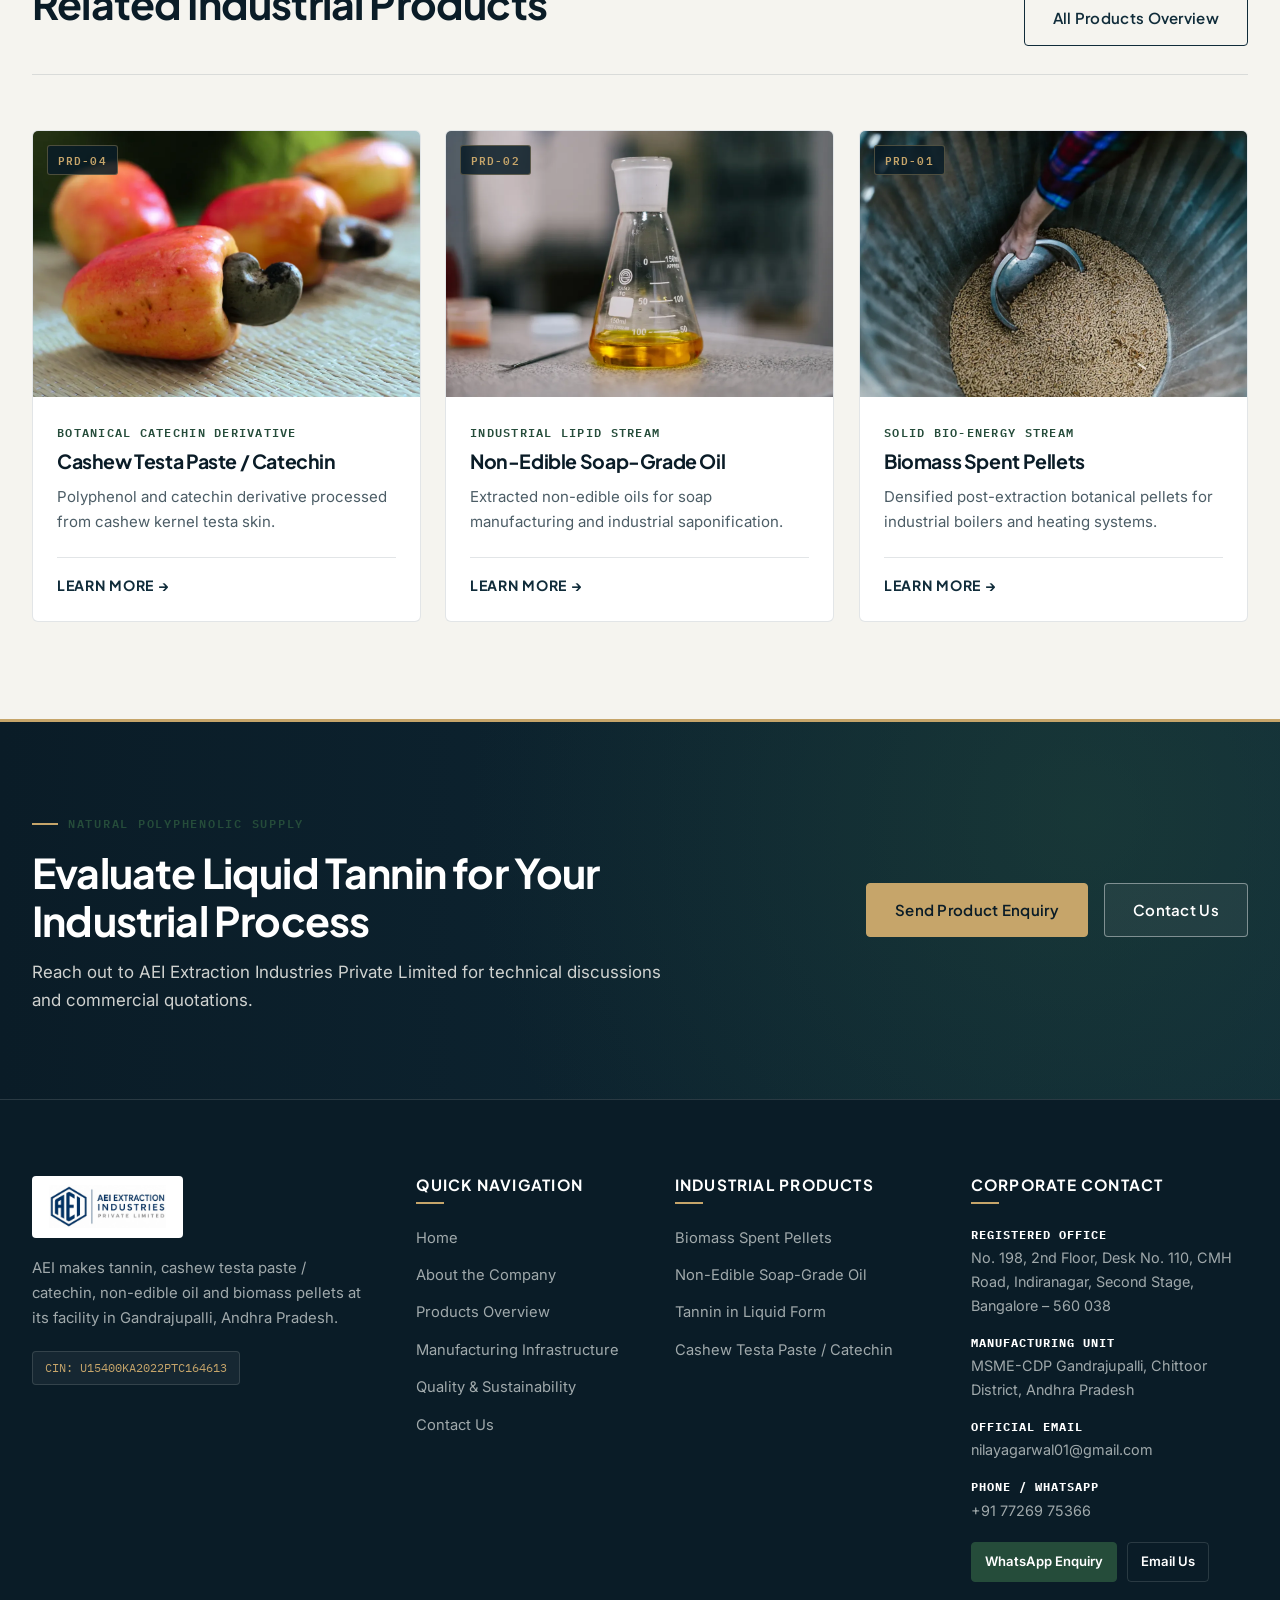
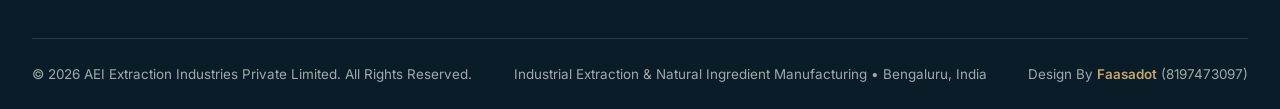
<file: products/tannin.html>
<!DOCTYPE html>
<html lang="en">
<head>
  <meta charset="UTF-8">
  <meta name="viewport" content="width=device-width, initial-scale=1.0">
  <link rel="preconnect" href="https://fonts.googleapis.com">
  <link rel="preconnect" href="https://fonts.gstatic.com" crossorigin>
  <link rel="stylesheet" href="https://fonts.googleapis.com/css2?family=IBM+Plex+Mono:wght@400;500;600&amp;family=Inter:wght@400;500;600;700&amp;family=Plus+Jakarta+Sans:wght@500;600;700;800&amp;display=swap">
  <title>Liquid Tannin for Industrial Use | AEI Extraction Industries</title>
  <meta name="description" content="AEI liquid tannin is intended for industrial applications. Contact us for specifications, batch information, sample availability and current supply.">
  <meta name="robots" content="index, follow">
  <meta name="theme-color" content="#0A1C27">
  <link rel="canonical" href="https://aeiextractionindustries.com/products/tannin">

  <meta property="og:type" content="product">
  <meta property="og:site_name" content="AEI Extraction Industries Private Limited">
  <meta property="og:title" content="Liquid Tannin for Industrial Use | AEI Extraction Industries">
  <meta property="og:description" content="AEI liquid tannin is intended for industrial applications. Contact us for specifications, batch information, sample availability and current supply.">
  <meta property="og:url" content="https://aeiextractionindustries.com/products/tannin">
  <meta property="og:image" content="https://images.pexels.com/photos/8450475/pexels-photo-8450475.jpeg?auto=compress&cs=tinysrgb&fit=crop&h=800&w=1200">
  <meta name="twitter:card" content="summary_large_image">
  <meta name="twitter:title" content="Liquid Tannin for Industrial Use | AEI Extraction Industries">
  <meta name="twitter:description" content="AEI liquid tannin is intended for industrial applications. Contact us for specifications, batch information, sample availability and current supply.">
  <meta name="twitter:image" content="https://images.pexels.com/photos/8450475/pexels-photo-8450475.jpeg?auto=compress&amp;cs=tinysrgb&amp;fit=crop&amp;h=800&amp;w=1200">

  <script type="application/ld+json">
  {
    "@context": "https://schema.org",
    "@graph": [
      {
        "@type": "WebPage",
        "@id": "https://aeiextractionindustries.com/products/tannin#webpage",
        "url": "https://aeiextractionindustries.com/products/tannin",
        "name": "Liquid Tannin for Industrial Use | AEI Extraction Industries",
        "description": "AEI liquid tannin is intended for industrial applications. Contact us for specifications, batch information, sample availability and current supply.",
        "isPartOf": { "@id": "https://aeiextractionindustries.com/#website" },
        "mainEntity": { "@id": "https://aeiextractionindustries.com/products/tannin#product" },
        "breadcrumb": { "@id": "https://aeiextractionindustries.com/products/tannin#breadcrumb" },
        "inLanguage": "en"
      },
      {
        "@type": "Product",
        "@id": "https://aeiextractionindustries.com/products/tannin#product",
        "name": "Tannin in Liquid Form",
        "description": "AEI liquid tannin is intended for industrial applications. Contact us for specifications, batch information, sample availability and current supply.",
        "image": "https://aeiextractionindustries.com/assets/gallery/liquid-tannin.webp",
        "sku": "PRD-03",
        "manufacturer": { "@id": "https://aeiextractionindustries.com/#organization" }
      },
      {
        "@type": "BreadcrumbList",
        "@id": "https://aeiextractionindustries.com/products/tannin#breadcrumb",
        "itemListElement": [
          { "@type": "ListItem", "position": 1, "name": "Home", "item": "https://aeiextractionindustries.com/" },
          { "@type": "ListItem", "position": 2, "name": "Products", "item": "https://aeiextractionindustries.com/products/" },
          { "@type": "ListItem", "position": 3, "name": "Tannin in Liquid Form", "item": "https://aeiextractionindustries.com/products/tannin" }
        ]
      }
    ]
  }
  </script>

  <link rel="icon" type="image/svg+xml" href="../assets/logo/favicon.svg">
  <link rel="stylesheet" href="../css/style.css">
  <link rel="stylesheet" href="../css/responsive.css">
  <link rel="stylesheet" href="../css/animations.css">
</head>
<body>
  <a href="#main-content" class="skip-link">Skip to main content</a>

  <!-- Shared Corporate Header (With Topbar & Real Logo Badge) -->
  <header class="site-header" role="banner">
    <div class="header-topbar">
      <div class="container header-topbar-inner">
        <span class="header-topbar-tag">Industrial Extraction &amp; Natural Ingredient Manufacturing</span>
        <div class="header-topbar-contacts">
          <a href="mailto:nilayagarwal01@gmail.com" class="header-topbar-item" title="Official Email">
            <svg viewBox="0 0 24 24" fill="none" stroke="currentColor" stroke-width="2" aria-hidden="true"><rect x="2" y="4" width="20" height="16" rx="2"></rect><path d="m22 7-8.97 5.7a1.94 1.94 0 0 1-2.06 0L2 7"></path></svg>
            <span>nilayagarwal01@gmail.com</span>
          </a>
          <a href="https://wa.me/917726975366?text=Hello%20AEI%20Extraction%20Industries" target="_blank" rel="noopener noreferrer" class="header-topbar-item" title="Phone &amp; WhatsApp">
            <svg viewBox="0 0 24 24" fill="none" stroke="currentColor" stroke-width="2" aria-hidden="true"><path d="M22 16.92v3a2 2 0 0 1-2.18 2 19.79 19.79 0 0 1-8.63-3.07 19.5 19.5 0 0 1-6-6 19.79 19.79 0 0 1-3.07-8.67A2 2 0 0 1 4.11 2h3a2 2 0 0 1 2 1.72 12.84 12.84 0 0 0 .7 2.81 2 2 0 0 1-.45 2.11L8.09 9.91a16 16 0 0 0 6 6l1.27-1.27a2 2 0 0 1 2.11-.45 12.84 12.84 0 0 0 2.81.7A2 2 0 0 1 22 16.92z"></path></svg>
            <span>+91 77269 75366</span>
          </a>
          <span class="header-topbar-item" title="Corporate Location">
            <svg viewBox="0 0 24 24" fill="none" stroke="currentColor" stroke-width="2" aria-hidden="true"><path d="M21 10c0 7-9 13-9 13s-9-6-9-13a9 9 0 0 1 18 0z"></path><circle cx="12" cy="10" r="3"></circle></svg>
            <span>Bengaluru, Karnataka, India</span>
          </span>
        </div>
      </div>
    </div>

    <div class="header-nav-bar">
      <div class="container header-inner">
        <a href="/" class="brand-logo" aria-label="AEI Extraction Industries Private Limited — Home">
          <img src="../assets/logo/aei-logo.webp" alt="AEI Extraction Industries Private Limited" class="brand-logo-img" width="220" height="50">
        </a>

      <button type="button" class="mobile-nav-toggle" aria-label="Toggle navigation menu" aria-expanded="false" aria-controls="primary-navigation">
        <span class="hamburger-bars" aria-hidden="true">
          <span></span><span></span><span></span>
        </span>
      </button>

      <nav id="primary-navigation" class="primary-nav" aria-label="Primary Navigation">
        <ul class="nav-list">
          <li class="nav-item"><a href="/" class="nav-link">Home</a></li>
          <li class="nav-item"><a href="/about/" class="nav-link">About</a></li>
          <li class="nav-item nav-item--dropdown">
            <a href="/products/" class="nav-link dropdown-toggle-btn" aria-haspopup="true" aria-expanded="false">
              Products
              <svg class="dropdown-chevron" viewBox="0 0 24 24" fill="none" stroke="currentColor" stroke-width="2.2" aria-hidden="true">
                <polyline points="6 9 12 15 18 9"></polyline>
              </svg>
            </a>
            <div class="dropdown-menu" role="menu" aria-label="Industrial Products">
              <div class="dropdown-header">Industrial Extraction Portfolio</div>
              <a href="/products/biomass-pellets" class="dropdown-link" role="menuitem">
                <span>
                  <span class="dropdown-link-title">Biomass Spent Pellets</span>
                  <span class="dropdown-link-meta">Densified agro-industrial solid fuel</span>
                </span>
                <span class="dropdown-code">PRD-01</span>
              </a>
              <a href="/products/soap-grade-oil" class="dropdown-link" role="menuitem">
                <span>
                  <span class="dropdown-link-title">Non-Edible Soap-Grade Oil</span>
                  <span class="dropdown-link-meta">Industrial lipid &amp; saponification feedstock</span>
                </span>
                <span class="dropdown-code">PRD-02</span>
              </a>
              <a href="/products/tannin" class="dropdown-link" role="menuitem">
                <span>
                  <span class="dropdown-link-title">Tannin in Liquid Form</span>
                  <span class="dropdown-link-meta">Concentrated natural polyphenolic extract</span>
                </span>
                <span class="dropdown-code">PRD-03</span>
              </a>
              <a href="/products/cashew-catechin" class="dropdown-link" role="menuitem">
                <span>
                  <span class="dropdown-link-title">Cashew Testa Paste / Catechin</span>
                  <span class="dropdown-link-meta">Botanical catechin &amp; tannin-rich derivative</span>
                </span>
                <span class="dropdown-code">PRD-04</span>
              </a>
              <div class="dropdown-footer">
                <a href="/products/" class="dropdown-all-link">
                  <span>View Complete Products Overview</span>
                  <span aria-hidden="true">&rarr;</span>
                </a>
              </div>
            </div>
          </li>
          <li class="nav-item"><a href="/infrastructure/" class="nav-link">Infrastructure</a></li>
          <li class="nav-item"><a href="/quality/" class="nav-link">Quality</a></li>
          <li class="nav-item"><a href="/contact/" class="nav-link">Contact</a></li>
        </ul>
        <div class="header-cta">
          <a href="/contact/?product=Tannin%20in%20Liquid%20Form#quote-enquiry" class="btn btn--gold btn--sm">Get a Quote</a>
        </div>
      </nav>
    </div>
    <div class="mobile-backdrop" aria-hidden="true"></div>
  </header>

  <main id="main-content">
    <!-- Product Hero Banner -->
    <section class="page-hero" aria-labelledby="product-title">
      <div class="hero-media">
        <img
          src="../assets/gallery/liquid-tannin.webp"
          data-local-src="../assets/gallery/liquid-tannin.webp"
          alt="Amber laboratory glass bottle and funnel representing concentrated liquid tannin extract"
          width="1200"
          height="800"
          fetchpriority="high"
          class="hero-animate-bg">
      </div>
      <div class="hero-overlay" aria-hidden="true"></div>
      <div class="hero-grid-lines" aria-hidden="true"></div>

      <div class="container page-hero-content">
        <nav class="breadcrumb hero-animate-1" aria-label="Breadcrumb">
          <ol class="breadcrumb-list">
            <li class="breadcrumb-item"><a href="/">Home</a></li>
            <li class="breadcrumb-item"><a href="/products/">Products</a></li>
            <li class="breadcrumb-item" aria-current="page">Tannin in Liquid Form</li>
          </ol>
        </nav>
        <span class="eyebrow hero-animate-1">Catalog Code: PRD-03 // Polyphenolic Liquid Extract</span>
        <h1 id="product-title" class="page-hero-title hero-animate-2">Tannin in Liquid Form</h1>
        <p class="page-hero-lead hero-animate-3">
          Liquid tannin for industrial applications. Contact AEI for current batch details, available specifications and supply options.
        </p>
      </div>
    </section>

    <!-- Product Detail Main Content + Sticky Sidebar -->
    <section class="section section--white">
      <div class="container">
        <div class="product-detail-layout">
          <div>
            <div data-reveal="fade-up">
              <span class="eyebrow">Product Introduction</span>
              <h2 class="section-title">Liquid tannin for industrial applications</h2>
              <div class="prose">
                <p>
                  <strong>AEI Extraction Industries Private Limited</strong> produces <strong>Tannin in Liquid Form</strong> for industrial buyers. Its potential use depends on the application and the properties required by the customer's process.
                </p>
                <p>
                  If you are assessing the product, tell us how you plan to use it and which parameters matter. We can confirm what current batch information and samples are available.
                </p>
              </div>
            </div>

            <figure class="industrial-frame" style="margin: 36px 0;" data-reveal="fade-up">
              <img
                src="../assets/gallery/liquid-tannin.webp"
                data-local-src="../assets/gallery/liquid-tannin.webp"
                alt="Dark amber liquid botanical tannin extract transfer vessel"
                width="1200"
                height="800"
                loading="lazy">
              <figcaption class="frame-caption">
                <span>Illustrative image — Tannin in Liquid Form</span>
                <span class="frame-caption-code">AEI // PRD-03</span>
              </figcaption>
            </figure>

            <!-- Key Characteristics -->
            <div style="margin-top: 44px;" data-reveal="fade-up">
              <span class="eyebrow">Material Profile</span>
              <h2 class="section-title" style="font-size: 1.75rem;">Key Characteristics</h2>
              <ul class="check-list">
                <li>Supplied in liquid form</li>
                <li>Intended for industrial use</li>
                <li>Ask for the current batch specification before use</li>
                <li>Check compatibility with your process before ordering in bulk</li>
              </ul>
            </div>

            <!-- Industrial Applications -->
            <div style="margin-top: 48px;" data-reveal="fade-up">
              <span class="eyebrow">Sector Suitability</span>
              <h2 class="section-title" style="font-size: 1.75rem;">Typical Industrial Applications</h2>
              <p style="color: var(--text-muted); margin-bottom: 20px;">
                Dosing concentrations and grade selection depend on specific industrial process chemistry and customer testing:
              </p>
              <div class="features-grid features-grid--two">
                <div class="feature-card">
                  <span class="feature-number">APPLICATION 01</span>
                  <h3 class="feature-title">Vegetable Tanning &amp; Leather Retanning</h3>
                  <p class="feature-desc">Wet-drum vegetable tanning and retanning systems imparting fullness, grain tightness, and natural leather character.</p>
                </div>
                <div class="feature-card">
                  <span class="feature-number">APPLICATION 02</span>
                  <h3 class="feature-title">Boiler &amp; Industrial Water Treatment</h3>
                  <p class="feature-desc">Evaluated in industrial water treatment blends for oxygen scavenging, sludge conditioning, and metal passivation.</p>
                </div>
                <div class="feature-card">
                  <span class="feature-number">APPLICATION 03</span>
                  <h3 class="feature-title">Textile Mordants &amp; Dye Fixation</h3>
                  <p class="feature-desc">Natural polyphenolic mordanting agent supporting dye affinity and color fastness on cellulosic and protein fibers.</p>
                </div>
                <div class="feature-card">
                  <span class="feature-number">APPLICATION 04</span>
                  <h3 class="feature-title">Wood Adhesives, Mud Thinners &amp; Coagulants</h3>
                  <p class="feature-desc">Used as a bio-based phenolic building block in specialty resins, viscosity modifiers, and effluent coagulation.</p>
                </div>
              </div>
            </div>

            <!-- Editable Technical & Supply Table -->
            <div style="margin-top: 48px;" data-reveal="fade-up">
              <span class="eyebrow">Technical &amp; Supply Reference</span>
              <h2 class="section-title" style="font-size: 1.75rem;">Specification &amp; Packaging Information</h2>

              <div class="placeholder-notice">
                <div>
                  Ask us for the current product and batch specifications, and confirm available packaging.
                </div>
              </div>

              <div class="spec-table-wrap">
                <table class="spec-table">
                  <thead>
                    <tr>
                      <th scope="col">Parameter</th>
                      <th scope="col">Reference / Status</th>
                    </tr>
                  </thead>
                  <tbody>
                    <tr>
                      <td class="spec-param">Product Designation</td>
                      <td>Tannin in Liquid Form</td>
                    </tr>
                    <tr>
                      <td class="spec-param">Botanical Source</td>
                      <td>Confirm the source for the relevant product batch</td>
                    </tr>
                    <tr>
                      <td class="spec-param">Total Solids / Active Tannin %</td>
                      <td>Request current batch analysis</td>
                    </tr>
                    <tr>
                      <td class="spec-param">pH &amp; Specific Gravity</td>
                      <td>Request current batch analysis</td>
                    </tr>
                    <tr>
                      <td class="spec-param">Packaging Formats</td>
                      <td>Confirm available options when enquiring</td>
                    </tr>
                    <tr>
                      <td class="spec-param">Dispatch Origin</td>
                      <td>Gandrajupalli, Chittoor District, Andhra Pradesh</td>
                    </tr>
                  </tbody>
                </table>
              </div>
            </div>
          </div>

          <!-- Sticky Product Enquiry Card -->
          <aside class="sticky-enquiry-card" aria-label="Product Enquiry Box">
            <span class="eyebrow">Direct Product Desk</span>
            <h3>Enquire About Tannin in Liquid Form</h3>
            <p>
              Connect with our technical sales desk to request lot solids/tannin parameters, lab evaluation samples, or drum/IBC commercial quotes.
            </p>

            <div class="sticky-enquiry-actions">
              <a href="/contact/?product=Tannin%20in%20Liquid%20Form#quote-enquiry" class="btn btn--gold">
                Request Product Quote
              </a>
              <a
                href="https://wa.me/917726975366?text=Hello%20AEI%20Extraction%20Industries%2C%20I%20would%20like%20to%20enquire%20about%20Tannin%20in%20Liquid%20Form."
                target="_blank"
                rel="noopener noreferrer"
                class="btn btn--forest">
                WhatsApp Enquiry
              </a>
              <a
                href="mailto:nilayagarwal01@gmail.com?subject=Product%20Enquiry%20-%20Tannin%20in%20Liquid%20Form%20%7C%20AEI%20Extraction%20Industries"
                class="btn btn--outline-light">
                Email Product Desk
              </a>
            </div>

            <ul class="sticky-meta-list">
              <li><span>Catalog Ref</span><span>PRD-03</span></li>
              <li><span>Physical State</span><span>Aqueous Liquid</span></li>
              <li><span>Supply Mode</span><span>B2B Commercial</span></li>
              <li><span>Origin</span><span>Bengaluru, IN</span></li>
            </ul>
          </aside>
        </div>
      </div>
    </section>

    <!-- Related Products -->
    <section class="section section--offwhite" aria-labelledby="related-heading">
      <div class="container">
        <div class="section-header--split" data-reveal="fade-up">
          <div>
            <span class="eyebrow">Explore Other Streams</span>
            <h2 id="related-heading" class="section-title">Related Industrial Products</h2>
          </div>
          <a href="/products/" class="btn btn--outline-navy">All Products Overview</a>
        </div>

        <div class="products-grid products-grid--three">
          <article class="product-card" data-reveal="fade-up" data-delay="1">
            <a href="/products/cashew-catechin" class="product-card-media">
              <img src="../assets/gallery/cashew-catechin.webp" data-local-src="../assets/gallery/cashew-catechin.webp" alt="Cashew Testa Paste / Catechin" width="1200" height="800" loading="lazy">
              <span class="product-card-badge">PRD-04</span>
            </a>
            <div class="product-card-body">
              <span class="product-card-category">Botanical Catechin Derivative</span>
              <h3 class="product-card-title"><a href="/products/cashew-catechin">Cashew Testa Paste / Catechin</a></h3>
              <p class="product-card-desc">Polyphenol and catechin derivative processed from cashew kernel testa skin.</p>
              <div class="product-card-footer">
                <a href="/products/cashew-catechin" class="product-card-link">Learn More &rarr;</a>
              </div>
            </div>
          </article>

          <article class="product-card" data-reveal="fade-up" data-delay="2">
            <a href="/products/soap-grade-oil" class="product-card-media">
              <img src="../assets/gallery/soap-grade-oil.webp" data-local-src="../assets/gallery/soap-grade-oil.webp" alt="Non-Edible Soap-Grade Oil" width="1200" height="800" loading="lazy">
              <span class="product-card-badge">PRD-02</span>
            </a>
            <div class="product-card-body">
              <span class="product-card-category">Industrial Lipid Stream</span>
              <h3 class="product-card-title"><a href="/products/soap-grade-oil">Non-Edible Soap-Grade Oil</a></h3>
              <p class="product-card-desc">Extracted non-edible oils for soap manufacturing and industrial saponification.</p>
              <div class="product-card-footer">
                <a href="/products/soap-grade-oil" class="product-card-link">Learn More &rarr;</a>
              </div>
            </div>
          </article>

          <article class="product-card" data-reveal="fade-up" data-delay="3">
            <a href="/products/biomass-pellets" class="product-card-media">
              <img src="../assets/gallery/biomass-pellets.webp" data-local-src="../assets/gallery/biomass-pellets.webp" alt="Biomass Spent Pellets" width="1200" height="800" loading="lazy">
              <span class="product-card-badge">PRD-01</span>
            </a>
            <div class="product-card-body">
              <span class="product-card-category">Solid Bio-Energy Stream</span>
              <h3 class="product-card-title"><a href="/products/biomass-pellets">Biomass Spent Pellets</a></h3>
              <p class="product-card-desc">Densified post-extraction botanical pellets for industrial boilers and heating systems.</p>
              <div class="product-card-footer">
                <a href="/products/biomass-pellets" class="product-card-link">Learn More &rarr;</a>
              </div>
            </div>
          </article>
        </div>
      </div>
    </section>

    <!-- CTA Banner -->
    <section class="cta-banner" aria-labelledby="p3-cta-heading">
      <div class="container cta-banner-inner">
        <div class="cta-banner-copy">
          <span class="eyebrow">Natural Polyphenolic Supply</span>
          <h2 id="p3-cta-heading" class="cta-banner-title">Evaluate Liquid Tannin for Your Industrial Process</h2>
          <p class="cta-banner-text">Reach out to AEI Extraction Industries Private Limited for technical discussions and commercial quotations.</p>
        </div>
        <div class="btn-group">
          <a href="/contact/?product=Tannin%20in%20Liquid%20Form#quote-enquiry" class="btn btn--gold">Send Product Enquiry</a>
          <a href="/contact/" class="btn btn--outline-light">Contact Us</a>
        </div>
      </div>
    </section>
  </main>

  <!-- Shared Corporate Footer -->
  <footer class="site-footer" role="contentinfo">
    <div class="container">
      <div class="footer-grid">
        <div>
          <a href="/" class="brand-logo-box brand-logo-box--footer" aria-label="AEI Extraction Industries Private Limited">
            <img src="../assets/logo/aei-logo.webp" alt="AEI Extraction Industries Private Limited" class="brand-logo-img" width="220" height="44">
          </a>
          <p class="footer-brand-desc">
            AEI makes tannin, cashew testa paste / catechin, non-edible oil and biomass pellets at its facility in Gandrajupalli, Andhra Pradesh.
          </p>
          <div class="footer-location-badge"><span>CIN: U15400KA2022PTC164613</span></div>
        </div>
        <div>
          <h3 class="footer-heading">Quick Navigation</h3>
          <ul class="footer-links">
            <li><a href="/">Home</a></li>
            <li><a href="/about/">About the Company</a></li>
            <li><a href="/products/">Products Overview</a></li>
            <li><a href="/infrastructure/">Manufacturing Infrastructure</a></li>
            <li><a href="/quality/">Quality &amp; Sustainability</a></li>
            <li><a href="/contact/">Contact Us</a></li>
          </ul>
        </div>
        <div>
          <h3 class="footer-heading">Industrial Products</h3>
          <ul class="footer-links">
            <li><a href="/products/biomass-pellets">Biomass Spent Pellets</a></li>
            <li><a href="/products/soap-grade-oil">Non-Edible Soap-Grade Oil</a></li>
            <li><a href="/products/tannin">Tannin in Liquid Form</a></li>
            <li><a href="/products/cashew-catechin">Cashew Testa Paste / Catechin</a></li>
          </ul>
        </div>
        <div>
          <h3 class="footer-heading">Corporate Contact</h3>
          <ul class="footer-contact-list">
            <li>
              <strong>Registered Office</strong>
              No. 198, 2nd Floor, Desk No. 110, CMH Road, Indiranagar, Second Stage, Bangalore &ndash; 560 038
            </li>
            <li>
              <strong>Manufacturing Unit</strong>
              MSME-CDP Gandrajupalli, Chittoor District, Andhra Pradesh
            </li>
            <li>
              <strong>Official Email</strong>
              <a href="mailto:nilayagarwal01@gmail.com?subject=Product%20Enquiry%20-%20Tannin%20in%20Liquid%20Form%20%7C%20AEI%20Extraction%20Industries">nilayagarwal01@gmail.com</a>
            </li>
            <li>
              <strong>Phone / WhatsApp</strong>
              <a href="https://wa.me/917726975366?text=Hello%20AEI%20Extraction%20Industries%2C%20I%20would%20like%20to%20enquire%20about%20Tannin%20in%20Liquid%20Form." target="_blank" rel="noopener noreferrer">+91 77269 75366</a>
            </li>
          </ul>
          <div class="footer-direct-channels">
            <a href="https://wa.me/917726975366?text=Hello%20AEI%20Extraction%20Industries%2C%20I%20would%20like%20to%20enquire%20about%20Tannin%20in%20Liquid%20Form." target="_blank" rel="noopener noreferrer" class="footer-channel-link footer-channel-link--wa">WhatsApp Enquiry</a>
            <a href="mailto:nilayagarwal01@gmail.com?subject=Product%20Enquiry%20-%20Tannin%20in%20Liquid%20Form%20%7C%20AEI%20Extraction%20Industries" class="footer-channel-link footer-channel-link--mail">Email Us</a>
          </div>
        </div>
      </div>
      <div class="footer-bottom">
        <p>&copy; <span data-current-year>2026</span> AEI Extraction Industries Private Limited. All Rights Reserved.</p>
        <p>Industrial Extraction &amp; Natural Ingredient Manufacturing &bull; Bengaluru, India</p>
        <p class="footer-credit">Design By <a href="tel:8197473097">Faasadot</a> (8197473097)</p>
      </div>
    </div>
  </footer>

  <!-- Product-Specific Floating Controls -->
  <div class="floating-actions" aria-label="Direct Contact Shortcuts">
    <button type="button" class="back-to-top" aria-label="Scroll back to top">
      <svg width="18" height="18" viewBox="0 0 24 24" fill="none" stroke="currentColor" stroke-width="2.4" aria-hidden="true">
        <polyline points="18 15 12 9 6 15"></polyline>
      </svg>
    </button>
    <a href="mailto:nilayagarwal01@gmail.com?subject=Product%20Enquiry%20-%20Tannin%20in%20Liquid%20Form%20%7C%20AEI%20Extraction%20Industries" class="float-btn float-btn--email" aria-label="Email enquiry for Tannin in Liquid Form">
      <svg viewBox="0 0 24 24" fill="none" stroke="currentColor" stroke-width="2" aria-hidden="true">
        <rect x="2" y="4" width="20" height="16" rx="2"></rect>
        <path d="m22 7-8.97 5.7a1.94 1.94 0 0 1-2.06 0L2 7"></path>
      </svg>
      <span class="float-btn-label">Email Enquiry</span>
    </a>
    <a href="https://wa.me/917726975366?text=Hello%20AEI%20Extraction%20Industries%2C%20I%20would%20like%20to%20enquire%20about%20Tannin%20in%20Liquid%20Form." target="_blank" rel="noopener noreferrer" class="float-btn float-btn--whatsapp" aria-label="WhatsApp enquiry for Tannin in Liquid Form">
      <svg viewBox="0 0 24 24" fill="none" stroke="currentColor" stroke-width="2" aria-hidden="true">
        <path d="M21 11.5a8.38 8.38 0 0 1-.9 3.8 8.5 8.5 0 0 1-7.6 4.7 8.38 8.38 0 0 1-3.8-.9L3 21l1.9-5.7a8.38 8.38 0 0 1-.9-3.8 8.5 8.5 0 0 1 4.7-7.6 8.38 8.38 0 0 1 3.8-.9h.5a8.48 8.48 0 0 1 8 8v.5z"></path>
      </svg>
      <span class="float-btn-label">WhatsApp</span>
    </a>
  </div>

  <script src="../js/navigation.js"></script>
  <script src="../js/main.js"></script>
</body>
</html>
</file>
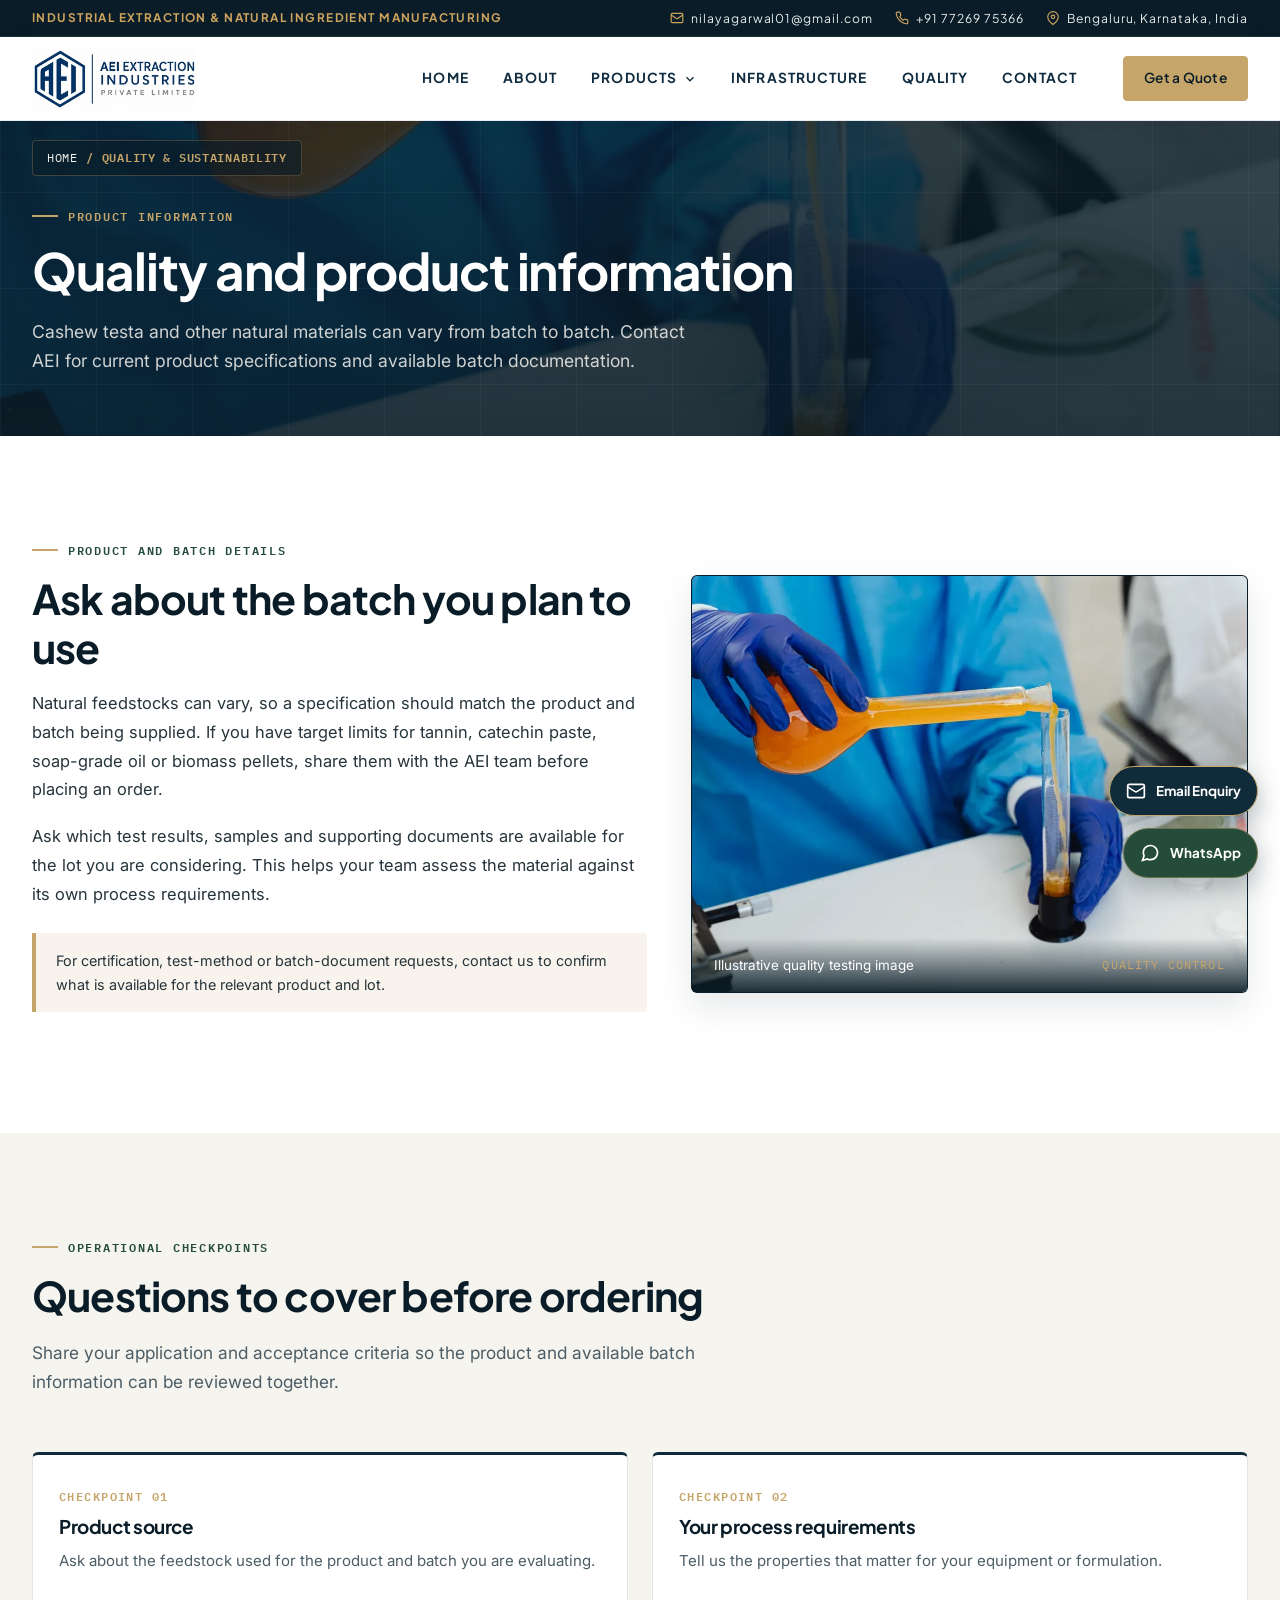
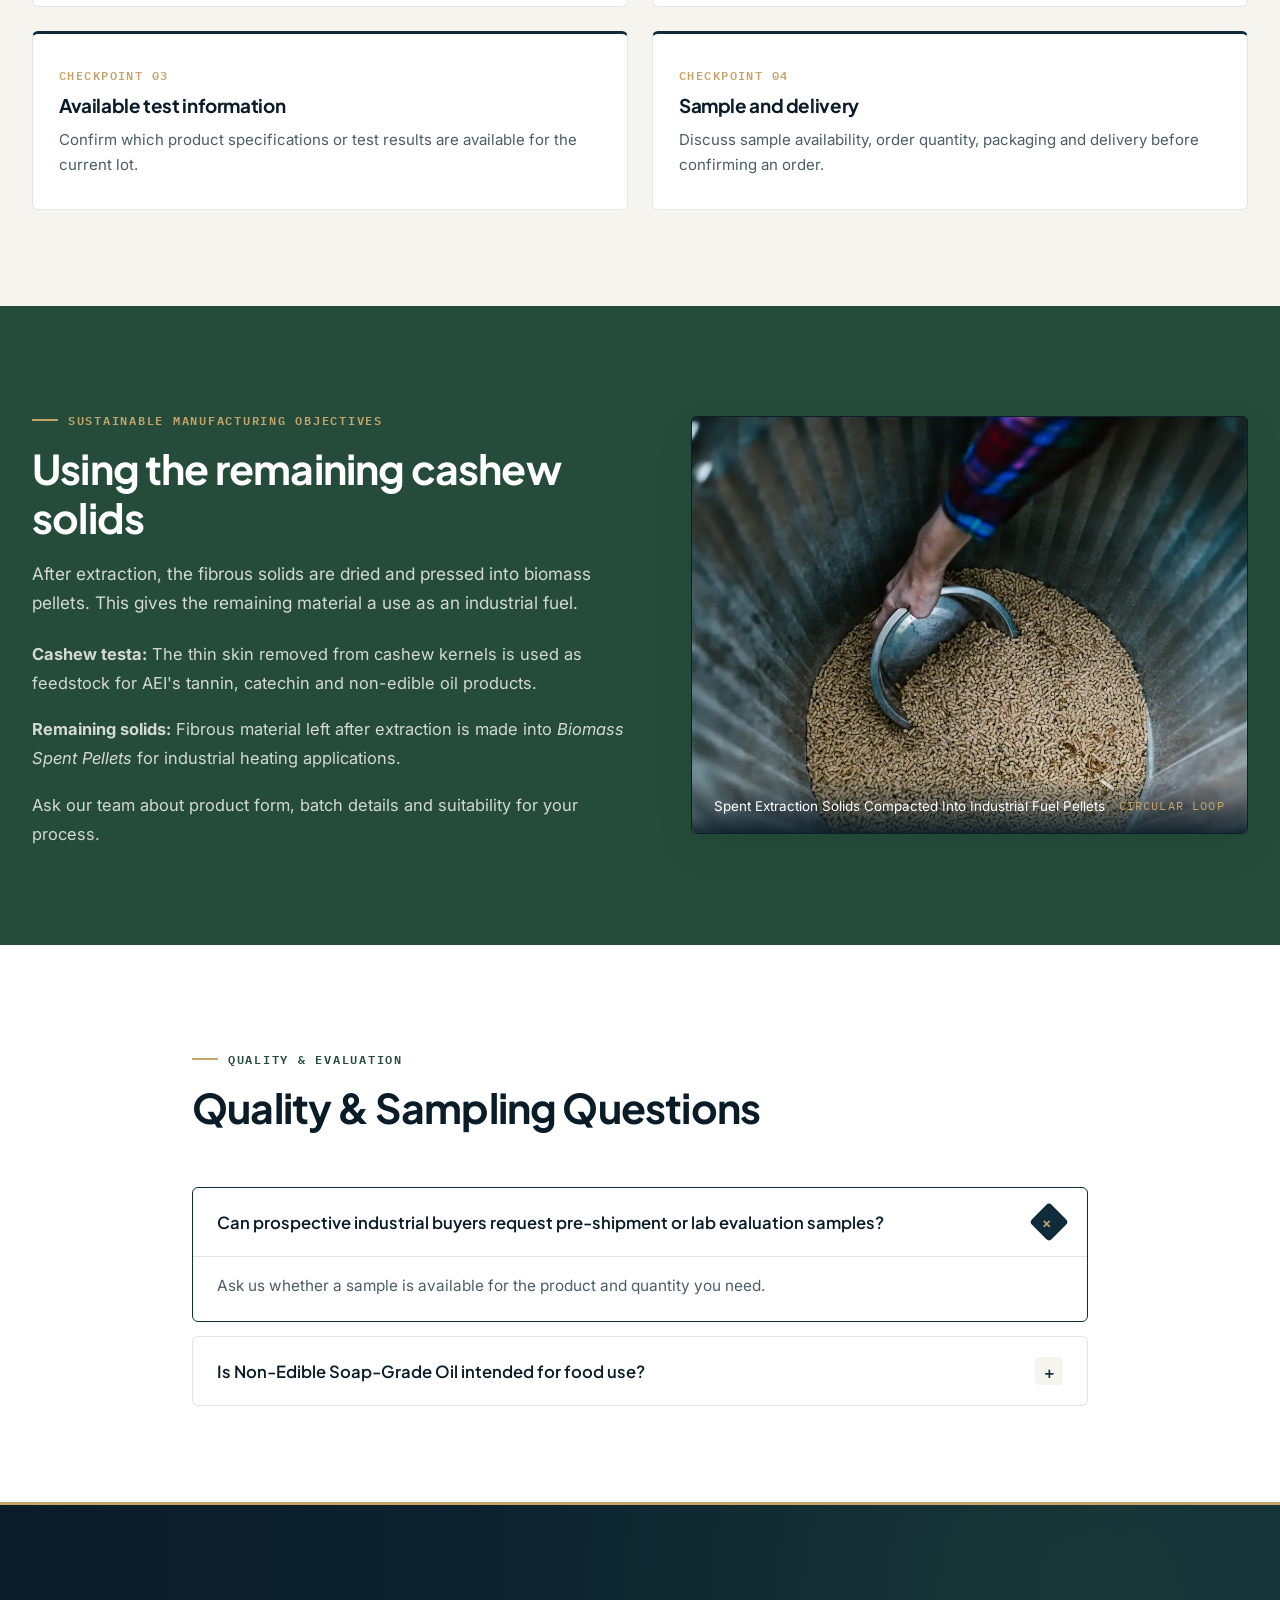
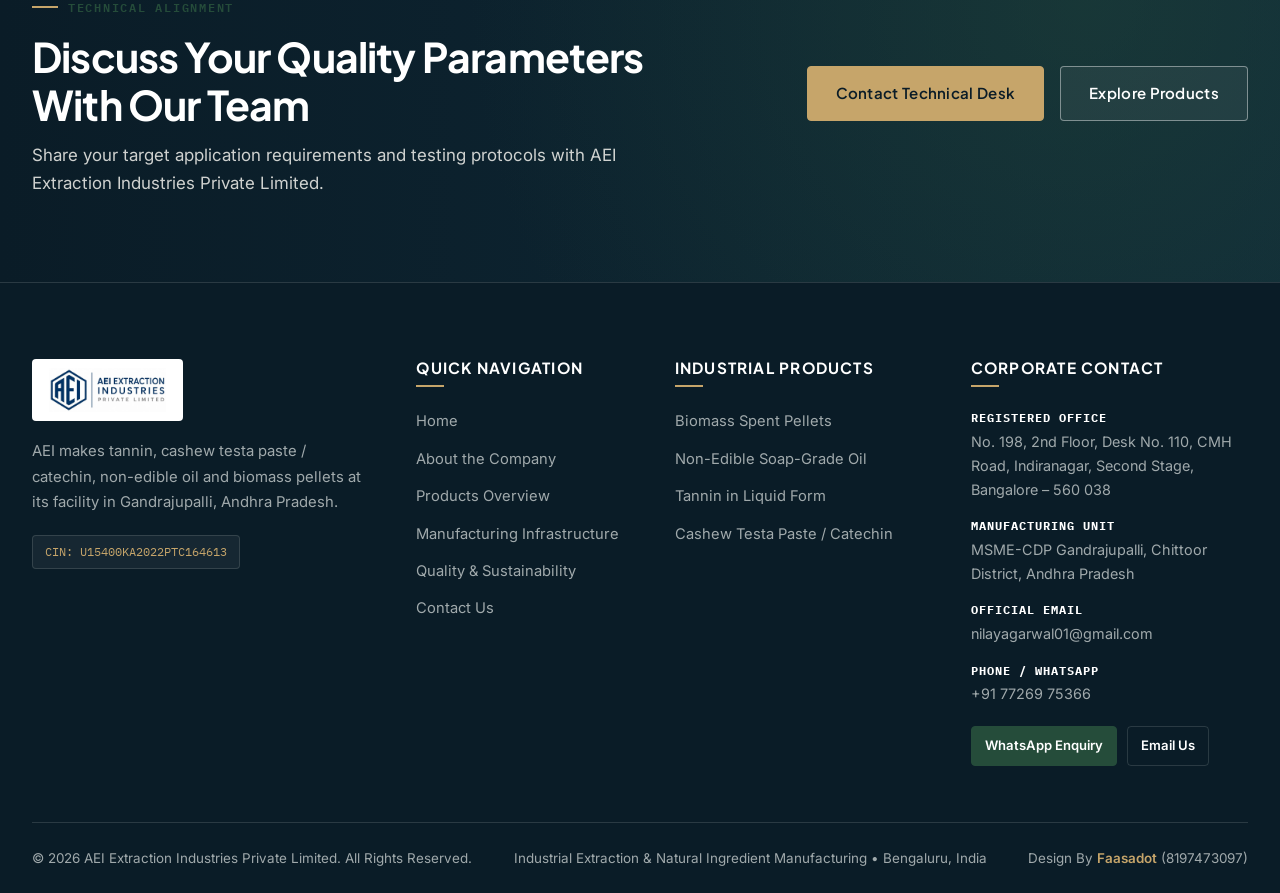
<file: quality/quality.html>
<!DOCTYPE html>
<html lang="en">
<head>
  <meta charset="UTF-8">
  <meta name="viewport" content="width=device-width, initial-scale=1.0">
  <link rel="preconnect" href="https://fonts.googleapis.com">
  <link rel="preconnect" href="https://fonts.gstatic.com" crossorigin>
  <link rel="stylesheet" href="https://fonts.googleapis.com/css2?family=IBM+Plex+Mono:wght@400;500;600&amp;family=Inter:wght@400;500;600;700&amp;family=Plus+Jakarta+Sans:wght@500;600;700;800&amp;display=swap">
  <title>Quality &amp; Sustainability | AEI Extraction Industries</title>
  <meta name="description" content="Learn how AEI processes cashew testa and turns remaining fibrous solids into biomass pellets. Contact us for test results and batch documents.">
  <meta name="robots" content="index, follow">
  <meta name="theme-color" content="#0A1C27">
  <link rel="canonical" href="https://aeiextractionindustries.com/quality/">

  <meta property="og:type" content="website">
  <meta property="og:site_name" content="AEI Extraction Industries Private Limited">
  <meta property="og:title" content="Quality &amp; Sustainability | AEI Extraction Industries">
  <meta property="og:description" content="Learn how AEI processes cashew testa and turns remaining fibrous solids into biomass pellets. Contact us for test results and batch documents.">
  <meta property="og:url" content="https://aeiextractionindustries.com/quality/">
  <meta property="og:image" content="https://images.pexels.com/photos/8540036/pexels-photo-8540036.jpeg?auto=compress&cs=tinysrgb&fit=crop&h=800&w=1200">
  <meta name="twitter:card" content="summary_large_image">
  <meta name="twitter:title" content="Quality &amp; Sustainability | AEI Extraction Industries">
  <meta name="twitter:description" content="Learn how AEI processes cashew testa and turns remaining fibrous solids into biomass pellets. Contact us for test results and batch documents.">
  <meta name="twitter:image" content="https://images.pexels.com/photos/8540036/pexels-photo-8540036.jpeg?auto=compress&amp;cs=tinysrgb&amp;fit=crop&amp;h=800&amp;w=1200">

  <script type="application/ld+json">
  {
    "@context": "https://schema.org",
    "@graph": [
      {
        "@type": "WebPage",
        "@id": "https://aeiextractionindustries.com/quality/#webpage",
        "url": "https://aeiextractionindustries.com/quality/",
        "name": "Quality & Sustainability | AEI Extraction Industries",
        "description": "Learn how AEI processes cashew testa and turns remaining fibrous solids into biomass pellets. Contact us for test results and batch documents.",
        "isPartOf": { "@id": "https://aeiextractionindustries.com/#website" },
        "about": { "@id": "https://aeiextractionindustries.com/#organization" },
        "breadcrumb": { "@id": "https://aeiextractionindustries.com/quality/#breadcrumb" },
        "inLanguage": "en"
      },
      {
        "@type": "BreadcrumbList",
        "@id": "https://aeiextractionindustries.com/quality/#breadcrumb",
        "itemListElement": [
          { "@type": "ListItem", "position": 1, "name": "Home", "item": "https://aeiextractionindustries.com/" },
          { "@type": "ListItem", "position": 2, "name": "Quality", "item": "https://aeiextractionindustries.com/quality/" }
        ]
      }
    ]
  }
  </script>

  <link rel="icon" type="image/svg+xml" href="../assets/logo/favicon.svg">
  <link rel="stylesheet" href="../css/style.css">
  <link rel="stylesheet" href="../css/responsive.css">
  <link rel="stylesheet" href="../css/animations.css">
</head>
<body>
  <a href="#main-content" class="skip-link">Skip to main content</a>

  <!-- Shared Corporate Header (With Topbar & Real Logo Badge) -->
  <header class="site-header" role="banner">
    <div class="header-topbar">
      <div class="container header-topbar-inner">
        <span class="header-topbar-tag">Industrial Extraction &amp; Natural Ingredient Manufacturing</span>
        <div class="header-topbar-contacts">
          <a href="mailto:nilayagarwal01@gmail.com" class="header-topbar-item" title="Official Email">
            <svg viewBox="0 0 24 24" fill="none" stroke="currentColor" stroke-width="2" aria-hidden="true"><rect x="2" y="4" width="20" height="16" rx="2"></rect><path d="m22 7-8.97 5.7a1.94 1.94 0 0 1-2.06 0L2 7"></path></svg>
            <span>nilayagarwal01@gmail.com</span>
          </a>
          <a href="https://wa.me/917726975366?text=Hello%20AEI%20Extraction%20Industries" target="_blank" rel="noopener noreferrer" class="header-topbar-item" title="Phone &amp; WhatsApp">
            <svg viewBox="0 0 24 24" fill="none" stroke="currentColor" stroke-width="2" aria-hidden="true"><path d="M22 16.92v3a2 2 0 0 1-2.18 2 19.79 19.79 0 0 1-8.63-3.07 19.5 19.5 0 0 1-6-6 19.79 19.79 0 0 1-3.07-8.67A2 2 0 0 1 4.11 2h3a2 2 0 0 1 2 1.72 12.84 12.84 0 0 0 .7 2.81 2 2 0 0 1-.45 2.11L8.09 9.91a16 16 0 0 0 6 6l1.27-1.27a2 2 0 0 1 2.11-.45 12.84 12.84 0 0 0 2.81.7A2 2 0 0 1 22 16.92z"></path></svg>
            <span>+91 77269 75366</span>
          </a>
          <span class="header-topbar-item" title="Corporate Location">
            <svg viewBox="0 0 24 24" fill="none" stroke="currentColor" stroke-width="2" aria-hidden="true"><path d="M21 10c0 7-9 13-9 13s-9-6-9-13a9 9 0 0 1 18 0z"></path><circle cx="12" cy="10" r="3"></circle></svg>
            <span>Bengaluru, Karnataka, India</span>
          </span>
        </div>
      </div>
    </div>

    <div class="header-nav-bar">
      <div class="container header-inner">
        <a href="/" class="brand-logo" aria-label="AEI Extraction Industries Private Limited — Home">
          <img src="../assets/logo/aei-logo.webp" alt="AEI Extraction Industries Private Limited" class="brand-logo-img" width="220" height="50">
        </a>

      <button type="button" class="mobile-nav-toggle" aria-label="Toggle navigation menu" aria-expanded="false" aria-controls="primary-navigation">
        <span class="hamburger-bars" aria-hidden="true">
          <span></span><span></span><span></span>
        </span>
      </button>

      <nav id="primary-navigation" class="primary-nav" aria-label="Primary Navigation">
        <ul class="nav-list">
          <li class="nav-item"><a href="/" class="nav-link">Home</a></li>
          <li class="nav-item"><a href="/about/" class="nav-link">About</a></li>
          <li class="nav-item nav-item--dropdown">
            <a href="/products/" class="nav-link dropdown-toggle-btn" aria-haspopup="true" aria-expanded="false">
              Products
              <svg class="dropdown-chevron" viewBox="0 0 24 24" fill="none" stroke="currentColor" stroke-width="2.2" aria-hidden="true">
                <polyline points="6 9 12 15 18 9"></polyline>
              </svg>
            </a>
            <div class="dropdown-menu" role="menu" aria-label="Industrial Products">
              <div class="dropdown-header">Industrial Extraction Portfolio</div>
              <a href="/products/biomass-pellets" class="dropdown-link" role="menuitem">
                <span>
                  <span class="dropdown-link-title">Biomass Spent Pellets</span>
                  <span class="dropdown-link-meta">Densified agro-industrial solid fuel</span>
                </span>
                <span class="dropdown-code">PRD-01</span>
              </a>
              <a href="/products/soap-grade-oil" class="dropdown-link" role="menuitem">
                <span>
                  <span class="dropdown-link-title">Non-Edible Soap-Grade Oil</span>
                  <span class="dropdown-link-meta">Industrial lipid &amp; saponification feedstock</span>
                </span>
                <span class="dropdown-code">PRD-02</span>
              </a>
              <a href="/products/tannin" class="dropdown-link" role="menuitem">
                <span>
                  <span class="dropdown-link-title">Tannin in Liquid Form</span>
                  <span class="dropdown-link-meta">Concentrated natural polyphenolic extract</span>
                </span>
                <span class="dropdown-code">PRD-03</span>
              </a>
              <a href="/products/cashew-catechin" class="dropdown-link" role="menuitem">
                <span>
                  <span class="dropdown-link-title">Cashew Testa Paste / Catechin</span>
                  <span class="dropdown-link-meta">Botanical catechin &amp; tannin-rich derivative</span>
                </span>
                <span class="dropdown-code">PRD-04</span>
              </a>
              <div class="dropdown-footer">
                <a href="/products/" class="dropdown-all-link">
                  <span>View Complete Products Overview</span>
                  <span aria-hidden="true">&rarr;</span>
                </a>
              </div>
            </div>
          </li>
          <li class="nav-item"><a href="/infrastructure/" class="nav-link">Infrastructure</a></li>
          <li class="nav-item"><a href="/quality/" class="nav-link">Quality</a></li>
          <li class="nav-item"><a href="/contact/" class="nav-link">Contact</a></li>
        </ul>
        <div class="header-cta">
          <a href="/contact/#quote-enquiry" class="btn btn--gold btn--sm">Get a Quote</a>
        </div>
      </nav>
    </div>
    <div class="mobile-backdrop" aria-hidden="true"></div>
  </header>

  <main id="main-content">
    <!-- Page Hero -->
    <section class="page-hero" aria-labelledby="page-title">
      <div class="hero-media">
        <img
          src="../assets/gallery/quality-control.webp"
          data-local-src="../assets/gallery/quality-control.webp"
          alt="Laboratory chemist pouring liquid extract sample into glass vial during quality evaluation"
          width="1200"
          height="800"
          fetchpriority="high"
          class="hero-animate-bg">
      </div>
      <div class="hero-overlay" aria-hidden="true"></div>
      <div class="hero-grid-lines" aria-hidden="true"></div>

      <div class="container page-hero-content">
        <nav class="breadcrumb hero-animate-1" aria-label="Breadcrumb">
          <ol class="breadcrumb-list">
            <li class="breadcrumb-item"><a href="/">Home</a></li>
            <li class="breadcrumb-item" aria-current="page">Quality &amp; Sustainability</li>
          </ol>
        </nav>
        <span class="eyebrow hero-animate-1">Product information</span>
        <h1 id="page-title" class="page-hero-title hero-animate-2">Quality and product information</h1>
        <p class="page-hero-lead hero-animate-3">
          Cashew testa and other natural materials can vary from batch to batch. Contact AEI for current product specifications and available batch documentation.
        </p>
      </div>
    </section>

    <!-- Quality Management Framework -->
    <section class="section section--white" aria-labelledby="qc-framework-heading">
      <div class="container">
        <div class="split-grid">
          <div data-reveal="fade-right">
            <span class="eyebrow">Product and batch details</span>
            <h2 id="qc-framework-heading" class="section-title">Ask about the batch you plan to use</h2>
            <div class="prose">
              <p>
                Natural feedstocks can vary, so a specification should match the product and batch being supplied. If you have target limits for tannin, catechin paste, soap-grade oil or biomass pellets, share them with the AEI team before placing an order.
              </p>
              <p>
                Ask which test results, samples and supporting documents are available for the lot you are considering. This helps your team assess the material against its own process requirements.
              </p>
            </div>

            <div class="placeholder-notice" style="margin-top: 24px;">
              <div>
                For certification, test-method or batch-document requests, contact us to confirm what is available for the relevant product and lot.
              </div>
            </div>
          </div>

          <div data-reveal="fade-left">
            <figure class="industrial-frame">
              <img
                src="../assets/gallery/quality-control.webp"
                data-local-src="../assets/gallery/quality-control.webp"
                alt="Analytical laboratory testing of amber botanical extract sample"
                width="1200"
                height="800"
                loading="lazy">
              <figcaption class="frame-caption">
                <span>Illustrative quality testing image</span>
                <span class="frame-caption-code">QUALITY CONTROL</span>
              </figcaption>
            </figure>
          </div>
        </div>
      </div>
    </section>

    <!-- 4 Quality Checkpoints -->
    <section class="section section--offwhite" aria-labelledby="checkpoints-heading">
      <div class="container">
        <div class="section-header" data-reveal="fade-up">
          <span class="eyebrow">Operational Checkpoints</span>
          <h2 id="checkpoints-heading" class="section-title">Questions to cover before ordering</h2>
          <p class="section-subtitle">
            Share your application and acceptance criteria so the product and available batch information can be reviewed together.
          </p>
        </div>

        <div class="features-grid">
          <article class="feature-card" data-reveal="fade-up" data-delay="1">
            <span class="feature-number">CHECKPOINT 01</span>
            <h3 class="feature-title">Product source</h3>
            <p class="feature-desc">Ask about the feedstock used for the product and batch you are evaluating.</p>
          </article>
          <article class="feature-card" data-reveal="fade-up" data-delay="2">
            <span class="feature-number">CHECKPOINT 02</span>
            <h3 class="feature-title">Your process requirements</h3>
            <p class="feature-desc">Tell us the properties that matter for your equipment or formulation.</p>
          </article>
          <article class="feature-card" data-reveal="fade-up" data-delay="3">
            <span class="feature-number">CHECKPOINT 03</span>
            <h3 class="feature-title">Available test information</h3>
            <p class="feature-desc">Confirm which product specifications or test results are available for the current lot.</p>
          </article>
          <article class="feature-card" data-reveal="fade-up" data-delay="4">
            <span class="feature-number">CHECKPOINT 04</span>
            <h3 class="feature-title">Sample and delivery</h3>
            <p class="feature-desc">Discuss sample availability, order quantity, packaging and delivery before confirming an order.</p>
          </article>
        </div>
      </div>
    </section>

    <!-- Circular Sustainability Model -->
    <section class="section section--forest" aria-labelledby="sustainability-heading">
      <div class="container">
        <div class="split-grid">
          <div data-reveal="fade-right">
            <span class="eyebrow">Sustainable Manufacturing Objectives</span>
            <h2 id="sustainability-heading" class="section-title">Using the remaining cashew solids</h2>
            <p class="section-subtitle" style="margin-bottom: 22px;">
              After extraction, the fibrous solids are dried and pressed into biomass pellets. This gives the remaining material a use as an industrial fuel.
            </p>
            <div class="prose" style="color: var(--text-on-dark);">
              <p style="color: var(--text-on-dark);">
                <strong>Cashew testa:</strong> The thin skin removed from cashew kernels is used as feedstock for AEI's tannin, catechin and non-edible oil products.
              </p>
              <p style="color: var(--text-on-dark);">
                <strong>Remaining solids:</strong> Fibrous material left after extraction is made into <em>Biomass Spent Pellets</em> for industrial heating applications.
              </p>
              <p style="color: var(--text-on-dark);">
                Ask our team about product form, batch details and suitability for your process.
              </p>
            </div>
          </div>

          <div data-reveal="fade-left">
            <figure class="industrial-frame">
              <img
                src="../assets/gallery/biomass-pellets.webp"
                data-local-src="../assets/gallery/biomass-pellets.webp"
                alt="Densified biomass spent pellets representing circular waste-to-fuel manufacturing"
                width="1200"
                height="800"
                loading="lazy">
              <figcaption class="frame-caption">
                <span>Spent Extraction Solids Compacted Into Industrial Fuel Pellets</span>
                <span class="frame-caption-code">CIRCULAR LOOP</span>
              </figcaption>
            </figure>
          </div>
        </div>
      </div>
    </section>

    <!-- Quality FAQ -->
    <section class="section section--white" aria-labelledby="q-faq-heading">
      <div class="container container--narrow">
        <div class="section-header" data-reveal="fade-up">
          <span class="eyebrow">Quality &amp; Evaluation</span>
          <h2 id="q-faq-heading" class="section-title">Quality &amp; Sampling Questions</h2>
        </div>

        <div class="faq-list" data-reveal="fade-up">
          <div class="faq-item is-open">
            <button type="button" class="faq-trigger" aria-expanded="true">
              <span>Can prospective industrial buyers request pre-shipment or lab evaluation samples?</span>
              <span class="faq-icon" aria-hidden="true">+</span>
            </button>
            <div class="faq-panel">
              <div class="faq-panel-inner">
                Ask us whether a sample is available for the product and quantity you need.
              </div>
            </div>
          </div>

          <div class="faq-item">
            <button type="button" class="faq-trigger" aria-expanded="false">
              <span>Is Non-Edible Soap-Grade Oil intended for food use?</span>
              <span class="faq-icon" aria-hidden="true">+</span>
            </button>
            <div class="faq-panel">
              <div class="faq-panel-inner">
                No. It is sold as a non-edible industrial product. It is not food grade.
              </div>
            </div>
          </div>
        </div>
      </div>
    </section>

    <!-- CTA Banner -->
    <section class="cta-banner" aria-labelledby="quality-cta-heading">
      <div class="container cta-banner-inner">
        <div class="cta-banner-copy">
          <span class="eyebrow">Technical Alignment</span>
          <h2 id="quality-cta-heading" class="cta-banner-title">Discuss Your Quality Parameters With Our Team</h2>
          <p class="cta-banner-text">Share your target application requirements and testing protocols with AEI Extraction Industries Private Limited.</p>
        </div>
        <div class="btn-group">
          <a href="/contact/#quote-enquiry" class="btn btn--gold">Contact Technical Desk</a>
          <a href="/products/" class="btn btn--outline-light">Explore Products</a>
        </div>
      </div>
    </section>
  </main>

  <!-- Shared Corporate Footer -->
  <footer class="site-footer" role="contentinfo">
    <div class="container">
      <div class="footer-grid">
        <div>
          <a href="/" class="brand-logo-box brand-logo-box--footer" aria-label="AEI Extraction Industries Private Limited">
            <img src="../assets/logo/aei-logo.webp" alt="AEI Extraction Industries Private Limited" class="brand-logo-img" width="220" height="44">
          </a>
          <p class="footer-brand-desc">
            AEI makes tannin, cashew testa paste / catechin, non-edible oil and biomass pellets at its facility in Gandrajupalli, Andhra Pradesh.
          </p>
          <div class="footer-location-badge"><span>CIN: U15400KA2022PTC164613</span></div>
        </div>
        <div>
          <h3 class="footer-heading">Quick Navigation</h3>
          <ul class="footer-links">
            <li><a href="/">Home</a></li>
            <li><a href="/about/">About the Company</a></li>
            <li><a href="/products/">Products Overview</a></li>
            <li><a href="/infrastructure/">Manufacturing Infrastructure</a></li>
            <li><a href="/quality/">Quality &amp; Sustainability</a></li>
            <li><a href="/contact/">Contact Us</a></li>
          </ul>
        </div>
        <div>
          <h3 class="footer-heading">Industrial Products</h3>
          <ul class="footer-links">
            <li><a href="/products/biomass-pellets">Biomass Spent Pellets</a></li>
            <li><a href="/products/soap-grade-oil">Non-Edible Soap-Grade Oil</a></li>
            <li><a href="/products/tannin">Tannin in Liquid Form</a></li>
            <li><a href="/products/cashew-catechin">Cashew Testa Paste / Catechin</a></li>
          </ul>
        </div>
        <div>
          <h3 class="footer-heading">Corporate Contact</h3>
          <ul class="footer-contact-list">
            <li>
              <strong>Registered Office</strong>
              No. 198, 2nd Floor, Desk No. 110, CMH Road, Indiranagar, Second Stage, Bangalore &ndash; 560 038
            </li>
            <li>
              <strong>Manufacturing Unit</strong>
              MSME-CDP Gandrajupalli, Chittoor District, Andhra Pradesh
            </li>
            <li>
              <strong>Official Email</strong>
              <a href="mailto:nilayagarwal01@gmail.com?subject=Quality%20Enquiry%20-%20AEI%20Extraction%20Industries">nilayagarwal01@gmail.com</a>
            </li>
            <li>
              <strong>Phone / WhatsApp</strong>
              <a href="https://wa.me/917726975366?text=Hello%20AEI%20Extraction%20Industries" target="_blank" rel="noopener noreferrer">+91 77269 75366</a>
            </li>
          </ul>
          <div class="footer-direct-channels">
            <a href="https://wa.me/917726975366?text=Hello%20AEI%20Extraction%20Industries" target="_blank" rel="noopener noreferrer" class="footer-channel-link footer-channel-link--wa">WhatsApp Enquiry</a>
            <a href="mailto:nilayagarwal01@gmail.com?subject=Quality%20Enquiry%20-%20AEI%20Extraction%20Industries" class="footer-channel-link footer-channel-link--mail">Email Us</a>
          </div>
        </div>
      </div>
      <div class="footer-bottom">
        <p>&copy; <span data-current-year>2026</span> AEI Extraction Industries Private Limited. All Rights Reserved.</p>
        <p>Industrial Extraction &amp; Natural Ingredient Manufacturing &bull; Bengaluru, India</p>
        <p class="footer-credit">Design By <a href="tel:8197473097">Faasadot</a> (8197473097)</p>
      </div>
    </div>
  </footer>

  <div class="floating-actions" aria-label="Direct Contact Shortcuts">
    <button type="button" class="back-to-top" aria-label="Scroll back to top">
      <svg width="18" height="18" viewBox="0 0 24 24" fill="none" stroke="currentColor" stroke-width="2.4" aria-hidden="true">
        <polyline points="18 15 12 9 6 15"></polyline>
      </svg>
    </button>
    <a href="mailto:nilayagarwal01@gmail.com?subject=Quality%20%26%20Technical%20Enquiry%20-%20AEI%20Extraction%20Industries" class="float-btn float-btn--email" aria-label="Send an email enquiry">
      <svg viewBox="0 0 24 24" fill="none" stroke="currentColor" stroke-width="2" aria-hidden="true">
        <rect x="2" y="4" width="20" height="16" rx="2"></rect>
        <path d="m22 7-8.97 5.7a1.94 1.94 0 0 1-2.06 0L2 7"></path>
      </svg>
      <span class="float-btn-label">Email Enquiry</span>
    </a>
    <a href="https://wa.me/917726975366?text=Hello%20AEI%20Extraction%20Industries" target="_blank" rel="noopener noreferrer" class="float-btn float-btn--whatsapp" aria-label="Chat on WhatsApp">
      <svg viewBox="0 0 24 24" fill="none" stroke="currentColor" stroke-width="2" aria-hidden="true">
        <path d="M21 11.5a8.38 8.38 0 0 1-.9 3.8 8.5 8.5 0 0 1-7.6 4.7 8.38 8.38 0 0 1-3.8-.9L3 21l1.9-5.7a8.38 8.38 0 0 1-.9-3.8 8.5 8.5 0 0 1 4.7-7.6 8.38 8.38 0 0 1 3.8-.9h.5a8.48 8.48 0 0 1 8 8v.5z"></path>
      </svg>
      <span class="float-btn-label">WhatsApp</span>
    </a>
  </div>

  <script src="../js/navigation.js"></script>
  <script src="../js/main.js"></script>
</body>
</html>
</file>
<file: css/style.css>
/* ==========================================================================
   AEI EXTRACTION INDUSTRIES PRIVATE LIMITED
   Core Corporate Stylesheet — css/style.css
   Pure CSS3 | International Industrial B2B Design System
   ========================================================================== */

:root {
  /* Strict Brand Color Palette */
  --primary-navy: #102C3A;
  --deep-navy: #0A1C27;
  --forest-green: #254C3A;
  --premium-gold: #C6A56A;
  --off-white: #F5F4EF;
  --light-grey: #E8ECEB;
  --text-dark: #26343B;
  --white: #FFFFFF;

  /* Functional Derived Tokens (Strictly within Palette Tones) */
  --gold-light: #D5B984;
  --gold-muted: rgba(198, 165, 106, 0.22);
  --gold-subtle: rgba(198, 165, 106, 0.12);
  --navy-overlay-strong: rgba(10, 28, 39, 0.84);
  --navy-overlay-medium: rgba(10, 28, 39, 0.68);
  --forest-subtle: rgba(37, 76, 58, 0.10);
  --text-muted: #4C5D66;
  --text-on-dark: rgba(245, 244, 239, 0.84);
  --text-on-dark-muted: rgba(232, 236, 235, 0.68);
  --border-light: rgba(16, 44, 58, 0.12);
  --border-medium: rgba(16, 44, 58, 0.20);
  --border-dark: rgba(232, 236, 235, 0.14);

  /* Typography */
  --font-heading: 'Plus Jakarta Sans', -apple-system, BlinkMacSystemFont, 'Segoe UI', sans-serif;
  --font-body: 'Inter', -apple-system, BlinkMacSystemFont, 'Segoe UI', sans-serif;
  --font-mono: 'IBM Plex Mono', 'SFMono-Regular', Consolas, monospace;

  /* Spacing & Layout */
  --container-max: 1280px;
  --container-narrow: 960px;
  --header-height: 84px;
  --section-py: 96px;
  --radius-sm: 4px;
  --radius-md: 6px;
  --radius-lg: 8px;

  /* Shadows */
  --shadow-sm: 0 4px 14px rgba(10, 28, 39, 0.06);
  --shadow-md: 0 14px 34px rgba(10, 28, 39, 0.10);
  --shadow-lg: 0 24px 52px rgba(10, 28, 39, 0.18);
  --transition-fast: 0.22s cubic-bezier(0.25, 0.8, 0.25, 1);
  --transition-smooth: 0.38s cubic-bezier(0.22, 1, 0.36, 1);
}

/* Reset & Base */
*, *::before, *::after {
  box-sizing: border-box;
  margin: 0;
  padding: 0;
}

html {
  font-size: 16px;
  scroll-behavior: smooth;
  scroll-padding-top: calc(var(--header-height) + 16px);
  overflow-x: hidden;
  -webkit-text-size-adjust: 100%;
}

body {
  font-family: var(--font-body);
  font-size: 1rem;
  line-height: 1.65;
  color: var(--text-dark);
  background-color: var(--off-white);
  overflow-x: hidden;
  -webkit-font-smoothing: antialiased;
  -moz-osx-font-smoothing: grayscale;
}

body.nav-open,
body.lightbox-open {
  overflow: hidden;
}

img {
  max-width: 100%;
  height: auto;
  display: block;
}

a {
  color: inherit;
  text-decoration: none;
  transition: color var(--transition-fast), background-color var(--transition-fast), border-color var(--transition-fast), transform var(--transition-fast);
}

ul, ol {
  list-style: none;
}

button, input, select, textarea {
  font-family: inherit;
  font-size: inherit;
  color: inherit;
}

button {
  cursor: pointer;
  border: none;
  background: none;
}

:focus-visible {
  outline: 2px solid var(--premium-gold);
  outline-offset: 3px;
}

/* Skip Link for Accessibility */
.skip-link {
  position: fixed;
  top: -100px;
  left: 16px;
  z-index: 9999;
  background-color: var(--premium-gold);
  color: var(--deep-navy);
  font-weight: 700;
  padding: 10px 18px;
  border-radius: var(--radius-sm);
}

.skip-link:focus {
  top: 16px;
}

/* Layout Containers */
.container {
  width: 100%;
  max-width: var(--container-max);
  margin: 0 auto;
  padding: 0 32px;
}

.container--narrow {
  max-width: var(--container-narrow);
}

.section {
  padding: var(--section-py) 0;
  position: relative;
}

.section--white {
  background-color: var(--white);
}

.section--offwhite {
  background-color: var(--off-white);
}

.section--lightgrey {
  background-color: var(--light-grey);
}

.section--navy {
  background-color: var(--primary-navy);
  color: var(--white);
}

.section--deepnavy {
  background-color: var(--deep-navy);
  color: var(--white);
}

.section--forest {
  background-color: var(--forest-green);
  color: var(--white);
}

/* Typography Hierarchy */
h1, h2, h3, h4, h5, h6 {
  font-family: var(--font-heading);
  color: var(--deep-navy);
  line-height: 1.18;
  letter-spacing: -0.02em;
  font-weight: 700;
}

.section--navy h1, .section--navy h2, .section--navy h3, .section--navy h4,
.section--deepnavy h1, .section--deepnavy h2, .section--deepnavy h3, .section--deepnavy h4,
.section--forest h1, .section--forest h2, .section--forest h3, .section--forest h4 {
  color: var(--white);
}

.eyebrow {
  display: inline-flex;
  align-items: center;
  gap: 10px;
  font-family: var(--font-mono);
  font-size: 0.78rem;
  font-weight: 600;
  text-transform: uppercase;
  letter-spacing: 0.14em;
  color: var(--forest-green);
  margin-bottom: 14px;
}

.eyebrow::before {
  content: '';
  display: inline-block;
  width: 26px;
  height: 2px;
  background-color: var(--premium-gold);
}

.section--navy .eyebrow,
.section--deepnavy .eyebrow,
.section--forest .eyebrow,
.hero .eyebrow,
.page-hero .eyebrow {
  color: var(--premium-gold);
}

.section-title {
  font-size: clamp(1.95rem, 3.2vw, 2.75rem);
  margin-bottom: 18px;
}

.section-subtitle {
  font-size: 1.08rem;
  color: var(--text-muted);
  max-width: 680px;
  line-height: 1.7;
}

.section--navy .section-subtitle,
.section--deepnavy .section-subtitle,
.section--forest .section-subtitle {
  color: var(--text-on-dark);
}

.section-header {
  margin-bottom: 56px;
}

.section-header--split {
  display: flex;
  align-items: flex-end;
  justify-content: space-between;
  gap: 32px;
  margin-bottom: 56px;
  padding-bottom: 28px;
  border-bottom: 1px solid var(--border-light);
}

.section--navy .section-header--split,
.section--deepnavy .section-header--split {
  border-bottom-color: var(--border-dark);
}

/* Buttons */
.btn-group {
  display: flex;
  flex-wrap: wrap;
  align-items: center;
  gap: 16px;
}

.btn {
  display: inline-flex;
  align-items: center;
  justify-content: center;
  gap: 10px;
  padding: 14px 28px;
  font-family: var(--font-heading);
  font-size: 0.94rem;
  font-weight: 600;
  letter-spacing: 0.02em;
  border-radius: var(--radius-sm);
  border: 1.5px solid transparent;
  transition: all var(--transition-fast);
  white-space: nowrap;
}

.btn svg {
  width: 17px;
  height: 17px;
  flex-shrink: 0;
  transition: transform var(--transition-fast);
}

.btn:hover svg {
  transform: translateX(3px);
}

.btn--gold {
  background-color: var(--premium-gold);
  color: var(--deep-navy);
  border-color: var(--premium-gold);
}

.btn--gold:hover {
  background-color: var(--gold-light);
  border-color: var(--gold-light);
  transform: translateY(-1px);
  box-shadow: 0 8px 22px rgba(198, 165, 106, 0.28);
}

.btn--navy {
  background-color: var(--primary-navy);
  color: var(--white);
  border-color: var(--primary-navy);
}

.btn--navy:hover {
  background-color: var(--deep-navy);
  border-color: var(--deep-navy);
  transform: translateY(-1px);
}

.btn--forest {
  background-color: var(--forest-green);
  color: var(--white);
  border-color: var(--forest-green);
}

.btn--forest:hover {
  background-color: #1c3b2d;
  border-color: #1c3b2d;
  transform: translateY(-1px);
}

.btn--outline-light {
  background-color: rgba(255, 255, 255, 0.06);
  color: var(--white);
  border-color: rgba(255, 255, 255, 0.42);
}

.btn--outline-light:hover {
  background-color: var(--white);
  color: var(--deep-navy);
  border-color: var(--white);
}

.btn--outline-navy {
  background-color: transparent;
  color: var(--primary-navy);
  border-color: var(--primary-navy);
}

.btn--outline-navy:hover {
  background-color: var(--primary-navy);
  color: var(--white);
}

.btn--sm {
  padding: 10px 20px;
  font-size: 0.86rem;
}

/* ==========================================================================
   HEADER & NAVIGATION
   - Dark Navy Topbar with verified contact details
   - Pure White (#FFFFFF) Main Navigation Bar
   - Logo seamlessly integrated without any box/card/border
   - Dark Navy (#102C40) Navigation links
   - Gold (#CDA45E) Hover & Active States
   - Gold (#CDA45E) 'Get a Quote' Button with Dark Navy text
   ========================================================================== */
.site-header {
  position: fixed;
  top: 0;
  left: 0;
  width: 100%;
  z-index: 1000;
  background: transparent;
  transition: box-shadow var(--transition-smooth);
}

/* Top Information Bar (Dark Navy #0A1C27) */
.header-topbar {
  background-color: #0A1C27;
  border-bottom: 1px solid rgba(255, 255, 255, 0.08);
  font-family: var(--font-heading);
  font-size: 0.76rem;
  letter-spacing: 0.08em;
  padding: 8px 0;
  color: var(--text-on-dark-muted);
  transition: max-height 0.3s ease, opacity 0.3s ease, padding 0.3s ease;
}

.header-topbar-inner {
  display: flex;
  align-items: center;
  justify-content: space-between;
  gap: 16px;
}

.header-topbar-tag {
  font-weight: 700;
  color: #CDA45E;
  text-transform: uppercase;
  letter-spacing: 0.12em;
  font-size: 0.74rem;
}

.header-topbar-contacts {
  display: flex;
  align-items: center;
  gap: 22px;
}

.header-topbar-item {
  display: inline-flex;
  align-items: center;
  gap: 7px;
  color: #E8ECEB;
  transition: color var(--transition-fast);
}

.header-topbar-item svg {
  width: 14px;
  height: 14px;
  color: #CDA45E;
  flex-shrink: 0;
}

.header-topbar-item:hover {
  color: #CDA45E;
}

/* Main Navigation Bar - PURE WHITE (#FFFFFF) BACKGROUND */
.header-nav-bar {
  height: var(--header-height);
  background-color: #FFFFFF;
  border-bottom: 1px solid rgba(16, 44, 64, 0.09);
  box-shadow: 0 4px 20px rgba(10, 28, 39, 0.06);
  display: flex;
  align-items: center;
  transition: height var(--transition-smooth), box-shadow var(--transition-smooth);
}

.site-header.is-scrolled .header-nav-bar {
  height: 72px;
  box-shadow: 0 8px 28px rgba(10, 28, 39, 0.12);
  border-bottom-color: rgba(205, 164, 94, 0.28);
}

.header-inner {
  display: flex;
  align-items: center;
  justify-content: space-between;
  width: 100%;
  gap: 28px;
}

/* Brand Logo - Seamless on Pure White Background (No card, box, or border) */
.brand-logo {
  display: inline-flex;
  align-items: center;
  gap: 12px;
  flex-shrink: 0;
  min-width: 0;
  background: transparent;
  border: none;
  padding: 0;
  box-shadow: none;
  border-radius: 0;
}

.brand-logo-img {
  height: 62px;
  width: auto;
  max-width: 220px;
  display: block;
  object-fit: contain;
  object-position: left center;
  transition: transform var(--transition-fast);
}

.brand-logo:hover .brand-logo-img {
  transform: translateY(-1px);
}

/* Footer White Logo Box Variant */
.brand-logo-box--footer {
  padding: 8px 16px;
  background-color: var(--white);
  border-radius: var(--radius-sm);
  display: inline-flex;
  border: 1px solid rgba(255, 255, 255, 0.2);
}

.brand-logo-box--footer .brand-logo-img {
  height: 44px;
  width: auto;
  max-width: 220px;
}

.brand-mark {
  width: 44px;
  height: 44px;
  display: inline-flex;
  align-items: center;
  justify-content: center;
}

.brand-text {
  display: flex;
  flex-direction: column;
}

.brand-name {
  font-family: var(--font-heading);
  font-size: 1.02rem;
  font-weight: 700;
  letter-spacing: 0.05em;
  color: var(--white);
  line-height: 1.15;
  text-transform: uppercase;
}

.brand-sub {
  font-family: var(--font-mono);
  font-size: 0.66rem;
  letter-spacing: 0.15em;
  color: var(--premium-gold);
  text-transform: uppercase;
  margin-top: 2px;
}

/* Primary Navigation */
.primary-nav {
  display: flex;
  align-items: center;
  gap: 32px;
}

.nav-list {
  display: flex;
  align-items: center;
  gap: 6px;
}

.nav-item {
  position: relative;
}

.nav-link {
  display: inline-flex;
  align-items: center;
  gap: 6px;
  padding: 10px 14px;
  font-family: var(--font-heading);
  font-size: 0.86rem;
  font-weight: 700;
  text-transform: uppercase;
  letter-spacing: 0.08em;
  color: #102C40;
  border-radius: var(--radius-sm);
  position: relative;
  transition: color var(--transition-fast);
}

.nav-link::after {
  content: '';
  position: absolute;
  bottom: 2px;
  left: 14px;
  right: 14px;
  height: 2.5px;
  background-color: #CDA45E;
  transform: scaleX(0);
  transform-origin: center;
  transition: transform var(--transition-fast);
}

.nav-link:hover,
.nav-link.is-active {
  color: #CDA45E;
}

.nav-link:hover::after,
.nav-link.is-active::after {
  transform: scaleX(1);
}

.dropdown-chevron {
  width: 14px;
  height: 14px;
  color: #102C40;
  transition: transform var(--transition-fast), color var(--transition-fast);
}

.nav-link:hover .dropdown-chevron,
.nav-link.is-active .dropdown-chevron,
.nav-item--dropdown:hover .dropdown-chevron,
.nav-item--dropdown.is-open .dropdown-chevron {
  color: #CDA45E;
  transform: rotate(180deg);
}

/* Products Dropdown Menu */
.dropdown-menu {
  position: absolute;
  top: calc(100% + 8px);
  left: 0;
  width: 350px;
  background-color: #FFFFFF;
  border: 1px solid rgba(16, 44, 64, 0.12);
  border-top: 3px solid #CDA45E;
  border-radius: 0 0 var(--radius-md) var(--radius-md);
  box-shadow: 0 16px 38px rgba(10, 28, 39, 0.14);
  padding: 10px;
  opacity: 0;
  visibility: hidden;
  transform: translateY(10px);
  transition: opacity var(--transition-fast), transform var(--transition-fast), visibility var(--transition-fast);
  z-index: 1010;
}

.dropdown-menu::before {
  content: '';
  position: absolute;
  top: -14px;
  left: 0;
  width: 100%;
  height: 14px;
}

.nav-item--dropdown:hover .dropdown-menu,
.nav-item--dropdown.is-open .dropdown-menu {
  opacity: 1;
  visibility: visible;
  transform: translateY(0);
}

.dropdown-header {
  padding: 8px 12px 10px;
  border-bottom: 1px solid rgba(16, 44, 64, 0.08);
  margin-bottom: 6px;
  font-family: var(--font-mono);
  font-size: 0.72rem;
  letter-spacing: 0.14em;
  text-transform: uppercase;
  color: #102C40;
  font-weight: 700;
}

.dropdown-link {
  display: flex;
  align-items: flex-start;
  justify-content: space-between;
  gap: 12px;
  padding: 11px 12px;
  border-radius: var(--radius-sm);
  color: #102C40;
  transition: background-color var(--transition-fast), color var(--transition-fast);
}

.dropdown-link:hover,
.dropdown-link.is-active {
  background-color: rgba(205, 164, 94, 0.14);
  color: #102C40;
}

.dropdown-link-title {
  font-family: var(--font-heading);
  font-size: 0.9rem;
  font-weight: 700;
  color: #102C40;
  display: block;
}

.dropdown-link-meta {
  font-size: 0.76rem;
  color: #4C5D66;
  display: block;
  margin-top: 2px;
}

.dropdown-code {
  font-family: var(--font-mono);
  font-size: 0.68rem;
  color: #102C40;
  background: rgba(16, 44, 64, 0.08);
  padding: 2px 6px;
  border-radius: 3px;
  flex-shrink: 0;
  font-weight: 600;
}

.dropdown-footer {
  margin-top: 6px;
  padding-top: 8px;
  border-top: 1px solid rgba(16, 44, 64, 0.08);
}

.dropdown-all-link {
  display: flex;
  align-items: center;
  justify-content: space-between;
  padding: 9px 12px;
  font-family: var(--font-heading);
  font-size: 0.84rem;
  font-weight: 700;
  color: #102C40;
  border-radius: var(--radius-sm);
}

.dropdown-all-link:hover {
  background-color: rgba(205, 164, 94, 0.12);
  color: #CDA45E;
}

.header-cta {
  flex-shrink: 0;
}

/* Mobile Toggle Button */
.mobile-nav-toggle {
  display: none;
  width: 44px;
  height: 44px;
  align-items: center;
  justify-content: center;
  border: 1.5px solid rgba(16, 44, 64, 0.22);
  border-radius: var(--radius-sm);
  color: #102C40;
  background: transparent;
}

.hamburger-bars {
  width: 22px;
  height: 16px;
  position: relative;
  display: flex;
  flex-direction: column;
  justify-content: space-between;
}

.hamburger-bars span {
  display: block;
  width: 100%;
  height: 2px;
  background-color: #102C40;
  border-radius: 2px;
  transition: transform var(--transition-fast), opacity var(--transition-fast);
}

.mobile-nav-toggle[aria-expanded="true"] .hamburger-bars span:nth-child(1) {
  transform: translateY(7px) rotate(45deg);
}

.mobile-nav-toggle[aria-expanded="true"] .hamburger-bars span:nth-child(2) {
  opacity: 0;
}

.mobile-nav-toggle[aria-expanded="true"] .hamburger-bars span:nth-child(3) {
  transform: translateY(-7px) rotate(-45deg);
}

.mobile-backdrop {
  display: none;
}

/* ==========================================================================
   HERO BANNER (HOMEPAGE & SUBPAGE HEROES)
   ========================================================================== */
.hero {
  position: relative;
  min-height: 92vh;
  display: flex;
  align-items: center;
  padding: calc(var(--header-height) + 64px) 0 88px;
  background-color: var(--deep-navy);
  overflow: hidden;
  color: var(--white);
}

.hero-media {
  position: absolute;
  inset: 0;
  z-index: 1;
}

.hero-media img {
  width: 100%;
  height: 100%;
  object-fit: cover;
  object-position: center;
}

.hero-overlay {
  position: absolute;
  inset: 0;
  z-index: 2;
  background: linear-gradient(
    102deg,
    rgba(10, 28, 39, 0.92) 0%,
    rgba(10, 28, 39, 0.80) 52%,
    rgba(16, 44, 58, 0.56) 100%
  );
}

.hero-grid-lines {
  position: absolute;
  inset: 0;
  z-index: 2;
  background-image:
    linear-gradient(to right, rgba(255, 255, 255, 0.035) 1px, transparent 1px),
    linear-gradient(to bottom, rgba(255, 255, 255, 0.035) 1px, transparent 1px);
  background-size: 96px 96px;
  pointer-events: none;
}

.hero-content {
  position: relative;
  z-index: 3;
  max-width: 780px;
}

.hero-title {
  font-size: clamp(2.45rem, 4.8vw, 4.1rem);
  font-weight: 800;
  color: var(--white);
  line-height: 1.1;
  margin-bottom: 24px;
  letter-spacing: -0.025em;
}

.hero-title span {
  color: var(--premium-gold);
}

.hero-description {
  font-size: clamp(1.05rem, 1.5vw, 1.22rem);
  color: var(--text-on-dark);
  max-width: 640px;
  line-height: 1.72;
  margin-bottom: 36px;
}

.hero-pillars {
  margin-top: 56px;
  padding-top: 28px;
  border-top: 1px solid rgba(255, 255, 255, 0.16);
  display: grid;
  grid-template-columns: repeat(3, 1fr);
  gap: 28px;
}

.hero-pillar-label {
  font-family: var(--font-mono);
  font-size: 0.72rem;
  color: var(--premium-gold);
  letter-spacing: 0.12em;
  text-transform: uppercase;
  margin-bottom: 5px;
}

.hero-pillar-text {
  font-family: var(--font-heading);
  font-size: 0.96rem;
  font-weight: 600;
  color: var(--white);
}

/* Subpage Hero Banner & Breadcrumbs */
.page-hero {
  position: relative;
  min-height: 430px;
  display: flex;
  align-items: flex-end;
  padding: calc(var(--header-height) + 56px) 0 60px;
  background-color: var(--deep-navy);
  color: var(--white);
  overflow: hidden;
}

.page-hero .hero-overlay {
  background: linear-gradient(
    180deg,
    rgba(10, 28, 39, 0.76) 0%,
    rgba(10, 28, 39, 0.88) 100%
  );
}

.page-hero-content {
  position: relative;
  z-index: 3;
  width: 100%;
}

/* Breadcrumb Navigation */
.breadcrumb {
  margin-bottom: 22px;
}

.breadcrumb-list {
  display: inline-flex;
  flex-wrap: wrap;
  align-items: center;
  gap: 8px;
  padding: 7px 14px;
  background-color: rgba(10, 28, 39, 0.62);
  border: 1px solid rgba(198, 165, 106, 0.28);
  border-radius: var(--radius-sm);
  font-family: var(--font-mono);
  font-size: 0.75rem;
  letter-spacing: 0.06em;
  text-transform: uppercase;
}

.breadcrumb-item {
  display: inline-flex;
  align-items: center;
  gap: 8px;
  color: var(--text-on-dark-muted);
}

.breadcrumb-item a {
  color: var(--off-white);
}

.breadcrumb-item a:hover {
  color: var(--premium-gold);
}

.breadcrumb-item + .breadcrumb-item::before {
  content: '/';
  color: var(--premium-gold);
}

.breadcrumb-item[aria-current="page"] {
  color: var(--premium-gold);
  font-weight: 600;
}

.page-hero-title {
  font-size: clamp(2.1rem, 4vw, 3.25rem);
  color: var(--white);
  margin-bottom: 16px;
  max-width: 820px;
}

.page-hero-lead {
  font-size: 1.1rem;
  color: var(--text-on-dark);
  max-width: 680px;
  line-height: 1.7;
}

/* Homepage Subtle Location / Breadcrumb Strip */
.home-context-bar {
  background-color: var(--deep-navy);
  border-bottom: 1px solid var(--border-dark);
  padding: 13px 0;
  color: var(--text-on-dark-muted);
  font-family: var(--font-mono);
  font-size: 0.76rem;
  letter-spacing: 0.08em;
}

.home-context-inner {
  display: flex;
  flex-wrap: wrap;
  align-items: center;
  justify-content: space-between;
  gap: 12px;
}

.home-context-tag {
  display: inline-flex;
  align-items: center;
  gap: 8px;
}

.status-dot {
  width: 8px;
  height: 8px;
  border-radius: 50%;
  background-color: var(--premium-gold);
}

/* ==========================================================================
   SPLIT SECTIONS & COMPANY INTRODUCTION
   ========================================================================== */
.split-grid {
  display: grid;
  grid-template-columns: 1.05fr 0.95fr;
  gap: 64px;
  align-items: center;
}

.split-grid--reverse {
  grid-template-columns: 0.95fr 1.05fr;
}

.prose p + p {
  margin-top: 18px;
}

.prose p {
  color: var(--text-dark);
  font-size: 1.03rem;
  line-height: 1.75;
}

.section--navy .prose p,
.section--deepnavy .prose p {
  color: var(--text-on-dark);
}

.industrial-frame {
  position: relative;
  border-radius: var(--radius-md);
  overflow: hidden;
  background-color: var(--deep-navy);
  box-shadow: var(--shadow-md);
  border: 1px solid var(--border-light);
}

.industrial-frame img {
  width: 100%;
  height: 100%;
  object-fit: cover;
  aspect-ratio: 4 / 3;
  transition: transform 0.65s cubic-bezier(0.22, 1, 0.36, 1);
}

.industrial-frame:hover img {
  transform: scale(1.04);
}

.frame-caption {
  position: absolute;
  bottom: 0;
  left: 0;
  right: 0;
  padding: 16px 22px;
  background: linear-gradient(180deg, rgba(10, 28, 39, 0) 0%, rgba(10, 28, 39, 0.90) 100%);
  color: var(--white);
  display: flex;
  align-items: center;
  justify-content: space-between;
  gap: 12px;
  font-size: 0.84rem;
}

.frame-caption-code {
  font-family: var(--font-mono);
  font-size: 0.72rem;
  color: var(--premium-gold);
  letter-spacing: 0.1em;
  text-transform: uppercase;
}

.highlight-list {
  margin-top: 28px;
  display: grid;
  grid-template-columns: repeat(2, 1fr);
  gap: 18px;
}

.highlight-item {
  padding: 16px 18px;
  background-color: var(--off-white);
  border-left: 3px solid var(--forest-green);
  border-radius: 0 var(--radius-sm) var(--radius-sm) 0;
}

.section--offwhite .highlight-item {
  background-color: var(--white);
}

.highlight-item h4 {
  font-size: 0.96rem;
  margin-bottom: 4px;
  color: var(--primary-navy);
}

.highlight-item p {
  font-size: 0.88rem;
  color: var(--text-muted);
  line-height: 1.55;
}

/* ==========================================================================
   PRODUCT CARDS (4-CARD INDUSTRIAL PORTFOLIO)
   ========================================================================== */
.products-grid {
  display: grid;
  grid-template-columns: repeat(2, 1fr);
  gap: 32px;
}

.products-grid--three {
  grid-template-columns: repeat(3, 1fr);
  gap: 24px;
}

.products-grid--four {
  grid-template-columns: repeat(4, 1fr);
  gap: 24px;
}

.product-card {
  background-color: var(--white);
  border: 1px solid var(--border-light);
  border-radius: var(--radius-md);
  overflow: hidden;
  display: flex;
  flex-direction: column;
  transition: transform var(--transition-smooth), box-shadow var(--transition-smooth), border-color var(--transition-smooth);
  height: 100%;
}

.product-card:hover {
  transform: translateY(-6px);
  box-shadow: var(--shadow-md);
  border-color: var(--premium-gold);
}

.product-card-media {
  position: relative;
  overflow: hidden;
  aspect-ratio: 16 / 11;
  background-color: var(--deep-navy);
}

.product-card-media img {
  width: 100%;
  height: 100%;
  object-fit: cover;
  transition: transform 0.65s cubic-bezier(0.22, 1, 0.36, 1);
}

.product-card:hover .product-card-media img {
  transform: scale(1.07);
}

.product-card-badge {
  position: absolute;
  top: 14px;
  left: 14px;
  padding: 5px 10px;
  background-color: rgba(10, 28, 39, 0.86);
  color: var(--premium-gold);
  font-family: var(--font-mono);
  font-size: 0.7rem;
  font-weight: 600;
  letter-spacing: 0.1em;
  text-transform: uppercase;
  border-radius: 3px;
  border: 1px solid rgba(198, 165, 106, 0.35);
}

.product-card-body {
  padding: 26px 24px 24px;
  display: flex;
  flex-direction: column;
  flex-grow: 1;
}

.product-card-category {
  font-family: var(--font-mono);
  font-size: 0.72rem;
  text-transform: uppercase;
  letter-spacing: 0.11em;
  color: var(--forest-green);
  font-weight: 600;
  margin-bottom: 8px;
}

.product-card-title {
  font-size: 1.22rem;
  margin-bottom: 12px;
  color: var(--deep-navy);
}

.product-card-title a:hover {
  color: var(--forest-green);
}

.product-card-desc {
  font-size: 0.94rem;
  color: var(--text-muted);
  line-height: 1.65;
  margin-bottom: 22px;
  flex-grow: 1;
}

.product-card-footer {
  padding-top: 16px;
  border-top: 1px solid var(--border-light);
  display: flex;
  align-items: center;
  justify-content: space-between;
}

.product-card-link {
  display: inline-flex;
  align-items: center;
  gap: 8px;
  font-family: var(--font-heading);
  font-size: 0.88rem;
  font-weight: 700;
  color: var(--primary-navy);
  text-transform: uppercase;
  letter-spacing: 0.05em;
}

.product-card-link svg {
  width: 16px;
  height: 16px;
  transition: transform var(--transition-fast);
}

.product-card:hover .product-card-link {
  color: var(--forest-green);
}

.product-card:hover .product-card-link svg {
  transform: translateX(4px);
}

/* ==========================================================================
   MANUFACTURING INFRASTRUCTURE GALLERY & LIGHTBOX
   ========================================================================== */
.gallery-grid {
  display: grid;
  grid-template-columns: repeat(3, 1fr);
  gap: 24px;
}

.gallery-card {
  position: relative;
  border-radius: var(--radius-md);
  overflow: hidden;
  background-color: var(--deep-navy);
  aspect-ratio: 4 / 3;
  border: 1px solid rgba(255, 255, 255, 0.12);
  cursor: pointer;
}

.gallery-card--wide {
  grid-column: span 2;
  aspect-ratio: 16 / 9;
}

.gallery-card img {
  width: 100%;
  height: 100%;
  object-fit: cover;
  transition: transform 0.65s cubic-bezier(0.22, 1, 0.36, 1), opacity var(--transition-fast);
}

.gallery-card:hover img {
  transform: scale(1.06);
}

.gallery-card-overlay {
  position: absolute;
  inset: 0;
  background: linear-gradient(180deg, rgba(10, 28, 39, 0.08) 35%, rgba(10, 28, 39, 0.90) 100%);
  display: flex;
  flex-direction: column;
  justify-content: flex-end;
  padding: 22px;
  color: var(--white);
}

.gallery-card-tag {
  font-family: var(--font-mono);
  font-size: 0.7rem;
  letter-spacing: 0.12em;
  text-transform: uppercase;
  color: var(--premium-gold);
  margin-bottom: 4px;
}

.gallery-card-title {
  font-size: 1.08rem;
  color: var(--white);
  margin-bottom: 4px;
}

.gallery-card-sub {
  font-size: 0.85rem;
  color: var(--text-on-dark-muted);
}

.gallery-zoom-hint {
  position: absolute;
  top: 14px;
  right: 14px;
  width: 36px;
  height: 36px;
  border-radius: var(--radius-sm);
  background-color: rgba(10, 28, 39, 0.76);
  border: 1px solid rgba(198, 165, 106, 0.35);
  color: var(--premium-gold);
  display: flex;
  align-items: center;
  justify-content: center;
  opacity: 0;
  transform: translateY(-4px);
  transition: all var(--transition-fast);
}

.gallery-card:hover .gallery-zoom-hint {
  opacity: 1;
  transform: translateY(0);
}

/* Lightbox Modal */
.lightbox-modal {
  position: fixed;
  inset: 0;
  z-index: 2000;
  background-color: rgba(10, 28, 39, 0.95);
  display: flex;
  align-items: center;
  justify-content: center;
  padding: 32px;
  opacity: 0;
  visibility: hidden;
  transition: opacity var(--transition-fast), visibility var(--transition-fast);
}

.lightbox-modal.is-active {
  opacity: 1;
  visibility: visible;
}

.lightbox-content {
  max-width: 1040px;
  width: 100%;
  position: relative;
}

.lightbox-content img {
  width: 100%;
  max-height: 76vh;
  object-fit: contain;
  border-radius: var(--radius-sm);
  border: 1px solid rgba(198, 165, 106, 0.30);
  background-color: #061118;
}

.lightbox-caption-bar {
  margin-top: 14px;
  display: flex;
  align-items: center;
  justify-content: space-between;
  gap: 16px;
  color: var(--white);
}

.lightbox-title {
  font-family: var(--font-heading);
  font-size: 1.05rem;
  font-weight: 600;
}

.lightbox-close {
  position: absolute;
  top: -48px;
  right: 0;
  color: var(--white);
  font-family: var(--font-mono);
  font-size: 0.82rem;
  letter-spacing: 0.1em;
  text-transform: uppercase;
  padding: 8px 14px;
  border: 1px solid rgba(255, 255, 255, 0.25);
  border-radius: var(--radius-sm);
}

.lightbox-close:hover {
  border-color: var(--premium-gold);
  color: var(--premium-gold);
}

/* ==========================================================================
   FEATURE BLOCKS (WHY CHOOSE US / QUALITY PILLARS)
   ========================================================================== */
.features-grid {
  display: grid;
  grid-template-columns: repeat(4, 1fr);
  gap: 24px;
}

.features-grid--three {
  grid-template-columns: repeat(3, 1fr);
}

.features-grid--two {
  grid-template-columns: repeat(2, 1fr);
}

.feature-card {
  background-color: var(--white);
  border: 1px solid var(--border-light);
  border-top: 3px solid var(--primary-navy);
  border-radius: var(--radius-md);
  padding: 32px 26px;
  transition: transform var(--transition-fast), box-shadow var(--transition-fast), border-top-color var(--transition-fast);
}

.feature-card:hover {
  transform: translateY(-4px);
  box-shadow: var(--shadow-md);
  border-top-color: var(--premium-gold);
}

.feature-icon {
  width: 48px;
  height: 48px;
  border-radius: var(--radius-sm);
  background-color: var(--forest-subtle);
  color: var(--forest-green);
  display: inline-flex;
  align-items: center;
  justify-content: center;
  margin-bottom: 22px;
}

.feature-icon svg {
  width: 24px;
  height: 24px;
}

.feature-number {
  font-family: var(--font-mono);
  font-size: 0.74rem;
  font-weight: 600;
  color: var(--premium-gold);
  letter-spacing: 0.12em;
  display: block;
  margin-bottom: 8px;
}

.feature-title {
  font-size: 1.18rem;
  margin-bottom: 12px;
  color: var(--deep-navy);
}

.feature-desc {
  font-size: 0.94rem;
  color: var(--text-muted);
  line-height: 1.65;
}

/* Dark Feature Cards */
.section--navy .feature-card,
.section--deepnavy .feature-card {
  background-color: rgba(255, 255, 255, 0.04);
  border-color: var(--border-dark);
  border-top-color: var(--premium-gold);
}

.section--navy .feature-title,
.section--deepnavy .feature-title {
  color: var(--white);
}

.section--navy .feature-desc,
.section--deepnavy .feature-desc {
  color: var(--text-on-dark);
}

.section--navy .feature-icon,
.section--deepnavy .feature-icon {
  background-color: rgba(198, 165, 106, 0.14);
  color: var(--premium-gold);
}

/* ==========================================================================
   PROCESS WORKFLOW STEPS
   ========================================================================== */
.process-grid {
  display: grid;
  grid-template-columns: repeat(3, 1fr);
  gap: 24px;
}

.process-step {
  padding: 28px;
  background-color: var(--white);
  border: 1px solid var(--border-light);
  border-radius: var(--radius-md);
  position: relative;
}

.process-step-index {
  font-family: var(--font-mono);
  font-size: 0.78rem;
  font-weight: 600;
  color: var(--white);
  background-color: var(--forest-green);
  display: inline-block;
  padding: 4px 10px;
  border-radius: 3px;
  margin-bottom: 16px;
  letter-spacing: 0.08em;
}

.process-step h3 {
  font-size: 1.14rem;
  margin-bottom: 10px;
}

.process-step p {
  font-size: 0.93rem;
  color: var(--text-muted);
  line-height: 1.65;
}

/* ==========================================================================
   PRODUCT DETAIL SPECIFICATION TABLES & EDITABLE PLACEHOLDER NOTICES
   ========================================================================== */
.placeholder-notice {
  display: flex;
  align-items: flex-start;
  gap: 14px;
  padding: 16px 20px;
  background-color: rgba(198, 165, 106, 0.12);
  border-left: 4px solid var(--premium-gold);
  border-radius: 0 var(--radius-sm) var(--radius-sm) 0;
  margin-bottom: 24px;
  font-size: 0.9rem;
  color: var(--text-dark);
}

.placeholder-notice strong {
  color: var(--deep-navy);
  font-family: var(--font-heading);
}

.editable-tag {
  display: inline-flex;
  align-items: center;
  padding: 2px 8px;
  font-family: var(--font-mono);
  font-size: 0.72rem;
  font-weight: 500;
  background-color: var(--light-grey);
  color: var(--primary-navy);
  border: 1px dashed rgba(16, 44, 58, 0.32);
  border-radius: 3px;
}

.spec-table-wrap {
  overflow-x: auto;
  border: 1px solid var(--border-light);
  border-radius: var(--radius-md);
  background-color: var(--white);
}

.spec-table {
  width: 100%;
  border-collapse: collapse;
  text-align: left;
}

.spec-table th,
.spec-table td {
  padding: 16px 22px;
  border-bottom: 1px solid var(--border-light);
  font-size: 0.94rem;
  vertical-align: top;
}

.spec-table thead th {
  background-color: var(--primary-navy);
  color: var(--white);
  font-family: var(--font-heading);
  font-weight: 600;
  font-size: 0.86rem;
  text-transform: uppercase;
  letter-spacing: 0.06em;
}

.spec-table tbody tr:last-child th,
.spec-table tbody tr:last-child td {
  border-bottom: none;
}

.spec-table tbody tr:nth-child(even) {
  background-color: rgba(245, 244, 239, 0.55);
}

.spec-param {
  font-weight: 600;
  color: var(--deep-navy);
  width: 34%;
}

/* Product Detail Sidebar Enquiry Card */
.product-detail-layout {
  display: grid;
  grid-template-columns: 1.35fr 0.65fr;
  gap: 48px;
  align-items: start;
}

.sticky-enquiry-card {
  position: sticky;
  top: calc(var(--header-height) + 28px);
  background-color: var(--primary-navy);
  color: var(--white);
  padding: 32px 28px;
  border-radius: var(--radius-md);
  border-top: 4px solid var(--premium-gold);
  box-shadow: var(--shadow-md);
}

.sticky-enquiry-card h3 {
  color: var(--white);
  font-size: 1.3rem;
  margin-bottom: 12px;
}

.sticky-enquiry-card p {
  color: var(--text-on-dark);
  font-size: 0.93rem;
  margin-bottom: 24px;
}

.sticky-enquiry-actions {
  display: flex;
  flex-direction: column;
  gap: 12px;
}

.sticky-enquiry-actions .btn {
  width: 100%;
}

.sticky-meta-list {
  margin-top: 24px;
  padding-top: 20px;
  border-top: 1px solid var(--border-dark);
  display: flex;
  flex-direction: column;
  gap: 10px;
  font-size: 0.84rem;
  color: var(--text-on-dark-muted);
}

.sticky-meta-list li {
  display: flex;
  justify-content: space-between;
  gap: 10px;
}

.sticky-meta-list span:last-child {
  color: var(--white);
  font-family: var(--font-mono);
}

/* Bullet Check Lists */
.check-list {
  display: grid;
  grid-template-columns: repeat(2, 1fr);
  gap: 14px 24px;
  margin-top: 20px;
}

.check-list--single {
  grid-template-columns: 1fr;
}

.check-list li {
  position: relative;
  padding-left: 28px;
  font-size: 0.96rem;
  color: var(--text-dark);
  line-height: 1.6;
}

.check-list li::before {
  content: '';
  position: absolute;
  left: 0;
  top: 8px;
  width: 16px;
  height: 16px;
  border-radius: 3px;
  background-color: var(--forest-green);
  background-image: url("data:image/svg+xml,%3Csvg xmlns='http://www.w3.org/2000/svg' viewBox='0 0 16 16' fill='none'%3E%3Cpath d='M3.5 8.2L6.5 11.2L12.5 5' stroke='%23FFFFFF' stroke-width='2' stroke-linecap='round' stroke-linejoin='round'/%3E%3C/svg%3E");
}

/* ==========================================================================
   FAQ ACCORDION
   ========================================================================== */
.faq-list {
  display: flex;
  flex-direction: column;
  gap: 14px;
}

.faq-item {
  background-color: var(--white);
  border: 1px solid var(--border-light);
  border-radius: var(--radius-md);
  overflow: hidden;
  transition: border-color var(--transition-fast);
}

.faq-item.is-open {
  border-color: var(--primary-navy);
}

.faq-trigger {
  width: 100%;
  padding: 20px 24px;
  display: flex;
  align-items: center;
  justify-content: space-between;
  gap: 18px;
  text-align: left;
  font-family: var(--font-heading);
  font-size: 1.04rem;
  font-weight: 600;
  color: var(--deep-navy);
}

.faq-trigger:hover {
  color: var(--forest-green);
}

.faq-icon {
  width: 28px;
  height: 28px;
  border-radius: var(--radius-sm);
  background-color: var(--off-white);
  color: var(--primary-navy);
  display: inline-flex;
  align-items: center;
  justify-content: center;
  flex-shrink: 0;
  transition: transform var(--transition-fast), background-color var(--transition-fast), color var(--transition-fast);
}

.faq-item.is-open .faq-icon {
  transform: rotate(45deg);
  background-color: var(--primary-navy);
  color: var(--premium-gold);
}

.faq-panel {
  max-height: 0;
  overflow: hidden;
  transition: max-height 0.32s ease;
}

.faq-panel-inner {
  padding: 0 24px 22px;
  color: var(--text-muted);
  font-size: 0.96rem;
  line-height: 1.7;
  border-top: 1px solid var(--border-light);
  padding-top: 16px;
}

/* ==========================================================================
   CTA BANNER SECTION
   ========================================================================== */
.cta-banner {
  position: relative;
  background-color: var(--deep-navy);
  color: var(--white);
  padding: 84px 0;
  overflow: hidden;
  border-top: 3px solid var(--premium-gold);
}

.cta-banner::before {
  content: '';
  position: absolute;
  inset: 0;
  background:
    radial-gradient(circle at 85% 25%, rgba(37, 76, 58, 0.42) 0%, transparent 55%),
    linear-gradient(90deg, rgba(10, 28, 39, 0.96) 0%, rgba(16, 44, 58, 0.88) 100%);
  pointer-events: none;
}

.cta-banner-inner {
  position: relative;
  z-index: 2;
  display: flex;
  align-items: center;
  justify-content: space-between;
  gap: 40px;
}

.cta-banner-copy {
  max-width: 660px;
}

.cta-banner-title {
  font-size: clamp(1.9rem, 3.2vw, 2.65rem);
  color: var(--white);
  margin-bottom: 14px;
}

.cta-banner-text {
  font-size: 1.06rem;
  color: var(--text-on-dark);
}

/* ==========================================================================
   CONTACT PAGE & FORM
   ========================================================================== */
.contact-layout {
  display: grid;
  grid-template-columns: 0.9fr 1.1fr;
  gap: 48px;
  align-items: start;
}

.contact-info-card {
  background-color: var(--primary-navy);
  color: var(--white);
  border-radius: var(--radius-md);
  padding: 38px 34px;
  border-top: 4px solid var(--premium-gold);
}

.contact-info-card h2 {
  color: var(--white);
  font-size: 1.55rem;
  margin-bottom: 12px;
}

.contact-info-card > p {
  color: var(--text-on-dark);
  font-size: 0.95rem;
  margin-bottom: 28px;
}

.contact-detail-list {
  display: flex;
  flex-direction: column;
  gap: 22px;
}

.contact-detail-item {
  display: flex;
  align-items: flex-start;
  gap: 15px;
  padding-bottom: 20px;
  border-bottom: 1px solid var(--border-dark);
}

.contact-detail-item:last-child {
  border-bottom: none;
  padding-bottom: 0;
}

.contact-detail-icon {
  width: 40px;
  height: 40px;
  border-radius: var(--radius-sm);
  background-color: rgba(198, 165, 106, 0.14);
  color: var(--premium-gold);
  display: inline-flex;
  align-items: center;
  justify-content: center;
  flex-shrink: 0;
}

.contact-detail-label {
  font-family: var(--font-mono);
  font-size: 0.72rem;
  letter-spacing: 0.12em;
  text-transform: uppercase;
  color: var(--premium-gold);
  display: block;
  margin-bottom: 4px;
}

.contact-detail-value {
  font-size: 0.96rem;
  color: var(--white);
  line-height: 1.55;
}

.contact-detail-value a:hover {
  color: var(--premium-gold);
}

.contact-form-card {
  background-color: var(--white);
  border: 1px solid var(--border-light);
  border-radius: var(--radius-md);
  padding: 40px 38px;
  box-shadow: var(--shadow-sm);
}

.form-grid {
  display: grid;
  grid-template-columns: repeat(2, 1fr);
  gap: 20px;
}

.form-group {
  display: flex;
  flex-direction: column;
  gap: 7px;
}

.form-group--full {
  grid-column: span 2;
}

.form-label {
  font-family: var(--font-heading);
  font-size: 0.88rem;
  font-weight: 600;
  color: var(--deep-navy);
}

.form-label span {
  color: #b5382a;
}

.form-control {
  width: 100%;
  padding: 12px 15px;
  border: 1.5px solid var(--border-medium);
  border-radius: var(--radius-sm);
  background-color: var(--off-white);
  color: var(--text-dark);
  transition: border-color var(--transition-fast), background-color var(--transition-fast), box-shadow var(--transition-fast);
}

.form-control:focus {
  outline: none;
  border-color: var(--primary-navy);
  background-color: var(--white);
  box-shadow: 0 0 0 3px rgba(16, 44, 58, 0.10);
}

.form-control.is-invalid {
  border-color: #b5382a;
  background-color: #fff8f7;
}

textarea.form-control {
  min-height: 132px;
  resize: vertical;
}

.field-error {
  font-size: 0.8rem;
  color: #b5382a;
  min-height: 18px;
  display: none;
}

.form-group.has-error .field-error {
  display: block;
}

.mailto-transparency-note {
  margin-top: 18px;
  padding: 14px 16px;
  background-color: var(--off-white);
  border-left: 3px solid var(--forest-green);
  border-radius: 0 var(--radius-sm) var(--radius-sm) 0;
  font-size: 0.84rem;
  color: var(--text-muted);
  line-height: 1.6;
}

.form-feedback {
  margin-top: 20px;
  padding: 16px 18px;
  border-radius: var(--radius-sm);
  font-size: 0.92rem;
  display: none;
}

.form-feedback.is-visible {
  display: block;
  background-color: rgba(37, 76, 58, 0.10);
  border: 1px solid var(--forest-green);
  color: var(--deep-navy);
}

/* Filter Tabs for Products / Infrastructure */
.filter-bar {
  display: flex;
  flex-wrap: wrap;
  gap: 10px;
  margin-bottom: 36px;
}

.filter-btn {
  padding: 9px 18px;
  font-family: var(--font-heading);
  font-size: 0.86rem;
  font-weight: 600;
  border-radius: var(--radius-sm);
  border: 1px solid var(--border-medium);
  background-color: var(--white);
  color: var(--text-dark);
  transition: all var(--transition-fast);
}

.filter-btn:hover,
.filter-btn.is-active {
  background-color: var(--primary-navy);
  border-color: var(--primary-navy);
  color: var(--white);
}

/* ==========================================================================
   FOOTER
   ========================================================================== */
.site-footer {
  background-color: var(--deep-navy);
  color: var(--text-on-dark);
  padding: 76px 0 0;
  border-top: 1px solid var(--border-dark);
}

.footer-grid {
  display: grid;
  grid-template-columns: 1.35fr 0.85fr 1fr 1.1fr;
  gap: 44px;
  padding-bottom: 56px;
  border-bottom: 1px solid var(--border-dark);
}

.footer-brand-desc {
  margin-top: 18px;
  font-size: 0.93rem;
  color: var(--text-on-dark-muted);
  line-height: 1.7;
  max-width: 340px;
}

.footer-location-badge {
  margin-top: 20px;
  display: inline-flex;
  align-items: center;
  gap: 8px;
  padding: 6px 12px;
  background-color: rgba(255, 255, 255, 0.05);
  border: 1px solid var(--border-dark);
  border-radius: var(--radius-sm);
  font-family: var(--font-mono);
  font-size: 0.74rem;
  color: var(--premium-gold);
}

.footer-heading {
  font-family: var(--font-heading);
  font-size: 0.96rem;
  font-weight: 700;
  text-transform: uppercase;
  letter-spacing: 0.08em;
  color: var(--white);
  margin-bottom: 20px;
  position: relative;
  padding-bottom: 10px;
}

.footer-heading::after {
  content: '';
  position: absolute;
  bottom: 0;
  left: 0;
  width: 28px;
  height: 2px;
  background-color: var(--premium-gold);
}

.footer-links {
  display: flex;
  flex-direction: column;
  gap: 11px;
}

.footer-links a {
  font-size: 0.92rem;
  color: var(--text-on-dark-muted);
  display: inline-flex;
  align-items: center;
  gap: 6px;
}

.footer-links a:hover {
  color: var(--premium-gold);
  transform: translateX(3px);
}

.footer-contact-list {
  display: flex;
  flex-direction: column;
  gap: 14px;
  font-size: 0.9rem;
  color: var(--text-on-dark-muted);
}

.footer-contact-list strong {
  color: var(--white);
  display: block;
  font-size: 0.78rem;
  font-family: var(--font-mono);
  text-transform: uppercase;
  letter-spacing: 0.08em;
  margin-bottom: 2px;
}

.footer-direct-channels {
  margin-top: 20px;
  display: flex;
  flex-wrap: wrap;
  gap: 10px;
}

.footer-channel-link {
  display: inline-flex;
  align-items: center;
  gap: 7px;
  padding: 8px 13px;
  border-radius: var(--radius-sm);
  font-size: 0.82rem;
  font-weight: 600;
  border: 1px solid var(--border-dark);
  color: var(--white);
}

.footer-channel-link--wa {
  background-color: var(--forest-green);
  border-color: var(--forest-green);
}

.footer-channel-link--wa:hover {
  background-color: #2f6049;
}

.footer-channel-link--mail:hover {
  border-color: var(--premium-gold);
  color: var(--premium-gold);
}

.footer-bottom {
  padding: 24px 0;
  display: flex;
  flex-wrap: wrap;
  align-items: center;
  justify-content: space-between;
  gap: 16px;
  font-size: 0.84rem;
  color: var(--text-on-dark-muted);
}

.footer-bottom p {
  margin: 0;
}

.footer-credit a {
  color: var(--premium-gold);
  font-weight: 600;
}

/* ==========================================================================
   FLOATING WHATSAPP, EMAIL & BACK-TO-TOP CONTROLS
   ========================================================================== */
.floating-actions {
  position: fixed;
  right: 22px;
  bottom: 22px;
  z-index: 990;
  display: flex;
  flex-direction: column;
  align-items: flex-end;
  gap: 12px;
}

.float-btn {
  display: inline-flex;
  align-items: center;
  justify-content: center;
  gap: 10px;
  height: 50px;
  padding: 0 16px;
  border-radius: 50px;
  box-shadow: 0 10px 26px rgba(10, 28, 39, 0.28);
  font-family: var(--font-heading);
  font-size: 0.84rem;
  font-weight: 700;
  transition: transform var(--transition-fast), box-shadow var(--transition-fast), background-color var(--transition-fast);
}

.float-btn svg {
  width: 20px;
  height: 20px;
  flex-shrink: 0;
}

.float-btn:hover {
  transform: translateY(-2px);
  box-shadow: 0 14px 30px rgba(10, 28, 39, 0.36);
}

.float-btn--whatsapp {
  background-color: var(--forest-green);
  color: var(--white);
  border: 1.5px solid rgba(198, 165, 106, 0.45);
}

.float-btn--whatsapp:hover {
  background-color: #1f4131;
}

.float-btn--email {
  background-color: var(--primary-navy);
  color: var(--white);
  border: 1.5px solid var(--premium-gold);
}

.float-btn--email:hover {
  background-color: var(--deep-navy);
}

.back-to-top {
  width: 44px;
  height: 44px;
  border-radius: 50%;
  background-color: var(--deep-navy);
  color: var(--premium-gold);
  border: 1px solid rgba(198, 165, 106, 0.45);
  display: inline-flex;
  align-items: center;
  justify-content: center;
  box-shadow: var(--shadow-md);
  opacity: 0;
  visibility: hidden;
  transform: translateY(10px);
  transition: all var(--transition-fast);
}

.back-to-top.is-visible {
  opacity: 1;
  visibility: visible;
  transform: translateY(0);
}

.back-to-top:hover {
  background-color: var(--premium-gold);
  color: var(--deep-navy);
}
</file>
<file: css/responsive.css>
/* ==========================================================================
   AEI EXTRACTION INDUSTRIES PRIVATE LIMITED
   Responsive Stylesheet — css/responsive.css
   Tested across: 1920px, 1440px, 1366px, 1280px, 1024px, 820px, 768px,
                  430px, 390px, 375px, 360px
   ========================================================================== */

/* Large Desktops (1440px - 1920px+) */
@media screen and (min-width: 1440px) {
  :root {
    --container-max: 1340px;
  }
}

/* Standard Laptops (max-width: 1280px) */
@media screen and (max-width: 1280px) {
  .products-grid--four {
    grid-template-columns: repeat(2, 1fr);
    gap: 28px;
  }

  .features-grid {
    grid-template-columns: repeat(2, 1fr);
  }

  .split-grid,
  .split-grid--reverse {
    gap: 44px;
  }
}

/* Tablet Landscape & Small Laptops (max-width: 1024px) */
@media screen and (max-width: 1024px) {
  :root {
    --header-height: 76px;
    --section-py: 76px;
  }

  .container {
    padding: 0 24px;
  }

  .brand-logo-img {
    height: 58px;
    width: auto;
    max-width: 175px;
  }

  /* Topbar Responsive */
  .header-topbar-tag {
    display: none;
  }

  .header-topbar-inner {
    justify-content: flex-end;
  }

  /* Mobile / Tablet Drawer Navigation */
  .mobile-nav-toggle {
    display: inline-flex;
    z-index: 1020;
  }

  .primary-nav {
    position: fixed;
    top: 0;
    right: 0;
    width: min(380px, 88vw);
    height: 100vh;
    background-color: var(--deep-navy);
    border-left: 1px solid rgba(198, 165, 106, 0.28);
    flex-direction: column;
    align-items: stretch;
    justify-content: flex-start;
    padding: calc(var(--header-height) + 20px) 24px 36px;
    gap: 24px;
    overflow-y: auto;
    transform: translateX(100%);
    visibility: hidden;
    transition: transform var(--transition-smooth), visibility var(--transition-smooth);
    z-index: 1015;
    box-shadow: -16px 0 42px rgba(10, 28, 39, 0.45);
  }

  .primary-nav.is-open {
    transform: translateX(0);
    visibility: visible;
  }

  .mobile-backdrop {
    display: block;
    position: fixed;
    inset: 0;
    background-color: rgba(10, 28, 39, 0.65);
    z-index: 1010;
    opacity: 0;
    visibility: hidden;
    transition: opacity var(--transition-fast), visibility var(--transition-fast);
  }

  .mobile-backdrop.is-active {
    opacity: 1;
    visibility: visible;
  }

  .nav-list {
    flex-direction: column;
    align-items: stretch;
    gap: 4px;
  }

  .nav-link {
    width: 100%;
    justify-content: space-between;
    padding: 13px 12px;
    font-size: 1rem;
    color: rgba(255, 255, 255, 0.92);
    border-bottom: 1px solid rgba(255, 255, 255, 0.08);
  }

  .nav-link::after {
    display: none;
  }

  .nav-link:hover,
  .nav-link.is-active {
    color: #CDA45E;
  }

  .primary-nav .dropdown-chevron {
    color: rgba(255, 255, 255, 0.85);
  }

  .primary-nav .dropdown-header {
    color: #CDA45E;
    border-bottom-color: rgba(255, 255, 255, 0.12);
  }

  .primary-nav .dropdown-link {
    color: rgba(255, 255, 255, 0.9);
  }

  .primary-nav .dropdown-link-title {
    color: #FFFFFF;
  }

  .primary-nav .dropdown-link-meta {
    color: rgba(232, 236, 235, 0.7);
  }

  .primary-nav .dropdown-code {
    background: rgba(205, 164, 94, 0.15);
    color: #CDA45E;
  }

  .primary-nav .dropdown-all-link {
    color: #CDA45E;
  }

  /* Mobile Accordion Dropdown */
  .dropdown-menu {
    position: static;
    width: 100%;
    opacity: 1;
    visibility: visible;
    transform: none;
    box-shadow: none;
    border: none;
    border-left: 2px solid var(--premium-gold);
    background-color: rgba(255, 255, 255, 0.03);
    border-radius: 0;
    padding: 6px 0 6px 12px;
    margin-top: 4px;
    display: none;
  }

  .dropdown-menu::before {
    display: none;
  }

  .nav-item--dropdown.is-open .dropdown-menu {
    display: block;
  }

  .header-cta {
    width: 100%;
  }

  .header-cta .btn {
    width: 100%;
  }

  /* Layout Stack Adjustments */
  .split-grid,
  .split-grid--reverse,
  .product-detail-layout,
  .contact-layout {
    grid-template-columns: 1fr;
    gap: 40px;
  }

  .sticky-enquiry-card {
    position: static;
  }

  .gallery-grid {
    grid-template-columns: repeat(2, 1fr);
  }

  .gallery-card--wide {
    grid-column: span 2;
  }

  .products-grid--three,
  .features-grid--three,
  .process-grid {
    grid-template-columns: repeat(2, 1fr);
  }

  .footer-grid {
    grid-template-columns: repeat(2, 1fr);
    gap: 36px;
  }

  .cta-banner-inner {
    flex-direction: column;
    align-items: flex-start;
  }
}

/* Tablet Portrait (768px - 820px) */
@media screen and (max-width: 820px) {
  .brand-logo-img {
    height: 54px;
    max-width: 160px;
  }

  .section-header--split {
    flex-direction: column;
    align-items: flex-start;
    gap: 20px;
  }

  .hero {
    min-height: 82vh;
    padding: calc(var(--header-height) + 48px) 0 64px;
  }

  .hero-pillars {
    grid-template-columns: 1fr;
    gap: 18px;
    margin-top: 40px;
  }

  .page-hero {
    min-height: 360px;
    padding: calc(var(--header-height) + 40px) 0 44px;
  }

  .highlight-list,
  .check-list {
    grid-template-columns: 1fr;
  }
}

/* Mobile Devices (430px, 390px, 375px, 360px) */
@media screen and (max-width: 640px) {
  :root {
    --header-height: 68px;
    --section-py: 60px;
  }

  .header-topbar {
    display: none;
  }

  .brand-logo-box {
    padding: 4px 8px;
  }

  .brand-logo-img {
    height: 48px;
    width: auto;
    max-width: 150px;
  }

  .container {
    padding: 0 18px;
  }

  .brand-name {
    font-size: 0.9rem;
  }

  .brand-sub {
    font-size: 0.6rem;
    letter-spacing: 0.11em;
  }

  .brand-mark {
    width: 38px;
    height: 38px;
    font-size: 0.88rem;
  }

  .hero-title {
    font-size: 2.05rem;
  }

  .hero-description {
    font-size: 0.98rem;
    margin-bottom: 28px;
  }

  .btn-group {
    flex-direction: column;
    align-items: stretch;
    width: 100%;
  }

  .btn-group .btn {
    width: 100%;
  }

  .products-grid,
  .products-grid--three,
  .products-grid--four,
  .features-grid,
  .features-grid--two,
  .features-grid--three,
  .gallery-grid,
  .process-grid,
  .form-grid,
  .footer-grid {
    grid-template-columns: 1fr;
  }

  .gallery-card--wide,
  .form-group--full {
    grid-column: span 1;
  }

  .gallery-card,
  .gallery-card--wide {
    aspect-ratio: 4 / 3;
  }

  .contact-form-card,
  .contact-info-card {
    padding: 26px 20px;
  }

  .spec-table th,
  .spec-table td {
    padding: 12px 14px;
    font-size: 0.86rem;
  }

  .home-context-inner {
    flex-direction: column;
    align-items: flex-start;
    gap: 6px;
  }

  /* Compact Mobile Floating Actions */
  .floating-actions {
    right: 14px;
    bottom: 14px;
    gap: 10px;
  }

  .float-btn {
    width: 48px;
    height: 48px;
    padding: 0;
    border-radius: 50%;
  }

  .float-btn-label {
    display: none;
  }

  .footer-bottom {
    flex-direction: column;
    align-items: flex-start;
    gap: 10px;
    padding-right: 72px;
  }
}

/* Narrow Mobile Screens (360px - 375px) */
@media screen and (max-width: 380px) {
  .container {
    padding: 0 15px;
  }

  .hero-title {
    font-size: 1.85rem;
  }

  .page-hero-title {
    font-size: 1.75rem;
  }

  .breadcrumb-list {
    font-size: 0.68rem;
    padding: 6px 10px;
  }
}
</file>
<file: css/animations.css>
/* ==========================================================================
   AEI EXTRACTION INDUSTRIES PRIVATE LIMITED
   Animations & Micro-Interactions — css/animations.css
   Lightweight, smooth, IntersectionObserver-driven, Reduced-Motion safe
   ========================================================================== */

/* Hero Entrance Choreography */
@keyframes heroFadeUp {
  0% {
    opacity: 0;
    transform: translateY(22px);
  }
  100% {
    opacity: 1;
    transform: translateY(0);
  }
}

@keyframes subtleZoom {
  0% {
    transform: scale(1.04);
  }
  100% {
    transform: scale(1);
  }
}

.hero-animate-bg {
  animation: subtleZoom 9s cubic-bezier(0.22, 1, 0.36, 1) forwards;
}

.hero-animate-1 {
  opacity: 0;
  animation: heroFadeUp 0.7s cubic-bezier(0.22, 1, 0.36, 1) 0.08s forwards;
}

.hero-animate-2 {
  opacity: 0;
  animation: heroFadeUp 0.75s cubic-bezier(0.22, 1, 0.36, 1) 0.2s forwards;
}

.hero-animate-3 {
  opacity: 0;
  animation: heroFadeUp 0.75s cubic-bezier(0.22, 1, 0.36, 1) 0.34s forwards;
}

.hero-animate-4 {
  opacity: 0;
  animation: heroFadeUp 0.75s cubic-bezier(0.22, 1, 0.36, 1) 0.48s forwards;
}

/* Scroll Reveal Elements (Progressive Enhancement via JS .js-enabled) */
.js-enabled [data-reveal] {
  opacity: 0;
  transition: opacity 0.65s cubic-bezier(0.22, 1, 0.36, 1),
              transform 0.65s cubic-bezier(0.22, 1, 0.36, 1);
  will-change: opacity, transform;
}

.js-enabled [data-reveal="fade-up"] {
  transform: translateY(26px);
}

.js-enabled [data-reveal="fade-right"] {
  transform: translateX(-26px);
}

.js-enabled [data-reveal="fade-left"] {
  transform: translateX(26px);
}

.js-enabled [data-reveal="fade-in"] {
  transform: none;
}

.js-enabled [data-reveal].is-revealed {
  opacity: 1;
  transform: translate(0, 0);
}

/* Staggered Grid Delays */
.js-enabled [data-delay="1"] { transition-delay: 0.08s; }
.js-enabled [data-delay="2"] { transition-delay: 0.16s; }
.js-enabled [data-delay="3"] { transition-delay: 0.24s; }
.js-enabled [data-delay="4"] { transition-delay: 0.32s; }

/* Respect Accessibility Reduced Motion Setting */
@media (prefers-reduced-motion: reduce) {
  html {
    scroll-behavior: auto;
  }

  *,
  *::before,
  *::after {
    animation-duration: 0.01ms !important;
    animation-iteration-count: 1 !important;
    transition-duration: 0.01ms !important;
    scroll-behavior: auto !important;
  }

  .hero-animate-1,
  .hero-animate-2,
  .hero-animate-3,
  .hero-animate-4,
  .js-enabled [data-reveal] {
    opacity: 1 !important;
    transform: none !important;
  }
}
</file>
